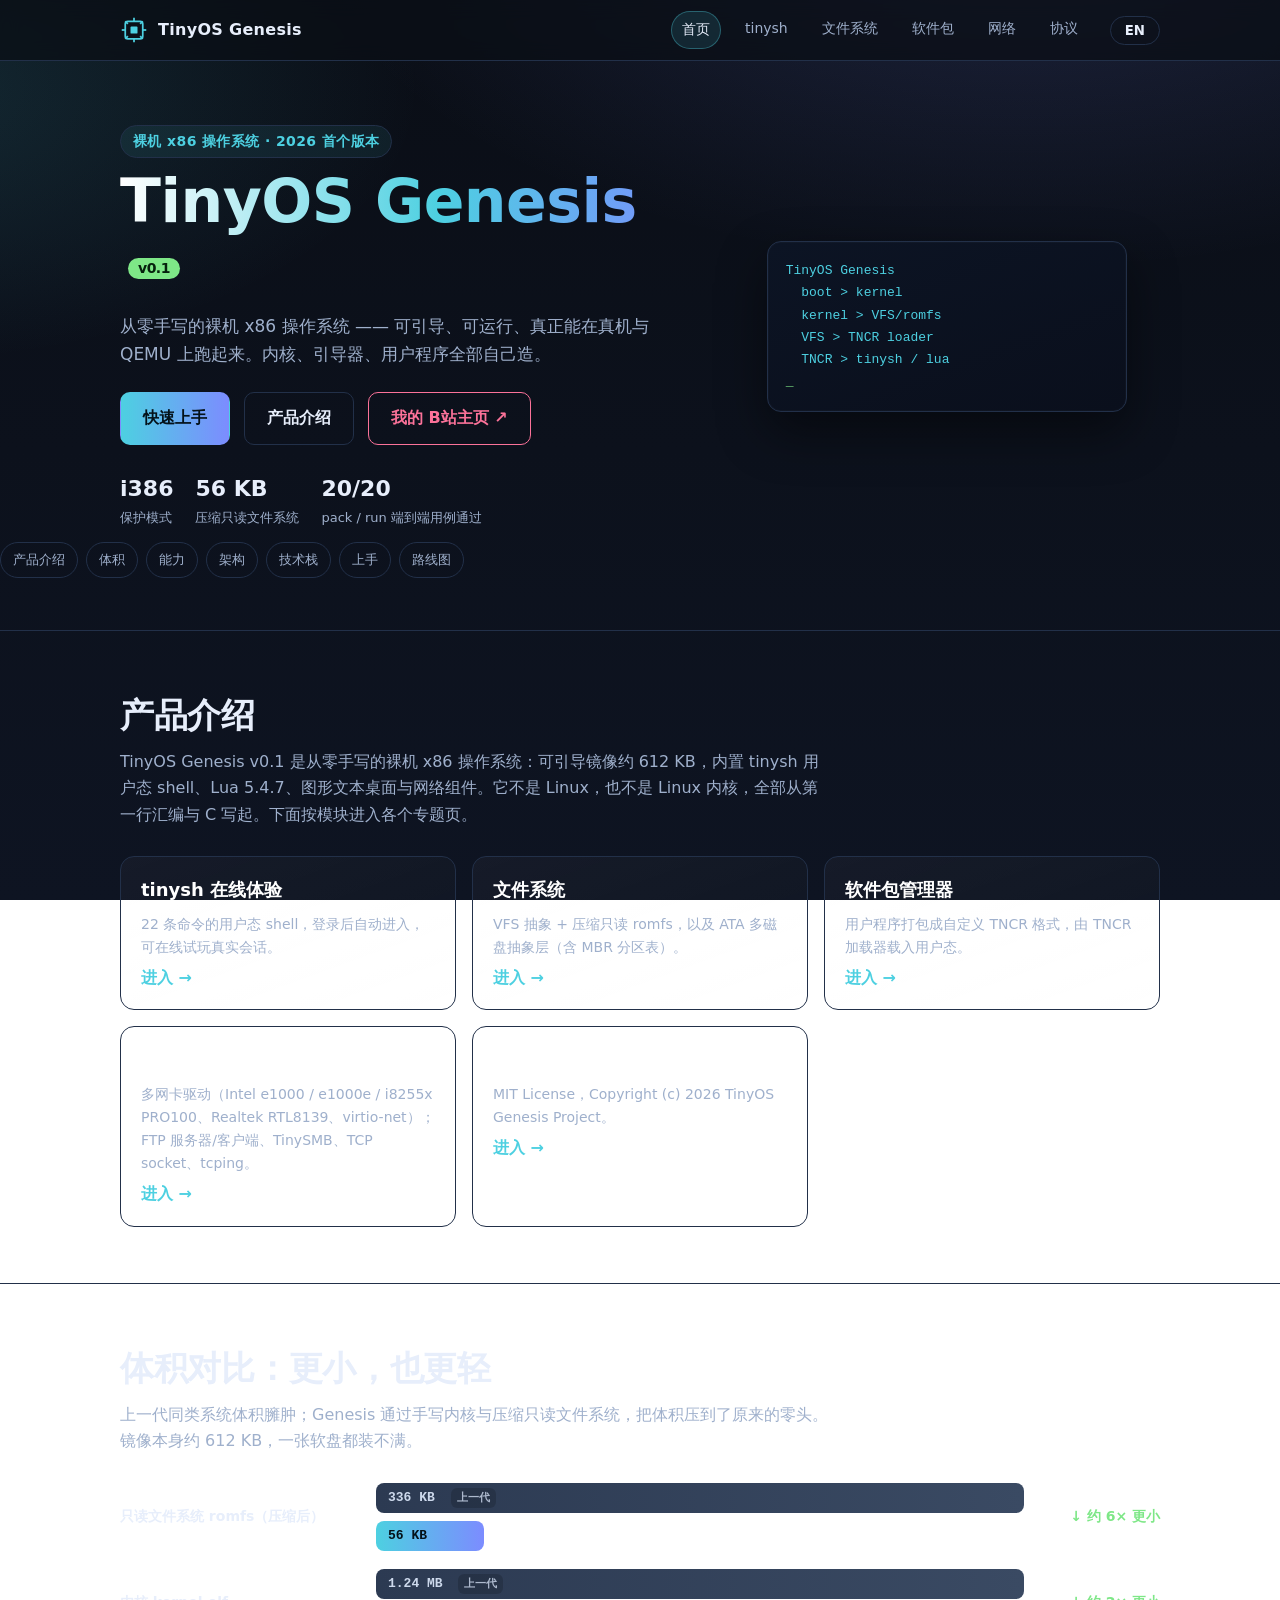
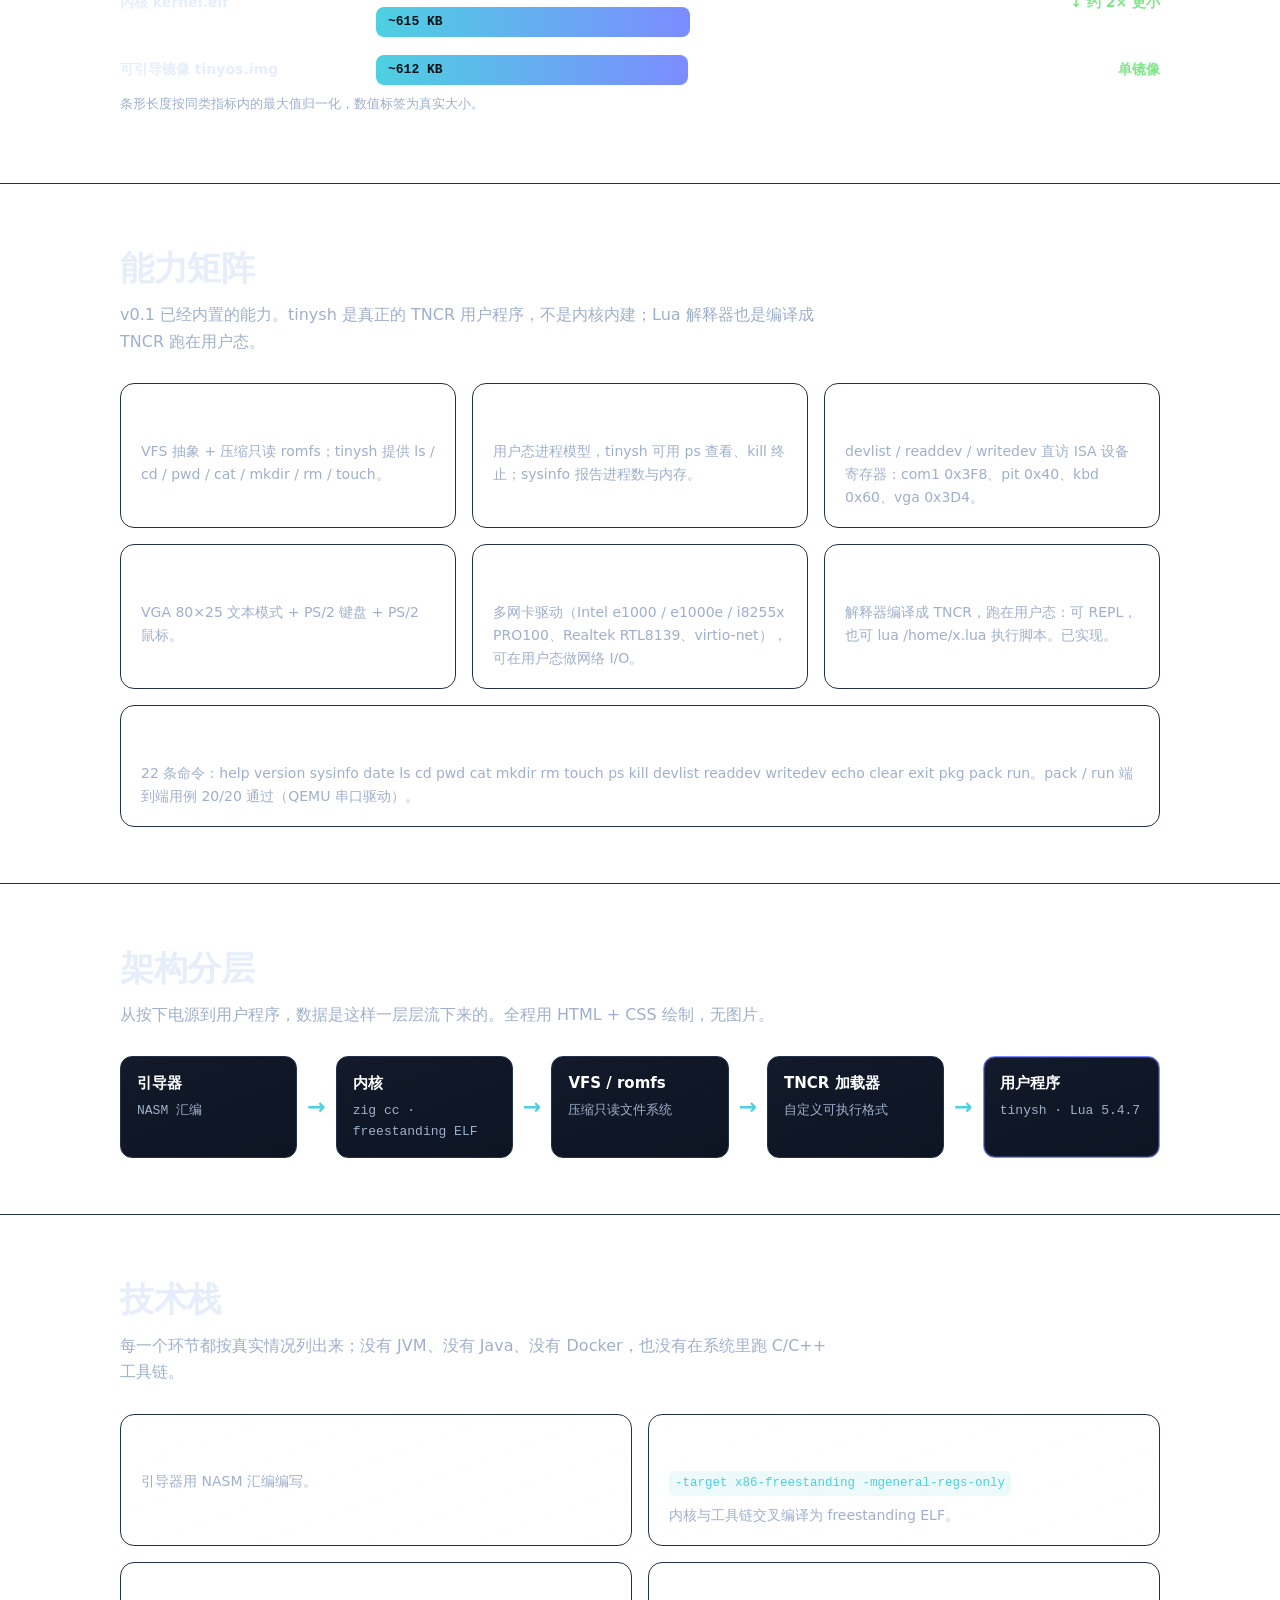
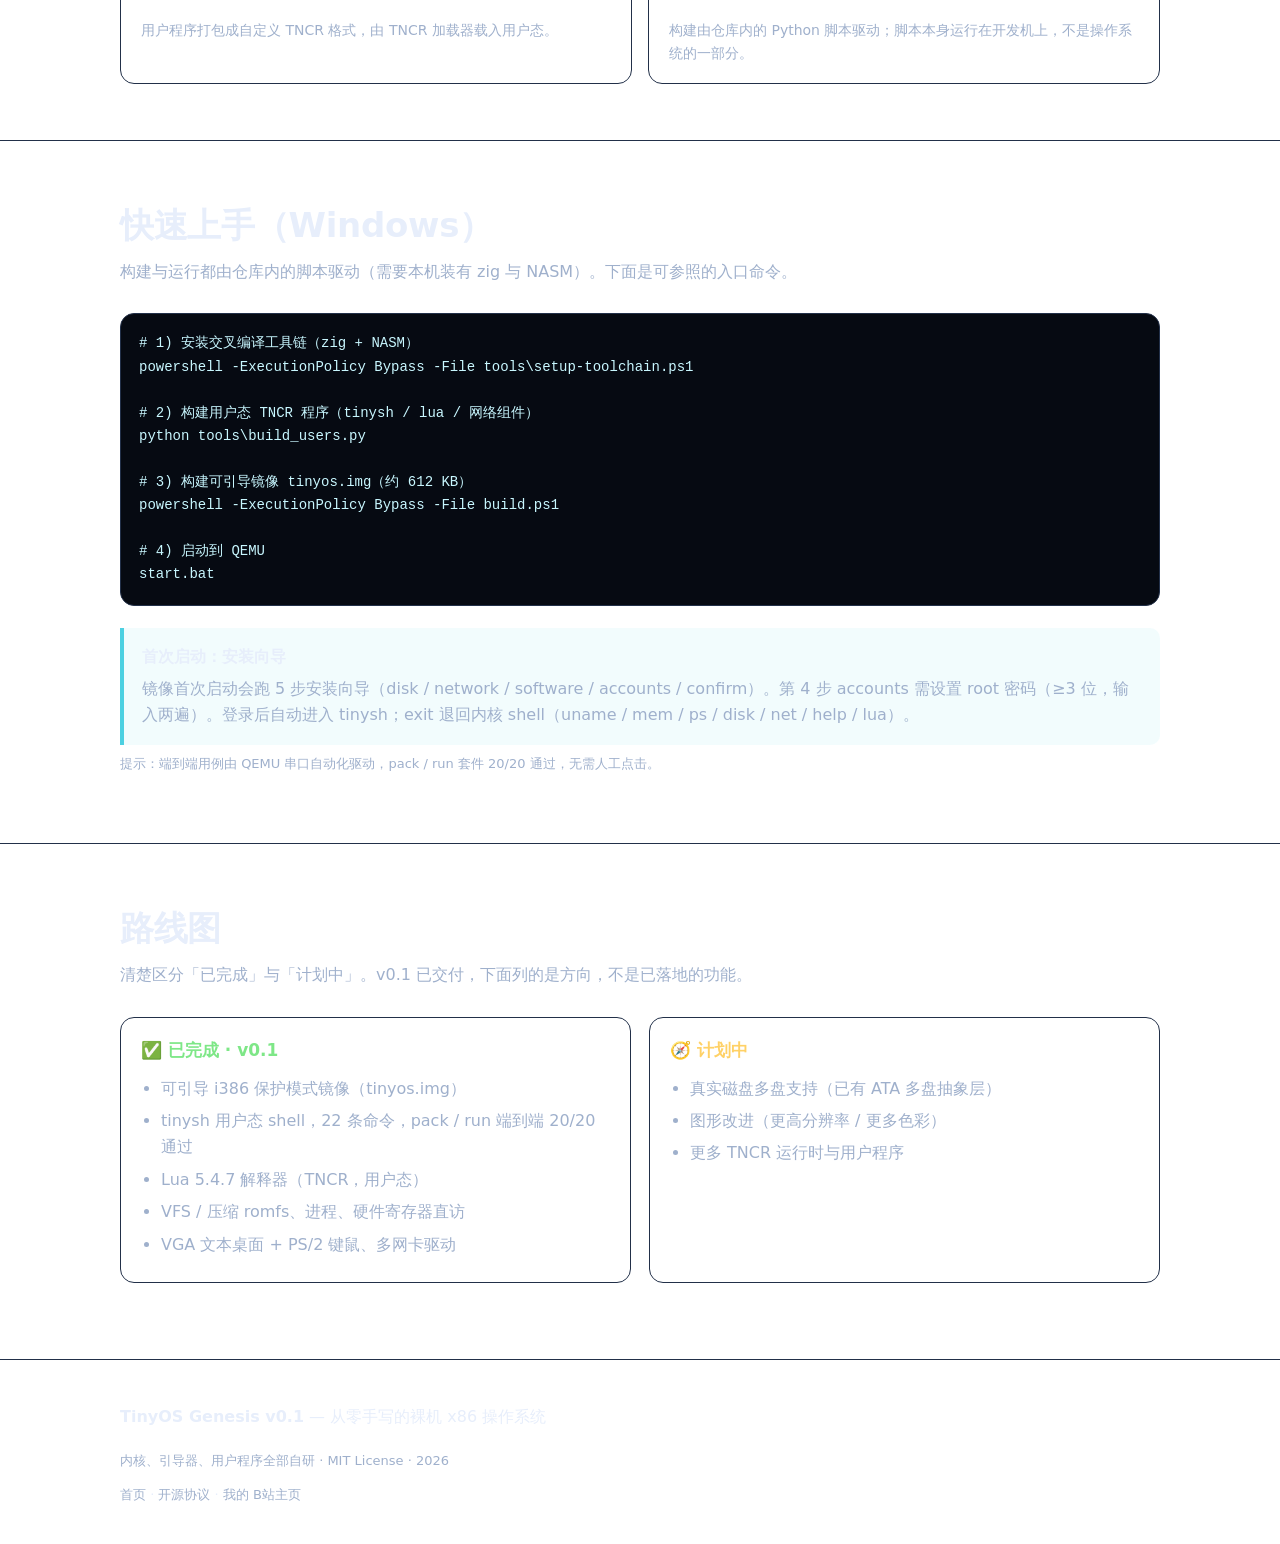
<file: index.html>
<!DOCTYPE html>
<html lang="zh-CN">
<head>
  <meta charset="UTF-8" />
  <meta name="viewport" content="width=device-width, initial-scale=1.0" />
  <meta name="description" content="TinyOS Genesis v0.1 — a from-scratch, bootable bare-metal x86 (i386) operating system. Product overview, size, capabilities, architecture, stack and quick start." />
  <title>TinyOS Genesis v0.1 · 首页 / 产品介绍</title>
  <link rel="stylesheet" href="style.css" />
</head>
<body>
  <a class="skip-link" href="#main" data-zh="跳到主内容" data-en="Skip to main content">跳到主内容</a>

  <header class="site-header">
    <div class="wrap header-inner">
      <a class="brand" href="index.html" aria-label="TinyOS Genesis home">
        <svg class="brand-logo" width="28" height="28" viewBox="0 0 32 32" role="img" aria-hidden="true">
          <rect x="6" y="6" width="20" height="20" rx="3" fill="none" stroke="currentColor" stroke-width="2"/>
          <rect x="12" y="12" width="8" height="8" rx="1" fill="currentColor"/>
          <g stroke="currentColor" stroke-width="2">
            <line x1="16" y1="2" x2="16" y2="6"/><line x1="16" y1="26" x2="16" y2="30"/>
            <line x1="2" y1="16" x2="6" y2="16"/><line x1="26" y1="16" x2="30" y2="16"/>
            <line x1="6" y1="6" x2="9" y2="9"/><line x1="26" y1="6" x2="23" y2="9"/>
            <line x1="6" y1="26" x2="9" y2="23"/><line x1="26" y1="26" x2="23" y2="23"/>
          </g>
        </svg>
        <span class="brand-name">TinyOS&nbsp;Genesis</span>
      </a>

      <nav class="site-nav" aria-label="主导航">
        <a href="index.html" aria-current="page" data-zh="首页" data-en="Home">首页</a>
        <a href="tinysh.html" data-zh="tinysh" data-en="tinysh">tinysh</a>
        <a href="filesystem.html" data-zh="文件系统" data-en="Filesystem">文件系统</a>
        <a href="packages.html" data-zh="软件包" data-en="Packages">软件包</a>
        <a href="network.html" data-zh="网络" data-en="Network">网络</a>
        <a href="license.html" data-zh="协议" data-en="License">协议</a>
      </nav>

      <button id="lang-toggle" class="lang-toggle" type="button"
              data-zh="EN" data-en="中文" aria-label="切换语言 / Switch language">EN</button>
    </div>
  </header>

  <main id="main">
    <!-- HERO -->
    <section id="hero" class="hero" aria-labelledby="hero-title">
      <div class="wrap hero-grid">
        <div class="hero-copy">
          <p class="kicker" data-zh="裸机 x86 操作系统 · 2026 首个版本" data-en="Bare-metal x86 OS · first release 2026">裸机 x86 操作系统 · 2026 首个版本</p>
          <h1 id="hero-title">TinyOS&nbsp;Genesis <span class="badge" title="v0.1">v0.1</span></h1>
          <p class="lede" data-zh="从零手写的裸机 x86 操作系统 —— 可引导、可运行、真正能在真机与 QEMU 上跑起来。内核、引导器、用户程序全部自己造。"
                     data-en="A from-scratch bare-metal x86 operating system — bootable, runnable, and genuinely running on real hardware and QEMU. Kernel, bootloader and user programs, all built from the ground up.">从零手写的裸机 x86 操作系统 —— 可引导、可运行、真正能在真机与 QEMU 上跑起来。内核、引导器、用户程序全部自己造。</p>
          <div class="cta-row">
            <a class="btn btn-primary" href="#start" data-zh="快速上手" data-en="Quick start">快速上手</a>
            <a class="btn btn-ghost" href="#intro" data-zh="产品介绍" data-en="Overview">产品介绍</a>
            <a class="btn btn-bilibili" href="https://space.bilibili.com/2139152800?spm_id_from=333.1007.0.0" target="_blank" rel="noopener noreferrer" data-zh="我的 B站主页 ↗" data-en="My Bilibili ↗">我的 B站主页 ↗</a>
          </div>
          <ul class="hero-facts" aria-label="关键事实">
            <li><strong>i386</strong> <span data-zh="保护模式" data-en="protected mode">保护模式</span></li>
            <li><strong>56&nbsp;KB</strong> <span data-zh="压缩只读文件系统" data-en="compressed romfs">压缩只读文件系统</span></li>
            <li><strong>20/20</strong> <span data-zh="pack / run 端到端用例通过" data-en="pack / run end-to-end cases passing">pack / run 端到端用例通过</span></li>
          </ul>
        </div>
        <div class="hero-art" aria-hidden="true">
          <div class="art-frame">
            <pre class="art-term">TinyOS Genesis
  boot &gt; kernel
  kernel &gt; VFS/romfs
  VFS &gt; TNCR loader
  TNCR &gt; tinysh / lua
<span class="art-cursor">_</span></pre>
          </div>
        </div>
      </div>

      <nav class="section-toc wrap" aria-label="本页区块导航">
        <a href="#intro" data-zh="产品介绍" data-en="Overview">产品介绍</a>
        <a href="#size" data-zh="体积" data-en="Size">体积</a>
        <a href="#matrix" data-zh="能力" data-en="Capabilities">能力</a>
        <a href="#arch" data-zh="架构" data-en="Architecture">架构</a>
        <a href="#stack" data-zh="技术栈" data-en="Stack">技术栈</a>
        <a href="#start" data-zh="上手" data-en="Quick Start">上手</a>
        <a href="#roadmap" data-zh="路线图" data-en="Roadmap">路线图</a>
      </nav>
    </section>

    <!-- PRODUCT INTRO (hub) -->
    <section id="intro" class="section" aria-labelledby="intro-title">
      <div class="wrap">
        <h2 id="intro-title" data-zh="产品介绍" data-en="Product overview">产品介绍</h2>
        <p class="section-lead" data-zh="TinyOS Genesis v0.1 是从零手写的裸机 x86 操作系统：可引导镜像约 612 KB，内置 tinysh 用户态 shell、Lua 5.4.7、图形文本桌面与网络组件。它不是 Linux，也不是 Linux 内核，全部从第一行汇编与 C 写起。下面按模块进入各个专题页。"
                               data-en="TinyOS Genesis v0.1 is a from-scratch bare-metal x86 OS: a ~612 KB bootable image shipping the tinysh user-space shell, Lua 5.4.7, a text desktop and networking. It is not Linux and not a Linux kernel — every line starts from assembly and C. Jump into a module below.">TinyOS Genesis v0.1 是从零手写的裸机 x86 操作系统：可引导镜像约 612 KB，内置 tinysh 用户态 shell、Lua 5.4.7、图形文本桌面与网络组件。它不是 Linux，也不是 Linux 内核，全部从第一行汇编与 C 写起。下面按模块进入各个专题页。</p>

        <ul class="matrix">
          <li class="card">
            <h3 data-zh="tinysh 在线体验" data-en="tinysh live">tinysh 在线体验</h3>
            <p data-zh="22 条命令的用户态 shell，登录后自动进入，可在线试玩真实会话。" data-en="The 22-command user-space shell — auto-launched after login; try a real session.">22 条命令的用户态 shell，登录后自动进入，可在线试玩真实会话。</p>
            <a class="card-link" href="tinysh.html" data-zh="进入 →" data-en="Open →">进入 →</a>
          </li>
          <li class="card">
            <h3 data-zh="文件系统" data-en="Filesystem">文件系统</h3>
            <p data-zh="VFS 抽象 + 压缩只读 romfs，以及 ATA 多磁盘抽象层（含 MBR 分区表）。" data-en="VFS abstraction + compressed read-only romfs, plus the ATA multi-disk abstraction (with MBR partition table).">VFS 抽象 + 压缩只读 romfs，以及 ATA 多磁盘抽象层（含 MBR 分区表）。</p>
            <a class="card-link" href="filesystem.html" data-zh="进入 →" data-en="Open →">进入 →</a>
          </li>
          <li class="card">
            <h3 data-zh="软件包管理器" data-en="Packages">软件包管理器</h3>
            <p data-zh="用户程序打包成自定义 TNCR 格式，由 TNCR 加载器载入用户态。" data-en="User programs packaged in the custom TNCR format, loaded into user space by the TNCR loader.">用户程序打包成自定义 TNCR 格式，由 TNCR 加载器载入用户态。</p>
            <a class="card-link" href="packages.html" data-zh="进入 →" data-en="Open →">进入 →</a>
          </li>
          <li class="card">
            <h3 data-zh="网络协议" data-en="Networking">网络协议</h3>
            <p data-zh="多网卡驱动（Intel e1000 / e1000e / i8255x PRO100、Realtek RTL8139、virtio-net）；FTP 服务器/客户端、TinySMB、TCP socket、tcping。" data-en="Multi-NIC drivers (Intel e1000 / e1000e / i8255x PRO100, Realtek RTL8139, virtio-net); FTP server/client, TinySMB, TCP socket, tcping.">多网卡驱动（Intel e1000 / e1000e / i8255x PRO100、Realtek RTL8139、virtio-net）；FTP 服务器/客户端、TinySMB、TCP socket、tcping。</p>
            <a class="card-link" href="network.html" data-zh="进入 →" data-en="Open →">进入 →</a>
          </li>
          <li class="card">
            <h3 data-zh="开源协议" data-en="License">开源协议</h3>
            <p data-zh="MIT License，Copyright (c) 2026 TinyOS Genesis Project。" data-en="MIT License, Copyright (c) 2026 TinyOS Genesis Project.">MIT License，Copyright (c) 2026 TinyOS Genesis Project。</p>
            <a class="card-link" href="license.html" data-zh="进入 →" data-en="Open →">进入 →</a>
          </li>
        </ul>
      </div>
    </section>

    <!-- SIZE -->
    <section id="size" class="section" aria-labelledby="size-title">
      <div class="wrap">
        <h2 id="size-title" data-zh="体积对比：更小，也更轻" data-en="Size comparison: smaller, lighter">体积对比：更小，也更轻</h2>
        <p class="section-lead" data-zh="上一代同类系统体积臃肿；Genesis 通过手写内核与压缩只读文件系统，把体积压到了原来的零头。镜像本身约 612 KB，一张软盘都装不满。"
                               data-en="The previous generation was bloated; Genesis shrinks to a fraction via a hand-written kernel and a compressed read-only filesystem. The bootable image is ~612 KB — less than a single floppy.">上一代同类系统体积臃肿；Genesis 通过手写内核与压缩只读文件系统，把体积压到了原来的零头。镜像本身约 612 KB，一张软盘都装不满。</p>

        <div class="chart" role="img" aria-label="体积对比条形图：romfs 从上一代 336 KB 降到 56 KB；内核从上一代 1.24 MB 降到约 615 KB。">
          <div class="chart-row">
            <div class="chart-label"><span data-zh="只读文件系统 romfs（压缩后）" data-en="Read-only filesystem romfs (compressed)">只读文件系统 romfs（压缩后）</span></div>
            <div class="bars">
              <div class="bar bar-old" style="width:100%">
                <span class="bar-val">336 KB <span class="bar-tag" data-zh="上一代" data-en="prev gen">上一代</span></span>
              </div>
              <div class="bar bar-new" style="width:16.7%">
                <span class="bar-val">56 KB</span>
              </div>
            </div>
            <div class="chart-delta" data-zh="↓ 约 6× 更小" data-en="↓ ~6× smaller">↓ 约 6× 更小</div>
          </div>

          <div class="chart-row">
            <div class="chart-label"><span data-zh="内核 kernel.elf" data-en="Kernel kernel.elf">内核 kernel.elf</span></div>
            <div class="bars">
              <div class="bar bar-old" style="width:100%">
                <span class="bar-val">1.24 MB <span class="bar-tag" data-zh="上一代" data-en="prev gen">上一代</span></span>
              </div>
              <div class="bar bar-new" style="width:48.4%">
                <span class="bar-val">~615 KB</span>
              </div>
            </div>
            <div class="chart-delta" data-zh="↓ 约 2× 更小" data-en="↓ ~2× smaller">↓ 约 2× 更小</div>
          </div>

          <div class="chart-row">
            <div class="chart-label"><span data-zh="可引导镜像 tinyos.img" data-en="Bootable image tinyos.img">可引导镜像 tinyos.img</span></div>
            <div class="bars">
              <div class="bar bar-new solo" style="width:48.2%">
                <span class="bar-val">~612 KB</span>
              </div>
            </div>
            <div class="chart-delta" data-zh="单镜像" data-en="single image">单镜像</div>
          </div>
        </div>

        <p class="chart-note" data-zh="条形长度按同类指标内的最大值归一化，数值标签为真实大小。"
                           data-en="Bar lengths are normalized to the maximum within each metric; the labels show the real sizes.">条形长度按同类指标内的最大值归一化，数值标签为真实大小。</p>
      </div>
    </section>

    <section id="matrix" class="section" aria-labelledby="matrix-title">
      <div class="wrap">
        <h2 id="matrix-title" data-zh="能力矩阵" data-en="Capability matrix">能力矩阵</h2>
        <p class="section-lead" data-zh="v0.1 已经内置的能力。tinysh 是真正的 TNCR 用户程序，不是内核内建；Lua 解释器也是编译成 TNCR 跑在用户态。"
                               data-en="What v0.1 already ships with. tinysh is a real TNCR user program, not kernel-builtin; the Lua interpreter is also compiled to TNCR and runs in user space.">v0.1 已经内置的能力。tinysh 是真正的 TNCR 用户程序，不是内核内建；Lua 解释器也是编译成 TNCR 跑在用户态。</p>

        <ul class="matrix">
          <li class="card">
            <h3 data-zh="文件系统" data-en="Filesystem">文件系统</h3>
            <p data-zh="VFS 抽象 + 压缩只读 romfs；tinysh 提供 ls / cd / pwd / cat / mkdir / rm / touch。" data-en="VFS abstraction + compressed read-only romfs; tinysh offers ls / cd / pwd / cat / mkdir / rm / touch.">VFS 抽象 + 压缩只读 romfs；tinysh 提供 ls / cd / pwd / cat / mkdir / rm / touch。</p>
          </li>
          <li class="card">
            <h3 data-zh="进程" data-en="Processes">进程</h3>
            <p data-zh="用户态进程模型，tinysh 可用 ps 查看、kill 终止；sysinfo 报告进程数与内存。" data-en="User-space process model; tinysh can list with ps and terminate with kill; sysinfo reports process count and memory.">用户态进程模型，tinysh 可用 ps 查看、kill 终止；sysinfo 报告进程数与内存。</p>
          </li>
          <li class="card">
            <h3 data-zh="硬件寄存器" data-en="Hardware registers">硬件寄存器</h3>
            <p data-zh="devlist / readdev / writedev 直访 ISA 设备寄存器：com1 0x3F8、pit 0x40、kbd 0x60、vga 0x3D4。" data-en="devlist / readdev / writedev directly access ISA device registers: com1 0x3F8, pit 0x40, kbd 0x60, vga 0x3D4.">devlist / readdev / writedev 直访 ISA 设备寄存器：com1 0x3F8、pit 0x40、kbd 0x60、vga 0x3D4。</p>
          </li>
          <li class="card">
            <h3 data-zh="图形桌面" data-en="Graphical desktop">图形桌面</h3>
            <p data-zh="VGA 80×25 文本模式 + PS/2 键盘 + PS/2 鼠标。" data-en="VGA 80×25 text mode + PS/2 keyboard + PS/2 mouse.">VGA 80×25 文本模式 + PS/2 键盘 + PS/2 鼠标。</p>
          </li>
          <li class="card">
            <h3 data-zh="网络" data-en="Networking">网络</h3>
            <p data-zh="多网卡驱动（Intel e1000 / e1000e / i8255x PRO100、Realtek RTL8139、virtio-net），可在用户态做网络 I/O。" data-en="Multi-NIC drivers (Intel e1000 / e1000e / i8255x PRO100, Realtek RTL8139, virtio-net), enabling user-space network I/O.">多网卡驱动（Intel e1000 / e1000e / i8255x PRO100、Realtek RTL8139、virtio-net），可在用户态做网络 I/O。</p>
          </li>
          <li class="card">
            <h3 data-zh="Lua 5.4.7" data-en="Lua 5.4.7">Lua 5.4.7</h3>
            <p data-zh="解释器编译成 TNCR，跑在用户态：可 REPL，也可 lua /home/x.lua 执行脚本。已实现。" data-en="Interpreter compiled to TNCR, running in user space: REPL or lua /home/x.lua to run scripts. Implemented.">解释器编译成 TNCR，跑在用户态：可 REPL，也可 lua /home/x.lua 执行脚本。已实现。</p>
          </li>
          <li class="card card-wide">
            <h3 data-zh="tinysh 用户态 shell" data-en="tinysh user-space shell">tinysh 用户态 shell</h3>
            <p data-zh="22 条命令：help version sysinfo date ls cd pwd cat mkdir rm touch ps kill devlist readdev writedev echo clear exit pkg pack run。pack / run 端到端用例 20/20 通过（QEMU 串口驱动）。"
               data-en="22 commands: help version sysinfo date ls cd pwd cat mkdir rm touch ps kill devlist readdev writedev echo clear exit pkg pack run. The pack / run end-to-end suite passes 20/20, driven over the QEMU serial port.">22 条命令：help version sysinfo date ls cd pwd cat mkdir rm touch ps kill devlist readdev writedev echo clear exit pkg pack run。pack / run 端到端用例 20/20 通过（QEMU 串口驱动）。</p>
          </li>
        </ul>
      </div>
    </section>

    <!-- ARCH -->
    <section id="arch" class="section" aria-labelledby="arch-title">
      <div class="wrap">
        <h2 id="arch-title" data-zh="架构分层" data-en="Architecture layers">架构分层</h2>
        <p class="section-lead" data-zh="从按下电源到用户程序，数据是这样一层层流下来的。全程用 HTML + CSS 绘制，无图片。"
                               data-en="From power-on to a user program, data flows down these layers. Drawn entirely with HTML + CSS — no images.">从按下电源到用户程序，数据是这样一层层流下来的。全程用 HTML + CSS 绘制，无图片。</p>

        <ol class="arch">
          <li class="arch-node">
            <span class="arch-tag" data-zh="引导器" data-en="Bootloader">引导器</span>
            <span class="arch-detail">NASM 汇编</span>
          </li>
          <li class="arch-arrow" aria-hidden="true">→</li>
          <li class="arch-node">
            <span class="arch-tag" data-zh="内核" data-en="Kernel">内核</span>
            <span class="arch-detail">zig cc · freestanding ELF</span>
          </li>
          <li class="arch-arrow" aria-hidden="true">→</li>
          <li class="arch-node">
            <span class="arch-tag" data-zh="VFS / romfs" data-en="VFS / romfs">VFS / romfs</span>
            <span class="arch-detail" data-zh="压缩只读文件系统" data-en="compressed read-only fs">压缩只读文件系统</span>
          </li>
          <li class="arch-arrow" aria-hidden="true">→</li>
          <li class="arch-node">
            <span class="arch-tag" data-zh="TNCR 加载器" data-en="TNCR loader">TNCR 加载器</span>
            <span class="arch-detail" data-zh="自定义可执行格式" data-en="custom executable format">自定义可执行格式</span>
          </li>
          <li class="arch-arrow" aria-hidden="true">→</li>
          <li class="arch-node arch-node-userspace">
            <span class="arch-tag" data-zh="用户程序" data-en="User programs">用户程序</span>
            <span class="arch-detail">tinysh · Lua 5.4.7</span>
          </li>
        </ol>
      </div>
    </section>

    <!-- STACK -->
    <section id="stack" class="section" aria-labelledby="stack-title">
      <div class="wrap">
        <h2 id="stack-title" data-zh="技术栈" data-en="Tech stack">技术栈</h2>
        <p class="section-lead" data-zh="每一个环节都按真实情况列出来；没有 JVM、没有 Java、没有 Docker，也没有在系统里跑 C/C++ 工具链。"
                               data-en="Every piece is listed as it really is; no JVM, no Java, no Docker, and no C/C++ toolchain running inside the OS.">每一个环节都按真实情况列出来；没有 JVM、没有 Java、没有 Docker，也没有在系统里跑 C/C++ 工具链。</p>

        <ul class="stack">
          <li class="card">
            <h3>NASM</h3>
            <p data-zh="引导器用 NASM 汇编编写。" data-en="The bootloader is written in NASM assembly.">引导器用 NASM 汇编编写。</p>
          </li>
          <li class="card">
            <h3>zig cc</h3>
            <p><code>-target x86-freestanding -mgeneral-regs-only</code></p>
            <p data-zh="内核与工具链交叉编译为 freestanding ELF。" data-en="Kernel and toolchain are cross-compiled to freestanding ELF.">内核与工具链交叉编译为 freestanding ELF。</p>
          </li>
          <li class="card">
            <h3>TNCR</h3>
            <p data-zh="用户程序打包成自定义 TNCR 格式，由 TNCR 加载器载入用户态。" data-en="User programs are packaged in the custom TNCR format and loaded into user space by the TNCR loader.">用户程序打包成自定义 TNCR 格式，由 TNCR 加载器载入用户态。</p>
          </li>
          <li class="card">
            <h3>Python（宿主机侧）</h3>
            <p data-zh="构建由仓库内的 Python 脚本驱动；脚本本身运行在开发机上，不是操作系统的一部分。" data-en="The build is driven by Python scripts in the repo; the scripts run on the dev machine, not inside the OS.">构建由仓库内的 Python 脚本驱动；脚本本身运行在开发机上，不是操作系统的一部分。</p>
          </li>
        </ul>
      </div>
    </section>

    <!-- START -->
    <section id="start" class="section" aria-labelledby="start-title">
      <div class="wrap">
        <h2 id="start-title" data-zh="快速上手（Windows）" data-en="Quick start (Windows)">快速上手（Windows）</h2>
        <p class="section-lead" data-zh="构建与运行都由仓库内的脚本驱动（需要本机装有 zig 与 NASM）。下面是可参照的入口命令。"
                               data-en="Build and run are driven by the repo's scripts (zig and NASM are required locally). The entry commands below are a reference.">构建与运行都由仓库内的脚本驱动（需要本机装有 zig 与 NASM）。下面是可参照的入口命令。</p>

        <div class="code-block">
          <pre aria-label="构建与启动命令"><code># 1) 安装交叉编译工具链（zig + NASM）
powershell -ExecutionPolicy Bypass -File tools\setup-toolchain.ps1

# 2) 构建用户态 TNCR 程序（tinysh / lua / 网络组件）
python tools\build_users.py

# 3) 构建可引导镜像 tinyos.img（约 612 KB）
powershell -ExecutionPolicy Bypass -File build.ps1

# 4) 启动到 QEMU
start.bat</code></pre>
        </div>

        <div class="callout" role="note">
          <h3 data-zh="首次启动：安装向导" data-en="First boot: install wizard">首次启动：安装向导</h3>
          <p data-zh="镜像首次启动会跑 5 步安装向导（disk / network / software / accounts / confirm）。第 4 步 accounts 需设置 root 密码（≥3 位，输入两遍）。登录后自动进入 tinysh；exit 退回内核 shell（uname / mem / ps / disk / net / help / lua）。"
             data-en="On first boot the image runs a 5-step install wizard (disk / network / software / accounts / confirm). Step 4 (accounts) asks for the root password (>=3 chars, typed twice). After login you land in tinysh; `exit` drops back to the kernel shell (uname / mem / ps / disk / net / help / lua).">镜像首次启动会跑 5 步安装向导（disk / network / software / accounts / confirm）。第 4 步 accounts 需设置 root 密码（≥3 位，输入两遍）。登录后自动进入 tinysh；exit 退回内核 shell（uname / mem / ps / disk / net / help / lua）。</p>
        </div>

        <p class="chart-note" data-zh="提示：端到端用例由 QEMU 串口自动化驱动，pack / run 套件 20/20 通过，无需人工点击。"
                           data-en="Note: end-to-end cases run via QEMU serial automation; the pack / run suite passes 20/20 with no manual clicks.">提示：端到端用例由 QEMU 串口自动化驱动，pack / run 套件 20/20 通过，无需人工点击。</p>
      </div>
    </section>

    <!-- ROADMAP -->
    <section id="roadmap" class="section" aria-labelledby="roadmap-title">
      <div class="wrap">
        <h2 id="roadmap-title" data-zh="路线图" data-en="Roadmap">路线图</h2>
        <p class="section-lead" data-zh="清楚区分「已完成」与「计划中」。v0.1 已交付，下面列的是方向，不是已落地的功能。"
                               data-en="A clear split between “done” and “planned”. v0.1 is shipped; what follows are directions, not landed features.">清楚区分「已完成」与「计划中」。v0.1 已交付，下面列的是方向，不是已落地的功能。</p>

        <div class="roadmap">
          <div class="roadmap-col">
            <h3 class="done-head" data-zh="✅ 已完成 · v0.1" data-en="✅ Done · v0.1">✅ 已完成 · v0.1</h3>
            <ul class="done-list">
              <li data-zh="可引导 i386 保护模式镜像（tinyos.img）" data-en="Bootable i386 protected-mode image (tinyos.img)">可引导 i386 保护模式镜像（tinyos.img）</li>
              <li data-zh="tinysh 用户态 shell，22 条命令，pack / run 端到端 20/20 通过" data-en="tinysh user-space shell, 22 commands, pack / run end-to-end 20/20 passing">tinysh 用户态 shell，22 条命令，pack / run 端到端 20/20 通过</li>
              <li data-zh="Lua 5.4.7 解释器（TNCR，用户态）" data-en="Lua 5.4.7 interpreter (TNCR, user space)">Lua 5.4.7 解释器（TNCR，用户态）</li>
              <li data-zh="VFS / 压缩 romfs、进程、硬件寄存器直访" data-en="VFS / compressed romfs, processes, direct hardware-register access">VFS / 压缩 romfs、进程、硬件寄存器直访</li>
              <li data-zh="VGA 文本桌面 + PS/2 键鼠、多网卡驱动" data-en="VGA text desktop + PS/2 keyboard/mouse, multi-NIC drivers">VGA 文本桌面 + PS/2 键鼠、多网卡驱动</li>
            </ul>
          </div>
          <div class="roadmap-col">
            <h3 class="plan-head" data-zh="🧭 计划中" data-en="🧭 Planned">🧭 计划中</h3>
            <ul class="plan-list">
              <li data-zh="真实磁盘多盘支持（已有 ATA 多盘抽象层）" data-en="Real multi-disk support (ATA multi-disk abstraction already exists)">真实磁盘多盘支持（已有 ATA 多盘抽象层）</li>
              <li data-zh="图形改进（更高分辨率 / 更多色彩）" data-en="Graphics improvements (higher resolution / more color)">图形改进（更高分辨率 / 更多色彩）</li>
              <li data-zh="更多 TNCR 运行时与用户程序" data-en="More TNCR runtimes and user programs">更多 TNCR 运行时与用户程序</li>
            </ul>
          </div>
        </div>
      </div>
    </section>
  </main>

  <footer class="site-footer">
    <div class="wrap footer-inner">
      <p><strong>TinyOS Genesis v0.1</strong> — <span data-zh="从零手写的裸机 x86 操作系统" data-en="a from-scratch bare-metal x86 OS">从零手写的裸机 x86 操作系统</span></p>
      <p class="footer-meta" data-zh="内核、引导器、用户程序全部自研 · MIT License · 2026" data-en="kernel, bootloader and user programs all built in-house · MIT License · 2026">内核、引导器、用户程序全部自研 · MIT License · 2026</p>
      <p class="footer-links"><a href="index.html" data-zh="首页" data-en="Home">首页</a> · <a href="license.html" data-zh="开源协议" data-en="License">开源协议</a> · <a href="https://space.bilibili.com/2139152800?spm_id_from=333.1007.0.0" target="_blank" rel="noopener noreferrer" data-zh="我的 B站主页" data-en="My Bilibili">我的 B站主页</a></p>
    </div>
  </footer>

  <script src="app.js" defer></script>
</body>
</html>
</file>
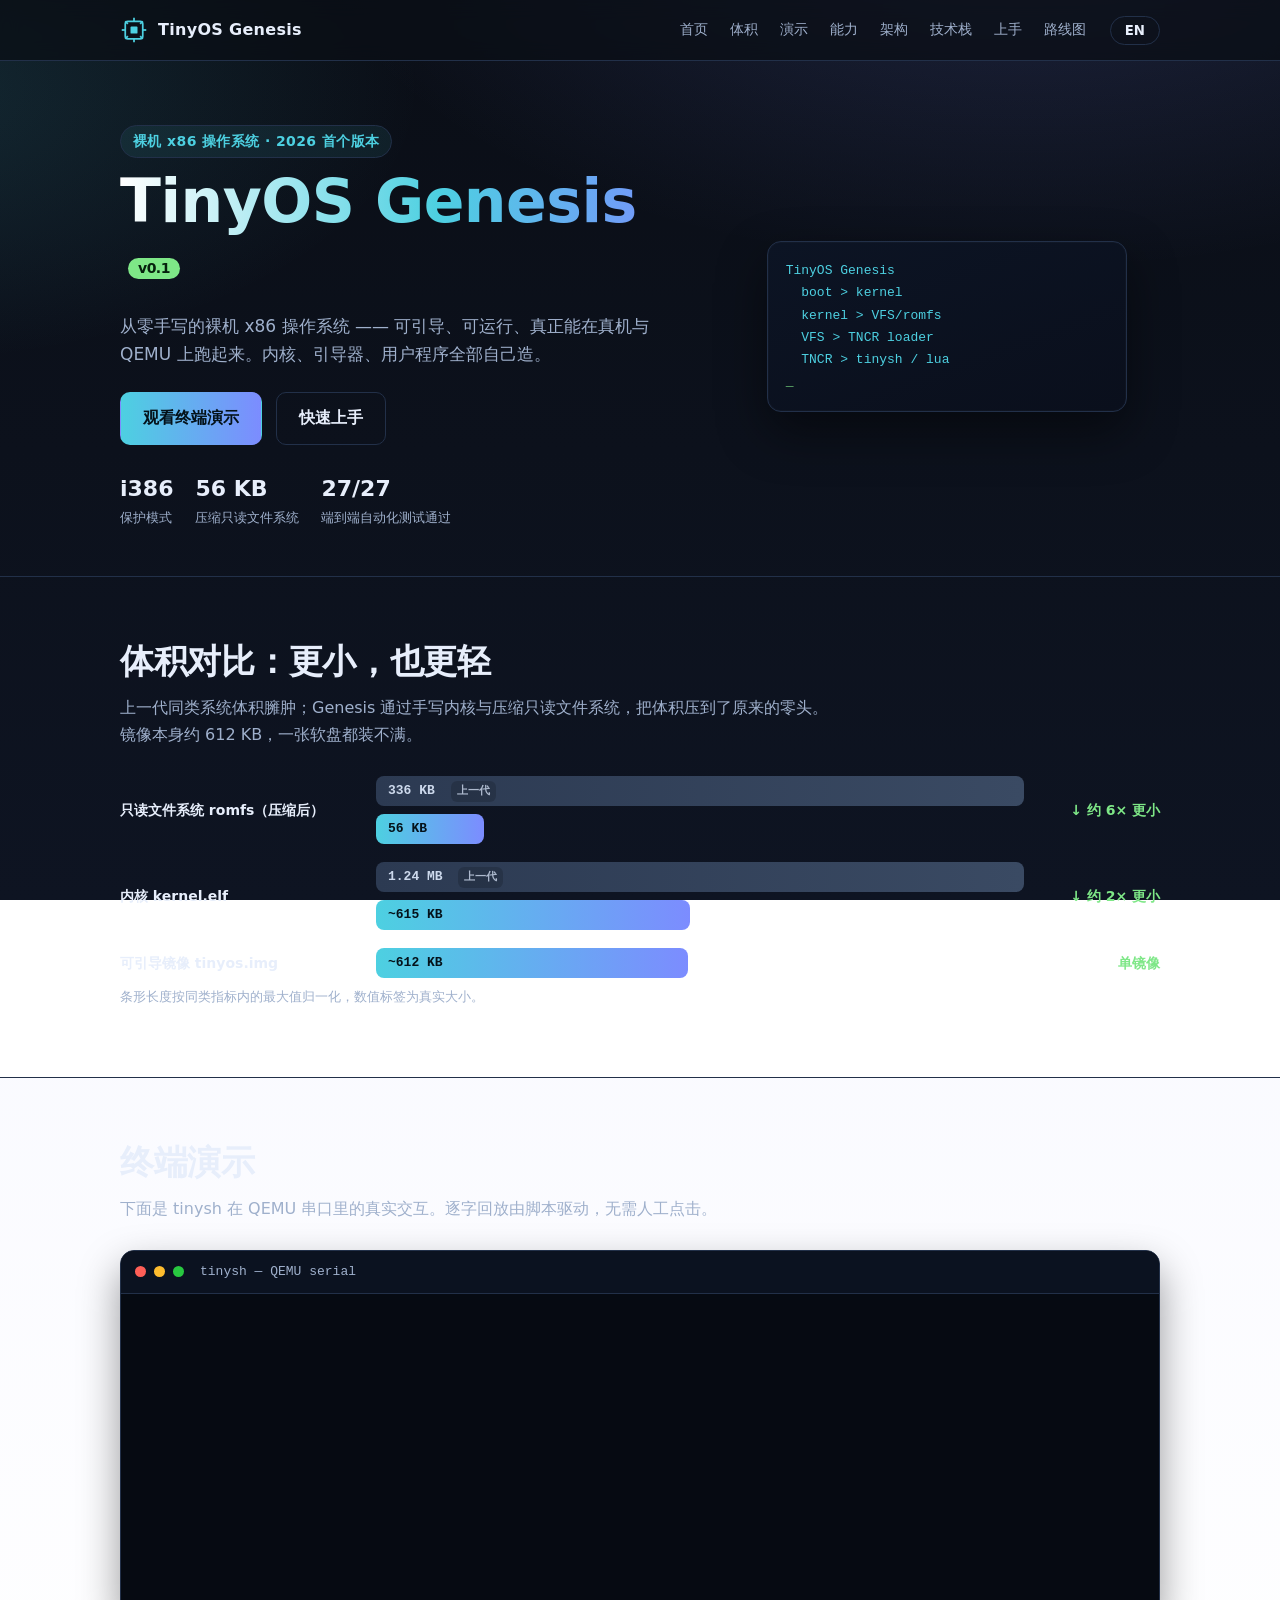
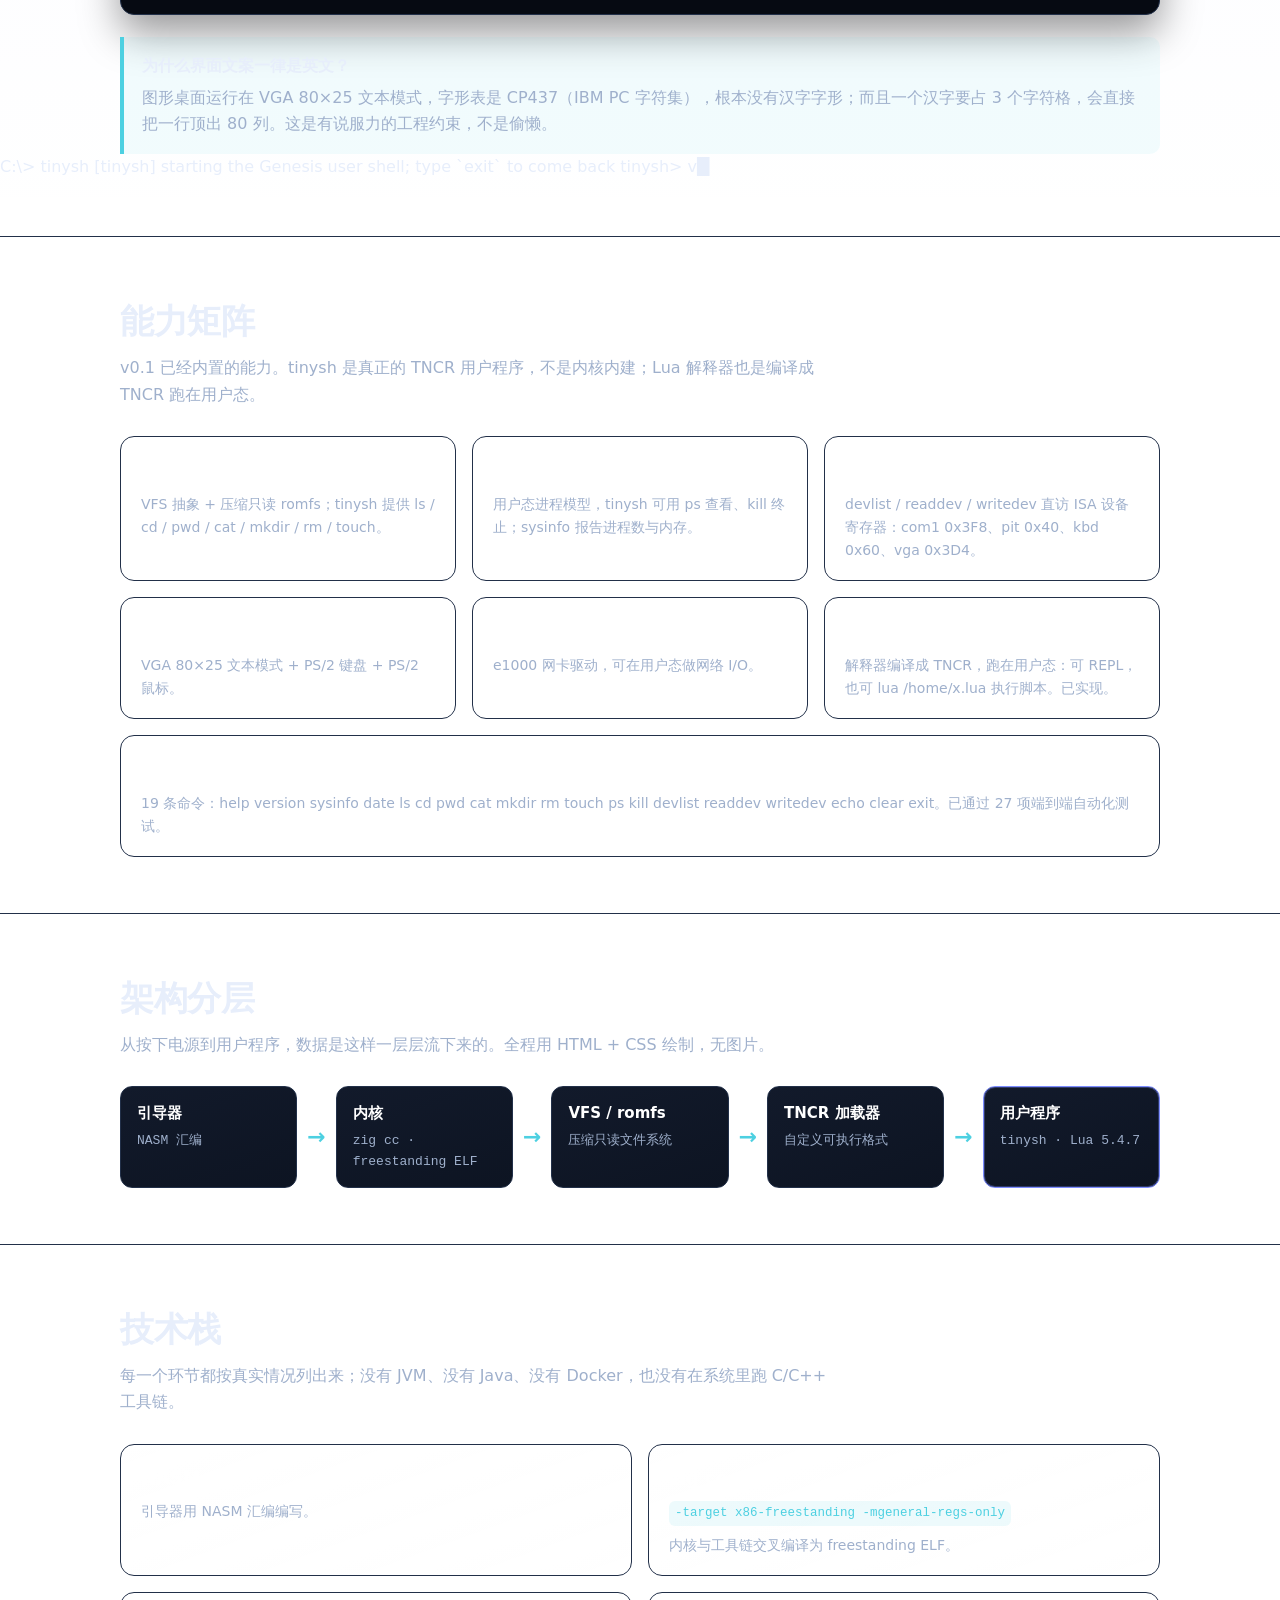
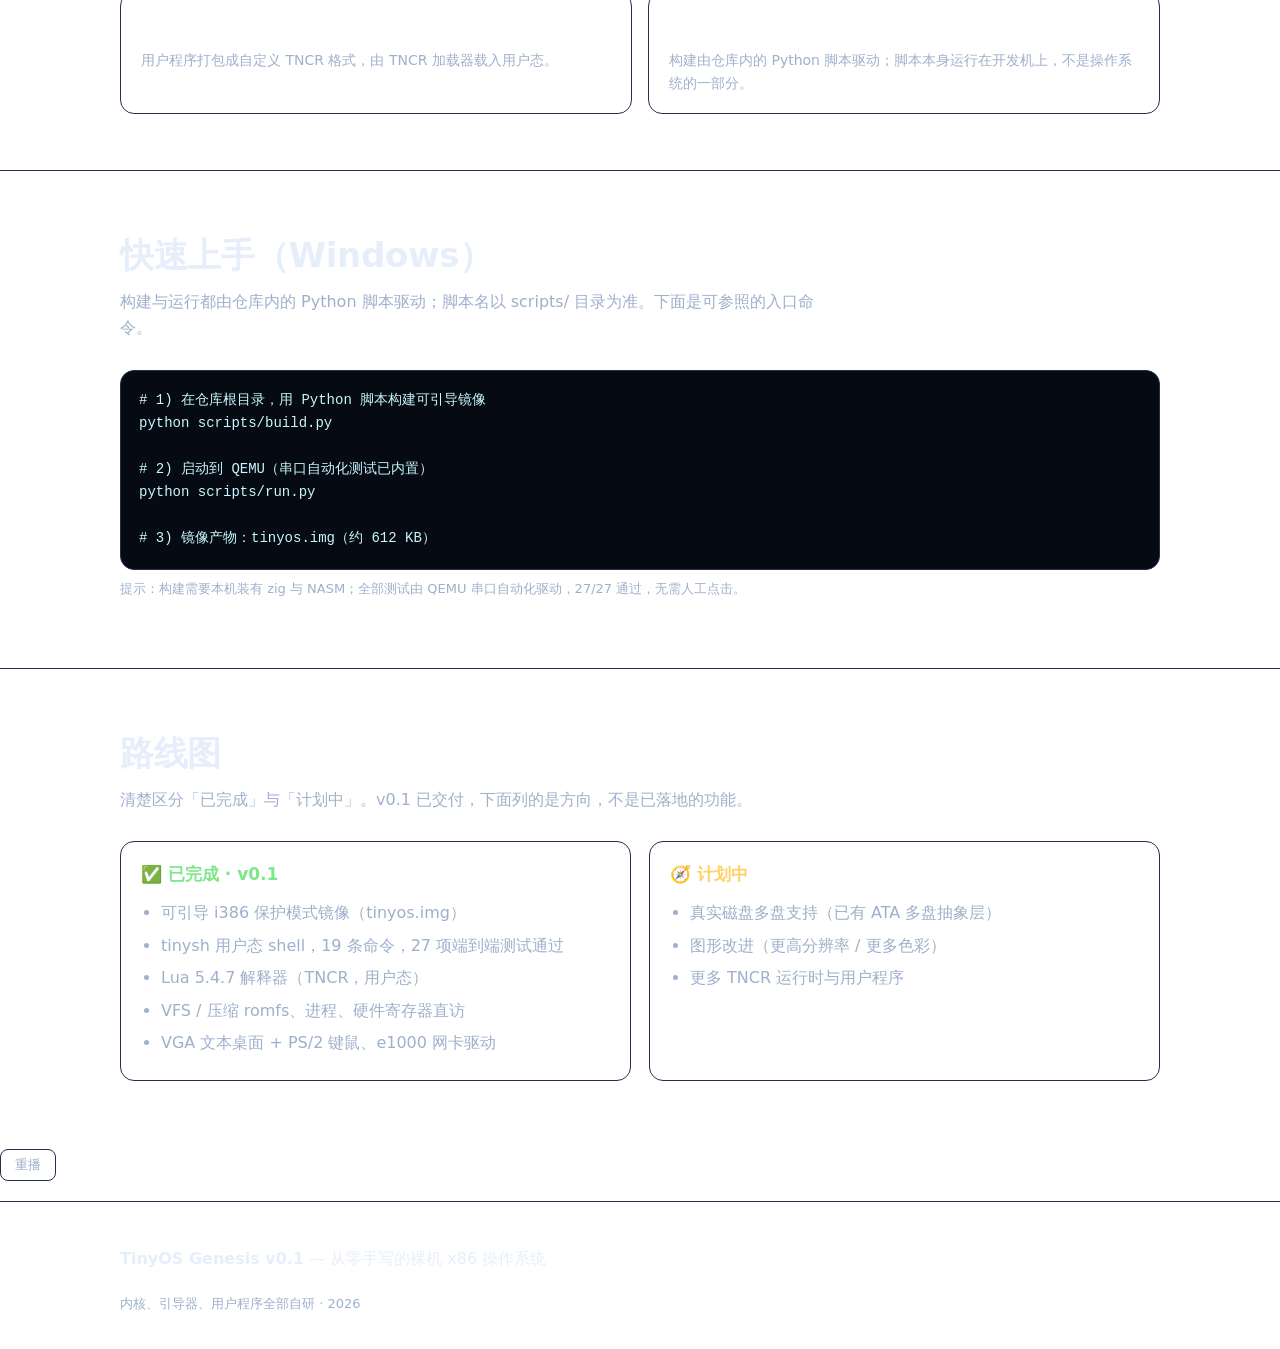
<file: page/index.html>
<!DOCTYPE html>
<html lang="zh-CN">
<head>
  <meta charset="UTF-8" />
  <meta name="viewport" content="width=device-width, initial-scale=1.0" />
  <meta name="description" content="TinyOS Genesis v0.1 — a from-scratch, bootable bare-metal x86 (i386) operating system." />
  <title>TinyOS Genesis v0.1</title>
  <link rel="stylesheet" href="style.css" />
</head>
<body>
  <a class="skip-link" href="#main" data-zh="跳到主内容" data-en="Skip to main content">跳到主内容</a>

  <header class="site-header">
    <div class="wrap header-inner">
      <a class="brand" href="#hero" aria-label="TinyOS Genesis home">
        <svg class="brand-logo" width="28" height="28" viewBox="0 0 32 32" role="img" aria-hidden="true">
          <rect x="6" y="6" width="20" height="20" rx="3" fill="none" stroke="currentColor" stroke-width="2"/>
          <rect x="12" y="12" width="8" height="8" rx="1" fill="currentColor"/>
          <g stroke="currentColor" stroke-width="2">
            <line x1="16" y1="2" x2="16" y2="6"/><line x1="16" y1="26" x2="16" y2="30"/>
            <line x1="2" y1="16" x2="6" y2="16"/><line x1="26" y1="16" x2="30" y2="16"/>
            <line x1="6" y1="6" x2="9" y2="9"/><line x1="26" y1="6" x2="23" y2="9"/>
            <line x1="6" y1="26" x2="9" y2="23"/><line x1="26" y1="26" x2="23" y2="23"/>
          </g>
        </svg>
        <span class="brand-name">TinyOS&nbsp;Genesis</span>
      </a>

      <nav class="site-nav" aria-label="主导航">
        <a href="#hero" data-zh="首页" data-en="Home">首页</a>
        <a href="#size" data-zh="体积" data-en="Size">体积</a>
        <a href="#demo" data-zh="演示" data-en="Demo">演示</a>
        <a href="#matrix" data-zh="能力" data-en="Capabilities">能力</a>
        <a href="#arch" data-zh="架构" data-en="Architecture">架构</a>
        <a href="#stack" data-zh="技术栈" data-en="Stack">技术栈</a>
        <a href="#start" data-zh="上手" data-en="Quick Start">上手</a>
        <a href="#roadmap" data-zh="路线图" data-en="Roadmap">路线图</a>
      </nav>

      <button id="lang-toggle" class="lang-toggle" type="button"
              data-zh="EN" data-en="中文" aria-label="切换语言 / Switch language">EN</button>
    </div>
  </header>

  <main id="main">
    <!-- HERO -->
    <section id="hero" class="hero" aria-labelledby="hero-title">
      <div class="wrap hero-grid">
        <div class="hero-copy">
          <p class="kicker" data-zh="裸机 x86 操作系统 · 2026 首个版本" data-en="Bare-metal x86 OS · first release 2026">裸机 x86 操作系统 · 2026 首个版本</p>
          <h1 id="hero-title">TinyOS&nbsp;Genesis <span class="badge" title="v0.1">v0.1</span></h1>
          <p class="lede" data-zh="从零手写的裸机 x86 操作系统 —— 可引导、可运行、真正能在真机与 QEMU 上跑起来。内核、引导器、用户程序全部自己造。"
                     data-en="A from-scratch bare-metal x86 operating system — bootable, runnable, and genuinely running on real hardware and QEMU. Kernel, bootloader and user programs, all built from the ground up.">从零手写的裸机 x86 操作系统 —— 可引导、可运行、真正能在真机与 QEMU 上跑起来。内核、引导器、用户程序全部自己造。</p>
          <div class="cta-row">
            <a class="btn btn-primary" href="#demo" data-zh="观看终端演示" data-en="View terminal demo">观看终端演示</a>
            <a class="btn btn-ghost" href="#start" data-zh="快速上手" data-en="Quick start">快速上手</a>
          </div>
          <ul class="hero-facts" aria-label="关键事实">
            <li><strong>i386</strong> <span data-zh="保护模式" data-en="protected mode">保护模式</span></li>
            <li><strong>56&nbsp;KB</strong> <span data-zh="压缩只读文件系统" data-en="compressed romfs">压缩只读文件系统</span></li>
            <li><strong>27/27</strong> <span data-zh="端到端自动化测试通过" data-en="end-to-end tests passing">端到端自动化测试通过</span></li>
          </ul>
        </div>
        <div class="hero-art" aria-hidden="true">
          <div class="art-frame">
            <pre class="art-term">TinyOS Genesis
  boot &gt; kernel
  kernel &gt; VFS/romfs
  VFS &gt; TNCR loader
  TNCR &gt; tinysh / lua
<span class="art-cursor">_</span></pre>
          </div>
        </div>
      </div>
    </section>

    <!-- SIZE -->
    <section id="size" class="section" aria-labelledby="size-title">
      <div class="wrap">
        <h2 id="size-title" data-zh="体积对比：更小，也更轻" data-en="Size comparison: smaller, lighter">体积对比：更小，也更轻</h2>
        <p class="section-lead" data-zh="上一代同类系统体积臃肿；Genesis 通过手写内核与压缩只读文件系统，把体积压到了原来的零头。镜像本身约 612 KB，一张软盘都装不满。"
                               data-en="The previous generation was bloated; Genesis shrinks to a fraction via a hand-written kernel and a compressed read-only filesystem. The bootable image is ~612 KB — less than a single floppy.">上一代同类系统体积臃肿；Genesis 通过手写内核与压缩只读文件系统，把体积压到了原来的零头。镜像本身约 612 KB，一张软盘都装不满。</p>

        <div class="chart" role="img" aria-label="体积对比条形图：romfs 从上一代 336 KB 降到 56 KB；内核从上一代 1.24 MB 降到约 615 KB。">
          <div class="chart-row">
            <div class="chart-label"><span data-zh="只读文件系统 romfs（压缩后）" data-en="Read-only filesystem romfs (compressed)">只读文件系统 romfs（压缩后）</span></div>
            <div class="bars">
              <div class="bar bar-old" style="width:100%">
                <span class="bar-val">336 KB <span class="bar-tag" data-zh="上一代" data-en="prev gen">上一代</span></span>
              </div>
              <div class="bar bar-new" style="width:16.7%">
                <span class="bar-val">56 KB</span>
              </div>
            </div>
            <div class="chart-delta" data-zh="↓ 约 6× 更小" data-en="↓ ~6× smaller">↓ 约 6× 更小</div>
          </div>

          <div class="chart-row">
            <div class="chart-label"><span data-zh="内核 kernel.elf" data-en="Kernel kernel.elf">内核 kernel.elf</span></div>
            <div class="bars">
              <div class="bar bar-old" style="width:100%">
                <span class="bar-val">1.24 MB <span class="bar-tag" data-zh="上一代" data-en="prev gen">上一代</span></span>
              </div>
              <div class="bar bar-new" style="width:48.4%">
                <span class="bar-val">~615 KB</span>
              </div>
            </div>
            <div class="chart-delta" data-zh="↓ 约 2× 更小" data-en="↓ ~2× smaller">↓ 约 2× 更小</div>
          </div>

          <div class="chart-row">
            <div class="chart-label"><span data-zh="可引导镜像 tinyos.img" data-en="Bootable image tinyos.img">可引导镜像 tinyos.img</span></div>
            <div class="bars">
              <div class="bar bar-new solo" style="width:48.2%">
                <span class="bar-val">~612 KB</span>
              </div>
            </div>
            <div class="chart-delta" data-zh="单镜像" data-en="single image">单镜像</div>
          </div>
        </div>

        <p class="chart-note" data-zh="条形长度按同类指标内的最大值归一化，数值标签为真实大小。"
                           data-en="Bar lengths are normalized to the maximum within each metric; the labels show the real sizes.">条形长度按同类指标内的最大值归一化，数值标签为真实大小。</p>
      </div>
    </section>

    <!-- DEMO -->
    <section id="demo" class="section section-term" aria-labelledby="demo-title">
      <div class="wrap">
        <h2 id="demo-title" data-zh="终端演示" data-en="Terminal demo">终端演示</h2>
        <p class="section-lead" data-zh="下面是 tinysh 在 QEMU 串口里的真实交互。逐字回放由脚本驱动，无需人工点击。"
                               data-en="Below is a real tinysh session over the QEMU serial port. The playback is script-driven — no manual clicks.">下面是 tinysh 在 QEMU 串口里的真实交互。逐字回放由脚本驱动，无需人工点击。</p>

        <div class="term" role="img" aria-label="tinysh 终端会话实录">
          <div class="term-bar" aria-hidden="true">
            <span class="dot"></span><span class="dot"></span><span class="dot"></span>
            <span class="term-title">tinysh — QEMU serial</span>
          </div>
          <pre id="demo" class="term-body" tabindex="0" aria-label="终端输出（打字机效果由 app.js 填充）"></pre>
        </div>

        <div class="callout" role="note">
          <h3 data-zh="为什么界面文案一律是英文？" data-en="Why is all on-screen text English?">为什么界面文案一律是英文？</h3>
          <p data-zh="图形桌面运行在 VGA 80×25 文本模式，字形表是 CP437（IBM PC 字符集），根本没有汉字字形；而且一个汉字要占 3 个字符格，会直接把一行顶出 80 列。这是有说服力的工程约束，不是偷懒。"
             data-en="The desktop runs in VGA 80×25 text mode using the CP437 (IBM PC) glyph table, which has no Chinese glyphs; and a single Chinese character takes 3 cells, which would push a line past the 80-column limit. That is a real engineering constraint, not laziness.">图形桌面运行在 VGA 80×25 文本模式，字形表是 CP437（IBM PC 字符集），根本没有汉字字形；而且一个汉字要占 3 个字符格，会直接把一行顶出 80 列。这是有说服力的工程约束，不是偷懒。</p>
        </div>
      </div>
    </section>

    <!-- MATRIX -->
    <section id="matrix" class="section" aria-labelledby="matrix-title">
      <div class="wrap">
        <h2 id="matrix-title" data-zh="能力矩阵" data-en="Capability matrix">能力矩阵</h2>
        <p class="section-lead" data-zh="v0.1 已经内置的能力。tinysh 是真正的 TNCR 用户程序，不是内核内建；Lua 解释器也是编译成 TNCR 跑在用户态。"
                               data-en="What v0.1 already ships with. tinysh is a real TNCR user program, not kernel-builtin; the Lua interpreter is also compiled to TNCR and runs in user space.">v0.1 已经内置的能力。tinysh 是真正的 TNCR 用户程序，不是内核内建；Lua 解释器也是编译成 TNCR 跑在用户态。</p>

        <ul class="matrix">
          <li class="card">
            <h3 data-zh="文件系统" data-en="Filesystem">文件系统</h3>
            <p data-zh="VFS 抽象 + 压缩只读 romfs；tinysh 提供 ls / cd / pwd / cat / mkdir / rm / touch。" data-en="VFS abstraction + compressed read-only romfs; tinysh offers ls / cd / pwd / cat / mkdir / rm / touch.">VFS 抽象 + 压缩只读 romfs；tinysh 提供 ls / cd / pwd / cat / mkdir / rm / touch。</p>
          </li>
          <li class="card">
            <h3 data-zh="进程" data-en="Processes">进程</h3>
            <p data-zh="用户态进程模型，tinysh 可用 ps 查看、kill 终止；sysinfo 报告进程数与内存。" data-en="User-space process model; tinysh can list with ps and terminate with kill; sysinfo reports process count and memory.">用户态进程模型，tinysh 可用 ps 查看、kill 终止；sysinfo 报告进程数与内存。</p>
          </li>
          <li class="card">
            <h3 data-zh="硬件寄存器" data-en="Hardware registers">硬件寄存器</h3>
            <p data-zh="devlist / readdev / writedev 直访 ISA 设备寄存器：com1 0x3F8、pit 0x40、kbd 0x60、vga 0x3D4。" data-en="devlist / readdev / writedev directly access ISA device registers: com1 0x3F8, pit 0x40, kbd 0x60, vga 0x3D4.">devlist / readdev / writedev 直访 ISA 设备寄存器：com1 0x3F8、pit 0x40、kbd 0x60、vga 0x3D4。</p>
          </li>
          <li class="card">
            <h3 data-zh="图形桌面" data-en="Graphical desktop">图形桌面</h3>
            <p data-zh="VGA 80×25 文本模式 + PS/2 键盘 + PS/2 鼠标。" data-en="VGA 80×25 text mode + PS/2 keyboard + PS/2 mouse.">VGA 80×25 文本模式 + PS/2 键盘 + PS/2 鼠标。</p>
          </li>
          <li class="card">
            <h3 data-zh="网络" data-en="Networking">网络</h3>
            <p data-zh="e1000 网卡驱动，可在用户态做网络 I/O。" data-en="e1000 NIC driver, enabling user-space network I/O.">e1000 网卡驱动，可在用户态做网络 I/O。</p>
          </li>
          <li class="card">
            <h3 data-zh="Lua 5.4.7" data-en="Lua 5.4.7">Lua 5.4.7</h3>
            <p data-zh="解释器编译成 TNCR，跑在用户态：可 REPL，也可 lua /home/x.lua 执行脚本。已实现。" data-en="Interpreter compiled to TNCR, running in user space: REPL or lua /home/x.lua to run scripts. Implemented.">解释器编译成 TNCR，跑在用户态：可 REPL，也可 lua /home/x.lua 执行脚本。已实现。</p>
          </li>
          <li class="card card-wide">
            <h3 data-zh="tinysh 用户态 shell" data-en="tinysh user-space shell">tinysh 用户态 shell</h3>
            <p data-zh="19 条命令：help version sysinfo date ls cd pwd cat mkdir rm touch ps kill devlist readdev writedev echo clear exit。已通过 27 项端到端自动化测试。"
               data-en="19 commands: help version sysinfo date ls cd pwd cat mkdir rm touch ps kill devlist readdev writedev echo clear exit. Passed 27 end-to-end automated tests.">19 条命令：help version sysinfo date ls cd pwd cat mkdir rm touch ps kill devlist readdev writedev echo clear exit。已通过 27 项端到端自动化测试。</p>
          </li>
        </ul>
      </div>
    </section>

    <!-- ARCH -->
    <section id="arch" class="section" aria-labelledby="arch-title">
      <div class="wrap">
        <h2 id="arch-title" data-zh="架构分层" data-en="Architecture layers">架构分层</h2>
        <p class="section-lead" data-zh="从按下电源到用户程序，数据是这样一层层流下来的。全程用 HTML + CSS 绘制，无图片。"
                               data-en="From power-on to a user program, data flows down these layers. Drawn entirely with HTML + CSS — no images.">从按下电源到用户程序，数据是这样一层层流下来的。全程用 HTML + CSS 绘制，无图片。</p>

        <ol class="arch">
          <li class="arch-node">
            <span class="arch-tag" data-zh="引导器" data-en="Bootloader">引导器</span>
            <span class="arch-detail">NASM 汇编</span>
          </li>
          <li class="arch-arrow" aria-hidden="true">→</li>
          <li class="arch-node">
            <span class="arch-tag" data-zh="内核" data-en="Kernel">内核</span>
            <span class="arch-detail">zig cc · freestanding ELF</span>
          </li>
          <li class="arch-arrow" aria-hidden="true">→</li>
          <li class="arch-node">
            <span class="arch-tag" data-zh="VFS / romfs" data-en="VFS / romfs">VFS / romfs</span>
            <span class="arch-detail" data-zh="压缩只读文件系统" data-en="compressed read-only fs">压缩只读文件系统</span>
          </li>
          <li class="arch-arrow" aria-hidden="true">→</li>
          <li class="arch-node">
            <span class="arch-tag" data-zh="TNCR 加载器" data-en="TNCR loader">TNCR 加载器</span>
            <span class="arch-detail" data-zh="自定义可执行格式" data-en="custom executable format">自定义可执行格式</span>
          </li>
          <li class="arch-arrow" aria-hidden="true">→</li>
          <li class="arch-node arch-node-userspace">
            <span class="arch-tag" data-zh="用户程序" data-en="User programs">用户程序</span>
            <span class="arch-detail">tinysh · Lua 5.4.7</span>
          </li>
        </ol>
      </div>
    </section>

    <!-- STACK -->
    <section id="stack" class="section" aria-labelledby="stack-title">
      <div class="wrap">
        <h2 id="stack-title" data-zh="技术栈" data-en="Tech stack">技术栈</h2>
        <p class="section-lead" data-zh="每一个环节都按真实情况列出来；没有 JVM、没有 Java、没有 Docker，也没有在系统里跑 C/C++ 工具链。"
                               data-en="Every piece is listed as it really is; no JVM, no Java, no Docker, and no C/C++ toolchain running inside the OS.">每一个环节都按真实情况列出来；没有 JVM、没有 Java、没有 Docker，也没有在系统里跑 C/C++ 工具链。</p>

        <ul class="stack">
          <li class="card">
            <h3>NASM</h3>
            <p data-zh="引导器用 NASM 汇编编写。" data-en="The bootloader is written in NASM assembly.">引导器用 NASM 汇编编写。</p>
          </li>
          <li class="card">
            <h3>zig cc</h3>
            <p><code>-target x86-freestanding -mgeneral-regs-only</code></p>
            <p data-zh="内核与工具链交叉编译为 freestanding ELF。" data-en="Kernel and toolchain are cross-compiled to freestanding ELF.">内核与工具链交叉编译为 freestanding ELF。</p>
          </li>
          <li class="card">
            <h3>TNCR</h3>
            <p data-zh="用户程序打包成自定义 TNCR 格式，由 TNCR 加载器载入用户态。" data-en="User programs are packaged in the custom TNCR format and loaded into user space by the TNCR loader.">用户程序打包成自定义 TNCR 格式，由 TNCR 加载器载入用户态。</p>
          </li>
          <li class="card">
            <h3>Python（宿主机侧）</h3>
            <p data-zh="构建由仓库内的 Python 脚本驱动；脚本本身运行在开发机上，不是操作系统的一部分。" data-en="The build is driven by Python scripts in the repo; the scripts run on the dev machine, not inside the OS.">构建由仓库内的 Python 脚本驱动；脚本本身运行在开发机上，不是操作系统的一部分。</p>
          </li>
        </ul>
      </div>
    </section>

    <!-- START -->
    <section id="start" class="section" aria-labelledby="start-title">
      <div class="wrap">
        <h2 id="start-title" data-zh="快速上手（Windows）" data-en="Quick start (Windows)">快速上手（Windows）</h2>
        <p class="section-lead" data-zh="构建与运行都由仓库内的 Python 脚本驱动；脚本名以 scripts/ 目录为准。下面是可参照的入口命令。"
                               data-en="Build and run are both driven by Python scripts in the repo; script names follow the scripts/ directory. The entry commands below are a reference.">构建与运行都由仓库内的 Python 脚本驱动；脚本名以 scripts/ 目录为准。下面是可参照的入口命令。</p>

        <div class="code-block">
          <pre aria-label="构建与启动命令"><code># 1) 在仓库根目录，用 Python 脚本构建可引导镜像
python scripts/build.py

# 2) 启动到 QEMU（串口自动化测试已内置）
python scripts/run.py

# 3) 镜像产物：tinyos.img（约 612 KB）</code></pre>
        </div>
        <p class="chart-note" data-zh="提示：构建需要本机装有 zig 与 NASM；全部测试由 QEMU 串口自动化驱动，27/27 通过，无需人工点击。"
                           data-en="Note: the build needs zig and NASM installed locally; all tests run via QEMU serial automation, 27/27 passing, no manual clicks.">提示：构建需要本机装有 zig 与 NASM；全部测试由 QEMU 串口自动化驱动，27/27 通过，无需人工点击。</p>
      </div>
    </section>

    <!-- ROADMAP -->
    <section id="roadmap" class="section" aria-labelledby="roadmap-title">
      <div class="wrap">
        <h2 id="roadmap-title" data-zh="路线图" data-en="Roadmap">路线图</h2>
        <p class="section-lead" data-zh="清楚区分「已完成」与「计划中」。v0.1 已交付，下面列的是方向，不是已落地的功能。"
                               data-en="A clear split between “done” and “planned”. v0.1 is shipped; what follows are directions, not landed features.">清楚区分「已完成」与「计划中」。v0.1 已交付，下面列的是方向，不是已落地的功能。</p>

        <div class="roadmap">
          <div class="roadmap-col">
            <h3 class="done-head" data-zh="✅ 已完成 · v0.1" data-en="✅ Done · v0.1">✅ 已完成 · v0.1</h3>
            <ul class="done-list">
              <li data-zh="可引导 i386 保护模式镜像（tinyos.img）" data-en="Bootable i386 protected-mode image (tinyos.img)">可引导 i386 保护模式镜像（tinyos.img）</li>
              <li data-zh="tinysh 用户态 shell，19 条命令，27 项端到端测试通过" data-en="tinysh user-space shell, 19 commands, 27 end-to-end tests passing">tinysh 用户态 shell，19 条命令，27 项端到端测试通过</li>
              <li data-zh="Lua 5.4.7 解释器（TNCR，用户态）" data-en="Lua 5.4.7 interpreter (TNCR, user space)">Lua 5.4.7 解释器（TNCR，用户态）</li>
              <li data-zh="VFS / 压缩 romfs、进程、硬件寄存器直访" data-en="VFS / compressed romfs, processes, direct hardware-register access">VFS / 压缩 romfs、进程、硬件寄存器直访</li>
              <li data-zh="VGA 文本桌面 + PS/2 键鼠、e1000 网卡驱动" data-en="VGA text desktop + PS/2 keyboard/mouse, e1000 NIC driver">VGA 文本桌面 + PS/2 键鼠、e1000 网卡驱动</li>
            </ul>
          </div>
          <div class="roadmap-col">
            <h3 class="plan-head" data-zh="🧭 计划中" data-en="🧭 Planned">🧭 计划中</h3>
            <ul class="plan-list">
              <li data-zh="真实磁盘多盘支持（已有 ATA 多盘抽象层）" data-en="Real multi-disk support (ATA multi-disk abstraction already exists)">真实磁盘多盘支持（已有 ATA 多盘抽象层）</li>
              <li data-zh="图形改进（更高分辨率 / 更多色彩）" data-en="Graphics improvements (higher resolution / more color)">图形改进（更高分辨率 / 更多色彩）</li>
              <li data-zh="更多 TNCR 运行时与用户程序" data-en="More TNCR runtimes and user programs">更多 TNCR 运行时与用户程序</li>
            </ul>
          </div>
        </div>
      </div>
    </section>
  </main>

  <footer class="site-footer">
    <div class="wrap footer-inner">
      <p><strong>TinyOS Genesis v0.1</strong> — <span data-zh="从零手写的裸机 x86 操作系统" data-en="a from-scratch bare-metal x86 OS">从零手写的裸机 x86 操作系统</span></p>
      <p class="footer-meta" data-zh="内核、引导器、用户程序全部自研 · 2026" data-en="kernel, bootloader and user programs all built in-house · 2026">内核、引导器、用户程序全部自研 · 2026</p>
    </div>
  </footer>

  <script src="app.js" defer></script>
</body>
</html>
</file>
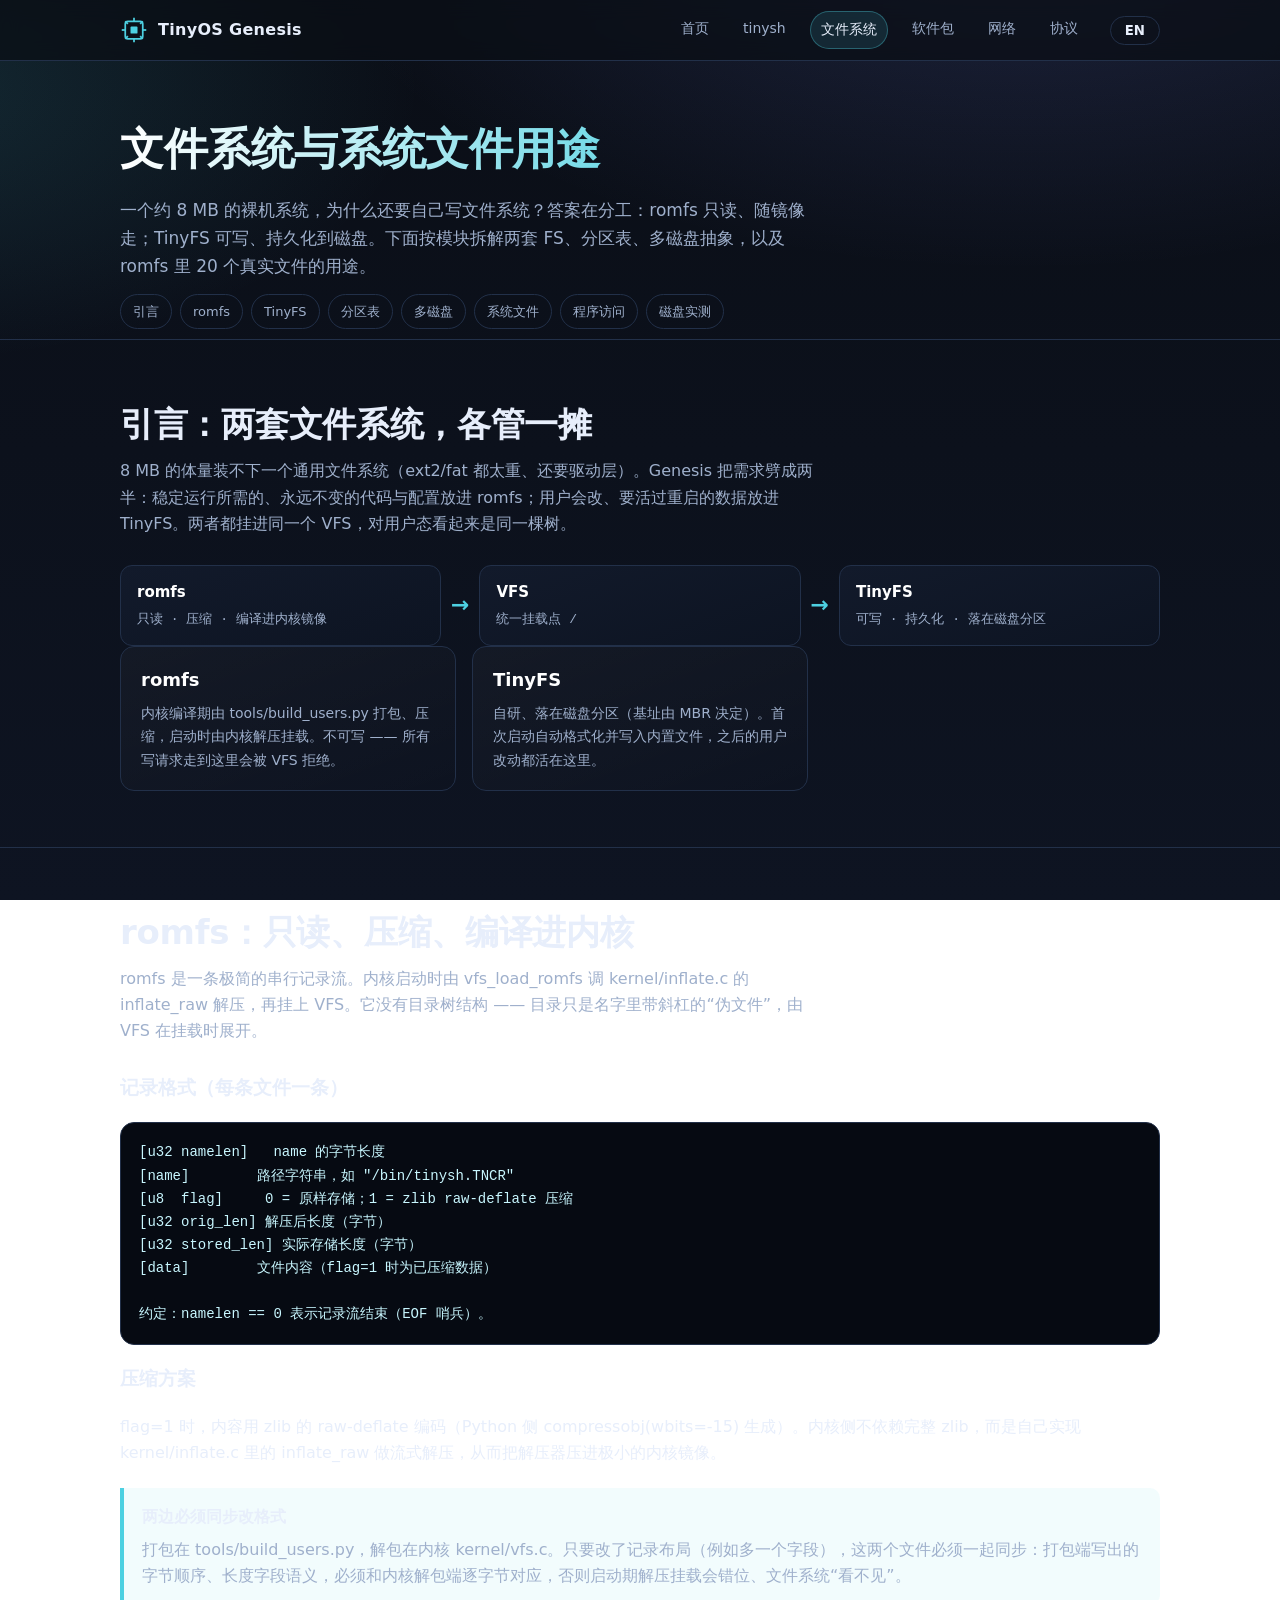
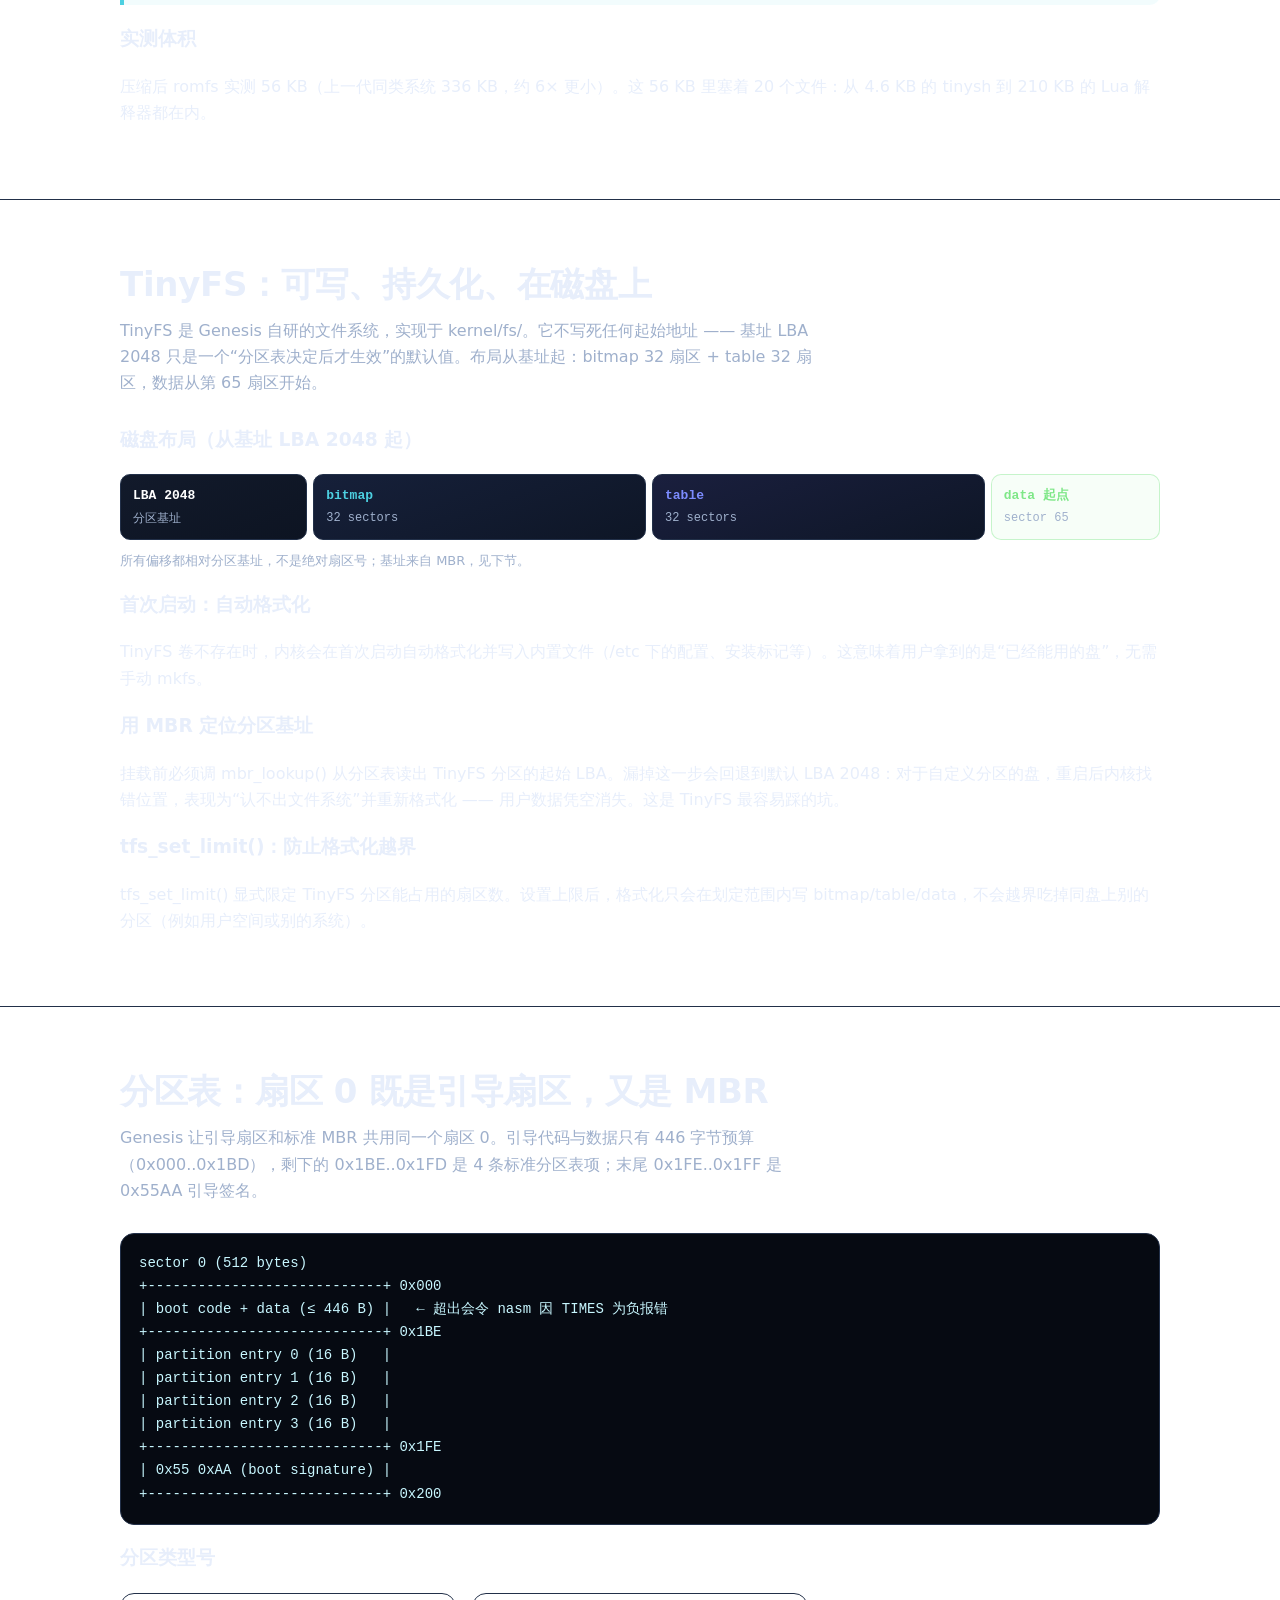
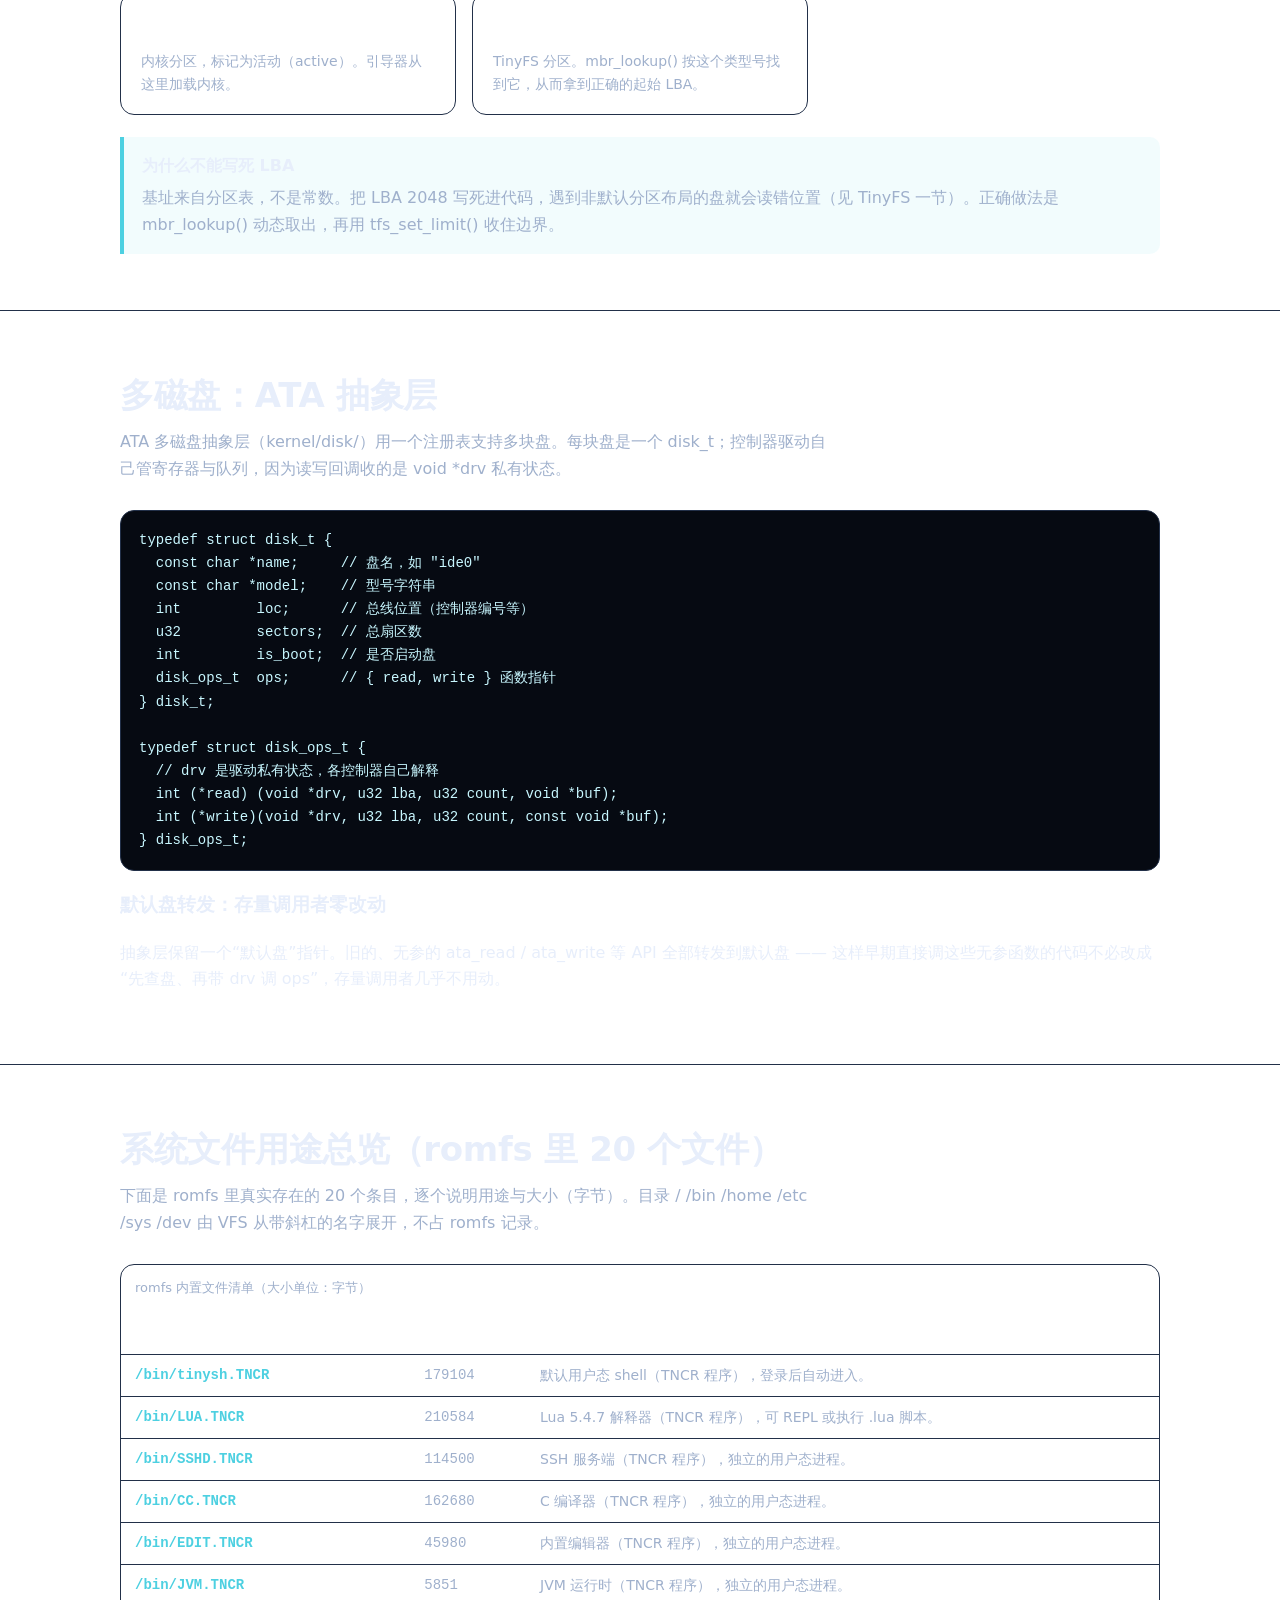
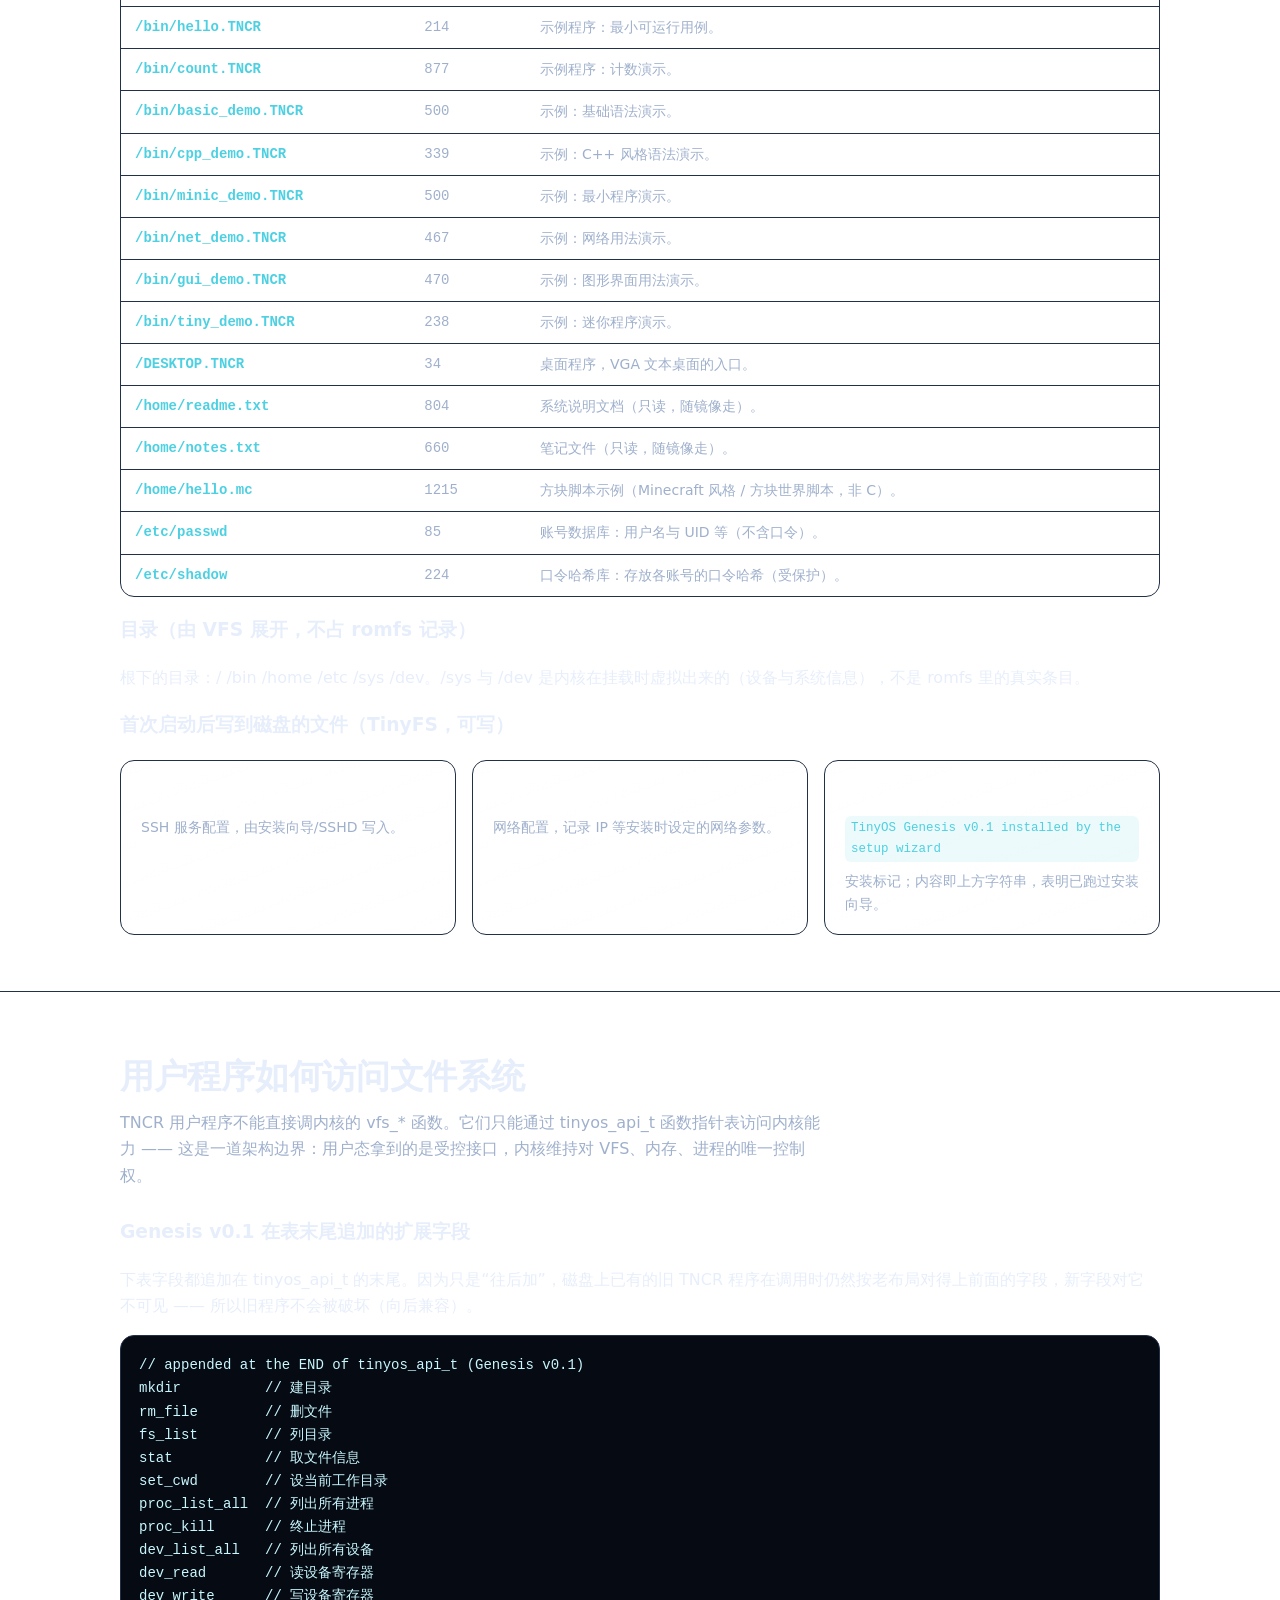
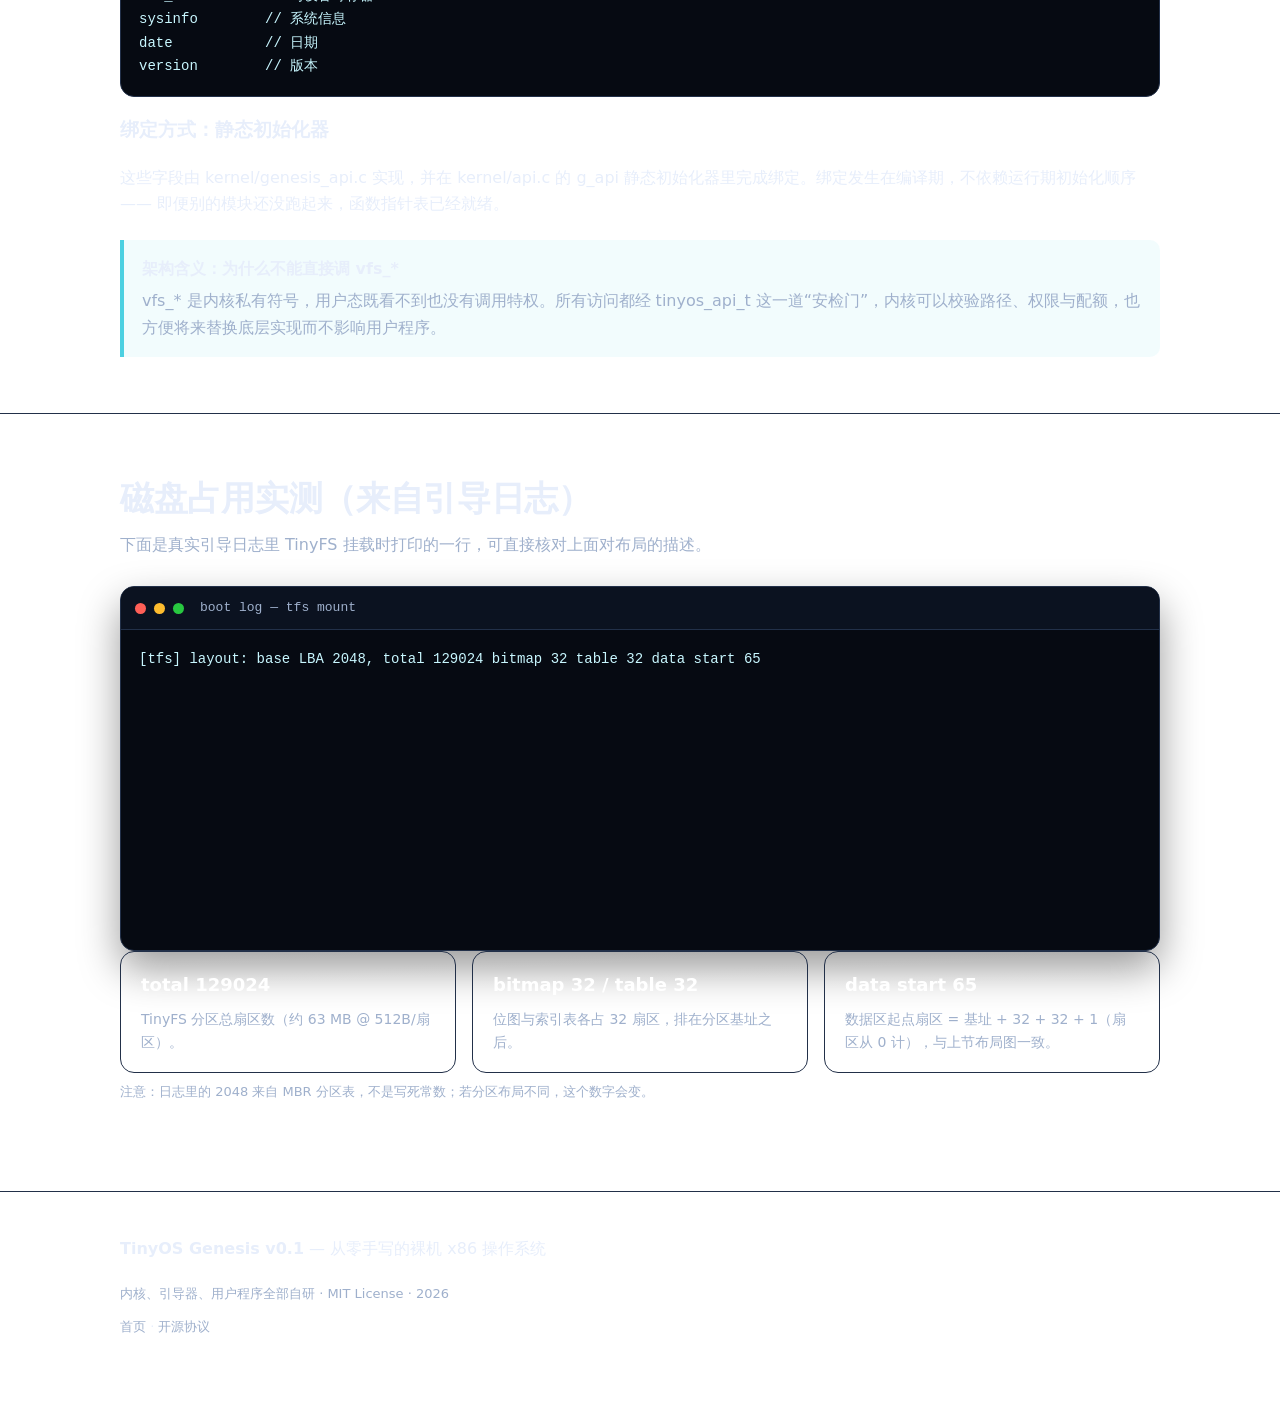
<file: filesystem.html>
<!DOCTYPE html>
<html lang="zh-CN">
<head>
  <meta charset="UTF-8" />
  <meta name="viewport" content="width=device-width, initial-scale=1.0" />
  <meta name="description" content="TinyOS Genesis v0.1 filesystem: the read-only compressed romfs, the writable persistent TinyFS on disk, MBR partition table, ATA multi-disk abstraction, and a full inventory of the 20 system files shipped in romfs." />
  <title>TinyOS Genesis v0.1 · 文件系统 / Filesystem</title>
  <link rel="stylesheet" href="style.css" />
</head>
<body>
  <a class="skip-link" href="#main" data-zh="跳到主内容" data-en="Skip to main content">跳到主内容</a>

  <header class="site-header">
    <div class="wrap header-inner">
      <a class="brand" href="index.html" aria-label="TinyOS Genesis home">
        <svg class="brand-logo" width="28" height="28" viewBox="0 0 32 32" role="img" aria-hidden="true">
          <rect x="6" y="6" width="20" height="20" rx="3" fill="none" stroke="currentColor" stroke-width="2"/>
          <rect x="12" y="12" width="8" height="8" rx="1" fill="currentColor"/>
          <g stroke="currentColor" stroke-width="2">
            <line x1="16" y1="2" x2="16" y2="6"/><line x1="16" y1="26" x2="16" y2="30"/>
            <line x1="2" y1="16" x2="6" y2="16"/><line x1="26" y1="16" x2="30" y2="16"/>
            <line x1="6" y1="6" x2="9" y2="9"/><line x1="26" y1="6" x2="23" y2="9"/>
            <line x1="6" y1="26" x2="9" y2="23"/><line x1="26" y1="26" x2="23" y2="23"/>
          </g>
        </svg>
        <span class="brand-name">TinyOS&nbsp;Genesis</span>
      </a>

      <nav class="site-nav" aria-label="主导航">
        <a href="index.html" data-zh="首页" data-en="Home">首页</a>
        <a href="tinysh.html" data-zh="tinysh" data-en="tinysh">tinysh</a>
        <a href="filesystem.html" aria-current="page" data-zh="文件系统" data-en="Filesystem">文件系统</a>
        <a href="packages.html" data-zh="软件包" data-en="Packages">软件包</a>
        <a href="network.html" data-zh="网络" data-en="Network">网络</a>
        <a href="license.html" data-zh="协议" data-en="License">协议</a>
      </nav>

      <button id="lang-toggle" class="lang-toggle" type="button"
              data-zh="EN" data-en="中文" aria-label="切换语言 / Switch language">EN</button>
    </div>
  </header>

  <main id="main">
    <!-- PAGE HEAD -->
    <section class="page-head" aria-labelledby="page-title">
      <div class="wrap">
        <h1 id="page-title" data-zh="文件系统与系统文件用途" data-en="Filesystem &amp; system files">文件系统与系统文件用途</h1>
        <p class="lede" data-zh="一个约 8&nbsp;MB 的裸机系统，为什么还要自己写文件系统？答案在分工：romfs 只读、随镜像走；TinyFS 可写、持久化到磁盘。下面按模块拆解两套 FS、分区表、多磁盘抽象，以及 romfs 里 20 个真实文件的用途。"
                       data-en="For a bare-metal system of only ~8&nbsp;MB, why hand-write a filesystem at all? The answer is division of labour: romfs is read-only and travels with the image; TinyFS is writable and persists to disk. Below: both filesystems, the partition table, the multi-disk abstraction, and the purpose of all 20 real files shipped in romfs.">一个约 8&nbsp;MB 的裸机系统，为什么还要自己写文件系统？答案在分工：romfs 只读、随镜像走；TinyFS 可写、持久化到磁盘。下面按模块拆解两套 FS、分区表、多磁盘抽象，以及 romfs 里 20 个真实文件的用途。</p>

        <nav class="section-toc" aria-label="本页区块导航">
          <a href="#intro" data-zh="引言" data-en="Intro">引言</a>
          <a href="#romfs" data-zh="romfs" data-en="romfs">romfs</a>
          <a href="#tinyfs" data-zh="TinyFS" data-en="TinyFS">TinyFS</a>
          <a href="#mbr" data-zh="分区表" data-en="Partition table">分区表</a>
          <a href="#disk" data-zh="多磁盘" data-en="Multi-disk">多磁盘</a>
          <a href="#files" data-zh="系统文件" data-en="System files">系统文件</a>
          <a href="#api" data-zh="程序访问" data-en="Program access">程序访问</a>
          <a href="#usage" data-zh="磁盘实测" data-en="Disk usage">磁盘实测</a>
        </nav>
      </div>
    </section>

    <!-- 1. INTRO -->
    <section id="intro" class="section" aria-labelledby="intro-title">
      <div class="wrap">
        <h2 id="intro-title" data-zh="引言：两套文件系统，各管一摊" data-en="Intro: two filesystems, two jobs">引言：两套文件系统，各管一摊</h2>
        <p class="section-lead" data-zh="8&nbsp;MB 的体量装不下一个通用文件系统（ext2/fat 都太重、还要驱动层）。Genesis 把需求劈成两半：稳定运行所需的、永远不变的代码与配置放进 romfs；用户会改、要活过重启的数据放进 TinyFS。两者都挂进同一个 VFS，对用户态看起来是同一棵树。"
                              data-en="An 8&nbsp;MB footprint cannot carry a general-purpose filesystem (ext2/fat are too heavy and need a driver layer). Genesis splits the need in two: code and config that never change go into romfs; data the user mutates and must survive a reboot goes into TinyFS. Both mount into one VFS, so user space sees a single tree.">8&nbsp;MB 的体量装不下一个通用文件系统（ext2/fat 都太重、还要驱动层）。Genesis 把需求劈成两半：稳定运行所需的、永远不变的代码与配置放进 romfs；用户会改、要活过重启的数据放进 TinyFS。两者都挂进同一个 VFS，对用户态看起来是同一棵树。</p>

        <ol class="arch" aria-label="两套文件系统分工示意">
          <li class="arch-node">
            <span class="arch-tag">romfs</span>
            <span class="arch-detail" data-zh="只读 · 压缩 · 编译进内核镜像" data-en="read-only · compressed · linked into kernel image">只读 · 压缩 · 编译进内核镜像</span>
          </li>
          <li class="arch-arrow" aria-hidden="true">→</li>
          <li class="arch-node">
            <span class="arch-tag">VFS</span>
            <span class="arch-detail" data-zh="统一挂载点 /" data-en="single mount point /">统一挂载点 /</span>
          </li>
          <li class="arch-arrow" aria-hidden="true">→</li>
          <li class="arch-node">
            <span class="arch-tag">TinyFS</span>
            <span class="arch-detail" data-zh="可写 · 持久化 · 落在磁盘分区" data-en="writable · persistent · on disk partition">可写 · 持久化 · 落在磁盘分区</span>
          </li>
        </ol>

        <ul class="matrix">
          <li class="card">
            <h3>romfs</h3>
            <p data-zh="内核编译期由 tools/build_users.py 打包、压缩，启动时由内核解压挂载。不可写 —— 所有写请求走到这里会被 VFS 拒绝。" data-en="Packed and compressed at build time by tools/build_users.py, then decompressed and mounted by the kernel at boot. Not writable — any write reaching here is rejected by the VFS.">内核编译期由 tools/build_users.py 打包、压缩，启动时由内核解压挂载。不可写 —— 所有写请求走到这里会被 VFS 拒绝。</p>
          </li>
          <li class="card">
            <h3>TinyFS</h3>
            <p data-zh="自研、落在磁盘分区（基址由 MBR 决定）。首次启动自动格式化并写入内置文件，之后的用户改动都活在这里。" data-en="Hand-written, living in a disk partition (base address decided by the MBR). Auto-formats on first boot and writes built-in files; later user changes all live here.">自研、落在磁盘分区（基址由 MBR 决定）。首次启动自动格式化并写入内置文件，之后的用户改动都活在这里。</p>
          </li>
        </ul>
      </div>
    </section>

    <!-- 2. ROMFS -->
    <section id="romfs" class="section" aria-labelledby="romfs-title">
      <div class="wrap">
        <h2 id="romfs-title" data-zh="romfs：只读、压缩、编译进内核" data-en="romfs: read-only, compressed, linked into the kernel">romfs：只读、压缩、编译进内核</h2>
        <p class="section-lead" data-zh="romfs 是一条极简的串行记录流。内核启动时由 vfs_load_romfs 调 kernel/inflate.c 的 inflate_raw 解压，再挂上 VFS。它没有目录树结构 —— 目录只是名字里带斜杠的“伪文件”，由 VFS 在挂载时展开。"
                              data-en="romfs is a minimal serial stream of records. At boot vfs_load_romfs calls inflate_raw from kernel/inflate.c to decompress it, then mounts it on the VFS. There is no directory tree — directories are just pseudo-files whose names contain slashes, expanded by the VFS at mount time.">romfs 是一条极简的串行记录流。内核启动时由 vfs_load_romfs 调 kernel/inflate.c 的 inflate_raw 解压，再挂上 VFS。它没有目录树结构 —— 目录只是名字里带斜杠的“伪文件”，由 VFS 在挂载时展开。</p>

        <h3 data-zh="记录格式（每条文件一条）" data-en="Record format (one per file)">记录格式（每条文件一条）</h3>
        <div class="code-block" role="img" aria-label="romfs 记录字节布局">
          <pre aria-label="romfs record layout"><code>[u32 namelen]   name 的字节长度
[name]        路径字符串，如 "/bin/tinysh.TNCR"
[u8  flag]     0 = 原样存储；1 = zlib raw-deflate 压缩
[u32 orig_len] 解压后长度（字节）
[u32 stored_len] 实际存储长度（字节）
[data]        文件内容（flag=1 时为已压缩数据）

约定：namelen == 0 表示记录流结束（EOF 哨兵）。</code></pre>
        </div>

        <h3 data-zh="压缩方案" data-en="Compression scheme">压缩方案</h3>
        <p data-zh="flag=1 时，内容用 zlib 的 raw-deflate 编码（Python 侧 compressobj(wbits=-15) 生成）。内核侧不依赖完整 zlib，而是自己实现 kernel/inflate.c 里的 inflate_raw 做流式解压，从而把解压器压进极小的内核镜像。" data-en="When flag=1, the content is zlib raw-deflate (produced host-side with Python compressobj(wbits=-15)). The kernel does not link a full zlib; instead it ships its own inflate_raw in kernel/inflate.c for streaming decompression, keeping the decompressor tiny.">flag=1 时，内容用 zlib 的 raw-deflate 编码（Python 侧 compressobj(wbits=-15) 生成）。内核侧不依赖完整 zlib，而是自己实现 kernel/inflate.c 里的 inflate_raw 做流式解压，从而把解压器压进极小的内核镜像。</p>

        <div class="callout" role="note">
          <h3 data-zh="两边必须同步改格式" data-en="The format must change on both sides">两边必须同步改格式</h3>
          <p data-zh="打包在 tools/build_users.py，解包在内核 kernel/vfs.c。只要改了记录布局（例如多一个字段），这两个文件必须一起同步：打包端写出的字节顺序、长度字段语义，必须和内核解包端逐字节对应，否则启动期解压挂载会错位、文件系统“看不见”。" data-en="Packing lives in tools/build_users.py; unpacking lives in the kernel's kernel/vfs.c. Any change to the record layout (e.g. adding a field) must be made in both files together: the byte order and length fields written by the packer must match the kernel's unpacker exactly, or the boot-time decompress/mount misaligns and the filesystem silently “disappears”.">打包在 tools/build_users.py，解包在内核 kernel/vfs.c。只要改了记录布局（例如多一个字段），这两个文件必须一起同步：打包端写出的字节顺序、长度字段语义，必须和内核解包端逐字节对应，否则启动期解压挂载会错位、文件系统“看不见”。</p>
        </div>

        <h3 data-zh="实测体积" data-en="Measured size">实测体积</h3>
        <p data-zh="压缩后 romfs 实测 56&nbsp;KB（上一代同类系统 336&nbsp;KB，约 6× 更小）。这 56&nbsp;KB 里塞着 20 个文件：从 4.6&nbsp;KB 的 tinysh 到 210&nbsp;KB 的 Lua 解释器都在内。" data-en="The compressed romfs measures 56&nbsp;KB in practice (the previous generation was 336&nbsp;KB — roughly 6× smaller). Those 56&nbsp;KB hold all 20 files, from the 4.6&nbsp;KB tinysh up to the 210&nbsp;KB Lua interpreter.">压缩后 romfs 实测 56&nbsp;KB（上一代同类系统 336&nbsp;KB，约 6× 更小）。这 56&nbsp;KB 里塞着 20 个文件：从 4.6&nbsp;KB 的 tinysh 到 210&nbsp;KB 的 Lua 解释器都在内。</p>
      </div>
    </section>

    <!-- 3. TINYFS -->
    <section id="tinyfs" class="section" aria-labelledby="tinyfs-title">
      <div class="wrap">
        <h2 id="tinyfs-title" data-zh="TinyFS：可写、持久化、在磁盘上" data-en="TinyFS: writable, persistent, on disk">TinyFS：可写、持久化、在磁盘上</h2>
        <p class="section-lead" data-zh="TinyFS 是 Genesis 自研的文件系统，实现于 kernel/fs/。它不写死任何起始地址 —— 基址 LBA 2048 只是一个“分区表决定后才生效”的默认值。布局从基址起：bitmap 32 扇区 + table 32 扇区，数据从第 65 扇区开始。"
                              data-en="TinyFS is Genesis's hand-written filesystem, implemented under kernel/fs/. It hard-codes nothing: the base LBA 2048 is only a default that takes effect after the partition table decides. From the base, the layout is: bitmap 32 sectors + table 32 sectors, with data starting at sector 65.">TinyFS 是 Genesis 自研的文件系统，实现于 kernel/fs/。它不写死任何起始地址 —— 基址 LBA 2048 只是一个“分区表决定后才生效”的默认值。布局从基址起：bitmap 32 扇区 + table 32 扇区，数据从第 65 扇区开始。</p>

        <h3 data-zh="磁盘布局（从基址 LBA 2048 起）" data-en="Disk layout (from base LBA 2048)">磁盘布局（从基址 LBA 2048 起）</h3>
        <div role="img" aria-label="TinyFS 磁盘布局：bitmap 32 扇区、table 32 扇区、data 从 65 扇区起"
             style="display:flex; flex-direction:column; gap:10px; margin:8px 0 4px;">
          <div style="display:flex; flex-wrap:wrap; gap:6px; align-items:stretch;">
            <div style="flex:0 0 18%; min-width:90px; border:1px solid var(--line); border-radius:10px; padding:10px 12px; background:linear-gradient(160deg,#121a2b,#0d1422); display:flex; flex-direction:column; justify-content:center; gap:2px;">
              <span style="font-weight:800; color:#fff; font-family:var(--mono); font-size:13px;">LBA 2048</span>
              <span style="font-size:12px; color:var(--muted);" data-zh="分区基址" data-en="partition base">分区基址</span>
            </div>
            <div style="flex:0 0 32%; min-width:90px; border:1px solid var(--line); border-radius:10px; padding:10px 12px; background:linear-gradient(160deg,#16203a,#0e1626); display:flex; flex-direction:column; justify-content:center; gap:2px;">
              <span style="font-weight:800; color:var(--accent); font-family:var(--mono); font-size:13px;">bitmap</span>
              <span style="font-size:12px; color:var(--muted); font-family:var(--mono);">32 sectors</span>
            </div>
            <div style="flex:0 0 32%; min-width:90px; border:1px solid var(--line); border-radius:10px; padding:10px 12px; background:linear-gradient(160deg,#1a1f3e,#0e1626); display:flex; flex-direction:column; justify-content:center; gap:2px;">
              <span style="font-weight:800; color:var(--accent-2); font-family:var(--mono); font-size:13px;">table</span>
              <span style="font-size:12px; color:var(--muted); font-family:var(--mono);">32 sectors</span>
            </div>
            <div style="flex:1 1 auto; min-width:90px; border:1px solid rgba(126,231,135,.4); border-radius:10px; padding:10px 12px; background:rgba(126,231,135,.06); display:flex; flex-direction:column; justify-content:center; gap:2px;">
              <span style="font-weight:800; color:var(--good); font-family:var(--mono); font-size:13px;" data-zh="data 起点" data-en="data start">data 起点</span>
              <span style="font-size:12px; color:var(--muted); font-family:var(--mono);">sector 65</span>
            </div>
          </div>
          <p style="color:var(--muted); font-size:13px; margin:0;" data-zh="所有偏移都相对分区基址，不是绝对扇区号；基址来自 MBR，见下节。" data-en="All offsets are relative to the partition base, not absolute sector numbers; the base comes from the MBR, next section.">所有偏移都相对分区基址，不是绝对扇区号；基址来自 MBR，见下节。</p>
        </div>

        <h3 data-zh="首次启动：自动格式化" data-en="First boot: auto-format">首次启动：自动格式化</h3>
        <p data-zh="TinyFS 卷不存在时，内核会在首次启动自动格式化并写入内置文件（/etc 下的配置、安装标记等）。这意味着用户拿到的是“已经能用的盘”，无需手动 mkfs。"
           data-en="When a TinyFS volume is absent, the kernel auto-formats it on first boot and writes the built-in files (/etc config, install marker, etc.). The user gets a ready-to-use disk with no manual mkfs.">TinyFS 卷不存在时，内核会在首次启动自动格式化并写入内置文件（/etc 下的配置、安装标记等）。这意味着用户拿到的是“已经能用的盘”，无需手动 mkfs。</p>

        <h3 data-zh="用 MBR 定位分区基址" data-en="Locate the base via the MBR">用 MBR 定位分区基址</h3>
        <p data-zh="挂载前必须调 mbr_lookup() 从分区表读出 TinyFS 分区的起始 LBA。漏掉这一步会回退到默认 LBA 2048：对于自定义分区的盘，重启后内核找错位置，表现为“认不出文件系统”并重新格式化 —— 用户数据凭空消失。这是 TinyFS 最容易踩的坑。"
           data-en="Before mounting, mbr_lookup() must read the TinyFS partition's start LBA from the partition table. Skip it and the code falls back to the default LBA 2048; on a custom-partitioned disk the kernel then looks in the wrong place, “fails to recognise the filesystem” and reformats — the user's data vanishes. It is TinyFS's easiest footgun.">挂载前必须调 mbr_lookup() 从分区表读出 TinyFS 分区的起始 LBA。漏掉这一步会回退到默认 LBA 2048：对于自定义分区的盘，重启后内核找错位置，表现为“认不出文件系统”并重新格式化 —— 用户数据凭空消失。这是 TinyFS 最容易踩的坑。</p>

        <h3 data-zh="tfs_set_limit()：防止格式化越界" data-en="tfs_set_limit(): stop format from overrunning">tfs_set_limit()：防止格式化越界</h3>
        <p data-zh="tfs_set_limit() 显式限定 TinyFS 分区能占用的扇区数。设置上限后，格式化只会在划定范围内写 bitmap/table/data，不会越界吃掉同盘上别的分区（例如用户空间或别的系统）。"
           data-en="tfs_set_limit() explicitly caps how many sectors the TinyFS partition may occupy. With the cap set, formatting only writes bitmap/table/data inside the drawn bounds and will not overrun into neighbouring partitions on the same disk (e.g. user space or another OS).">tfs_set_limit() 显式限定 TinyFS 分区能占用的扇区数。设置上限后，格式化只会在划定范围内写 bitmap/table/data，不会越界吃掉同盘上别的分区（例如用户空间或别的系统）。</p>
      </div>
    </section>

    <!-- 4. MBR / PARTITION TABLE -->
    <section id="mbr" class="section" aria-labelledby="mbr-title">
      <div class="wrap">
        <h2 id="mbr-title" data-zh="分区表：扇区 0 既是引导扇区，又是 MBR" data-en="Partition table: sector 0 is both boot sector and MBR">分区表：扇区 0 既是引导扇区，又是 MBR</h2>
        <p class="section-lead" data-zh="Genesis 让引导扇区和标准 MBR 共用同一个扇区 0。引导代码与数据只有 446 字节预算（0x000..0x1BD），剩下的 0x1BE..0x1FD 是 4 条标准分区表项；末尾 0x1FE..0x1FF 是 0x55AA 引导签名。"
                              data-en="Genesis makes the boot sector and a standard MBR share sector 0. The boot code and data get only a 446-byte budget (0x000..0x1BD); the remaining 0x1BE..0x1FD holds the four standard partition entries; the last 0x1FE..0x1FF is the 0x55AA boot signature.">Genesis 让引导扇区和标准 MBR 共用同一个扇区 0。引导代码与数据只有 446 字节预算（0x000..0x1BD），剩下的 0x1BE..0x1FD 是 4 条标准分区表项；末尾 0x1FE..0x1FF 是 0x55AA 引导签名。</p>

        <div class="code-block" role="img" aria-label="MBR 扇区 0 布局">
          <pre aria-label="MBR sector 0 layout"><code>sector 0 (512 bytes)
+----------------------------+ 0x000
| boot code + data (≤ 446 B) |   ← 超出会令 nasm 因 TIMES 为负报错
+----------------------------+ 0x1BE
| partition entry 0 (16 B)   |
| partition entry 1 (16 B)   |
| partition entry 2 (16 B)   |
| partition entry 3 (16 B)   |
+----------------------------+ 0x1FE
| 0x55 0xAA (boot signature) |
+----------------------------+ 0x200</code></pre>
        </div>

        <h3 data-zh="分区类型号" data-en="Partition type bytes">分区类型号</h3>
        <ul class="matrix">
          <li class="card">
            <h3>0x7E</h3>
            <p data-zh="内核分区，标记为活动（active）。引导器从这里加载内核。" data-en="Kernel partition, marked active. The bootloader loads the kernel from here.">内核分区，标记为活动（active）。引导器从这里加载内核。</p>
          </li>
          <li class="card">
            <h3>0x7F</h3>
            <p data-zh="TinyFS 分区。mbr_lookup() 按这个类型号找到它，从而拿到正确的起始 LBA。" data-en="TinyFS partition. mbr_lookup() finds it by this type byte, obtaining the correct start LBA.">TinyFS 分区。mbr_lookup() 按这个类型号找到它，从而拿到正确的起始 LBA。</p>
          </li>
        </ul>

        <div class="callout" role="note">
          <h3 data-zh="为什么不能写死 LBA" data-en="Why the LBA cannot be hard-coded">为什么不能写死 LBA</h3>
          <p data-zh="基址来自分区表，不是常数。把 LBA 2048 写死进代码，遇到非默认分区布局的盘就会读错位置（见 TinyFS 一节）。正确做法是 mbr_lookup() 动态取出，再用 tfs_set_limit() 收住边界。"
             data-en="The base comes from the partition table, not a constant. Hard-coding LBA 2048 into the code makes it read the wrong place on any non-default layout (see the TinyFS section). The correct path is to read it dynamically with mbr_lookup(), then bound it with tfs_set_limit().">基址来自分区表，不是常数。把 LBA 2048 写死进代码，遇到非默认分区布局的盘就会读错位置（见 TinyFS 一节）。正确做法是 mbr_lookup() 动态取出，再用 tfs_set_limit() 收住边界。</p>
        </div>
      </div>
    </section>

    <!-- 5. MULTI-DISK -->
    <section id="disk" class="section" aria-labelledby="disk-title">
      <div class="wrap">
        <h2 id="disk-title" data-zh="多磁盘：ATA 抽象层" data-en="Multi-disk: the ATA abstraction">多磁盘：ATA 抽象层</h2>
        <p class="section-lead" data-zh="ATA 多磁盘抽象层（kernel/disk/）用一个注册表支持多块盘。每块盘是一个 disk_t；控制器驱动自己管寄存器与队列，因为读写回调收的是 void *drv 私有状态。"
                              data-en="The ATA multi-disk abstraction (kernel/disk/) supports many disks through a registry. Each disk is a disk_t; the controller driver manages its own registers and queues because the read/write callbacks take a void *drv private state.">ATA 多磁盘抽象层（kernel/disk/）用一个注册表支持多块盘。每块盘是一个 disk_t；控制器驱动自己管寄存器与队列，因为读写回调收的是 void *drv 私有状态。</p>

        <div class="code-block" role="img" aria-label="disk_t 与 disk_ops_t 结构">
          <pre aria-label="disk_t / disk_ops_t structs"><code>typedef struct disk_t {
  const char *name;     // 盘名，如 "ide0"
  const char *model;    // 型号字符串
  int         loc;      // 总线位置（控制器编号等）
  u32         sectors;  // 总扇区数
  int         is_boot;  // 是否启动盘
  disk_ops_t  ops;      // { read, write } 函数指针
} disk_t;

typedef struct disk_ops_t {
  // drv 是驱动私有状态，各控制器自己解释
  int (*read) (void *drv, u32 lba, u32 count, void *buf);
  int (*write)(void *drv, u32 lba, u32 count, const void *buf);
} disk_ops_t;</code></pre>
        </div>

        <h3 data-zh="默认盘转发：存量调用者零改动" data-en="Default-disk forwarding: zero churn for callers">默认盘转发：存量调用者零改动</h3>
        <p data-zh="抽象层保留一个“默认盘”指针。旧的、无参的 ata_read / ata_write 等 API 全部转发到默认盘 —— 这样早期直接调这些无参函数的代码不必改成“先查盘、再带 drv 调 ops”，存量调用者几乎不用动。"
           data-en="The abstraction keeps a “default disk” pointer. The old parameter-less ata_read / ata_write etc. all forward to the default disk — so early code that calls these no-arg functions need not be rewritten to “look up a disk, then call ops with drv”; existing callers stay almost untouched.">抽象层保留一个“默认盘”指针。旧的、无参的 ata_read / ata_write 等 API 全部转发到默认盘 —— 这样早期直接调这些无参函数的代码不必改成“先查盘、再带 drv 调 ops”，存量调用者几乎不用动。</p>
      </div>
    </section>

    <!-- 6. SYSTEM FILES -->
    <section id="files" class="section" aria-labelledby="files-title">
      <div class="wrap">
        <h2 id="files-title" data-zh="系统文件用途总览（romfs 里 20 个文件）" data-en="System file inventory (20 files in romfs)">系统文件用途总览（romfs 里 20 个文件）</h2>
        <p class="section-lead" data-zh="下面是 romfs 里真实存在的 20 个条目，逐个说明用途与大小（字节）。目录 / /bin /home /etc /sys /dev 由 VFS 从带斜杠的名字展开，不占 romfs 记录。"
                              data-en="Below are the 20 real entries present in romfs, each annotated with its purpose and size (bytes). The directories / /bin /home /etc /sys /dev are expanded by the VFS from slash-bearing names and do not consume romfs records.">下面是 romfs 里真实存在的 20 个条目，逐个说明用途与大小（字节）。目录 / /bin /home /etc /sys /dev 由 VFS 从带斜杠的名字展开，不占 romfs 记录。</p>

        <div style="overflow:auto; border:1px solid var(--line); border-radius:var(--radius);">
          <table style="width:100%; border-collapse:collapse; font-size:14px; min-width:520px;">
            <caption style="caption-side:top; text-align:left; padding:12px 14px; color:var(--muted); font-size:13px;" data-zh="romfs 内置文件清单（大小单位：字节）" data-en="romfs built-in file list (size in bytes)">romfs 内置文件清单（大小单位：字节）</caption>
            <thead>
              <tr style="background:rgba(255,255,255,.03); text-align:left;">
                <th scope="col" style="padding:10px 14px; border-bottom:1px solid var(--line); color:#fff;" data-zh="路径" data-en="Path">路径</th>
                <th scope="col" style="padding:10px 14px; border-bottom:1px solid var(--line); color:#fff;" data-zh="大小" data-en="Size">大小</th>
                <th scope="col" style="padding:10px 14px; border-bottom:1px solid var(--line); color:#fff;" data-zh="用途" data-en="Purpose">用途</th>
              </tr>
            </thead>
            <tbody>
              <tr style="border-bottom:1px solid var(--line);">
                <th scope="row" style="padding:9px 14px; text-align:left; font-family:var(--mono); color:var(--accent); font-weight:600; white-space:nowrap;">/bin/tinysh.TNCR</th>
                <td style="padding:9px 14px; font-family:var(--mono); color:var(--muted);">179104</td>
                <td style="padding:9px 14px; color:var(--muted);" data-zh="默认用户态 shell（TNCR 程序），登录后自动进入。" data-en="The default user-space shell (TNCR program), auto-launched after login.">默认用户态 shell（TNCR 程序），登录后自动进入。</td>
              </tr>
              <tr style="border-bottom:1px solid var(--line);">
                <th scope="row" style="padding:9px 14px; text-align:left; font-family:var(--mono); color:var(--accent); font-weight:600; white-space:nowrap;">/bin/LUA.TNCR</th>
                <td style="padding:9px 14px; font-family:var(--mono); color:var(--muted);">210584</td>
                <td style="padding:9px 14px; color:var(--muted);" data-zh="Lua 5.4.7 解释器（TNCR 程序），可 REPL 或执行 .lua 脚本。" data-en="Lua 5.4.7 interpreter (TNCR program); REPL or run .lua scripts.">Lua 5.4.7 解释器（TNCR 程序），可 REPL 或执行 .lua 脚本。</td>
              </tr>
              <tr style="border-bottom:1px solid var(--line);">
                <th scope="row" style="padding:9px 14px; text-align:left; font-family:var(--mono); color:var(--accent); font-weight:600; white-space:nowrap;">/bin/SSHD.TNCR</th>
                <td style="padding:9px 14px; font-family:var(--mono); color:var(--muted);">114500</td>
                <td style="padding:9px 14px; color:var(--muted);" data-zh="SSH 服务端（TNCR 程序），独立的用户态进程。" data-en="SSH server (TNCR program), a separate user-space process.">SSH 服务端（TNCR 程序），独立的用户态进程。</td>
              </tr>
              <tr style="border-bottom:1px solid var(--line);">
                <th scope="row" style="padding:9px 14px; text-align:left; font-family:var(--mono); color:var(--accent); font-weight:600; white-space:nowrap;">/bin/CC.TNCR</th>
                <td style="padding:9px 14px; font-family:var(--mono); color:var(--muted);">162680</td>
                <td style="padding:9px 14px; color:var(--muted);" data-zh="C 编译器（TNCR 程序），独立的用户态进程。" data-en="C compiler (TNCR program), a separate user-space process.">C 编译器（TNCR 程序），独立的用户态进程。</td>
              </tr>
              <tr style="border-bottom:1px solid var(--line);">
                <th scope="row" style="padding:9px 14px; text-align:left; font-family:var(--mono); color:var(--accent); font-weight:600; white-space:nowrap;">/bin/EDIT.TNCR</th>
                <td style="padding:9px 14px; font-family:var(--mono); color:var(--muted);">45980</td>
                <td style="padding:9px 14px; color:var(--muted);" data-zh="内置编辑器（TNCR 程序），独立的用户态进程。" data-en="Built-in editor (TNCR program), a separate user-space process.">内置编辑器（TNCR 程序），独立的用户态进程。</td>
              </tr>
              <tr style="border-bottom:1px solid var(--line);">
                <th scope="row" style="padding:9px 14px; text-align:left; font-family:var(--mono); color:var(--accent); font-weight:600; white-space:nowrap;">/bin/JVM.TNCR</th>
                <td style="padding:9px 14px; font-family:var(--mono); color:var(--muted);">5851</td>
                <td style="padding:9px 14px; color:var(--muted);" data-zh="JVM 运行时（TNCR 程序），独立的用户态进程。" data-en="JVM runtime (TNCR program), a separate user-space process.">JVM 运行时（TNCR 程序），独立的用户态进程。</td>
              </tr>
              <tr style="border-bottom:1px solid var(--line);">
                <th scope="row" style="padding:9px 14px; text-align:left; font-family:var(--mono); color:var(--accent); font-weight:600; white-space:nowrap;">/bin/hello.TNCR</th>
                <td style="padding:9px 14px; font-family:var(--mono); color:var(--muted);">214</td>
                <td style="padding:9px 14px; color:var(--muted);" data-zh="示例程序：最小可运行用例。" data-en="Example program: a minimal runnable case.">示例程序：最小可运行用例。</td>
              </tr>
              <tr style="border-bottom:1px solid var(--line);">
                <th scope="row" style="padding:9px 14px; text-align:left; font-family:var(--mono); color:var(--accent); font-weight:600; white-space:nowrap;">/bin/count.TNCR</th>
                <td style="padding:9px 14px; font-family:var(--mono); color:var(--muted);">877</td>
                <td style="padding:9px 14px; color:var(--muted);" data-zh="示例程序：计数演示。" data-en="Example program: a counting demo.">示例程序：计数演示。</td>
              </tr>
              <tr style="border-bottom:1px solid var(--line);">
                <th scope="row" style="padding:9px 14px; text-align:left; font-family:var(--mono); color:var(--accent); font-weight:600; white-space:nowrap;">/bin/basic_demo.TNCR</th>
                <td style="padding:9px 14px; font-family:var(--mono); color:var(--muted);">500</td>
                <td style="padding:9px 14px; color:var(--muted);" data-zh="示例：基础语法演示。" data-en="Example: basic-syntax demo.">示例：基础语法演示。</td>
              </tr>
              <tr style="border-bottom:1px solid var(--line);">
                <th scope="row" style="padding:9px 14px; text-align:left; font-family:var(--mono); color:var(--accent); font-weight:600; white-space:nowrap;">/bin/cpp_demo.TNCR</th>
                <td style="padding:9px 14px; font-family:var(--mono); color:var(--muted);">339</td>
                <td style="padding:9px 14px; color:var(--muted);" data-zh="示例：C++ 风格语法演示。" data-en="Example: C++-style syntax demo.">示例：C++ 风格语法演示。</td>
              </tr>
              <tr style="border-bottom:1px solid var(--line);">
                <th scope="row" style="padding:9px 14px; text-align:left; font-family:var(--mono); color:var(--accent); font-weight:600; white-space:nowrap;">/bin/minic_demo.TNCR</th>
                <td style="padding:9px 14px; font-family:var(--mono); color:var(--muted);">500</td>
                <td style="padding:9px 14px; color:var(--muted);" data-zh="示例：最小程序演示。" data-en="Example: minimal-program demo.">示例：最小程序演示。</td>
              </tr>
              <tr style="border-bottom:1px solid var(--line);">
                <th scope="row" style="padding:9px 14px; text-align:left; font-family:var(--mono); color:var(--accent); font-weight:600; white-space:nowrap;">/bin/net_demo.TNCR</th>
                <td style="padding:9px 14px; font-family:var(--mono); color:var(--muted);">467</td>
                <td style="padding:9px 14px; color:var(--muted);" data-zh="示例：网络用法演示。" data-en="Example: networking demo.">示例：网络用法演示。</td>
              </tr>
              <tr style="border-bottom:1px solid var(--line);">
                <th scope="row" style="padding:9px 14px; text-align:left; font-family:var(--mono); color:var(--accent); font-weight:600; white-space:nowrap;">/bin/gui_demo.TNCR</th>
                <td style="padding:9px 14px; font-family:var(--mono); color:var(--muted);">470</td>
                <td style="padding:9px 14px; color:var(--muted);" data-zh="示例：图形界面用法演示。" data-en="Example: graphical-interface demo.">示例：图形界面用法演示。</td>
              </tr>
              <tr style="border-bottom:1px solid var(--line);">
                <th scope="row" style="padding:9px 14px; text-align:left; font-family:var(--mono); color:var(--accent); font-weight:600; white-space:nowrap;">/bin/tiny_demo.TNCR</th>
                <td style="padding:9px 14px; font-family:var(--mono); color:var(--muted);">238</td>
                <td style="padding:9px 14px; color:var(--muted);" data-zh="示例：迷你程序演示。" data-en="Example: tiny-program demo.">示例：迷你程序演示。</td>
              </tr>
              <tr style="border-bottom:1px solid var(--line);">
                <th scope="row" style="padding:9px 14px; text-align:left; font-family:var(--mono); color:var(--accent); font-weight:600; white-space:nowrap;">/DESKTOP.TNCR</th>
                <td style="padding:9px 14px; font-family:var(--mono); color:var(--muted);">34</td>
                <td style="padding:9px 14px; color:var(--muted);" data-zh="桌面程序，VGA 文本桌面的入口。" data-en="Desktop program, the entry point for the VGA text desktop.">桌面程序，VGA 文本桌面的入口。</td>
              </tr>
              <tr style="border-bottom:1px solid var(--line);">
                <th scope="row" style="padding:9px 14px; text-align:left; font-family:var(--mono); color:var(--accent); font-weight:600; white-space:nowrap;">/home/readme.txt</th>
                <td style="padding:9px 14px; font-family:var(--mono); color:var(--muted);">804</td>
                <td style="padding:9px 14px; color:var(--muted);" data-zh="系统说明文档（只读，随镜像走）。" data-en="System readme document (read-only, ships with the image).">系统说明文档（只读，随镜像走）。</td>
              </tr>
              <tr style="border-bottom:1px solid var(--line);">
                <th scope="row" style="padding:9px 14px; text-align:left; font-family:var(--mono); color:var(--accent); font-weight:600; white-space:nowrap;">/home/notes.txt</th>
                <td style="padding:9px 14px; font-family:var(--mono); color:var(--muted);">660</td>
                <td style="padding:9px 14px; color:var(--muted);" data-zh="笔记文件（只读，随镜像走）。" data-en="Notes file (read-only, ships with the image).">笔记文件（只读，随镜像走）。</td>
              </tr>
              <tr style="border-bottom:1px solid var(--line);">
                <th scope="row" style="padding:9px 14px; text-align:left; font-family:var(--mono); color:var(--accent); font-weight:600; white-space:nowrap;">/home/hello.mc</th>
                <td style="padding:9px 14px; font-family:var(--mono); color:var(--muted);">1215</td>
                <td style="padding:9px 14px; color:var(--muted);" data-zh="方块脚本示例（Minecraft 风格 / 方块世界脚本，非 C）。" data-en="Block-script example (a block-world / Minecraft-style script, not C).">方块脚本示例（Minecraft 风格 / 方块世界脚本，非 C）。</td>
              </tr>
              <tr style="border-bottom:1px solid var(--line);">
                <th scope="row" style="padding:9px 14px; text-align:left; font-family:var(--mono); color:var(--accent); font-weight:600; white-space:nowrap;">/etc/passwd</th>
                <td style="padding:9px 14px; font-family:var(--mono); color:var(--muted);">85</td>
                <td style="padding:9px 14px; color:var(--muted);" data-zh="账号数据库：用户名与 UID 等（不含口令）。" data-en="Account database: usernames and UIDs etc. (no passwords).">账号数据库：用户名与 UID 等（不含口令）。</td>
              </tr>
              <tr>
                <th scope="row" style="padding:9px 14px; text-align:left; font-family:var(--mono); color:var(--accent); font-weight:600; white-space:nowrap;">/etc/shadow</th>
                <td style="padding:9px 14px; font-family:var(--mono); color:var(--muted);">224</td>
                <td style="padding:9px 14px; color:var(--muted);" data-zh="口令哈希库：存放各账号的口令哈希（受保护）。" data-en="Password-hash store: holds each account's password hash (protected).">口令哈希库：存放各账号的口令哈希（受保护）。</td>
              </tr>
            </tbody>
          </table>
        </div>

        <h3 data-zh="目录（由 VFS 展开，不占 romfs 记录）" data-en="Directories (expanded by VFS, no romfs record)">目录（由 VFS 展开，不占 romfs 记录）</h3>
        <p data-zh="根下的目录：/ /bin /home /etc /sys /dev。/sys 与 /dev 是内核在挂载时虚拟出来的（设备与系统信息），不是 romfs 里的真实条目。"
           data-en="Top-level directories: / /bin /home /etc /sys /dev. /sys and /dev are virtualized by the kernel at mount time (devices and system info), not real romfs entries.">根下的目录：/ /bin /home /etc /sys /dev。/sys 与 /dev 是内核在挂载时虚拟出来的（设备与系统信息），不是 romfs 里的真实条目。</p>

        <h3 data-zh="首次启动后写到磁盘的文件（TinyFS，可写）" data-en="Files written to disk after first boot (TinyFS, writable)">首次启动后写到磁盘的文件（TinyFS，可写）</h3>
        <ul class="matrix">
          <li class="card">
            <h3>/etc/sshd.conf</h3>
            <p data-zh="SSH 服务配置，由安装向导/SSHD 写入。" data-en="SSH service config, written by the installer / SSHD.">SSH 服务配置，由安装向导/SSHD 写入。</p>
          </li>
          <li class="card">
            <h3>/etc/net.conf</h3>
            <p data-zh="网络配置，记录 IP 等安装时设定的网络参数。" data-en="Network config, recording network parameters set at install time.">网络配置，记录 IP 等安装时设定的网络参数。</p>
          </li>
          <li class="card">
            <h3>/etc/installed</h3>
            <p><code>TinyOS Genesis v0.1 installed by the setup wizard</code></p>
            <p data-zh="安装标记；内容即上方字符串，表明已跑过安装向导。" data-en="Install marker; its content is exactly the string above, proving the setup wizard ran.">安装标记；内容即上方字符串，表明已跑过安装向导。</p>
          </li>
        </ul>
      </div>
    </section>

    <!-- 7. USER PROGRAM ACCESS -->
    <section id="api" class="section" aria-labelledby="api-title">
      <div class="wrap">
        <h2 id="api-title" data-zh="用户程序如何访问文件系统" data-en="How user programs access the filesystem">用户程序如何访问文件系统</h2>
        <p class="section-lead" data-zh="TNCR 用户程序不能直接调内核的 vfs_* 函数。它们只能通过 tinyos_api_t 函数指针表访问内核能力 —— 这是一道架构边界：用户态拿到的是受控接口，内核维持对 VFS、内存、进程的唯一控制权。"
                              data-en="TNCR user programs cannot call the kernel's vfs_* functions directly. They reach the kernel only through the tinyos_api_t function-pointer table — an architectural boundary: user space gets a controlled interface while the kernel keeps sole control of the VFS, memory and processes.">TNCR 用户程序不能直接调内核的 vfs_* 函数。它们只能通过 tinyos_api_t 函数指针表访问内核能力 —— 这是一道架构边界：用户态拿到的是受控接口，内核维持对 VFS、内存、进程的唯一控制权。</p>

        <h3 data-zh="Genesis v0.1 在表末尾追加的扩展字段" data-en="Genesis v0.1 fields appended at the table's end">Genesis v0.1 在表末尾追加的扩展字段</h3>
        <p data-zh="下表字段都追加在 tinyos_api_t 的末尾。因为只是“往后加”，磁盘上已有的旧 TNCR 程序在调用时仍然按老布局对得上前面的字段，新字段对它不可见 —— 所以旧程序不会被破坏（向后兼容）。"
           data-en="All fields below are appended to the end of tinyos_api_t. Because they are only “added at the tail”, old TNCR programs already on disk still line up with the earlier fields by their old layout, and the new fields are simply invisible to them — so old programs are not broken (backward compatible).">下表字段都追加在 tinyos_api_t 的末尾。因为只是“往后加”，磁盘上已有的旧 TNCR 程序在调用时仍然按老布局对得上前面的字段，新字段对它不可见 —— 所以旧程序不会被破坏（向后兼容）。</p>

        <div class="code-block" role="img" aria-label="Genesis v0.1 追加的 API 字段">
          <pre aria-label="appended API fields"><code>// appended at the END of tinyos_api_t (Genesis v0.1)
mkdir          // 建目录
rm_file        // 删文件
fs_list        // 列目录
stat           // 取文件信息
set_cwd        // 设当前工作目录
proc_list_all  // 列出所有进程
proc_kill      // 终止进程
dev_list_all   // 列出所有设备
dev_read       // 读设备寄存器
dev_write      // 写设备寄存器
sysinfo        // 系统信息
date           // 日期
version        // 版本</code></pre>
        </div>

        <h3 data-zh="绑定方式：静态初始化器" data-en="Binding: static initializer">绑定方式：静态初始化器</h3>
        <p data-zh="这些字段由 kernel/genesis_api.c 实现，并在 kernel/api.c 的 g_api 静态初始化器里完成绑定。绑定发生在编译期，不依赖运行期初始化顺序 —— 即便别的模块还没跑起来，函数指针表已经就绪。"
           data-en="These fields are implemented in kernel/genesis_api.c and bound inside the g_api static initializer in kernel/api.c. The binding happens at compile time and does not depend on runtime init order — the function-pointer table is ready even before other modules have run.">这些字段由 kernel/genesis_api.c 实现，并在 kernel/api.c 的 g_api 静态初始化器里完成绑定。绑定发生在编译期，不依赖运行期初始化顺序 —— 即便别的模块还没跑起来，函数指针表已经就绪。</p>

        <div class="callout" role="note">
          <h3 data-zh="架构含义：为什么不能直接调 vfs_*" data-en="Architectural meaning: why no direct vfs_*">架构含义：为什么不能直接调 vfs_*</h3>
          <p data-zh="vfs_* 是内核私有符号，用户态既看不到也没有调用特权。所有访问都经 tinyos_api_t 这一道“安检门”，内核可以校验路径、权限与配额，也方便将来替换底层实现而不影响用户程序。"
             data-en="vfs_* are kernel-private symbols: user space neither sees them nor has the privilege to call them. Every access goes through the tinyos_api_t “checkpoint”, where the kernel can validate path, permission and quota — and can later swap the underlying implementation without touching user programs.">vfs_* 是内核私有符号，用户态既看不到也没有调用特权。所有访问都经 tinyos_api_t 这一道“安检门”，内核可以校验路径、权限与配额，也方便将来替换底层实现而不影响用户程序。</p>
        </div>
      </div>
    </section>

    <!-- 8. DISK USAGE -->
    <section id="usage" class="section" aria-labelledby="usage-title">
      <div class="wrap">
        <h2 id="usage-title" data-zh="磁盘占用实测（来自引导日志）" data-en="Measured disk usage (from the boot log)">磁盘占用实测（来自引导日志）</h2>
        <p class="section-lead" data-zh="下面是真实引导日志里 TinyFS 挂载时打印的一行，可直接核对上面对布局的描述。"
                              data-en="Below is a real line printed by TinyFS at mount time during boot; it directly confirms the layout described above.">下面是真实引导日志里 TinyFS 挂载时打印的一行，可直接核对上面对布局的描述。</p>

        <div class="term" role="img" aria-label="TinyFS 引导日志">
          <div class="term-bar" aria-hidden="true">
            <span class="dot"></span><span class="dot"></span><span class="dot"></span>
            <span class="term-title">boot log — tfs mount</span>
          </div>
          <pre class="term-body" aria-label="引导日志输出">[tfs] layout: base LBA 2048, total 129024 bitmap 32 table 32 data start 65</pre>
        </div>

        <ul class="matrix">
          <li class="card">
            <h3>total 129024</h3>
            <p data-zh="TinyFS 分区总扇区数（约 63&nbsp;MB @ 512B/扇区）。" data-en="Total sectors in the TinyFS partition (~63&nbsp;MB at 512B/sector).">TinyFS 分区总扇区数（约 63&nbsp;MB @ 512B/扇区）。</p>
          </li>
          <li class="card">
            <h3>bitmap 32 / table 32</h3>
            <p data-zh="位图与索引表各占 32 扇区，排在分区基址之后。" data-en="Bitmap and index table each take 32 sectors, right after the partition base.">位图与索引表各占 32 扇区，排在分区基址之后。</p>
          </li>
          <li class="card">
            <h3>data start 65</h3>
            <p data-zh="数据区起点扇区 = 基址 + 32 + 32 + 1（扇区从 0 计），与上节布局图一致。" data-en="Data area start sector = base + 32 + 32 + 1 (sectors are 0-indexed), matching the layout diagram above.">数据区起点扇区 = 基址 + 32 + 32 + 1（扇区从 0 计），与上节布局图一致。</p>
          </li>
        </ul>

        <p class="chart-note" data-zh="注意：日志里的 2048 来自 MBR 分区表，不是写死常数；若分区布局不同，这个数字会变。"
                           data-en="Note: the 2048 in the log comes from the MBR partition table, not a hard-coded constant; on a different layout this number changes.">注意：日志里的 2048 来自 MBR 分区表，不是写死常数；若分区布局不同，这个数字会变。</p>
      </div>
    </section>
  </main>

  <footer class="site-footer">
    <div class="wrap footer-inner">
      <p><strong>TinyOS Genesis v0.1</strong> — <span data-zh="从零手写的裸机 x86 操作系统" data-en="a from-scratch bare-metal x86 OS">从零手写的裸机 x86 操作系统</span></p>
      <p class="footer-meta" data-zh="内核、引导器、用户程序全部自研 · MIT License · 2026" data-en="kernel, bootloader and user programs all built in-house · MIT License · 2026">内核、引导器、用户程序全部自研 · MIT License · 2026</p>
      <p class="footer-links"><a href="index.html" data-zh="首页" data-en="Home">首页</a> · <a href="license.html" data-zh="开源协议" data-en="License">开源协议</a></p>
    </div>
  </footer>

  <script src="app.js" defer></script>
</body>
</html>
</file>
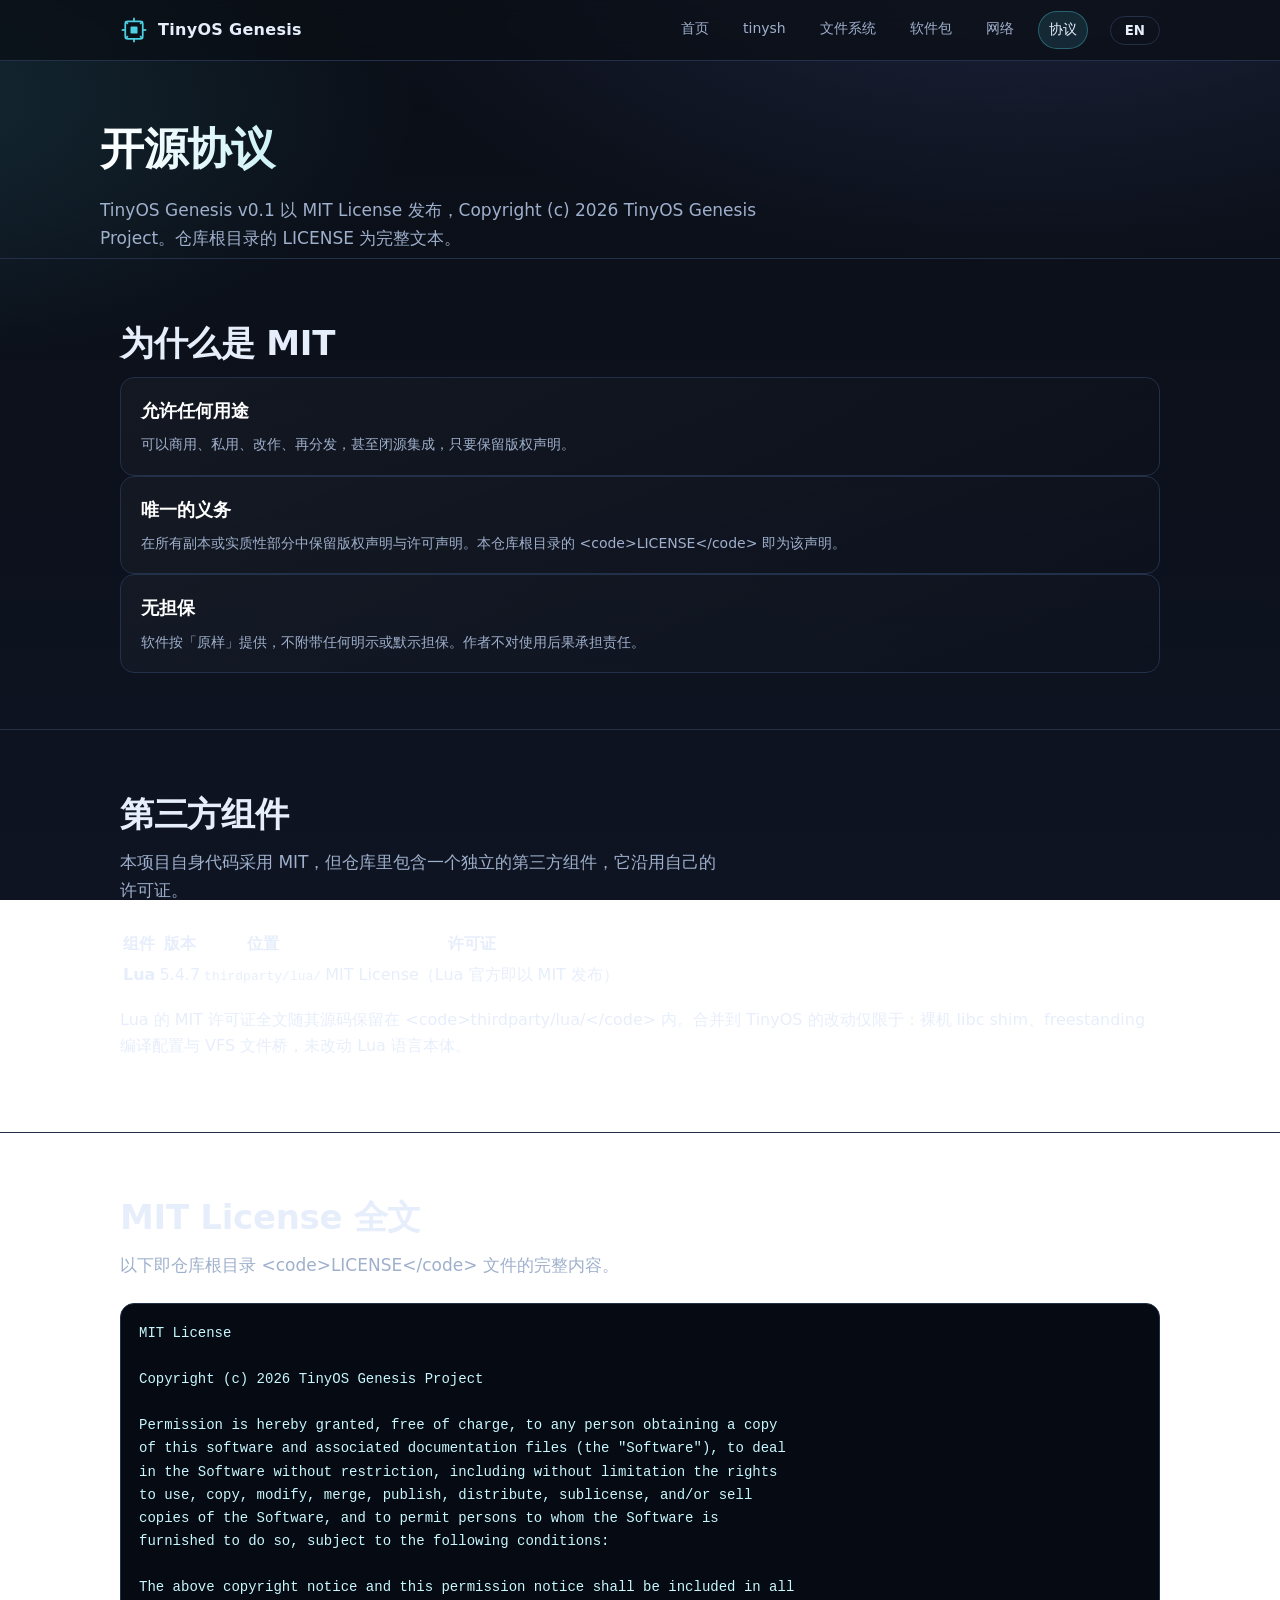
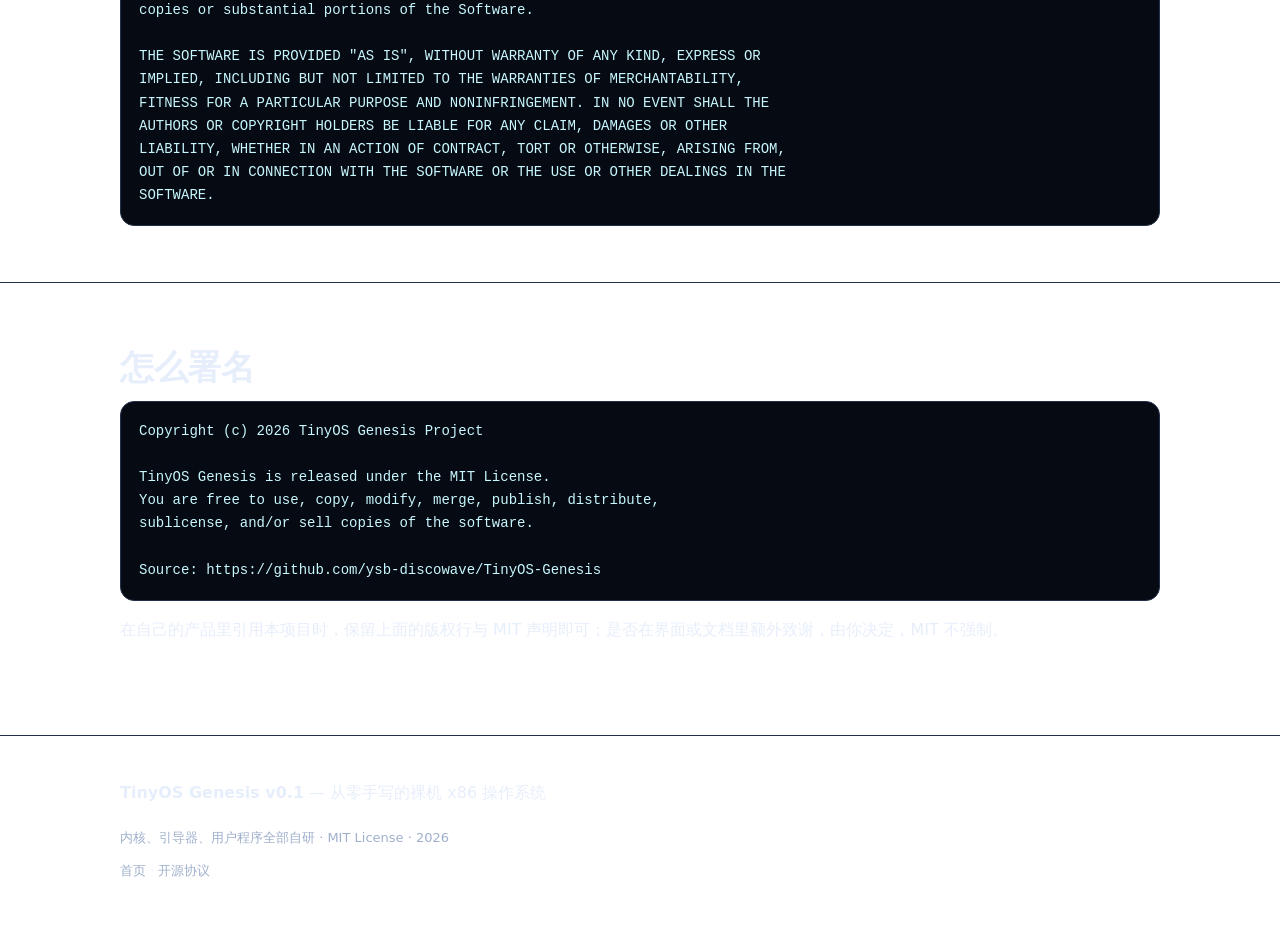
<file: license.html>
<!DOCTYPE html>
<html lang="zh-CN">
<head>
  <meta charset="UTF-8" />
  <meta name="viewport" content="width=device-width, initial-scale=1.0" />
  <meta name="description" content="TinyOS Genesis v0.1 license — MIT License, Copyright (c) 2026 TinyOS Genesis Project." />
  <title>TinyOS Genesis v0.1 · 开源协议</title>
  <link rel="stylesheet" href="style.css" />
</head>
<body>
  <a class="skip-link" href="#main" data-zh="跳到主内容" data-en="Skip to main content">跳到主内容</a>

  <header class="site-header">
    <div class="wrap header-inner">
      <a class="brand" href="index.html" aria-label="TinyOS Genesis home">
        <svg class="brand-logo" width="28" height="28" viewBox="0 0 32 32" role="img" aria-hidden="true">
          <rect x="6" y="6" width="20" height="20" rx="3" fill="none" stroke="currentColor" stroke-width="2"/>
          <rect x="12" y="12" width="8" height="8" rx="1" fill="currentColor"/>
          <g stroke="currentColor" stroke-width="2">
            <line x1="16" y1="2" x2="16" y2="6"/><line x1="16" y1="26" x2="16" y2="30"/>
            <line x1="2" y1="16" x2="6" y2="16"/><line x1="26" y1="16" x2="30" y2="16"/>
            <line x1="6" y1="6" x2="9" y2="9"/><line x1="26" y1="6" x2="23" y2="9"/>
            <line x1="6" y1="26" x2="9" y2="23"/><line x1="26" y1="26" x2="23" y2="23"/>
          </g>
        </svg>
        <span class="brand-name">TinyOS&nbsp;Genesis</span>
      </a>

      <nav class="site-nav" aria-label="主导航">
        <a href="index.html" data-zh="首页" data-en="Home">首页</a>
        <a href="tinysh.html" data-zh="tinysh" data-en="tinysh">tinysh</a>
        <a href="filesystem.html" data-zh="文件系统" data-en="Filesystem">文件系统</a>
        <a href="packages.html" data-zh="软件包" data-en="Packages">软件包</a>
        <a href="network.html" data-zh="网络" data-en="Network">网络</a>
        <a href="license.html" aria-current="page" data-zh="协议" data-en="License">协议</a>
      </nav>

      <button id="lang-toggle" class="lang-toggle" type="button"
              data-zh="EN" data-en="中文" aria-label="切换语言 / Switch language">EN</button>
    </div>
  </header>

  <main id="main">
    <div class="wrap page-head">
      <h1 data-zh="开源协议" data-en="License">开源协议</h1>
      <p class="lede" data-zh="TinyOS Genesis v0.1 以 MIT License 发布，Copyright (c) 2026 TinyOS Genesis Project。仓库根目录的 LICENSE 为完整文本。"
                 data-en="TinyOS Genesis v0.1 is released under the MIT License, Copyright (c) 2026 TinyOS Genesis Project. The full text lives in LICENSE at the repository root.">TinyOS Genesis v0.1 以 MIT License 发布，Copyright (c) 2026 TinyOS Genesis Project。仓库根目录的 LICENSE 为完整文本。</p>
    </div>

    <section class="section">
      <div class="wrap">
        <h2 data-zh="为什么是 MIT" data-en="Why MIT">为什么是 MIT</h2>
        <div class="grid grid-3">
          <div class="card">
            <h3 data-zh="允许任何用途" data-en="Any purpose">允许任何用途</h3>
            <p data-zh="可以商用、私用、改作、再分发，甚至闭源集成，只要保留版权声明。" data-en="Use it commercially or privately, modify it, redistribute it, even ship it inside a closed-source product — as long as the copyright notice stays.">可以商用、私用、改作、再分发，甚至闭源集成，只要保留版权声明。</p>
          </div>
          <div class="card">
            <h3 data-zh="唯一的义务" data-en="One obligation">唯一的义务</h3>
            <p data-zh="在所有副本或实质性部分中保留版权声明与许可声明。本仓库根目录的 <code>LICENSE</code> 即为该声明。" data-en="Keep the copyright and permission notices in all copies or substantial portions. The <code>LICENSE</code> file at the repository root is exactly that notice.">在所有副本或实质性部分中保留版权声明与许可声明。本仓库根目录的 <code>LICENSE</code> 即为该声明。</p>
          </div>
          <div class="card">
            <h3 data-zh="无担保" data-en="No warranty">无担保</h3>
            <p data-zh="软件按「原样」提供，不附带任何明示或默示担保。作者不对使用后果承担责任。" data-en="The software is provided &quot;as is&quot;, without warranty of any kind. The authors are not liable for what you do with it.">软件按「原样」提供，不附带任何明示或默示担保。作者不对使用后果承担责任。</p>
          </div>
        </div>
      </div>
    </section>

    <section class="section">
      <div class="wrap">
        <h2 data-zh="第三方组件" data-en="Third-party components">第三方组件</h2>
        <p class="lede" data-zh="本项目自身代码采用 MIT，但仓库里包含一个独立的第三方组件，它沿用自己的许可证。" data-en="The project's own code is MIT, but the repository vendors one independent third-party component that carries its own license.">本项目自身代码采用 MIT，但仓库里包含一个独立的第三方组件，它沿用自己的许可证。</p>
        <div class="table-wrap">
          <table>
            <thead>
              <tr>
                <th scope="col" data-zh="组件" data-en="Component">组件</th>
                <th scope="col" data-zh="版本" data-en="Version">版本</th>
                <th scope="col" data-zh="位置" data-en="Location">位置</th>
                <th scope="col" data-zh="许可证" data-en="License">许可证</th>
              </tr>
            </thead>
            <tbody>
              <tr>
                <td><strong>Lua</strong></td>
                <td>5.4.7</td>
                <td><code>thirdparty/lua/</code></td>
                <td data-zh="MIT License（Lua 官方即以 MIT 发布）" data-en="MIT License (Lua ships under MIT)">MIT License（Lua 官方即以 MIT 发布）</td>
              </tr>
            </tbody>
          </table>
        </div>
        <p class="note" data-zh="Lua 的 MIT 许可证全文随其源码保留在 <code>thirdparty/lua/</code> 内。合并到 TinyOS 的改动仅限于：裸机 libc shim、freestanding 编译配置与 VFS 文件桥，未改动 Lua 语言本体。" data-en="Lua's own MIT license text ships with its sources under <code>thirdparty/lua/</code>. The TinyOS-side changes are limited to the freestanding libc shim, build configuration and the VFS file bridge; the Lua language itself is untouched.">Lua 的 MIT 许可证全文随其源码保留在 <code>thirdparty/lua/</code> 内。合并到 TinyOS 的改动仅限于：裸机 libc shim、freestanding 编译配置与 VFS 文件桥，未改动 Lua 语言本体。</p>
      </div>
    </section>

    <section class="section">
      <div class="wrap">
        <h2 data-zh="MIT License 全文" data-en="MIT License text">MIT License 全文</h2>
        <p class="lede" data-zh="以下即仓库根目录 <code>LICENSE</code> 文件的完整内容。" data-en="Below is the complete content of the <code>LICENSE</code> file at the repository root.">以下即仓库根目录 <code>LICENSE</code> 文件的完整内容。</p>
        <div class="code-block" role="region" aria-label="MIT License" tabindex="0">
<pre><code>MIT License

Copyright (c) 2026 TinyOS Genesis Project

Permission is hereby granted, free of charge, to any person obtaining a copy
of this software and associated documentation files (the "Software"), to deal
in the Software without restriction, including without limitation the rights
to use, copy, modify, merge, publish, distribute, sublicense, and/or sell
copies of the Software, and to permit persons to whom the Software is
furnished to do so, subject to the following conditions:

The above copyright notice and this permission notice shall be included in all
copies or substantial portions of the Software.

THE SOFTWARE IS PROVIDED "AS IS", WITHOUT WARRANTY OF ANY KIND, EXPRESS OR
IMPLIED, INCLUDING BUT NOT LIMITED TO THE WARRANTIES OF MERCHANTABILITY,
FITNESS FOR A PARTICULAR PURPOSE AND NONINFRINGEMENT. IN NO EVENT SHALL THE
AUTHORS OR COPYRIGHT HOLDERS BE LIABLE FOR ANY CLAIM, DAMAGES OR OTHER
LIABILITY, WHETHER IN AN ACTION OF CONTRACT, TORT OR OTHERWISE, ARISING FROM,
OUT OF OR IN CONNECTION WITH THE SOFTWARE OR THE USE OR OTHER DEALINGS IN THE
SOFTWARE.</code></pre>
        </div>
      </div>
    </section>

    <section class="section">
      <div class="wrap">
        <h2 data-zh="怎么署名" data-en="How to attribute">怎么署名</h2>
        <div class="code-block" role="region" aria-label="attribution example" tabindex="0">
<pre><code>Copyright (c) 2026 TinyOS Genesis Project

TinyOS Genesis is released under the MIT License.
You are free to use, copy, modify, merge, publish, distribute,
sublicense, and/or sell copies of the software.

Source: https://github.com/ysb-discowave/TinyOS-Genesis</code></pre>
        </div>
        <p class="note" data-zh="在自己的产品里引用本项目时，保留上面的版权行与 MIT 声明即可；是否在界面或文档里额外致谢，由你决定，MIT 不强制。" data-en="When you credit the project in your own product, keeping the copyright line and the MIT notice is enough. Whether to add extra acknowledgements in your UI or docs is your call; MIT does not require it.">在自己的产品里引用本项目时，保留上面的版权行与 MIT 声明即可；是否在界面或文档里额外致谢，由你决定，MIT 不强制。</p>
      </div>
    </section>
  </main>

  <footer class="site-footer">
    <div class="wrap footer-inner">
      <p><strong>TinyOS Genesis v0.1</strong> — <span data-zh="从零手写的裸机 x86 操作系统" data-en="a from-scratch bare-metal x86 OS">从零手写的裸机 x86 操作系统</span></p>
      <p class="footer-meta" data-zh="内核、引导器、用户程序全部自研 · MIT License · 2026" data-en="kernel, bootloader and user programs all built in-house · MIT License · 2026">内核、引导器、用户程序全部自研 · MIT License · 2026</p>
      <p class="footer-links"><a href="index.html" data-zh="首页" data-en="Home">首页</a> · <a href="license.html" data-zh="开源协议" data-en="License">开源协议</a></p>
    </div>
  </footer>

  <script src="app.js" defer></script>
</body>
</html>
</file>
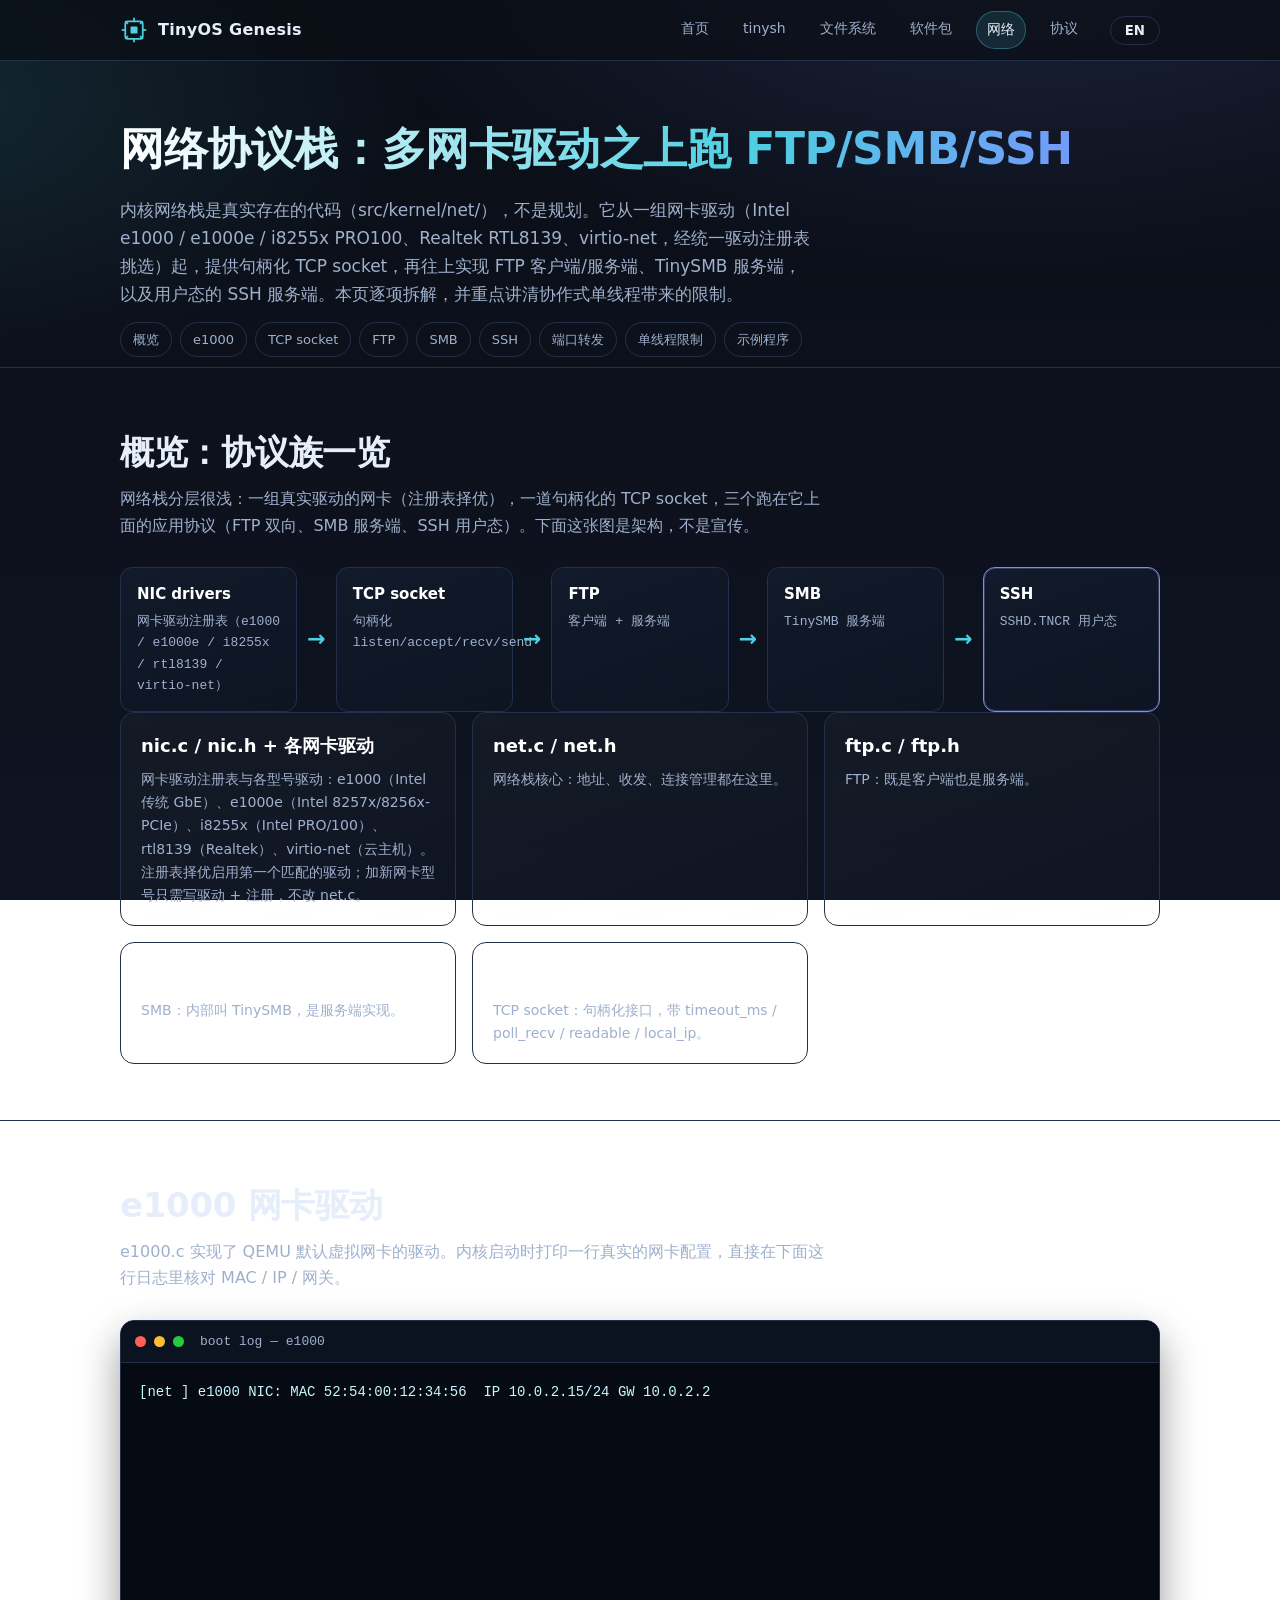
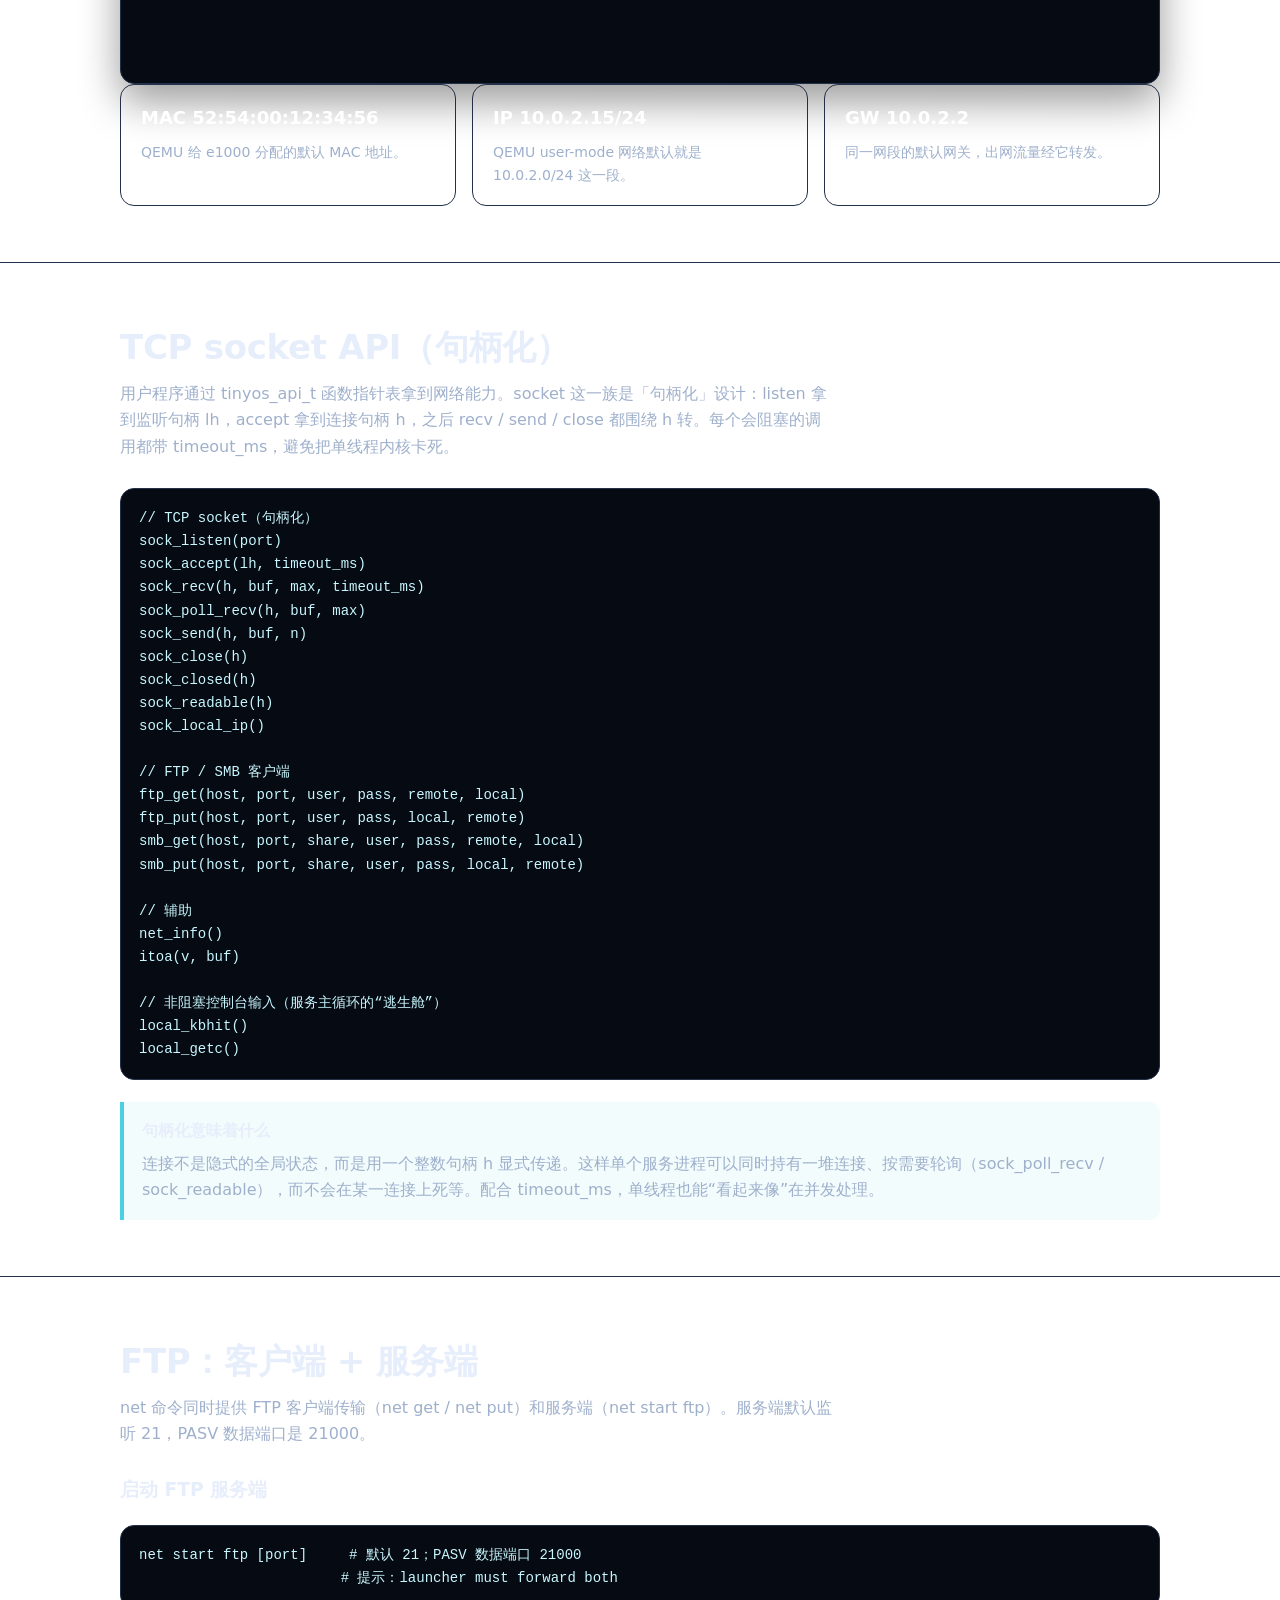
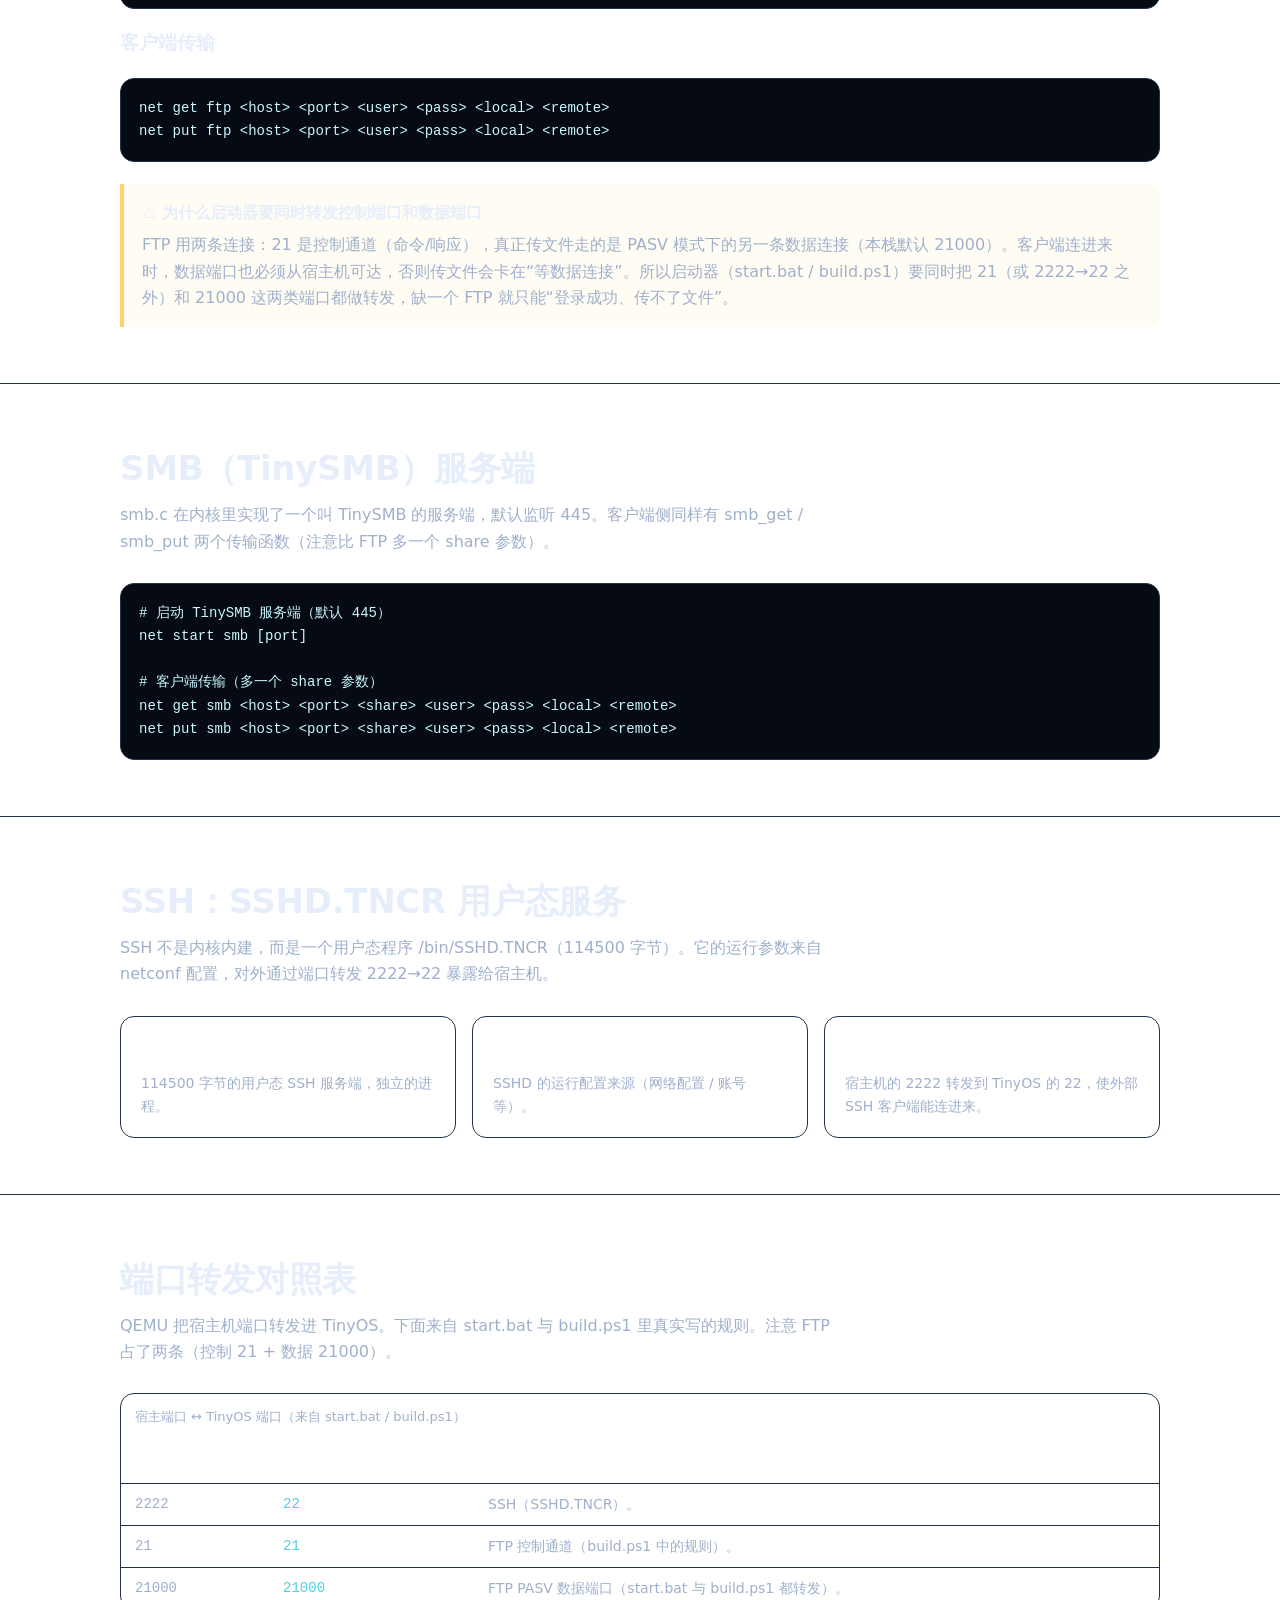
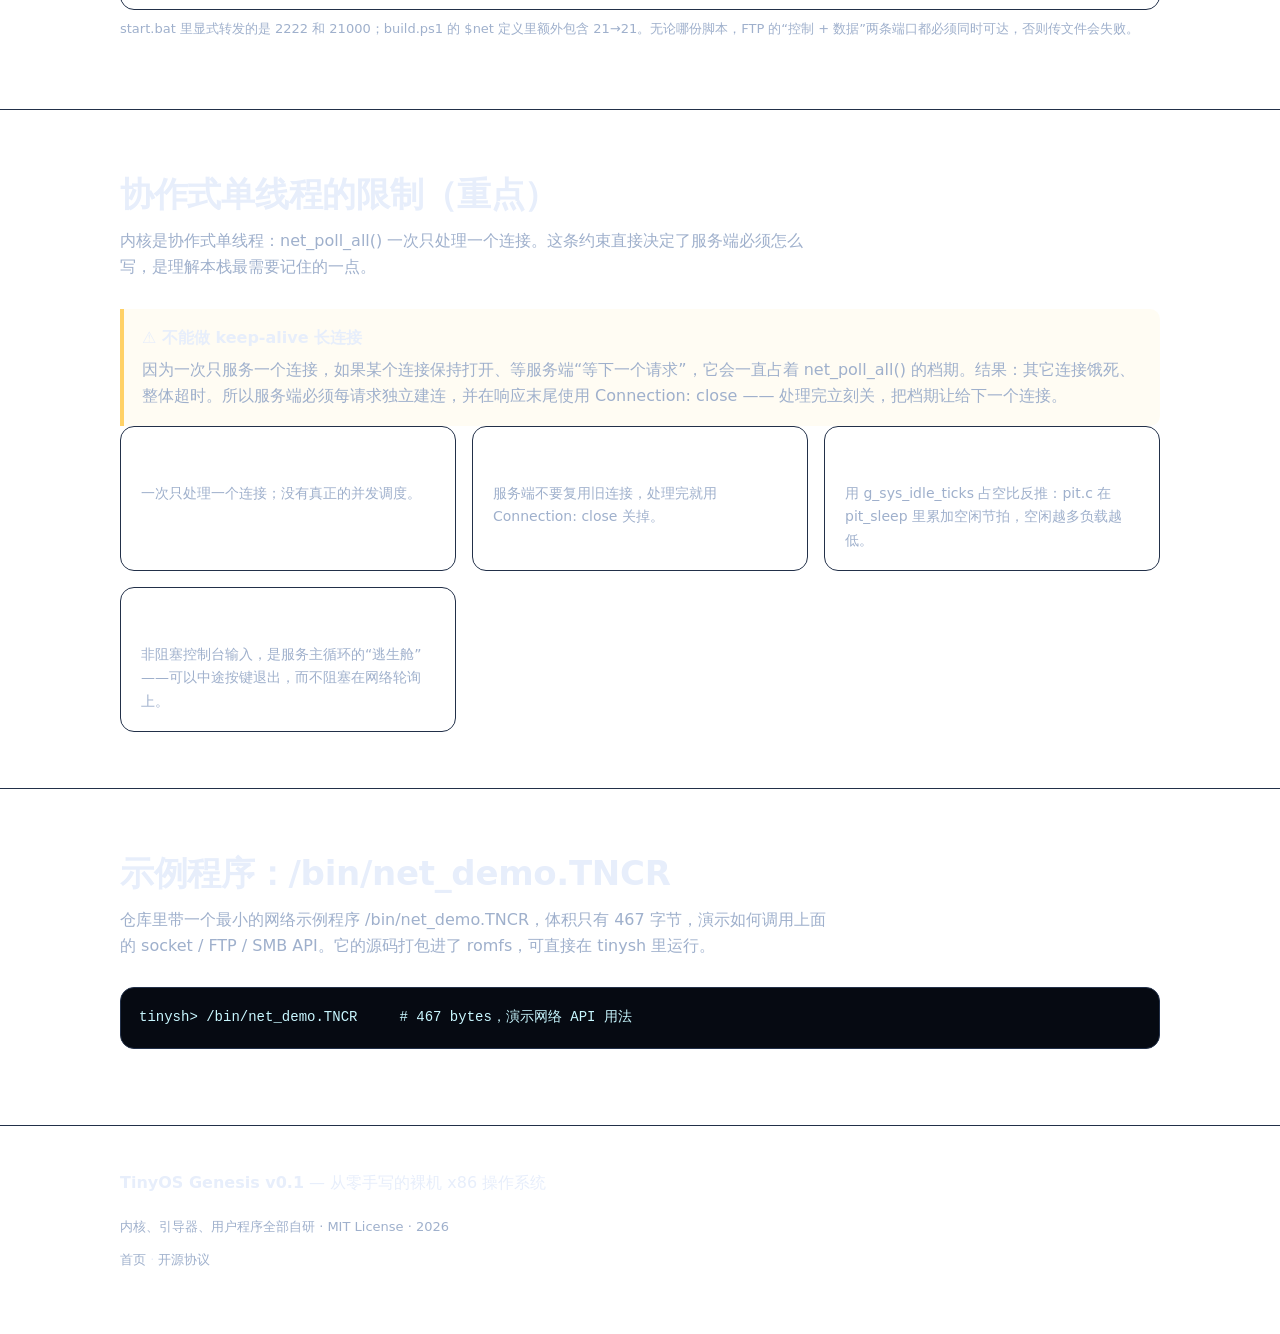
<file: network.html>
<!DOCTYPE html>
<html lang="zh-CN">
<head>
  <meta charset="UTF-8" />
  <meta name="viewport" content="width=device-width, initial-scale=1.0" />
  <meta name="description" content="TinyOS Genesis v0.1 networking: a multi-NIC driver registry (Intel e1000 / e1000e / i8255x PRO100, Realtek RTL8139, virtio-net), the handle-based TCP socket API, FTP client/server (TinyFTP), the TinySMB server, the SSHD.TNCR server, the QEMU port-forward table, and the hard limits of a cooperative single-threaded kernel." />
  <title>TinyOS Genesis v0.1 · 网络协议 / Network</title>
  <link rel="stylesheet" href="style.css" />
</head>
<body>
  <a class="skip-link" href="#main" data-zh="跳到主内容" data-en="Skip to main content">跳到主内容</a>

  <header class="site-header">
    <div class="wrap header-inner">
      <a class="brand" href="index.html" aria-label="TinyOS Genesis home">
        <svg class="brand-logo" width="28" height="28" viewBox="0 0 32 32" role="img" aria-hidden="true">
          <rect x="6" y="6" width="20" height="20" rx="3" fill="none" stroke="currentColor" stroke-width="2"/>
          <rect x="12" y="12" width="8" height="8" rx="1" fill="currentColor"/>
          <g stroke="currentColor" stroke-width="2">
            <line x1="16" y1="2" x2="16" y2="6"/><line x1="16" y1="26" x2="16" y2="30"/>
            <line x1="2" y1="16" x2="6" y2="16"/><line x1="26" y1="16" x2="30" y2="16"/>
            <line x1="6" y1="6" x2="9" y2="9"/><line x1="26" y1="6" x2="23" y2="9"/>
            <line x1="6" y1="26" x2="9" y2="23"/><line x1="26" y1="26" x2="23" y2="23"/>
          </g>
        </svg>
        <span class="brand-name">TinyOS&nbsp;Genesis</span>
      </a>

      <nav class="site-nav" aria-label="主导航">
        <a href="index.html" data-zh="首页" data-en="Home">首页</a>
        <a href="tinysh.html" data-zh="tinysh" data-en="tinysh">tinysh</a>
        <a href="filesystem.html" data-zh="文件系统" data-en="Filesystem">文件系统</a>
        <a href="packages.html" data-zh="软件包" data-en="Packages">软件包</a>
        <a href="network.html" aria-current="page" data-zh="网络" data-en="Network">网络</a>
        <a href="license.html" data-zh="协议" data-en="License">协议</a>
      </nav>

      <button id="lang-toggle" class="lang-toggle" type="button"
              data-zh="EN" data-en="中文" aria-label="切换语言 / Switch language">EN</button>
    </div>
  </header>

  <main id="main">
    <!-- PAGE HEAD -->
    <section class="page-head" aria-labelledby="page-title">
      <div class="wrap">
        <h1 id="page-title" data-zh="网络协议栈：多网卡驱动之上跑 FTP/SMB/SSH" data-en="Network stack: FTP/SMB/SSH on multi-NIC drivers">网络协议栈：多网卡驱动之上跑 FTP/SMB/SSH</h1>
        <p class="lede" data-zh="内核网络栈是真实存在的代码（src/kernel/net/），不是规划。它从一组网卡驱动（Intel e1000 / e1000e / i8255x PRO100、Realtek RTL8139、virtio-net，经统一驱动注册表挑选）起，提供句柄化 TCP socket，再往上实现 FTP 客户端/服务端、TinySMB 服务端，以及用户态的 SSH 服务端。本页逐项拆解，并重点讲清协作式单线程带来的限制。"
                       data-en="The kernel network stack is real code (src/kernel/net/), not a plan. It starts from a set of NIC drivers (Intel e1000 / e1000e / i8255x PRO100, Realtek RTL8139, virtio-net, selected through a driver registry), offers a handle-based TCP socket layer, then FTP client/server, the TinySMB server, and the user-space SSH server. This page breaks it down and pays special attention to the limits of a cooperative single-threaded kernel.">内核网络栈是真实存在的代码（src/kernel/net/），不是规划。它从一组网卡驱动（Intel e1000 / e1000e / i8255x PRO100、Realtek RTL8139、virtio-net，经统一驱动注册表挑选）起，提供句柄化 TCP socket，再往上实现 FTP 客户端/服务端、TinySMB 服务端，以及用户态的 SSH 服务端。本页逐项拆解，并重点讲清协作式单线程带来的限制。</p>

        <nav class="section-toc" aria-label="本页区块导航">
          <a href="#overview" data-zh="概览" data-en="Overview">概览</a>
          <a href="#e1000" data-zh="e1000" data-en="e1000">e1000</a>
          <a href="#socket" data-zh="TCP socket" data-en="TCP socket">TCP socket</a>
          <a href="#ftp" data-zh="FTP" data-en="FTP">FTP</a>
          <a href="#smb" data-zh="SMB" data-en="SMB">SMB</a>
          <a href="#ssh" data-zh="SSH" data-en="SSH">SSH</a>
          <a href="#ports" data-zh="端口转发" data-en="Port fwd">端口转发</a>
          <a href="#limits" data-zh="单线程限制" data-en="Limits">单线程限制</a>
          <a href="#demo" data-zh="示例程序" data-en="Demo">示例程序</a>
        </nav>
      </div>
    </section>

    <!-- 1. OVERVIEW -->
    <section id="overview" class="section" aria-labelledby="overview-title">
      <div class="wrap">
        <h2 id="overview-title" data-zh="概览：协议族一览" data-en="Overview: the protocol family">概览：协议族一览</h2>
        <p class="section-lead" data-zh="网络栈分层很浅：一组真实驱动的网卡（注册表择优），一道句柄化的 TCP socket，三个跑在它上面的应用协议（FTP 双向、SMB 服务端、SSH 用户态）。下面这张图是架构，不是宣传。"
                              data-en="The stack is shallow: a set of real NIC drivers (chosen by a registry), one handle-based TCP socket layer, and three application protocols on top (FTP both ways, SMB server, SSH in user space). The diagram is architecture, not hype.">网络栈分层很浅：一组真实驱动的网卡（注册表择优），一道句柄化的 TCP socket，三个跑在它上面的应用协议（FTP 双向、SMB 服务端、SSH 用户态）。下面这张图是架构，不是宣传。</p>

        <ol class="arch" aria-label="网络栈分层">
          <li class="arch-node">
            <span class="arch-tag">NIC drivers</span>
            <span class="arch-detail" data-zh="网卡驱动注册表（e1000 / e1000e / i8255x / rtl8139 / virtio-net）" data-en="NIC driver registry (e1000 / e1000e / i8255x / rtl8139 / virtio-net)">网卡驱动注册表（e1000 / e1000e / i8255x / rtl8139 / virtio-net）</span>
          </li>
          <li class="arch-arrow" aria-hidden="true">→</li>
          <li class="arch-node">
            <span class="arch-tag">TCP socket</span>
            <span class="arch-detail" data-zh="句柄化 listen/accept/recv/send" data-en="handle-based listen/accept/recv/send">句柄化 listen/accept/recv/send</span>
          </li>
          <li class="arch-arrow" aria-hidden="true">→</li>
          <li class="arch-node">
            <span class="arch-tag">FTP</span>
            <span class="arch-detail" data-zh="客户端 + 服务端" data-en="client + server">客户端 + 服务端</span>
          </li>
          <li class="arch-arrow" aria-hidden="true">→</li>
          <li class="arch-node">
            <span class="arch-tag">SMB</span>
            <span class="arch-detail" data-zh="TinySMB 服务端" data-en="TinySMB server">TinySMB 服务端</span>
          </li>
          <li class="arch-arrow" aria-hidden="true">→</li>
          <li class="arch-node arch-node-userspace">
            <span class="arch-tag">SSH</span>
            <span class="arch-detail" data-zh="SSHD.TNCR 用户态" data-en="SSHD.TNCR user-space">SSHD.TNCR 用户态</span>
          </li>
        </ol>

        <ul class="matrix">
          <li class="card">
            <h3>nic.c / nic.h + 各网卡驱动</h3>
            <p data-zh="网卡驱动注册表与各型号驱动：e1000（Intel 传统 GbE）、e1000e（Intel 8257x/8256x-PCIe）、i8255x（Intel PRO/100）、rtl8139（Realtek）、virtio-net（云主机）。注册表择优启用第一个匹配的驱动；加新网卡型号只需写驱动 + 注册，不改 net.c。" data-en="NIC driver registry and per-model drivers: e1000 (Intel legacy GbE), e1000e (Intel 8257x/8256x-PCIe), i8255x (Intel PRO/100), rtl8139 (Realtek), virtio-net (cloud). The registry activates the first matching driver; adding a new NIC model is one driver + a register call, with no net.c change.">网卡驱动注册表与各型号驱动：e1000（Intel 传统 GbE）、e1000e（Intel 8257x/8256x-PCIe）、i8255x（Intel PRO/100）、rtl8139（Realtek）、virtio-net（云主机）。注册表择优启用第一个匹配的驱动；加新网卡型号只需写驱动 + 注册，不改 net.c。</p>
          </li>
          <li class="card">
            <h3>net.c / net.h</h3>
            <p data-zh="网络栈核心：地址、收发、连接管理都在这里。" data-en="Network stack core: addressing, send/receive and connection management live here.">网络栈核心：地址、收发、连接管理都在这里。</p>
          </li>
          <li class="card">
            <h3>ftp.c / ftp.h</h3>
            <p data-zh="FTP：既是客户端也是服务端。" data-en="FTP: both a client and a server.">FTP：既是客户端也是服务端。</p>
          </li>
          <li class="card">
            <h3>smb.c / smb.h</h3>
            <p data-zh="SMB：内部叫 TinySMB，是服务端实现。" data-en="SMB: internally called TinySMB, a server implementation.">SMB：内部叫 TinySMB，是服务端实现。</p>
          </li>
          <li class="card">
            <h3>sock.c / sock.h</h3>
            <p data-zh="TCP socket：句柄化接口，带 timeout_ms / poll_recv / readable / local_ip。" data-en="TCP socket: a handle-based interface with timeout_ms / poll_recv / readable / local_ip.">TCP socket：句柄化接口，带 timeout_ms / poll_recv / readable / local_ip。</p>
          </li>
        </ul>
      </div>
    </section>

    <!-- 2. e1000 -->
    <section id="e1000" class="section" aria-labelledby="e1000-title">
      <div class="wrap">
        <h2 id="e1000-title" data-zh="e1000 网卡驱动" data-en="e1000 NIC driver">e1000 网卡驱动</h2>
        <p class="section-lead" data-zh="e1000.c 实现了 QEMU 默认虚拟网卡的驱动。内核启动时打印一行真实的网卡配置，直接在下面这行日志里核对 MAC / IP / 网关。"
                              data-en="e1000.c drives QEMU's default virtual NIC. At boot the kernel prints one real NIC line — verify the MAC / IP / gateway right in the log below.">e1000.c 实现了 QEMU 默认虚拟网卡的驱动。内核启动时打印一行真实的网卡配置，直接在下面这行日志里核对 MAC / IP / 网关。</p>

        <div class="term" role="img" aria-label="e1000 启动日志">
          <div class="term-bar" aria-hidden="true">
            <span class="dot"></span><span class="dot"></span><span class="dot"></span>
            <span class="term-title">boot log — e1000</span>
          </div>
          <pre class="term-body" aria-label="e1000 启动日志输出">[net ] e1000 NIC: MAC 52:54:00:12:34:56  IP 10.0.2.15/24 GW 10.0.2.2</pre>
        </div>

        <ul class="matrix">
          <li class="card">
            <h3>MAC 52:54:00:12:34:56</h3>
            <p data-zh="QEMU 给 e1000 分配的默认 MAC 地址。" data-en="The default MAC QEMU assigns to the e1000.">QEMU 给 e1000 分配的默认 MAC 地址。</p>
          </li>
          <li class="card">
            <h3>IP 10.0.2.15/24</h3>
            <p data-zh="QEMU user-mode 网络默认就是 10.0.2.0/24 这一段。" data-en="QEMU user-mode networking defaults to exactly the 10.0.2.0/24 segment.">QEMU user-mode 网络默认就是 10.0.2.0/24 这一段。</p>
          </li>
          <li class="card">
            <h3>GW 10.0.2.2</h3>
            <p data-zh="同一网段的默认网关，出网流量经它转发。" data-en="The default gateway on the same segment; outbound traffic is forwarded through it.">同一网段的默认网关，出网流量经它转发。</p>
          </li>
        </ul>
      </div>
    </section>

    <!-- 3. TCP SOCKET API -->
    <section id="socket" class="section" aria-labelledby="socket-title">
      <div class="wrap">
        <h2 id="socket-title" data-zh="TCP socket API（句柄化）" data-en="TCP socket API (handle-based)">TCP socket API（句柄化）</h2>
        <p class="section-lead" data-zh="用户程序通过 tinyos_api_t 函数指针表拿到网络能力。socket 这一族是「句柄化」设计：listen 拿到监听句柄 lh，accept 拿到连接句柄 h，之后 recv / send / close 都围绕 h 转。每个会阻塞的调用都带 timeout_ms，避免把单线程内核卡死。"
                              data-en="User programs reach networking through the tinyos_api_t function-pointer table. The socket family is “handle-based”: listen returns a listen handle lh, accept returns a connection handle h, and recv / send / close all revolve around h. Every blocking call takes timeout_ms so the single-threaded kernel is never frozen.">用户程序通过 tinyos_api_t 函数指针表拿到网络能力。socket 这一族是「句柄化」设计：listen 拿到监听句柄 lh，accept 拿到连接句柄 h，之后 recv / send / close 都围绕 h 转。每个会阻塞的调用都带 timeout_ms，避免把单线程内核卡死。</p>

        <div class="code-block" role="img" aria-label="TCP socket 与网络 API 函数表">
          <pre aria-label="socket / network API functions"><code>// TCP socket（句柄化）
sock_listen(port)
sock_accept(lh, timeout_ms)
sock_recv(h, buf, max, timeout_ms)
sock_poll_recv(h, buf, max)
sock_send(h, buf, n)
sock_close(h)
sock_closed(h)
sock_readable(h)
sock_local_ip()

// FTP / SMB 客户端
ftp_get(host, port, user, pass, remote, local)
ftp_put(host, port, user, pass, local, remote)
smb_get(host, port, share, user, pass, remote, local)
smb_put(host, port, share, user, pass, local, remote)

// 辅助
net_info()
itoa(v, buf)

// 非阻塞控制台输入（服务主循环的“逃生舱”）
local_kbhit()
local_getc()</code></pre>
        </div>

        <div class="callout" role="note">
          <h3 data-zh="句柄化意味着什么" data-en="What “handle-based” means">句柄化意味着什么</h3>
          <p data-zh="连接不是隐式的全局状态，而是用一个整数句柄 h 显式传递。这样单个服务进程可以同时持有一堆连接、按需要轮询（sock_poll_recv / sock_readable），而不会在某一连接上死等。配合 timeout_ms，单线程也能“看起来像”在并发处理。"
             data-en="A connection is not implicit global state; it is an integer handle h passed around explicitly. A single service process can thus hold many connections and poll them on demand (sock_poll_recv / sock_readable) instead of blocking forever on one. With timeout_ms, a single thread can “look like” it is handling things concurrently.">连接不是隐式的全局状态，而是用一个整数句柄 h 显式传递。这样单个服务进程可以同时持有一堆连接、按需要轮询（sock_poll_recv / sock_readable），而不会在某一连接上死等。配合 timeout_ms，单线程也能“看起来像”在并发处理。</p>
        </div>
      </div>
    </section>

    <!-- 4. FTP -->
    <section id="ftp" class="section" aria-labelledby="ftp-title">
      <div class="wrap">
        <h2 id="ftp-title" data-zh="FTP：客户端 + 服务端" data-en="FTP: client + server">FTP：客户端 + 服务端</h2>
        <p class="section-lead" data-zh="net 命令同时提供 FTP 客户端传输（net get / net put）和服务端（net start ftp）。服务端默认监听 21，PASV 数据端口是 21000。"
                              data-en="The net command offers both FTP client transfer (net get / net put) and a server (net start ftp). The server listens on 21 by default; the PASV data port is 21000.">net 命令同时提供 FTP 客户端传输（net get / net put）和服务端（net start ftp）。服务端默认监听 21，PASV 数据端口是 21000。</p>

        <h3 data-zh="启动 FTP 服务端" data-en="Starting the FTP server">启动 FTP 服务端</h3>
        <div class="code-block" role="img" aria-label="启动 FTP 服务端命令">
          <pre aria-label="net start ftp"><code>net start ftp [port]     # 默认 21；PASV 数据端口 21000
                        # 提示：launcher must forward both</code></pre>
        </div>

        <h3 data-zh="客户端传输" data-en="Client transfer">客户端传输</h3>
        <div class="code-block" role="img" aria-label="net get / put 用法">
          <pre aria-label="net get / put"><code>net get ftp &lt;host&gt; &lt;port&gt; &lt;user&gt; &lt;pass&gt; &lt;local&gt; &lt;remote&gt;
net put ftp &lt;host&gt; &lt;port&gt; &lt;user&gt; &lt;pass&gt; &lt;local&gt; &lt;remote&gt;</code></pre>
        </div>

        <div class="callout" role="note" style="border-left-color: var(--warn); background: rgba(255,209,102,.08);">
          <h3 data-zh="⚠️ 为什么启动器要同时转发控制端口和数据端口" data-en="⚠️ Why the launcher must forward both control and data ports">⚠️ 为什么启动器要同时转发控制端口和数据端口</h3>
          <p data-zh="FTP 用两条连接：21 是控制通道（命令/响应），真正传文件走的是 PASV 模式下的另一条数据连接（本栈默认 21000）。客户端连进来时，数据端口也必须从宿主机可达，否则传文件会卡在“等数据连接”。所以启动器（start.bat / build.ps1）要同时把 21（或 2222→22 之外）和 21000 这两类端口都做转发，缺一个 FTP 就只能“登录成功、传不了文件”。"
             data-en="FTP uses two connections: 21 is the control channel (commands/responses), while the actual file transfer runs over a second data connection in PASV mode (default 21000 here). When a client connects, the data port must also be reachable from the host, or the transfer stalls waiting for the data connection. So the launcher (start.bat / build.ps1) must forward both the control and the data ports; miss one and FTP can “log in fine but never transfer”.">FTP 用两条连接：21 是控制通道（命令/响应），真正传文件走的是 PASV 模式下的另一条数据连接（本栈默认 21000）。客户端连进来时，数据端口也必须从宿主机可达，否则传文件会卡在“等数据连接”。所以启动器（start.bat / build.ps1）要同时把 21（或 2222→22 之外）和 21000 这两类端口都做转发，缺一个 FTP 就只能“登录成功、传不了文件”。</p>
        </div>
      </div>
    </section>

    <!-- 5. SMB -->
    <section id="smb" class="section" aria-labelledby="smb-title">
      <div class="wrap">
        <h2 id="smb-title" data-zh="SMB（TinySMB）服务端" data-en="SMB (TinySMB) server">SMB（TinySMB）服务端</h2>
        <p class="section-lead" data-zh="smb.c 在内核里实现了一个叫 TinySMB 的服务端，默认监听 445。客户端侧同样有 smb_get / smb_put 两个传输函数（注意比 FTP 多一个 share 参数）。"
                              data-en="smb.c implements a server internally called TinySMB, listening on 445 by default. On the client side there are also smb_get / smb_put transfer functions (note the extra share parameter vs FTP).">smb.c 在内核里实现了一个叫 TinySMB 的服务端，默认监听 445。客户端侧同样有 smb_get / smb_put 两个传输函数（注意比 FTP 多一个 share 参数）。</p>

        <div class="code-block" role="img" aria-label="启动 TinySMB 与客户端用法">
          <pre aria-label="net start smb / smb client"><code># 启动 TinySMB 服务端（默认 445）
net start smb [port]

# 客户端传输（多一个 share 参数）
net get smb &lt;host&gt; &lt;port&gt; &lt;share&gt; &lt;user&gt; &lt;pass&gt; &lt;local&gt; &lt;remote&gt;
net put smb &lt;host&gt; &lt;port&gt; &lt;share&gt; &lt;user&gt; &lt;pass&gt; &lt;local&gt; &lt;remote&gt;</code></pre>
        </div>
      </div>
    </section>

    <!-- 6. SSH -->
    <section id="ssh" class="section" aria-labelledby="ssh-title">
      <div class="wrap">
        <h2 id="ssh-title" data-zh="SSH：SSHD.TNCR 用户态服务" data-en="SSH: the SSHD.TNCR user-space server">SSH：SSHD.TNCR 用户态服务</h2>
        <p class="section-lead" data-zh="SSH 不是内核内建，而是一个用户态程序 /bin/SSHD.TNCR（114500 字节）。它的运行参数来自 netconf 配置，对外通过端口转发 2222→22 暴露给宿主机。"
                              data-en="SSH is not kernel-builtin; it is a user-space program /bin/SSHD.TNCR (114500 bytes). It reads its parameters from netconf, and is exposed to the host via the port forward 2222→22.">SSH 不是内核内建，而是一个用户态程序 /bin/SSHD.TNCR（114500 字节）。它的运行参数来自 netconf 配置，对外通过端口转发 2222→22 暴露给宿主机。</p>

        <ul class="matrix">
          <li class="card">
            <h3>/bin/SSHD.TNCR</h3>
            <p data-zh="114500 字节的用户态 SSH 服务端，独立的进程。" data-en="A 114500-byte user-space SSH server, a separate process.">114500 字节的用户态 SSH 服务端，独立的进程。</p>
          </li>
          <li class="card">
            <h3>netconf</h3>
            <p data-zh="SSHD 的运行配置来源（网络配置 / 账号等）。" data-en="Where SSHD gets its runtime config (network settings / accounts, etc.).">SSHD 的运行配置来源（网络配置 / 账号等）。</p>
          </li>
          <li class="card">
            <h3>2222 → 22</h3>
            <p data-zh="宿主机的 2222 转发到 TinyOS 的 22，使外部 SSH 客户端能连进来。" data-en="Host 2222 forwards to TinyOS 22, letting external SSH clients connect in.">宿主机的 2222 转发到 TinyOS 的 22，使外部 SSH 客户端能连进来。</p>
          </li>
        </ul>
      </div>
    </section>

    <!-- 7. PORT FORWARD TABLE -->
    <section id="ports" class="section" aria-labelledby="ports-title">
      <div class="wrap">
        <h2 id="ports-title" data-zh="端口转发对照表" data-en="Port-forward table">端口转发对照表</h2>
        <p class="section-lead" data-zh="QEMU 把宿主机端口转发进 TinyOS。下面来自 start.bat 与 build.ps1 里真实写的规则。注意 FTP 占了两条（控制 21 + 数据 21000）。"
                              data-en="QEMU forwards host ports into TinyOS. The table below comes from the rules actually written in start.bat and build.ps1. Note FTP takes two entries (control 21 + data 21000).">QEMU 把宿主机端口转发进 TinyOS。下面来自 start.bat 与 build.ps1 里真实写的规则。注意 FTP 占了两条（控制 21 + 数据 21000）。</p>

        <div style="overflow:auto; border:1px solid var(--line); border-radius:var(--radius);">
          <table style="width:100%; border-collapse:collapse; font-size:14px; min-width:520px;">
            <caption style="caption-side:top; text-align:left; padding:12px 14px; color:var(--muted); font-size:13px;" data-zh="宿主端口 ↔ TinyOS 端口（来自 start.bat / build.ps1）" data-en="Host port ↔ TinyOS port (from start.bat / build.ps1)">宿主端口 ↔ TinyOS 端口（来自 start.bat / build.ps1）</caption>
            <thead>
              <tr style="background:rgba(255,255,255,.03); text-align:left;">
                <th scope="col" style="padding:10px 14px; border-bottom:1px solid var(--line); color:#fff;" data-zh="宿主端口" data-en="Host port">宿主端口</th>
                <th scope="col" style="padding:10px 14px; border-bottom:1px solid var(--line); color:#fff;" data-zh="TinyOS 端口" data-en="TinyOS port">TinyOS 端口</th>
                <th scope="col" style="padding:10px 14px; border-bottom:1px solid var(--line); color:#fff;" data-zh="用途" data-en="Purpose">用途</th>
              </tr>
            </thead>
            <tbody>
              <tr style="border-bottom:1px solid var(--line);">
                <td style="padding:9px 14px; font-family:var(--mono); color:var(--muted); white-space:nowrap;">2222</td>
                <td style="padding:9px 14px; font-family:var(--mono); color:var(--accent); white-space:nowrap;">22</td>
                <td style="padding:9px 14px; color:var(--muted);" data-zh="SSH（SSHD.TNCR）。" data-en="SSH (SSHD.TNCR).">SSH（SSHD.TNCR）。</td>
              </tr>
              <tr style="border-bottom:1px solid var(--line);">
                <td style="padding:9px 14px; font-family:var(--mono); color:var(--muted); white-space:nowrap;">21</td>
                <td style="padding:9px 14px; font-family:var(--mono); color:var(--accent); white-space:nowrap;">21</td>
                <td style="padding:9px 14px; color:var(--muted);" data-zh="FTP 控制通道（build.ps1 中的规则）。" data-en="FTP control channel (the rule in build.ps1).">FTP 控制通道（build.ps1 中的规则）。</td>
              </tr>
              <tr>
                <td style="padding:9px 14px; font-family:var(--mono); color:var(--muted); white-space:nowrap;">21000</td>
                <td style="padding:9px 14px; font-family:var(--mono); color:var(--accent); white-space:nowrap;">21000</td>
                <td style="padding:9px 14px; color:var(--muted);" data-zh="FTP PASV 数据端口（start.bat 与 build.ps1 都转发）。" data-en="FTP PASV data port (forwarded by both start.bat and build.ps1).">FTP PASV 数据端口（start.bat 与 build.ps1 都转发）。</td>
              </tr>
            </tbody>
          </table>
        </div>
        <p class="chart-note" data-zh="start.bat 里显式转发的是 2222 和 21000；build.ps1 的 $net 定义里额外包含 21→21。无论哪份脚本，FTP 的“控制 + 数据”两条端口都必须同时可达，否则传文件会失败。"
           data-en="start.bat explicitly forwards 2222 and 21000; build.ps1's $net definition additionally includes 21→21. Either way, FTP's “control + data” pair must both be reachable, or transfers fail.">start.bat 里显式转发的是 2222 和 21000；build.ps1 的 $net 定义里额外包含 21→21。无论哪份脚本，FTP 的“控制 + 数据”两条端口都必须同时可达，否则传文件会失败。</p>
      </div>
    </section>

    <!-- 8. LIMITS -->
    <section id="limits" class="section" aria-labelledby="limits-title">
      <div class="wrap">
        <h2 id="limits-title" data-zh="协作式单线程的限制（重点）" data-en="The cooperative single-threaded limit (key point)">协作式单线程的限制（重点）</h2>
        <p class="section-lead" data-zh="内核是协作式单线程：net_poll_all() 一次只处理一个连接。这条约束直接决定了服务端必须怎么写，是理解本栈最需要记住的一点。"
                              data-en="The kernel is cooperative and single-threaded: net_poll_all() handles one connection at a time. This constraint dictates how a server must be written — the single most important thing to remember about this stack.">内核是协作式单线程：net_poll_all() 一次只处理一个连接。这条约束直接决定了服务端必须怎么写，是理解本栈最需要记住的一点。</p>

        <div class="callout" role="note" style="border-left-color: var(--warn); background: rgba(255,209,102,.08);">
          <h3 data-zh="⚠️ 不能做 keep-alive 长连接" data-en="⚠️ No keep-alive long connections">⚠️ 不能做 keep-alive 长连接</h3>
          <p data-zh="因为一次只服务一个连接，如果某个连接保持打开、等服务端“等下一个请求”，它会一直占着 net_poll_all() 的档期。结果：其它连接饿死、整体超时。所以服务端必须每请求独立建连，并在响应末尾使用 Connection: close —— 处理完立刻关，把档期让给下一个连接。"
             data-en="Because only one connection is served at a time, if a connection stays open waiting for “the next request”, it hogs net_poll_all()'s slot. The result: other connections starve and the whole thing times out. So a server must open an independent connection per request and use Connection: close at the end of each response — finish, close immediately, yield the slot to the next connection.">因为一次只服务一个连接，如果某个连接保持打开、等服务端“等下一个请求”，它会一直占着 net_poll_all() 的档期。结果：其它连接饿死、整体超时。所以服务端必须每请求独立建连，并在响应末尾使用 Connection: close —— 处理完立刻关，把档期让给下一个连接。</p>
        </div>

        <ul class="matrix">
          <li class="card">
            <h3>net_poll_all()</h3>
            <p data-zh="一次只处理一个连接；没有真正的并发调度。" data-en="Handles one connection per call; no real concurrent scheduling.">一次只处理一个连接；没有真正的并发调度。</p>
          </li>
          <li class="card">
            <h3>每请求独立建连</h3>
            <p data-zh="服务端不要复用旧连接，处理完就用 Connection: close 关掉。" data-en="Servers should not reuse old connections; finish and close with Connection: close.">服务端不要复用旧连接，处理完就用 Connection: close 关掉。</p>
          </li>
          <li class="card">
            <h3>CPU 负载怎么算</h3>
            <p data-zh="用 g_sys_idle_ticks 占空比反推：pit.c 在 pit_sleep 里累加空闲节拍，空闲越多负载越低。" data-en="Derived from g_sys_idle_ticks duty ratio: pit.c accumulates idle ticks inside pit_sleep, so more idle means lower load.">用 g_sys_idle_ticks 占空比反推：pit.c 在 pit_sleep 里累加空闲节拍，空闲越多负载越低。</p>
          </li>
          <li class="card">
            <h3>local_kbhit() / local_getc()</h3>
            <p data-zh="非阻塞控制台输入，是服务主循环的“逃生舱”——可以中途按键退出，而不阻塞在网络轮询上。" data-en="Non-blocking console input; the “escape hatch” of a service main loop — lets you interrupt with a key instead of being stuck on network polling.">非阻塞控制台输入，是服务主循环的“逃生舱”——可以中途按键退出，而不阻塞在网络轮询上。</p>
          </li>
        </ul>
      </div>
    </section>

    <!-- 9. DEMO PROGRAM -->
    <section id="demo" class="section" aria-labelledby="demo-title">
      <div class="wrap">
        <h2 id="demo-title" data-zh="示例程序：/bin/net_demo.TNCR" data-en="Example program: /bin/net_demo.TNCR">示例程序：/bin/net_demo.TNCR</h2>
        <p class="section-lead" data-zh="仓库里带一个最小的网络示例程序 /bin/net_demo.TNCR，体积只有 467 字节，演示如何调用上面的 socket / FTP / SMB API。它的源码打包进了 romfs，可直接在 tinysh 里运行。"
                              data-en="The repo ships a minimal networking example, /bin/net_demo.TNCR, just 467 bytes, showing how to call the socket / FTP / SMB APIs above. Its source is packed into romfs and can be run directly from tinysh.">仓库里带一个最小的网络示例程序 /bin/net_demo.TNCR，体积只有 467 字节，演示如何调用上面的 socket / FTP / SMB API。它的源码打包进了 romfs，可直接在 tinysh 里运行。</p>

        <div class="code-block" role="img" aria-label="运行 net_demo 示例">
          <pre aria-label="run net_demo"><code>tinysh&gt; /bin/net_demo.TNCR     # 467 bytes，演示网络 API 用法</code></pre>
        </div>
      </div>
    </section>
  </main>

  <footer class="site-footer">
    <div class="wrap footer-inner">
      <p><strong>TinyOS Genesis v0.1</strong> — <span data-zh="从零手写的裸机 x86 操作系统" data-en="a from-scratch bare-metal x86 OS">从零手写的裸机 x86 操作系统</span></p>
      <p class="footer-meta" data-zh="内核、引导器、用户程序全部自研 · MIT License · 2026" data-en="kernel, bootloader and user programs all built in-house · MIT License · 2026">内核、引导器、用户程序全部自研 · MIT License · 2026</p>
      <p class="footer-links"><a href="index.html" data-zh="首页" data-en="Home">首页</a> · <a href="license.html" data-zh="开源协议" data-en="License">开源协议</a></p>
    </div>
  </footer>

  <script src="app.js" defer></script>
</body>
</html>
</file>
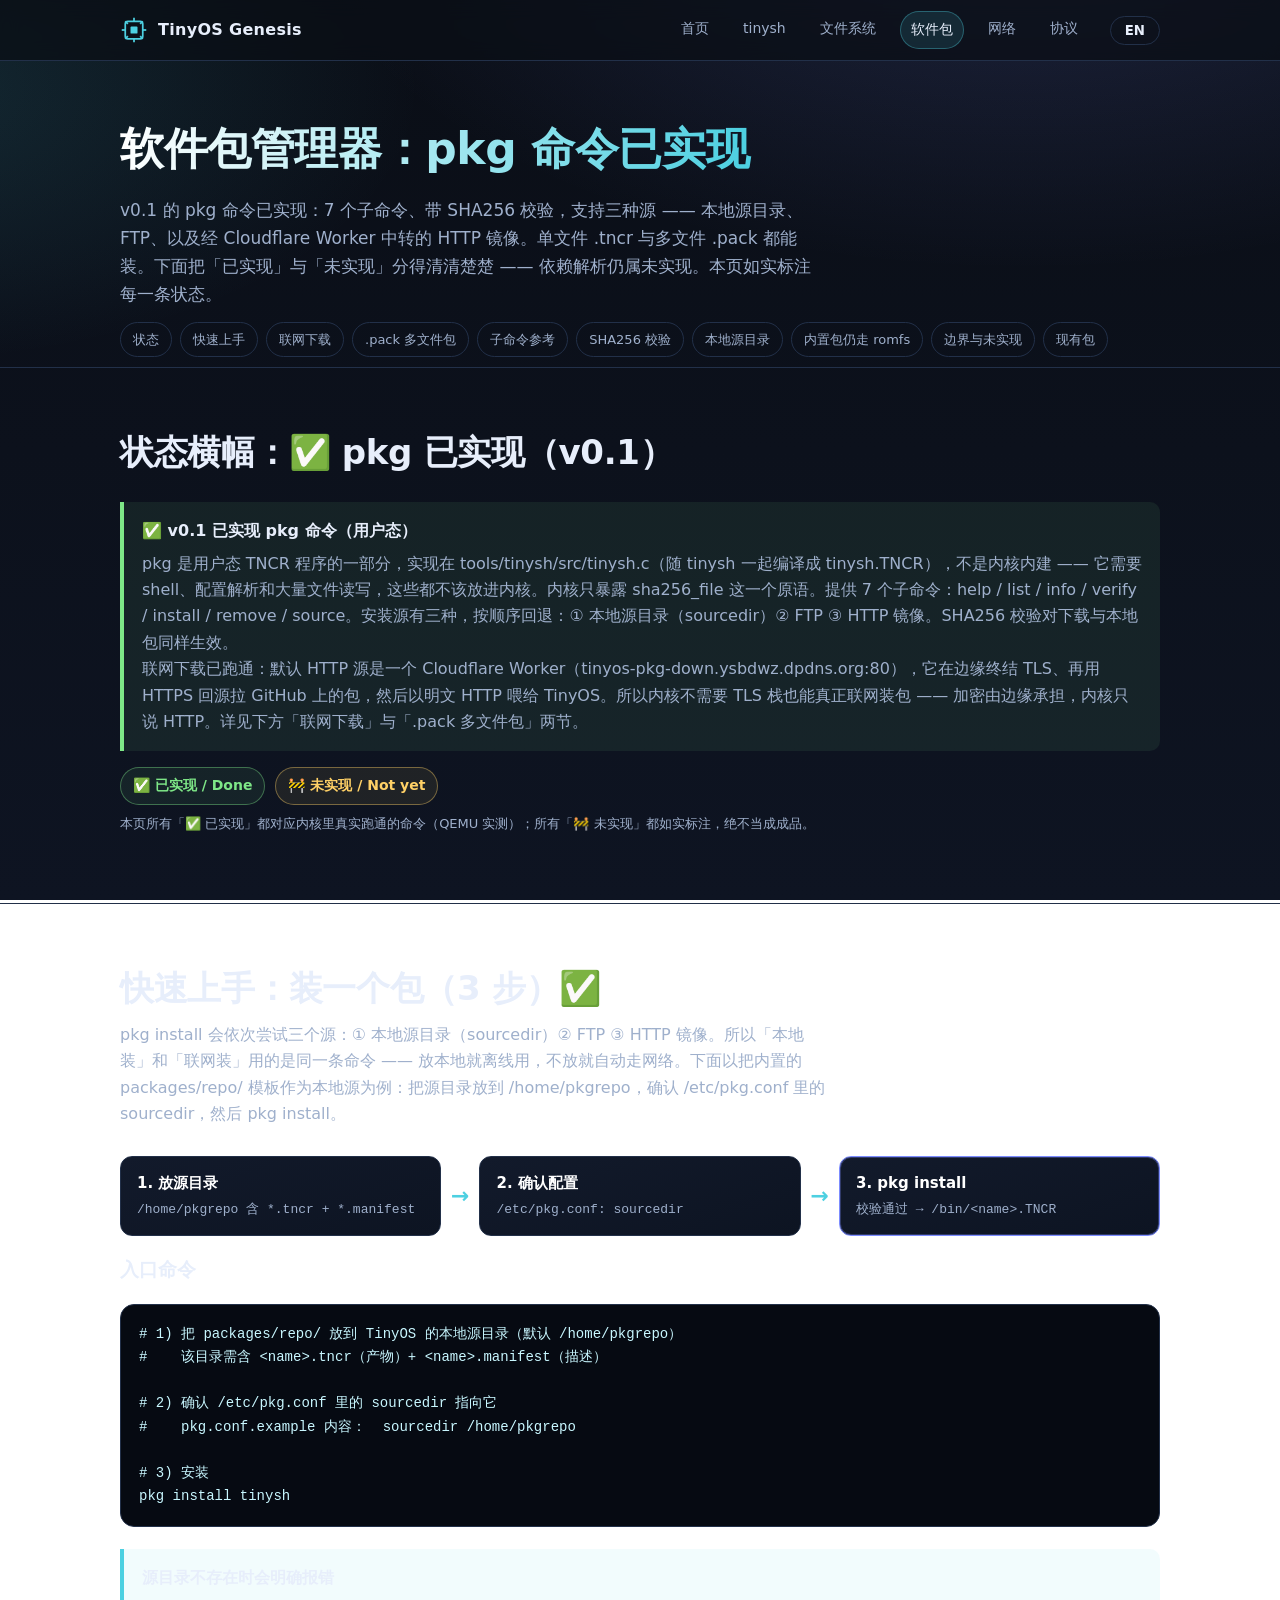
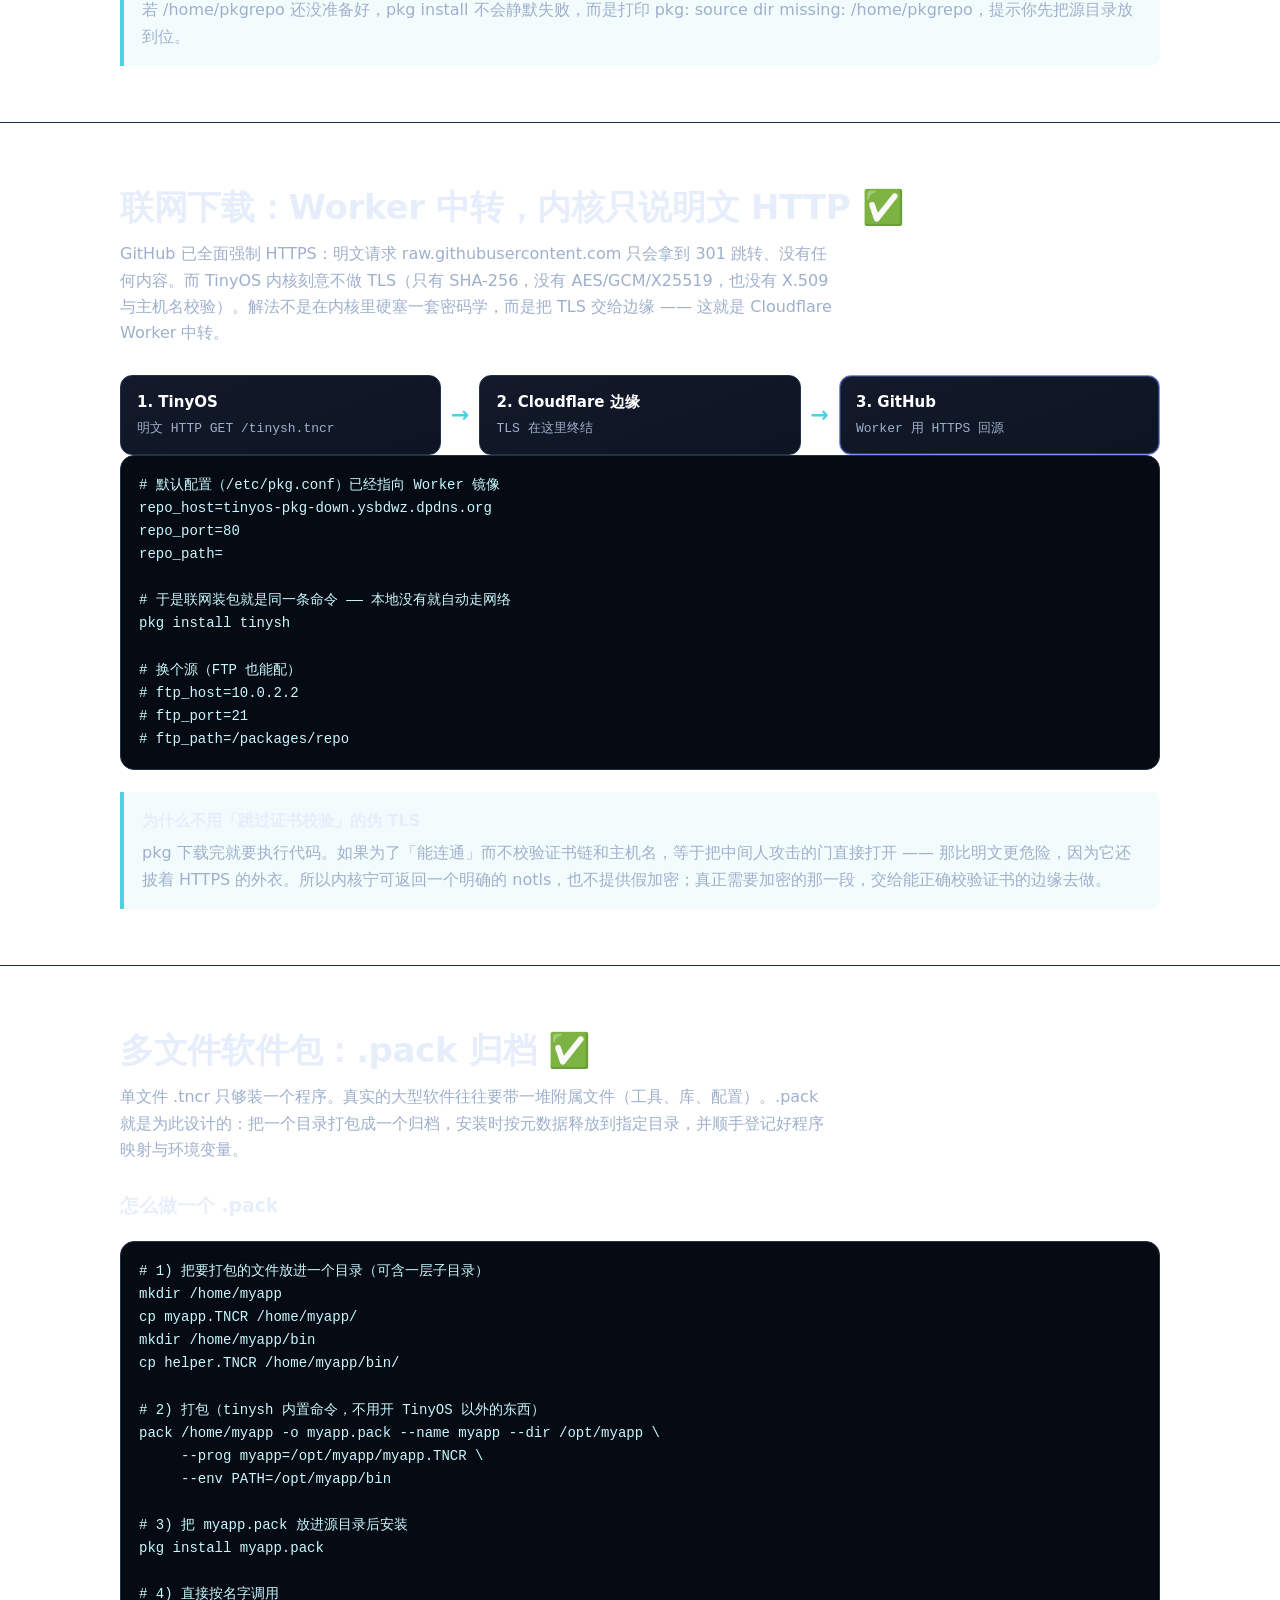
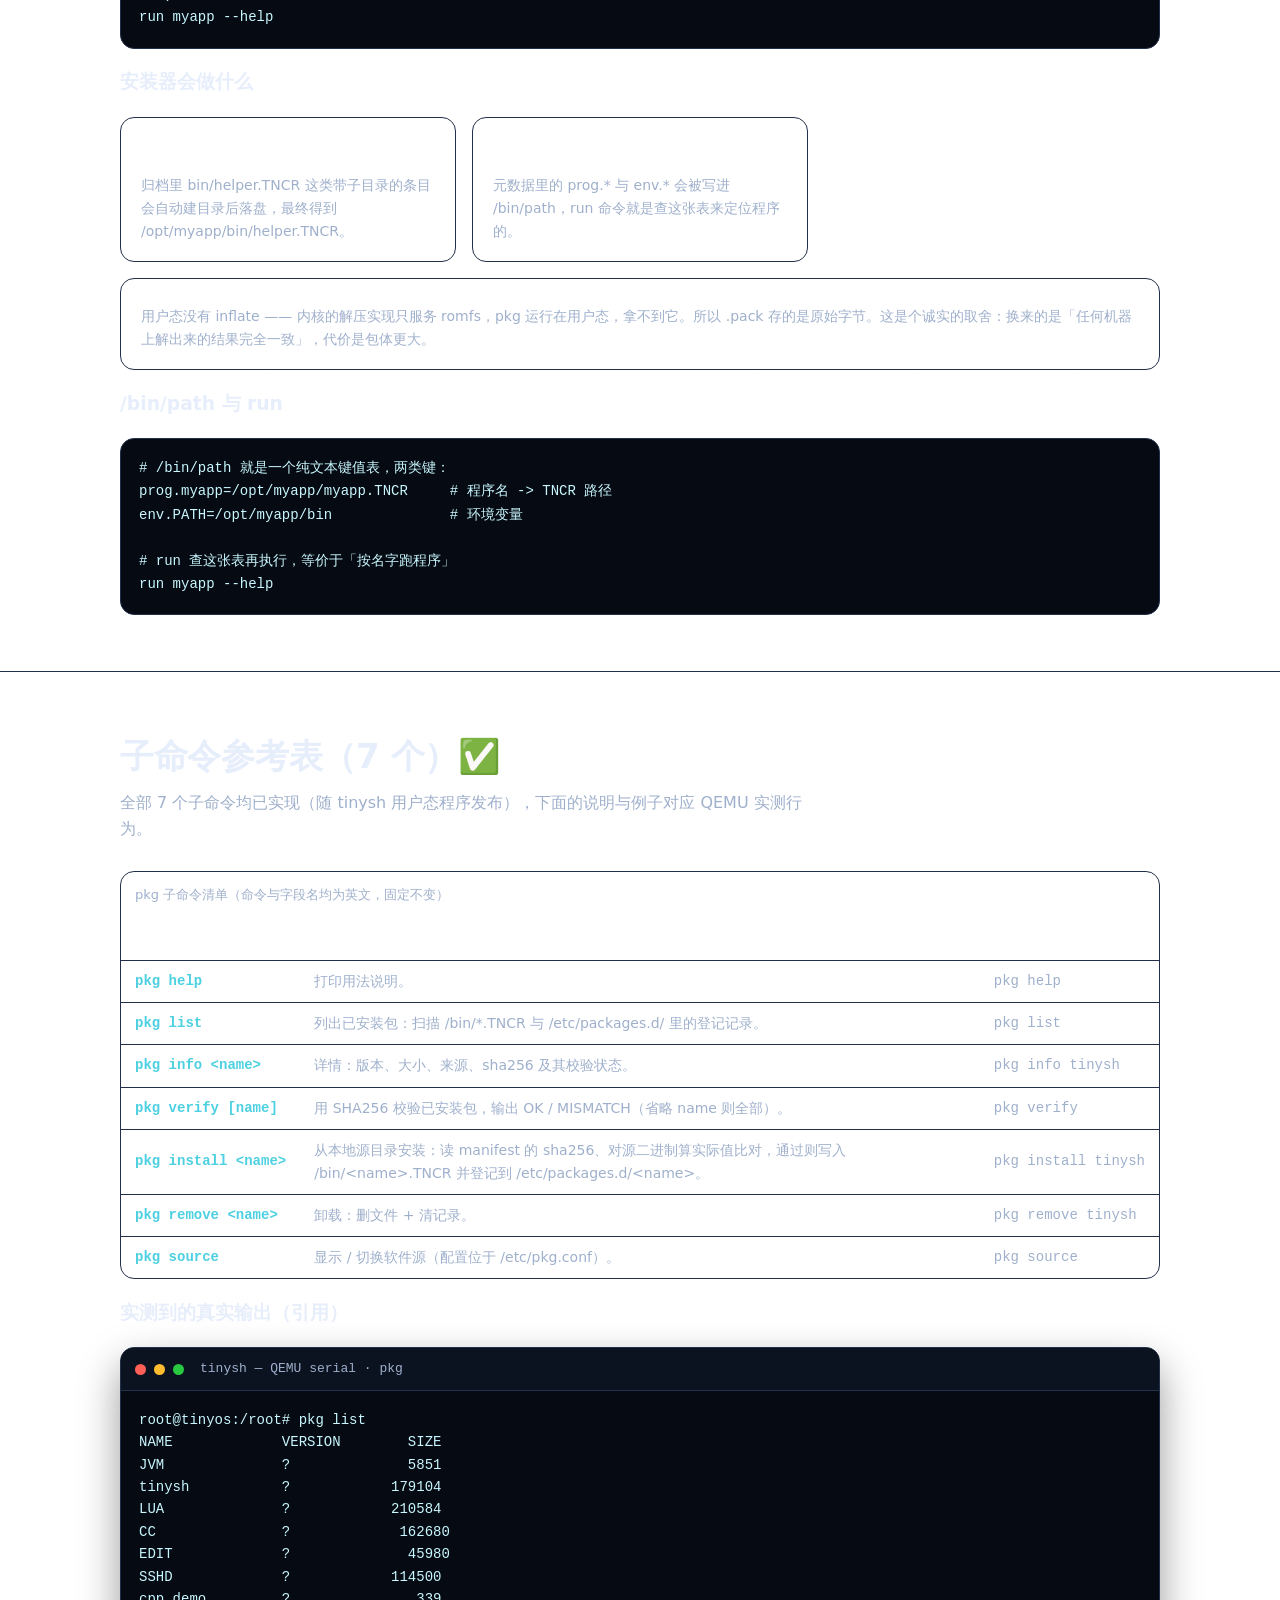
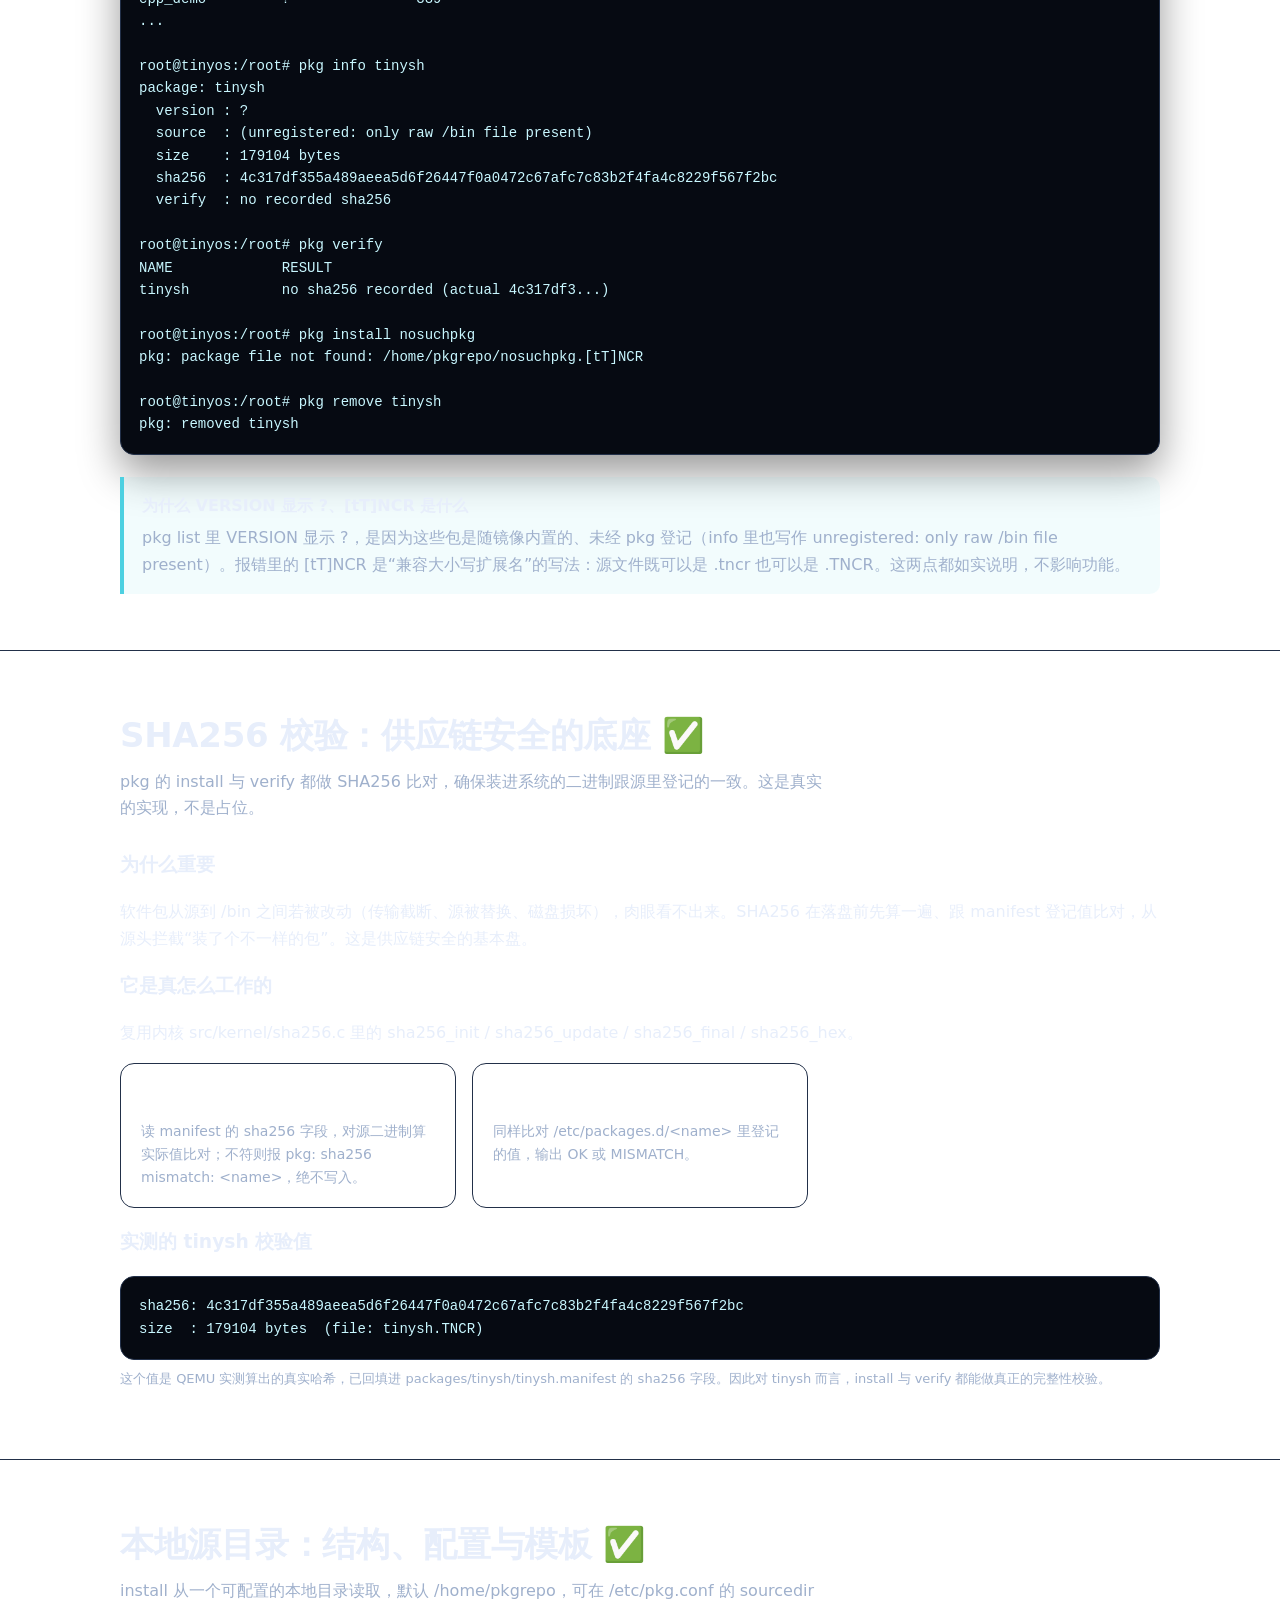
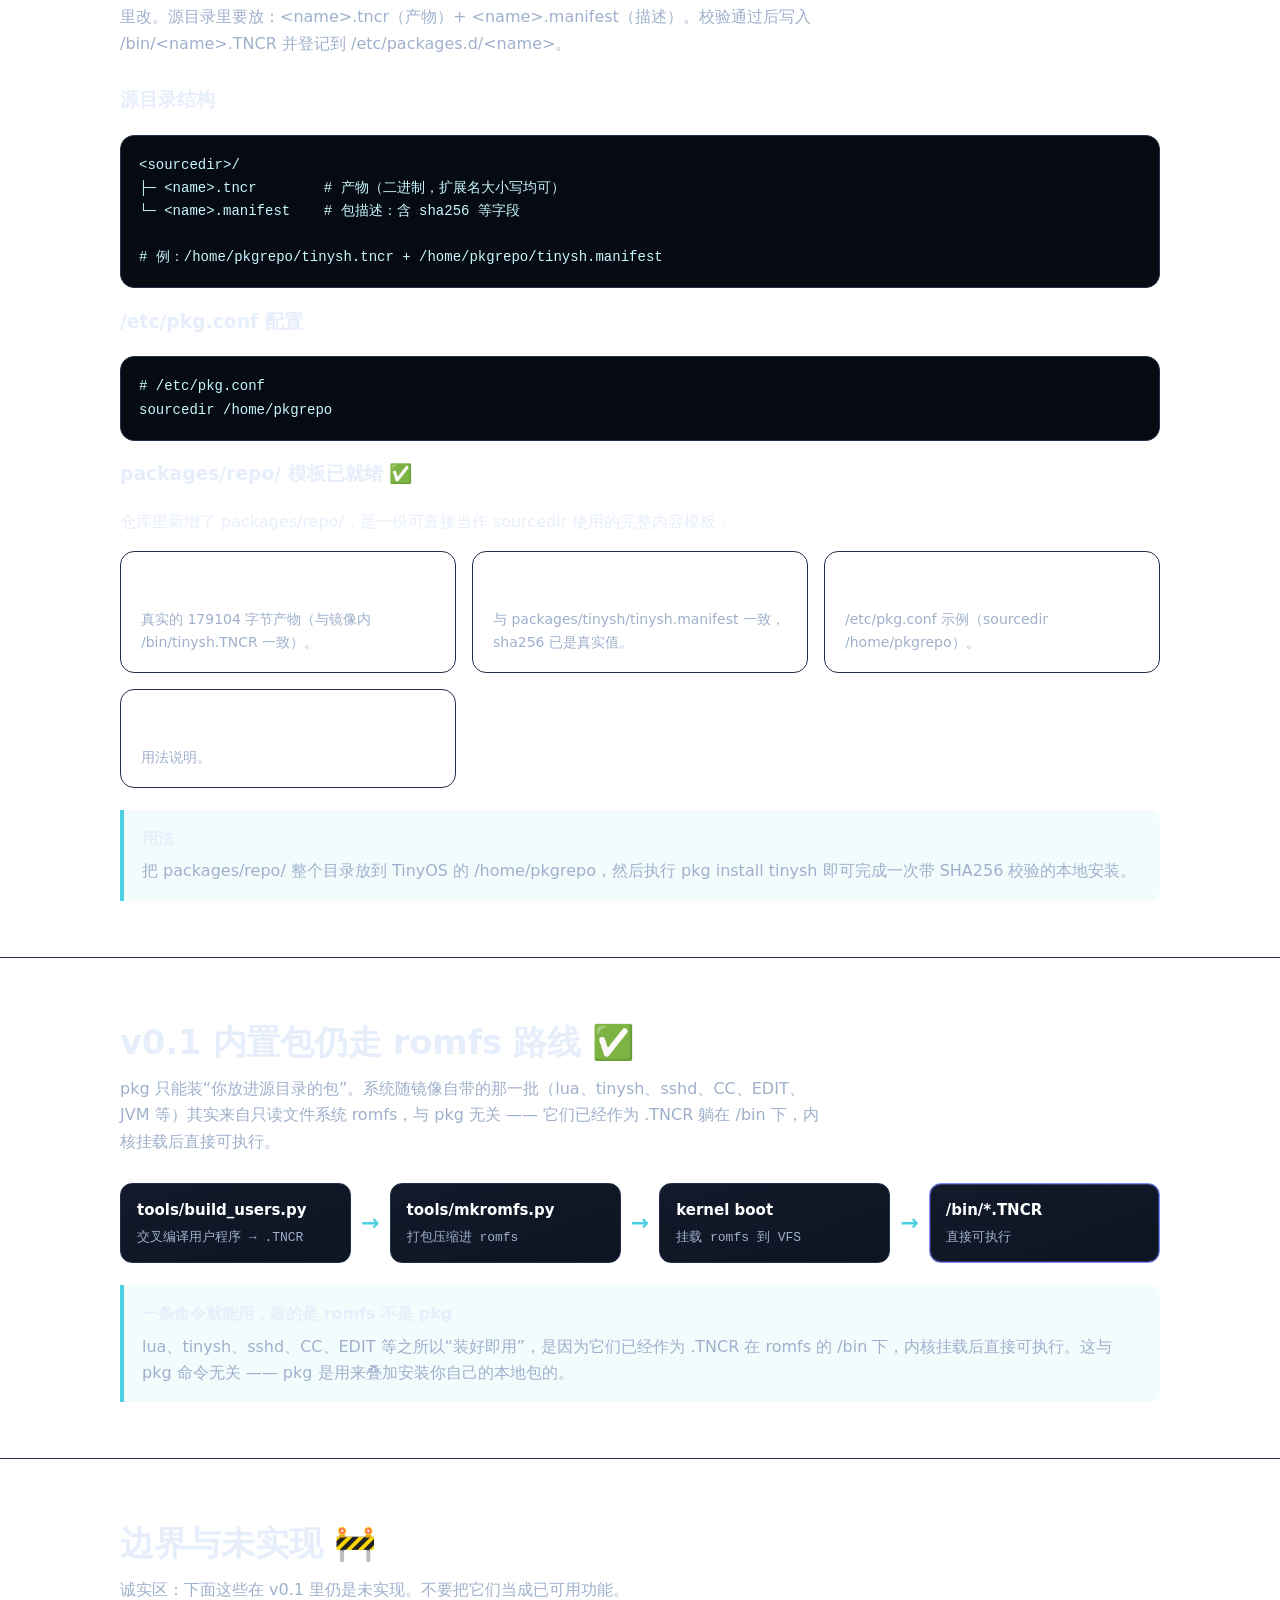
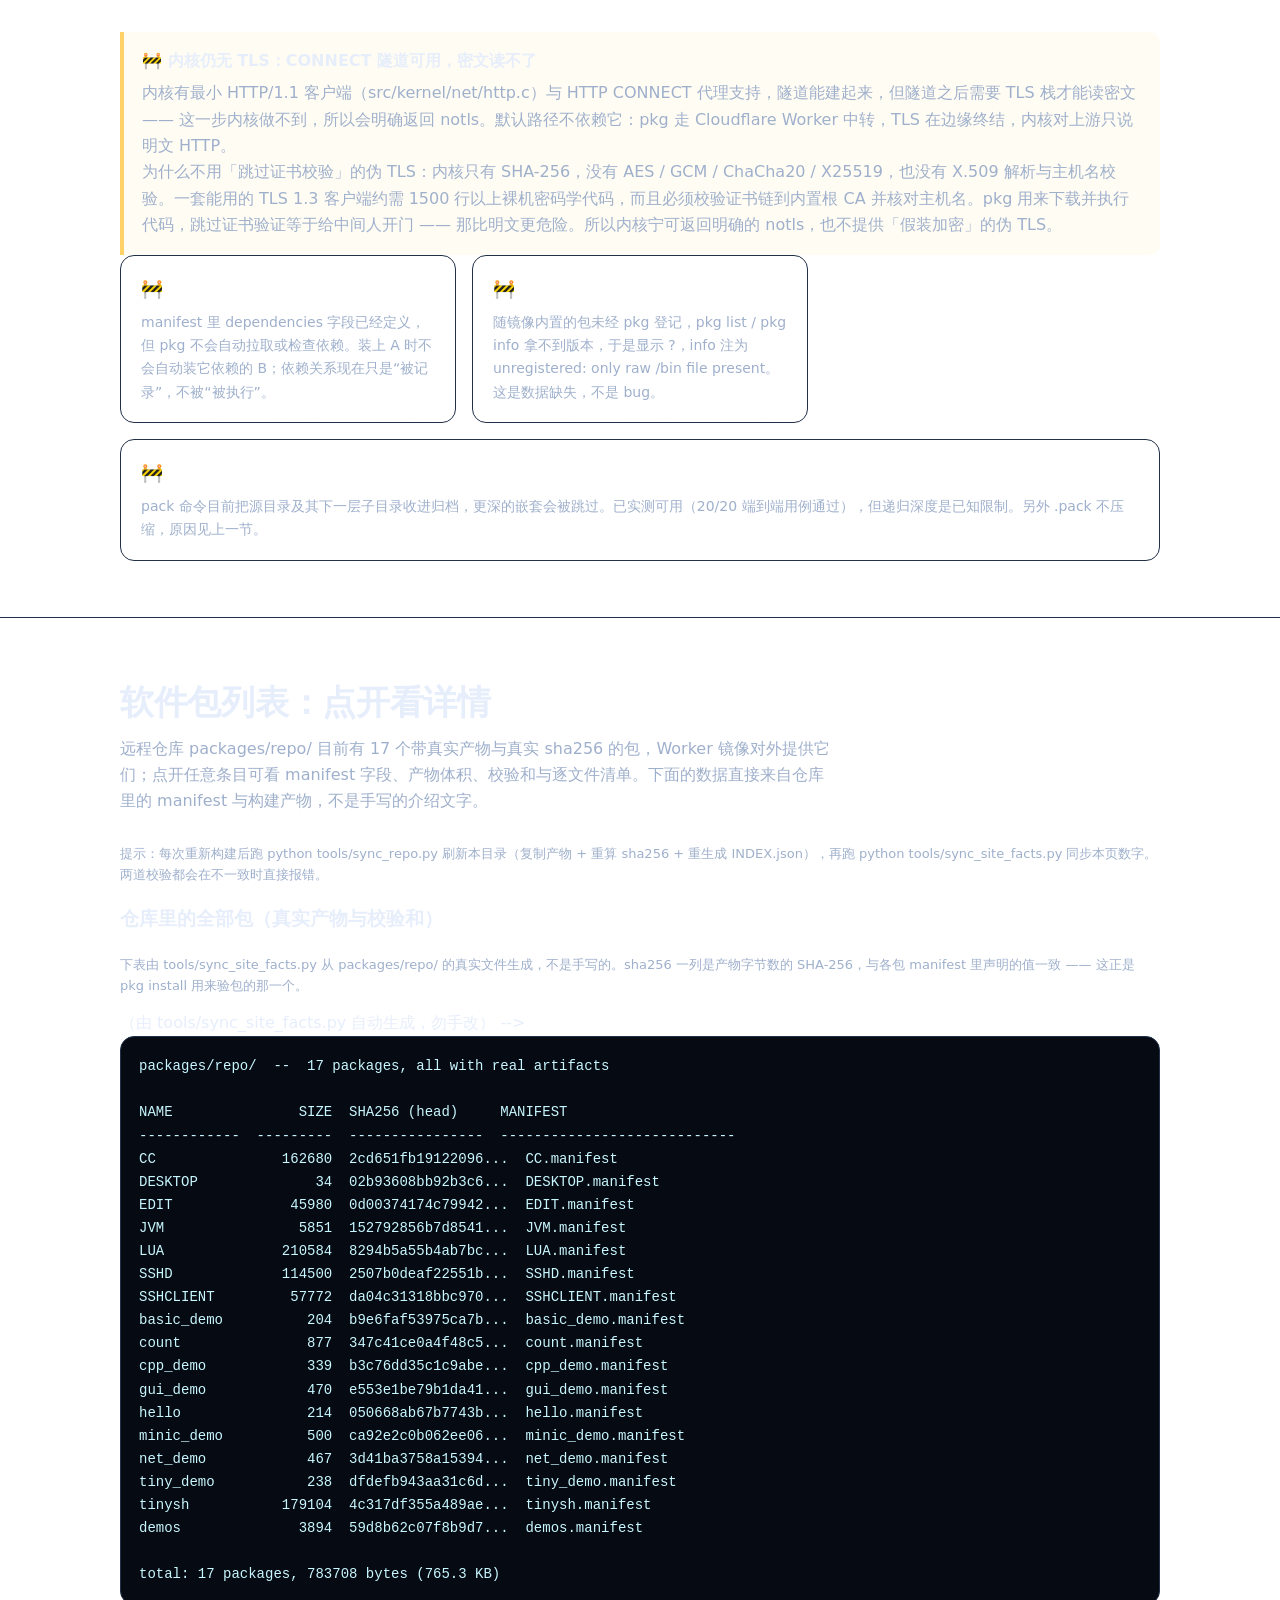
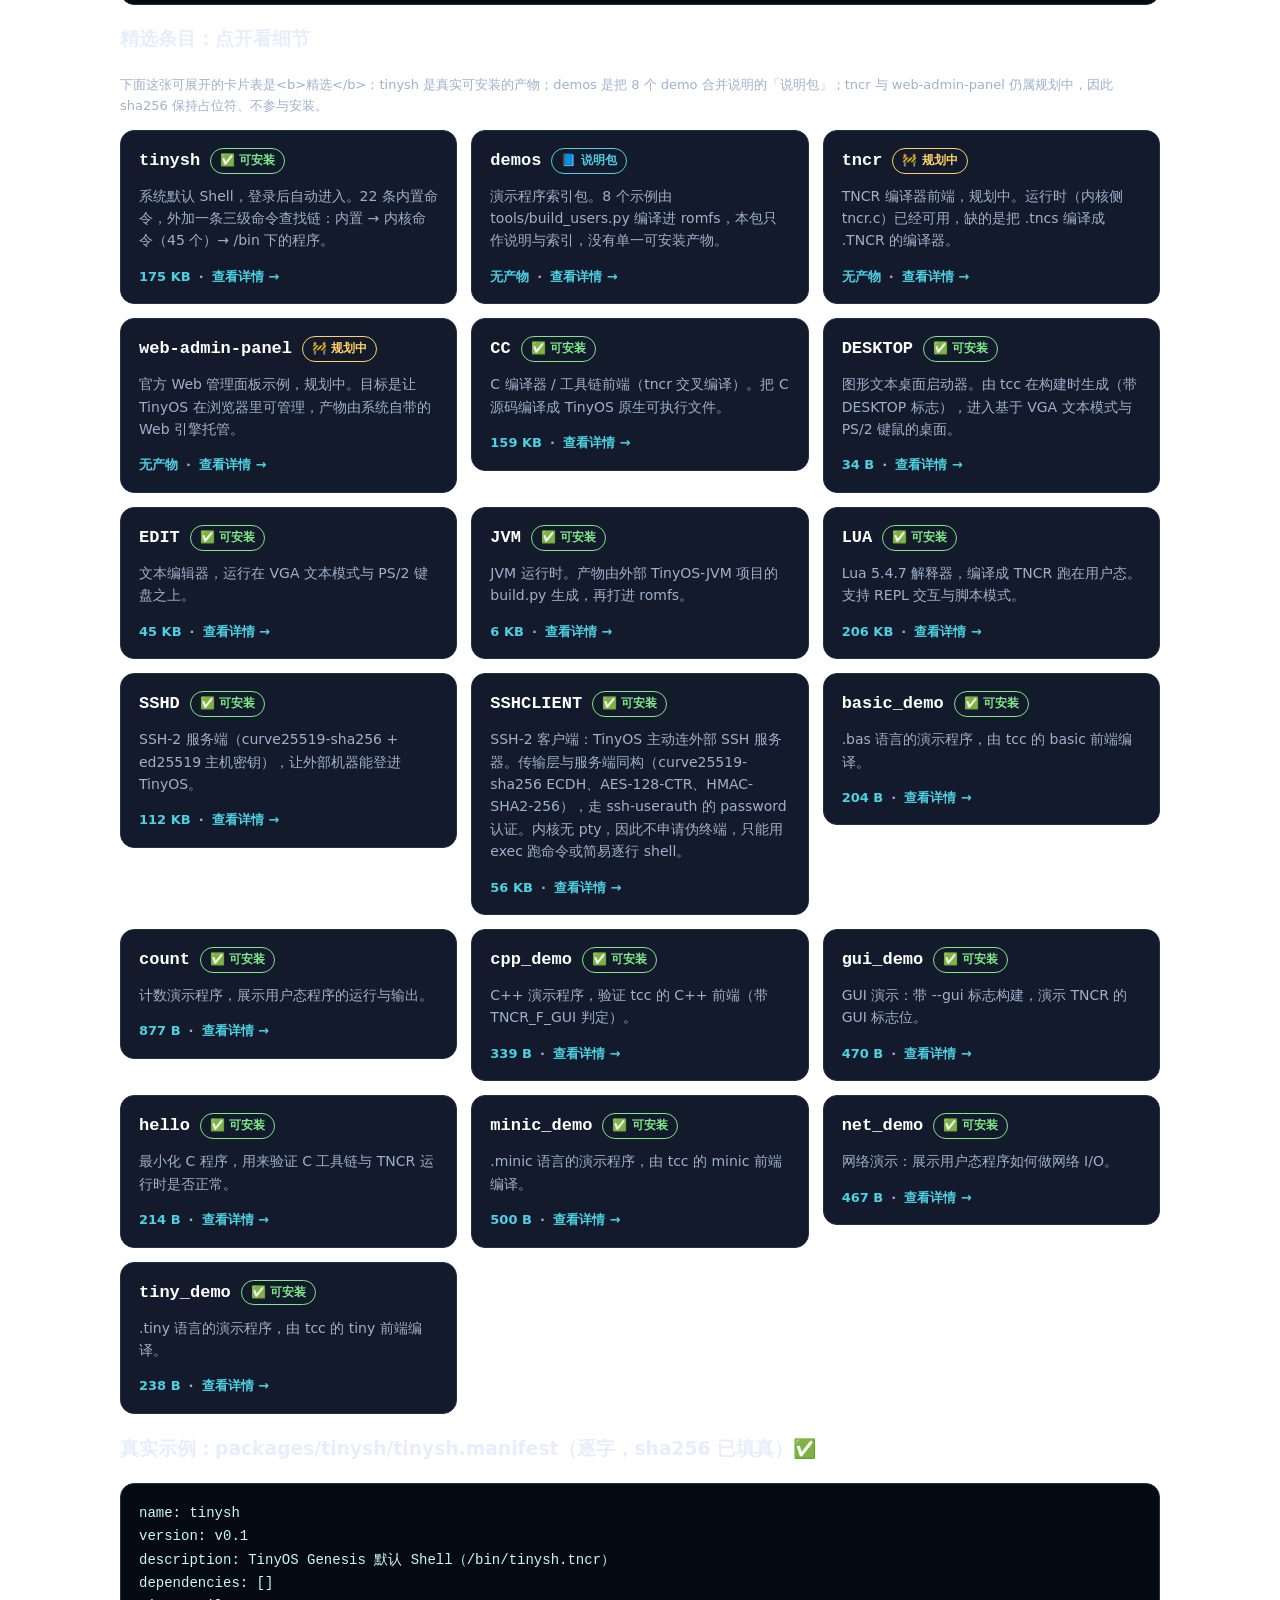
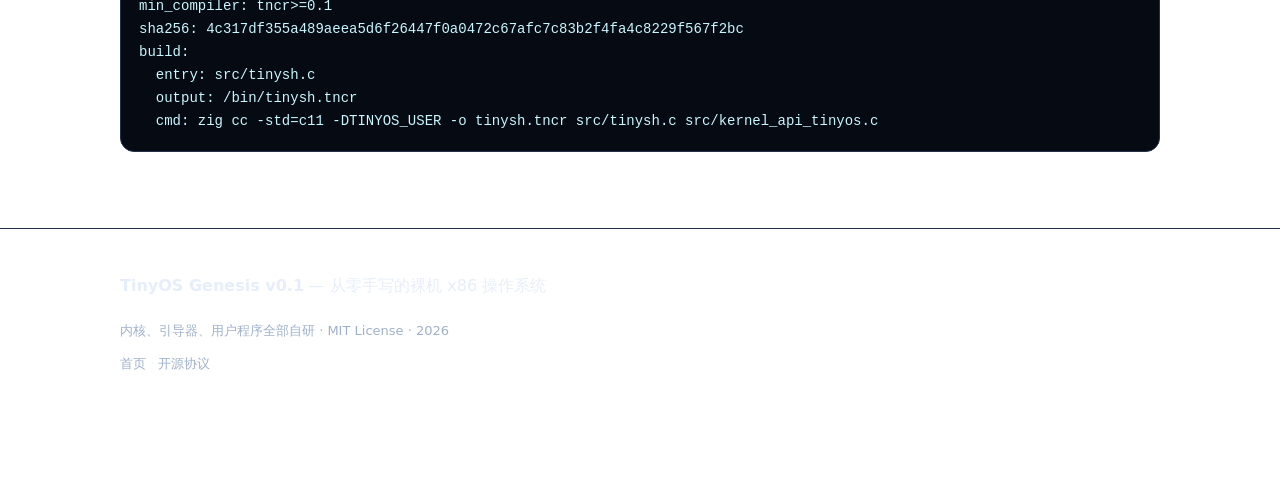
<file: packages.html>
<!DOCTYPE html>
<html lang="zh-CN">
<head>
  <meta charset="UTF-8" />
  <meta name="viewport" content="width=device-width, initial-scale=1.0" />
  <meta name="description" content="TinyOS Genesis v0.1 package manager: the pkg command is now implemented (7 subcommands, SHA256 verification), installing from a local source dir; the still-romfs-builtin route, manifest format, the 17 packages in the repo, and the honest list of what remains unimplemented (remote HTTP/HTTPS download, dependency resolution)." />
  <title>TinyOS Genesis v0.1 · 软件包管理器 / Packages</title>
  <link rel="stylesheet" href="style.css" />
</head>
<body>
  <a class="skip-link" href="#main" data-zh="跳到主内容" data-en="Skip to main content">跳到主内容</a>

  <header class="site-header">
    <div class="wrap header-inner">
      <a class="brand" href="index.html" aria-label="TinyOS Genesis home">
        <svg class="brand-logo" width="28" height="28" viewBox="0 0 32 32" role="img" aria-hidden="true">
          <rect x="6" y="6" width="20" height="20" rx="3" fill="none" stroke="currentColor" stroke-width="2"/>
          <rect x="12" y="12" width="8" height="8" rx="1" fill="currentColor"/>
          <g stroke="currentColor" stroke-width="2">
            <line x1="16" y1="2" x2="16" y2="6"/><line x1="16" y1="26" x2="16" y2="30"/>
            <line x1="2" y1="16" x2="6" y2="16"/><line x1="26" y1="16" x2="30" y2="16"/>
            <line x1="6" y1="6" x2="9" y2="9"/><line x1="26" y1="6" x2="23" y2="9"/>
            <line x1="6" y1="26" x2="9" y2="23"/><line x1="26" y1="26" x2="23" y2="23"/>
          </g>
        </svg>
        <span class="brand-name">TinyOS&nbsp;Genesis</span>
      </a>

      <nav class="site-nav" aria-label="主导航">
        <a href="index.html" data-zh="首页" data-en="Home">首页</a>
        <a href="tinysh.html" data-zh="tinysh" data-en="tinysh">tinysh</a>
        <a href="filesystem.html" data-zh="文件系统" data-en="Filesystem">文件系统</a>
        <a href="packages.html" aria-current="page" data-zh="软件包" data-en="Packages">软件包</a>
        <a href="network.html" data-zh="网络" data-en="Network">网络</a>
        <a href="license.html" data-zh="协议" data-en="License">协议</a>
      </nav>

      <button id="lang-toggle" class="lang-toggle" type="button"
              data-zh="EN" data-en="中文" aria-label="切换语言 / Switch language">EN</button>
    </div>
  </header>

  <main id="main">
    <!-- PAGE HEAD -->
    <section class="page-head" aria-labelledby="page-title">
      <div class="wrap">
        <h1 id="page-title" data-zh="软件包管理器：pkg 命令已实现" data-en="Package manager: the pkg command is implemented">软件包管理器：pkg 命令已实现</h1>
        <p class="lede" data-zh="v0.1 的 pkg 命令已实现：7 个子命令、带 SHA256 校验，支持三种源 —— 本地源目录、FTP、以及经 Cloudflare Worker 中转的 HTTP 镜像。单文件 .tncr 与多文件 .pack 都能装。下面把「已实现」与「未实现」分得清清楚楚 —— 依赖解析仍属未实现。本页如实标注每一条状态。"
                       data-en="The pkg command for v0.1 is implemented: 7 subcommands with SHA256 verification, over three sources — a local source dir, FTP, and an HTTP mirror relayed by a Cloudflare Worker. Both single-file .tncr and multi-file .pack packages install. Below we draw a hard line between “done” and “not yet” — dependency resolution remains unimplemented. Every status on this page is labelled honestly.">v0.1 的 pkg 命令已实现：7 个子命令、带 SHA256 校验，支持三种源 —— 本地源目录、FTP、以及经 Cloudflare Worker 中转的 HTTP 镜像。单文件 .tncr 与多文件 .pack 都能装。下面把「已实现」与「未实现」分得清清楚楚 —— 依赖解析仍属未实现。本页如实标注每一条状态。</p>

        <nav class="section-toc" aria-label="本页区块导航">
          <a href="#status" data-zh="状态" data-en="Status">状态</a>
          <a href="#quickstart" data-zh="快速上手" data-en="Quick start">快速上手</a>
          <a href="#network" data-zh="联网下载" data-en="Network download">联网下载</a>
          <a href="#pack" data-zh=".pack 多文件包" data-en=".pack multi-file">.pack 多文件包</a>
          <a href="#reference" data-zh="子命令参考" data-en="Subcommand reference">子命令参考</a>
          <a href="#sha256" data-zh="SHA256 校验" data-en="SHA256 verification">SHA256 校验</a>
          <a href="#source-dir" data-zh="本地源目录" data-en="Local source dir">本地源目录</a>
          <a href="#romfs" data-zh="内置包仍走 romfs" data-en="Builtins still use romfs">内置包仍走 romfs</a>
          <a href="#boundaries" data-zh="边界与未实现" data-en="Boundaries &amp; unimplemented">边界与未实现</a>
          <a href="#inventory" data-zh="现有包" data-en="Packages today">现有包</a>
        </nav>
      </div>
    </section>

    <!-- 1. STATUS BANNER -->
    <section id="status" class="section" aria-labelledby="status-title">
      <div class="wrap">
        <h2 id="status-title" data-zh="状态横幅：✅ pkg 已实现（v0.1）" data-en="Status banner: ✅ pkg is implemented (v0.1)">状态横幅：✅ pkg 已实现（v0.1）</h2>

        <div class="callout" role="note" style="border-left-color: var(--good); background: rgba(126,231,135,.08);">
          <h3 data-zh="✅ v0.1 已实现 pkg 命令（用户态）" data-en="✅ v0.1 implements pkg in user space">✅ v0.1 已实现 pkg 命令（用户态）</h3>
          <p data-zh="pkg 是用户态 TNCR 程序的一部分，实现在 tools/tinysh/src/tinysh.c（随 tinysh 一起编译成 tinysh.TNCR），不是内核内建 —— 它需要 shell、配置解析和大量文件读写，这些都不该放进内核。内核只暴露 sha256_file 这一个原语。提供 7 个子命令：help / list / info / verify / install / remove / source。安装源有三种，按顺序回退：① 本地源目录（sourcedir）② FTP ③ HTTP 镜像。SHA256 校验对下载与本地包同样生效。"
             data-en="pkg is part of the user-space TNCR program, implemented in tools/tinysh/src/tinysh.c and compiled into tinysh.TNCR — not a kernel builtin, since it needs a shell, config parsing and heavy file I/O that do not belong in the kernel. The kernel exposes exactly one primitive: sha256_file. Seven subcommands: help / list / info / verify / install / remove / source. Three sources are tried in order: ① local source dir (sourcedir) ② FTP ③ HTTP mirror. SHA256 verification applies to downloaded and local packages alike.">pkg 是用户态 TNCR 程序的一部分，实现在 tools/tinysh/src/tinysh.c（随 tinysh 一起编译成 tinysh.TNCR），不是内核内建 —— 它需要 shell、配置解析和大量文件读写，这些都不该放进内核。内核只暴露 sha256_file 这一个原语。提供 7 个子命令：help / list / info / verify / install / remove / source。安装源有三种，按顺序回退：① 本地源目录（sourcedir）② FTP ③ HTTP 镜像。SHA256 校验对下载与本地包同样生效。</p>
          <p data-zh="联网下载已跑通：默认 HTTP 源是一个 Cloudflare Worker（tinyos-pkg-down.ysbdwz.dpdns.org:80），它在边缘终结 TLS、再用 HTTPS 回源拉 GitHub 上的包，然后以明文 HTTP 喂给 TinyOS。所以内核不需要 TLS 栈也能真正联网装包 —— 加密由边缘承担，内核只说 HTTP。详见下方「联网下载」与「.pack 多文件包」两节。"
             data-en="Network download now works end to end: the default HTTP source is a Cloudflare Worker (tinyos-pkg-down.ysbdwz.dpdns.org:80) that terminates TLS at the edge, fetches from GitHub over HTTPS, and serves the result to TinyOS as plain HTTP. So the kernel gets real over-the-network package installation without a TLS stack — the encryption is the edge's job, and the kernel only speaks HTTP. See the “Network download” and “.pack multi-file packages” sections below.">联网下载已跑通：默认 HTTP 源是一个 Cloudflare Worker（tinyos-pkg-down.ysbdwz.dpdns.org:80），它在边缘终结 TLS、再用 HTTPS 回源拉 GitHub 上的包，然后以明文 HTTP 喂给 TinyOS。所以内核不需要 TLS 栈也能真正联网装包 —— 加密由边缘承担，内核只说 HTTP。详见下方「联网下载」与「.pack 多文件包」两节。</p>
        </div>

        <div style="display:flex; flex-wrap:wrap; gap:10px; margin-top:16px;">
          <span style="display:inline-flex; align-items:center; gap:6px; padding:6px 12px; border:1px solid rgba(126,231,135,.4); border-radius:999px; background:rgba(126,231,135,.08); color:var(--good); font-weight:700; font-size:14px;">✅ 已实现 / Done</span>
          <span style="display:inline-flex; align-items:center; gap:6px; padding:6px 12px; border:1px solid rgba(255,209,102,.4); border-radius:999px; background:rgba(255,209,102,.08); color:var(--warn); font-weight:700; font-size:14px;">🚧 未实现 / Not yet</span>
        </div>
        <p class="chart-note" data-zh="本页所有「✅ 已实现」都对应内核里真实跑通的命令（QEMU 实测）；所有「🚧 未实现」都如实标注，绝不当成成品。"
           data-en="Every “✅ done” on this page maps to a command genuinely running in the kernel (verified under QEMU); every “🚧 not yet” is labelled honestly and never passed off as a finished feature.">本页所有「✅ 已实现」都对应内核里真实跑通的命令（QEMU 实测）；所有「🚧 未实现」都如实标注，绝不当成成品。</p>
      </div>
    </section>

    <!-- 2. QUICK START -->
    <section id="quickstart" class="section" aria-labelledby="quickstart-title">
      <div class="wrap">
        <h2 id="quickstart-title" data-zh="快速上手：装一个包（3 步）✅" data-en="Quick start: install a package (3 steps) ✅">快速上手：装一个包（3 步）✅</h2>
        <p class="section-lead" data-zh="pkg install 会依次尝试三个源：① 本地源目录（sourcedir）② FTP ③ HTTP 镜像。所以「本地装」和「联网装」用的是同一条命令 —— 放本地就离线用，不放就自动走网络。下面以把内置的 packages/repo/ 模板作为本地源为例：把源目录放到 /home/pkgrepo，确认 /etc/pkg.conf 里的 sourcedir，然后 pkg install。"
                              data-en="pkg install tries three sources in order: ① local source dir (sourcedir) ② FTP ③ HTTP mirror. So “install locally” and “install over the network” are the same command — drop the files in a local dir to work offline, or don't and it falls through to the network. Using the in-repo packages/repo/ template as the local source: place it at /home/pkgrepo, confirm sourcedir in /etc/pkg.conf, then pkg install.">pkg install 会依次尝试三个源：① 本地源目录（sourcedir）② FTP ③ HTTP 镜像。所以「本地装」和「联网装」用的是同一条命令 —— 放本地就离线用，不放就自动走网络。下面以把内置的 packages/repo/ 模板作为本地源为例：把源目录放到 /home/pkgrepo，确认 /etc/pkg.conf 里的 sourcedir，然后 pkg install。</p>

        <ol class="arch" aria-label="本地源安装三步">
          <li class="arch-node">
            <span class="arch-tag">1. 放源目录</span>
            <span class="arch-detail" data-zh="/home/pkgrepo 含 *.tncr + *.manifest" data-en="/home/pkgrepo holds *.tncr + *.manifest">/home/pkgrepo 含 *.tncr + *.manifest</span>
          </li>
          <li class="arch-arrow" aria-hidden="true">→</li>
          <li class="arch-node">
            <span class="arch-tag">2. 确认配置</span>
            <span class="arch-detail" data-zh="/etc/pkg.conf: sourcedir" data-en="/etc/pkg.conf: sourcedir">/etc/pkg.conf: sourcedir</span>
          </li>
          <li class="arch-arrow" aria-hidden="true">→</li>
          <li class="arch-node arch-node-userspace">
            <span class="arch-tag">3. pkg install</span>
            <span class="arch-detail" data-zh="校验通过 → /bin/&lt;name&gt;.TNCR" data-en="verify pass → /bin/&lt;name&gt;.TNCR">校验通过 → /bin/&lt;name&gt;.TNCR</span>
          </li>
        </ol>

        <h3 data-zh="入口命令" data-en="Entry commands">入口命令</h3>
        <div class="code-block" role="img" aria-label="本地源安装三步命令">
          <pre aria-label="local install steps"><code># 1) 把 packages/repo/ 放到 TinyOS 的本地源目录（默认 /home/pkgrepo）
#    该目录需含 &lt;name&gt;.tncr（产物）+ &lt;name&gt;.manifest（描述）

# 2) 确认 /etc/pkg.conf 里的 sourcedir 指向它
#    pkg.conf.example 内容：  sourcedir /home/pkgrepo

# 3) 安装
pkg install tinysh</code></pre>
        </div>

        <div class="callout" role="note">
          <h3 data-zh="源目录不存在时会明确报错" data-en="A missing source dir is reported clearly">源目录不存在时会明确报错</h3>
          <p data-zh="若 /home/pkgrepo 还没准备好，pkg install 不会静默失败，而是打印 pkg: source dir missing: /home/pkgrepo，提示你先把源目录放到位。"
             data-en="If /home/pkgrepo is not ready yet, pkg install does not fail silently — it prints pkg: source dir missing: /home/pkgrepo, telling you to put the source dir in place first.">若 /home/pkgrepo 还没准备好，pkg install 不会静默失败，而是打印 pkg: source dir missing: /home/pkgrepo，提示你先把源目录放到位。</p>
        </div>
      </div>
    </section>

    <!-- 3. NETWORK DOWNLOAD -->
    <section id="network" class="section" aria-labelledby="network-title">
      <div class="wrap">
        <h2 id="network-title" data-zh="联网下载：Worker 中转，内核只说明文 HTTP ✅" data-en="Network download: a Worker relay, plain HTTP in the kernel ✅">联网下载：Worker 中转，内核只说明文 HTTP ✅</h2>
        <p class="section-lead" data-zh="GitHub 已全面强制 HTTPS：明文请求 raw.githubusercontent.com 只会拿到 301 跳转、没有任何内容。而 TinyOS 内核刻意不做 TLS（只有 SHA-256，没有 AES/GCM/X25519，也没有 X.509 与主机名校验）。解法不是在内核里硬塞一套密码学，而是把 TLS 交给边缘 —— 这就是 Cloudflare Worker 中转。"
                              data-en="GitHub enforces HTTPS everywhere: a plain-HTTP request to raw.githubusercontent.com gets a 301 redirect and no content. TinyOS deliberately ships no TLS (SHA-256 only — no AES/GCM/X25519, no X.509 or hostname checking). The fix is not to cram cryptography into the kernel but to move TLS to the edge — which is exactly what the Cloudflare Worker relay does.">GitHub 已全面强制 HTTPS：明文请求 raw.githubusercontent.com 只会拿到 301 跳转、没有任何内容。而 TinyOS 内核刻意不做 TLS（只有 SHA-256，没有 AES/GCM/X25519，也没有 X.509 与主机名校验）。解法不是在内核里硬塞一套密码学，而是把 TLS 交给边缘 —— 这就是 Cloudflare Worker 中转。</p>

        <ol class="arch" aria-label="联网下载链路">
          <li class="arch-node">
            <span class="arch-tag" data-zh="1. TinyOS" data-en="1. TinyOS">1. TinyOS</span>
            <span class="arch-detail" data-zh="明文 HTTP GET /tinysh.tncr" data-en="plain HTTP GET /tinysh.tncr">明文 HTTP GET /tinysh.tncr</span>
          </li>
          <li class="arch-arrow" aria-hidden="true">→</li>
          <li class="arch-node">
            <span class="arch-tag" data-zh="2. Cloudflare 边缘" data-en="2. Cloudflare edge">2. Cloudflare 边缘</span>
            <span class="arch-detail" data-zh="TLS 在这里终结" data-en="TLS terminates here">TLS 在这里终结</span>
          </li>
          <li class="arch-arrow" aria-hidden="true">→</li>
          <li class="arch-node arch-node-userspace">
            <span class="arch-tag" data-zh="3. GitHub" data-en="3. GitHub">3. GitHub</span>
            <span class="arch-detail" data-zh="Worker 用 HTTPS 回源" data-en="Worker re-fetches over HTTPS">Worker 用 HTTPS 回源</span>
          </li>
        </ol>

        <div class="code-block">
          <pre aria-label="联网安装示例"><code># 默认配置（/etc/pkg.conf）已经指向 Worker 镜像
repo_host=tinyos-pkg-down.ysbdwz.dpdns.org
repo_port=80
repo_path=

# 于是联网装包就是同一条命令 —— 本地没有就自动走网络
pkg install tinysh

# 换个源（FTP 也能配）
# ftp_host=10.0.2.2
# ftp_port=21
# ftp_path=/packages/repo</code></pre>
        </div>

        <div class="callout" role="note">
          <h3 data-zh="为什么不用「跳过证书校验」的伪 TLS" data-en="Why not a TLS that skips verification">为什么不用「跳过证书校验」的伪 TLS</h3>
          <p data-zh="pkg 下载完就要执行代码。如果为了「能连通」而不校验证书链和主机名，等于把中间人攻击的门直接打开 —— 那比明文更危险，因为它还披着 HTTPS 的外衣。所以内核宁可返回一个明确的 notls，也不提供假加密；真正需要加密的那一段，交给能正确校验证书的边缘去做。"
             data-en="pkg executes what it downloads. Reaching connectivity by skipping certificate-chain and hostname checks would hand the back door to a man in the middle — worse than plaintext, because it still wears an HTTPS costume. So the kernel returns a clear notls rather than shipping fake encryption, and the genuinely encrypted hop is handled by an edge that does verify certificates properly.">pkg 下载完就要执行代码。如果为了「能连通」而不校验证书链和主机名，等于把中间人攻击的门直接打开 —— 那比明文更危险，因为它还披着 HTTPS 的外衣。所以内核宁可返回一个明确的 notls，也不提供假加密；真正需要加密的那一段，交给能正确校验证书的边缘去做。</p>
        </div>
      </div>
    </section>

    <!-- 4. .PACK MULTI-FILE PACKAGES -->
    <section id="pack" class="section" aria-labelledby="pack-title">
      <div class="wrap">
        <h2 id="pack-title" data-zh="多文件软件包：.pack 归档 ✅" data-en="Multi-file packages: the .pack archive ✅">多文件软件包：.pack 归档 ✅</h2>
        <p class="section-lead" data-zh="单文件 .tncr 只够装一个程序。真实的大型软件往往要带一堆附属文件（工具、库、配置）。.pack 就是为此设计的：把一个目录打包成一个归档，安装时按元数据释放到指定目录，并顺手登记好程序映射与环境变量。"
                              data-en="A single .tncr can only carry one program. Real software usually ships with auxiliary files — tools, libraries, config. That is what .pack is for: bundle a directory into one archive, and on install unpack it into the declared directory while registering program mappings and environment variables.">单文件 .tncr 只够装一个程序。真实的大型软件往往要带一堆附属文件（工具、库、配置）。.pack 就是为此设计的：把一个目录打包成一个归档，安装时按元数据释放到指定目录，并顺手登记好程序映射与环境变量。</p>

        <h3 data-zh="怎么做一个 .pack" data-en="Building a .pack">怎么做一个 .pack</h3>
        <div class="code-block">
          <pre aria-label="打包与安装 .pack"><code># 1) 把要打包的文件放进一个目录（可含一层子目录）
mkdir /home/myapp
cp myapp.TNCR /home/myapp/
mkdir /home/myapp/bin
cp helper.TNCR /home/myapp/bin/

# 2) 打包（tinysh 内置命令，不用开 TinyOS 以外的东西）
pack /home/myapp -o myapp.pack --name myapp --dir /opt/myapp \
     --prog myapp=/opt/myapp/myapp.TNCR \
     --env PATH=/opt/myapp/bin

# 3) 把 myapp.pack 放进源目录后安装
pkg install myapp.pack

# 4) 直接按名字调用
run myapp --help</code></pre>
        </div>

        <h3 data-zh="安装器会做什么" data-en="What the installer does">安装器会做什么</h3>
        <ul class="matrix">
          <li class="card">
            <h3 data-zh="按 install_dir 释放文件" data-en="Extract into install_dir">按 install_dir 释放文件</h3>
            <p data-zh="归档里 bin/helper.TNCR 这类带子目录的条目会自动建目录后落盘，最终得到 /opt/myapp/bin/helper.TNCR。"
               data-en="Entries with a subdirectory such as bin/helper.TNCR get their directories created on the fly, ending up as /opt/myapp/bin/helper.TNCR.">归档里 bin/helper.TNCR 这类带子目录的条目会自动建目录后落盘，最终得到 /opt/myapp/bin/helper.TNCR。</p>
          </li>
          <li class="card">
            <h3 data-zh="写 /bin/path 注册表" data-en="Write the /bin/path registry">写 /bin/path 注册表</h3>
            <p data-zh="元数据里的 prog.* 与 env.* 会被写进 /bin/path，run 命令就是查这张表来定位程序的。"
               data-en="prog.* and env.* entries in the metadata are written to /bin/path, which is the table run consults to locate a program.">元数据里的 prog.* 与 env.* 会被写进 /bin/path，run 命令就是查这张表来定位程序的。</p>
          </li>
          <li class="card card-wide">
            <h3 data-zh>为什么 .pack 不压缩</h3>
            <p data-zh="用户态没有 inflate —— 内核的解压实现只服务 romfs，pkg 运行在用户态，拿不到它。所以 .pack 存的是原始字节。这是个诚实的取舍：换来的是「任何机器上解出来的结果完全一致」，代价是包体更大。"
               data-en="There is no inflate in user space — the kernel's decompressor serves romfs only, and pkg runs in user space where it is unreachable. So .pack stores raw bytes. The trade-off is deliberate: bit-identical extraction everywhere, at the cost of larger packages.">用户态没有 inflate —— 内核的解压实现只服务 romfs，pkg 运行在用户态，拿不到它。所以 .pack 存的是原始字节。这是个诚实的取舍：换来的是「任何机器上解出来的结果完全一致」，代价是包体更大。</p>
          </li>
        </ul>

        <h3 data-zh="/bin/path 与 run" data-en="/bin/path and run">/bin/path 与 run</h3>
        <div class="code-block">
          <pre aria-label="bin/path 键值对"><code># /bin/path 就是一个纯文本键值表，两类键：
prog.myapp=/opt/myapp/myapp.TNCR     # 程序名 -> TNCR 路径
env.PATH=/opt/myapp/bin              # 环境变量

# run 查这张表再执行，等价于「按名字跑程序」
run myapp --help</code></pre>
        </div>
      </div>
    </section>

    <!-- 5. SUBCOMMAND REFERENCE -->
    <section id="reference" class="section" aria-labelledby="reference-title">
      <div class="wrap">
        <h2 id="reference-title" data-zh="子命令参考表（7 个）✅" data-en="Subcommand reference (7 of them) ✅">子命令参考表（7 个）✅</h2>
        <p class="section-lead" data-zh="全部 7 个子命令均已实现（随 tinysh 用户态程序发布），下面的说明与例子对应 QEMU 实测行为。"
                              data-en="All 7 subcommands are implemented (shipped as part of the user-space tinysh program); the descriptions and examples below match QEMU-verified behaviour.">全部 7 个子命令均已实现（随 tinysh 用户态程序发布），下面的说明与例子对应 QEMU 实测行为。</p>

        <div style="overflow:auto; border:1px solid var(--line); border-radius:var(--radius);">
          <table style="width:100%; border-collapse:collapse; font-size:14px; min-width:640px;">
            <caption style="caption-side:top; text-align:left; padding:12px 14px; color:var(--muted); font-size:13px;" data-zh="pkg 子命令清单（命令与字段名均为英文，固定不变）" data-en="pkg subcommand list (commands and field names are English, fixed)">pkg 子命令清单（命令与字段名均为英文，固定不变）</caption>
            <thead>
              <tr style="background:rgba(255,255,255,.03); text-align:left;">
                <th scope="col" style="padding:10px 14px; border-bottom:1px solid var(--line); color:#fff;" data-zh="命令" data-en="Command">命令</th>
                <th scope="col" style="padding:10px 14px; border-bottom:1px solid var(--line); color:#fff;" data-zh="说明" data-en="Description">说明</th>
                <th scope="col" style="padding:10px 14px; border-bottom:1px solid var(--line); color:#fff;" data-zh="例子" data-en="Example">例子</th>
              </tr>
            </thead>
            <tbody>
              <tr style="border-bottom:1px solid var(--line);">
                <th scope="row" style="padding:9px 14px; text-align:left; font-family:var(--mono); color:var(--accent); font-weight:600; white-space:nowrap;">pkg help</th>
                <td style="padding:9px 14px; color:var(--muted);" data-zh="打印用法说明。" data-en="Print usage information.">打印用法说明。</td>
                <td style="padding:9px 14px; font-family:var(--mono); color:var(--muted); white-space:nowrap;">pkg help</td>
              </tr>
              <tr style="border-bottom:1px solid var(--line);">
                <th scope="row" style="padding:9px 14px; text-align:left; font-family:var(--mono); color:var(--accent); font-weight:600; white-space:nowrap;">pkg list</th>
                <td style="padding:9px 14px; color:var(--muted);" data-zh="列出已安装包：扫描 /bin/*.TNCR 与 /etc/packages.d/ 里的登记记录。" data-en="List installed packages: scan /bin/*.TNCR plus the records in /etc/packages.d/.">列出已安装包：扫描 /bin/*.TNCR 与 /etc/packages.d/ 里的登记记录。</td>
                <td style="padding:9px 14px; font-family:var(--mono); color:var(--muted); white-space:nowrap;">pkg list</td>
              </tr>
              <tr style="border-bottom:1px solid var(--line);">
                <th scope="row" style="padding:9px 14px; text-align:left; font-family:var(--mono); color:var(--accent); font-weight:600; white-space:nowrap;">pkg info &lt;name&gt;</th>
                <td style="padding:9px 14px; color:var(--muted);" data-zh="详情：版本、大小、来源、sha256 及其校验状态。" data-en="Details: version, size, source, sha256 and its verify status.">详情：版本、大小、来源、sha256 及其校验状态。</td>
                <td style="padding:9px 14px; font-family:var(--mono); color:var(--muted); white-space:nowrap;">pkg info tinysh</td>
              </tr>
              <tr style="border-bottom:1px solid var(--line);">
                <th scope="row" style="padding:9px 14px; text-align:left; font-family:var(--mono); color:var(--accent); font-weight:600; white-space:nowrap;">pkg verify [name]</th>
                <td style="padding:9px 14px; color:var(--muted);" data-zh="用 SHA256 校验已安装包，输出 OK / MISMATCH（省略 name 则全部）。" data-en="SHA256-verify installed packages, output OK / MISMATCH (omit name to verify all).">用 SHA256 校验已安装包，输出 OK / MISMATCH（省略 name 则全部）。</td>
                <td style="padding:9px 14px; font-family:var(--mono); color:var(--muted); white-space:nowrap;">pkg verify</td>
              </tr>
              <tr style="border-bottom:1px solid var(--line);">
                <th scope="row" style="padding:9px 14px; text-align:left; font-family:var(--mono); color:var(--accent); font-weight:600; white-space:nowrap;">pkg install &lt;name&gt;</th>
                <td style="padding:9px 14px; color:var(--muted);" data-zh="从本地源目录安装：读 manifest 的 sha256、对源二进制算实际值比对，通过则写入 /bin/&lt;name&gt;.TNCR 并登记到 /etc/packages.d/&lt;name&gt;。" data-en="Install from the local source dir: read manifest sha256, compare against the computed hash of the source binary; on match write /bin/&lt;name&gt;.TNCR and register in /etc/packages.d/&lt;name&gt;.">从本地源目录安装：读 manifest 的 sha256、对源二进制算实际值比对，通过则写入 /bin/&lt;name&gt;.TNCR 并登记到 /etc/packages.d/&lt;name&gt;。</td>
                <td style="padding:9px 14px; font-family:var(--mono); color:var(--muted); white-space:nowrap;">pkg install tinysh</td>
              </tr>
              <tr style="border-bottom:1px solid var(--line);">
                <th scope="row" style="padding:9px 14px; text-align:left; font-family:var(--mono); color:var(--accent); font-weight:600; white-space:nowrap;">pkg remove &lt;name&gt;</th>
                <td style="padding:9px 14px; color:var(--muted);" data-zh="卸载：删文件 + 清记录。" data-en="Uninstall: delete the file and clear the record.">卸载：删文件 + 清记录。</td>
                <td style="padding:9px 14px; font-family:var(--mono); color:var(--muted); white-space:nowrap;">pkg remove tinysh</td>
              </tr>
              <tr>
                <th scope="row" style="padding:9px 14px; text-align:left; font-family:var(--mono); color:var(--accent); font-weight:600; white-space:nowrap;">pkg source</th>
                <td style="padding:9px 14px; color:var(--muted);" data-zh="显示 / 切换软件源（配置位于 /etc/pkg.conf）。" data-en="Show / switch the package source (config is in /etc/pkg.conf).">显示 / 切换软件源（配置位于 /etc/pkg.conf）。</td>
                <td style="padding:9px 14px; font-family:var(--mono); color:var(--muted); white-space:nowrap;">pkg source</td>
              </tr>
            </tbody>
          </table>
        </div>

        <h3 data-zh="实测到的真实输出（引用）" data-en="Real outputs from the measurements (quoted)">实测到的真实输出（引用）</h3>
        <div class="term" role="img" aria-label="pkg 命令实测输出">
          <div class="term-bar" aria-hidden="true">
            <span class="dot"></span><span class="dot"></span><span class="dot"></span>
            <span class="term-title">tinysh — QEMU serial · pkg</span>
          </div>
          <pre class="term-body" aria-label="pkg 实测输出">root@tinyos:/root# pkg list
NAME             VERSION        SIZE
JVM              ?              5851
tinysh           ?            179104
LUA              ?            210584
CC               ?             162680
EDIT             ?              45980
SSHD             ?            114500
cpp_demo         ?               339
...

root@tinyos:/root# pkg info tinysh
package: tinysh
  version : ?
  source  : (unregistered: only raw /bin file present)
  size    : 179104 bytes
  sha256  : 4c317df355a489aeea5d6f26447f0a0472c67afc7c83b2f4fa4c8229f567f2bc
  verify  : no recorded sha256

root@tinyos:/root# pkg verify
NAME             RESULT
tinysh           no sha256 recorded (actual 4c317df3...)

root@tinyos:/root# pkg install nosuchpkg
pkg: package file not found: /home/pkgrepo/nosuchpkg.[tT]NCR

root@tinyos:/root# pkg remove tinysh
pkg: removed tinysh</pre>
        </div>

        <div class="callout" role="note">
          <h3 data-zh="为什么 VERSION 显示 ?、[tT]NCR 是什么" data-en="Why VERSION shows ? and what [tT]NCR means">为什么 VERSION 显示 ?、[tT]NCR 是什么</h3>
          <p data-zh="pkg list 里 VERSION 显示 ?，是因为这些包是随镜像内置的、未经 pkg 登记（info 里也写作 unregistered: only raw /bin file present）。报错里的 [tT]NCR 是“兼容大小写扩展名”的写法：源文件既可以是 .tncr 也可以是 .TNCR。这两点都如实说明，不影响功能。"
             data-en="In pkg list, VERSION shows ? because these packages ship built into the image and were never registered via pkg (info reports unregistered: only raw /bin file present). The [tT]NCR in the error means the extension is matched case-insensitively — the source may be .tncr or .TNCR. Both points are stated honestly and do not affect functionality.">pkg list 里 VERSION 显示 ?，是因为这些包是随镜像内置的、未经 pkg 登记（info 里也写作 unregistered: only raw /bin file present）。报错里的 [tT]NCR 是“兼容大小写扩展名”的写法：源文件既可以是 .tncr 也可以是 .TNCR。这两点都如实说明，不影响功能。</p>
        </div>
      </div>
    </section>

    <!-- 4. SHA256 -->
    <section id="sha256" class="section" aria-labelledby="sha256-title">
      <div class="wrap">
        <h2 id="sha256-title" data-zh="SHA256 校验：供应链安全的底座 ✅" data-en="SHA256 verification: the base of supply-chain safety ✅">SHA256 校验：供应链安全的底座 ✅</h2>
        <p class="section-lead" data-zh="pkg 的 install 与 verify 都做 SHA256 比对，确保装进系统的二进制跟源里登记的一致。这是真实的实现，不是占位。"
                              data-en="Both pkg install and pkg verify run SHA256 comparisons, making sure what lands in the system matches what the source recorded. This is real, not a placeholder.">pkg 的 install 与 verify 都做 SHA256 比对，确保装进系统的二进制跟源里登记的一致。这是真实的实现，不是占位。</p>

        <h3 data-zh="为什么重要" data-en="Why it matters">为什么重要</h3>
        <p data-zh="软件包从源到 /bin 之间若被改动（传输截断、源被替换、磁盘损坏），肉眼看不出来。SHA256 在落盘前先算一遍、跟 manifest 登记值比对，从源头拦截“装了个不一样的包”。这是供应链安全的基本盘。"
           data-en="Between the source and /bin a package could change silently (truncated transfer, swapped source, disk corruption). SHA256 computes the hash before writing and compares it against the recorded manifest value, blocking “I installed a different package” at the source. This is the floor of supply-chain safety.">软件包从源到 /bin 之间若被改动（传输截断、源被替换、磁盘损坏），肉眼看不出来。SHA256 在落盘前先算一遍、跟 manifest 登记值比对，从源头拦截“装了个不一样的包”。这是供应链安全的基本盘。</p>

        <h3 data-zh="它是真怎么工作的" data-en="How it actually works">它是真怎么工作的</h3>
        <p data-zh="复用内核 src/kernel/sha256.c 里的 sha256_init / sha256_update / sha256_final / sha256_hex。"
           data-en="It reuses sha256_init / sha256_update / sha256_final / sha256_hex from the kernel's src/kernel/sha256.c.">复用内核 src/kernel/sha256.c 里的 sha256_init / sha256_update / sha256_final / sha256_hex。</p>
        <ul class="matrix">
          <li class="card">
            <h3 data-zh="install 时" data-en="At install">install 时</h3>
            <p data-zh="读 manifest 的 sha256 字段，对源二进制算实际值比对；不符则报 pkg: sha256 mismatch: &lt;name&gt;，绝不写入。" data-en="Read the manifest's sha256 field, compute the actual hash of the source binary and compare; on mismatch print pkg: sha256 mismatch: &lt;name&gt; and never write.">读 manifest 的 sha256 字段，对源二进制算实际值比对；不符则报 pkg: sha256 mismatch: &lt;name&gt;，绝不写入。</p>
          </li>
          <li class="card">
            <h3 data-zh="verify 时" data-en="At verify">verify 时</h3>
            <p data-zh="同样比对 /etc/packages.d/&lt;name&gt; 里登记的值，输出 OK 或 MISMATCH。" data-en="Compare against the value recorded in /etc/packages.d/&lt;name&gt;, output OK or MISMATCH.">同样比对 /etc/packages.d/&lt;name&gt; 里登记的值，输出 OK 或 MISMATCH。</p>
          </li>
        </ul>

        <h3 data-zh="实测的 tinysh 校验值" data-en="Measured tinysh hash">实测的 tinysh 校验值</h3>
        <div class="code-block" role="img" aria-label="tinysh 实测 sha256">
          <pre aria-label="tinysh sha256"><code>sha256: 4c317df355a489aeea5d6f26447f0a0472c67afc7c83b2f4fa4c8229f567f2bc
size  : 179104 bytes  (file: tinysh.TNCR)</code></pre>
        </div>
        <p class="chart-note" data-zh="这个值是 QEMU 实测算出的真实哈希，已回填进 packages/tinysh/tinysh.manifest 的 sha256 字段。因此对 tinysh 而言，install 与 verify 都能做真正的完整性校验。"
           data-en="This is the real hash measured under QEMU and now filled into the sha256 field of packages/tinysh/tinysh.manifest. So for tinysh, both install and verify run genuine integrity checks.">这个值是 QEMU 实测算出的真实哈希，已回填进 packages/tinysh/tinysh.manifest 的 sha256 字段。因此对 tinysh 而言，install 与 verify 都能做真正的完整性校验。</p>
      </div>
    </section>

    <!-- 5. LOCAL SOURCE DIR -->
    <section id="source-dir" class="section" aria-labelledby="source-dir-title">
      <div class="wrap">
        <h2 id="source-dir-title" data-zh="本地源目录：结构、配置与模板 ✅" data-en="Local source dir: layout, config and template ✅">本地源目录：结构、配置与模板 ✅</h2>
        <p class="section-lead" data-zh="install 从一个可配置的本地目录读取，默认 /home/pkgrepo，可在 /etc/pkg.conf 的 sourcedir 里改。源目录里要放：&lt;name&gt;.tncr（产物）+ &lt;name&gt;.manifest（描述）。校验通过后写入 /bin/&lt;name&gt;.TNCR 并登记到 /etc/packages.d/&lt;name&gt;。"
                              data-en="install reads from a configurable local directory, default /home/pkgrepo, changeable via sourcedir in /etc/pkg.conf. The source dir must hold: &lt;name&gt;.tncr (the artifact) + &lt;name&gt;.manifest (its description). After a passing verify it writes /bin/&lt;name&gt;.TNCR and registers it in /etc/packages.d/&lt;name&gt;.">install 从一个可配置的本地目录读取，默认 /home/pkgrepo，可在 /etc/pkg.conf 的 sourcedir 里改。源目录里要放：&lt;name&gt;.tncr（产物）+ &lt;name&gt;.manifest（描述）。校验通过后写入 /bin/&lt;name&gt;.TNCR 并登记到 /etc/packages.d/&lt;name&gt;。</p>

        <h3 data-zh="源目录结构" data-en="Source dir layout">源目录结构</h3>
        <div class="code-block" role="img" aria-label="本地源目录结构">
          <pre aria-label="local source dir layout"><code>&lt;sourcedir&gt;/
├─ &lt;name&gt;.tncr        # 产物（二进制，扩展名大小写均可）
└─ &lt;name&gt;.manifest    # 包描述：含 sha256 等字段

# 例：/home/pkgrepo/tinysh.tncr + /home/pkgrepo/tinysh.manifest</code></pre>
        </div>

        <h3 data-zh="/etc/pkg.conf 配置" data-en="/etc/pkg.conf config">/etc/pkg.conf 配置</h3>
        <div class="code-block" role="img" aria-label="pkg.conf 示例">
          <pre aria-label="pkg.conf example"><code># /etc/pkg.conf
sourcedir /home/pkgrepo</code></pre>
        </div>

        <h3 data-zh="packages/repo/ 模板已就绪 ✅" data-en="packages/repo/ template is ready ✅">packages/repo/ 模板已就绪 ✅</h3>
        <p data-zh="仓库里新增了 packages/repo/，是一份可直接当作 sourcedir 使用的完整内容模板："
           data-en="The repo now ships packages/repo/, a complete template you can use directly as a sourcedir:">仓库里新增了 packages/repo/，是一份可直接当作 sourcedir 使用的完整内容模板：</p>
        <ul class="matrix">
          <li class="card">
            <h3>tinysh.tncr</h3>
            <p data-zh="真实的 179104 字节产物（与镜像内 /bin/tinysh.TNCR 一致）。" data-en="The real 179104-byte artifact (matches /bin/tinysh.TNCR inside the image).">真实的 179104 字节产物（与镜像内 /bin/tinysh.TNCR 一致）。</p>
          </li>
          <li class="card">
            <h3>tinysh.manifest</h3>
            <p data-zh="与 packages/tinysh/tinysh.manifest 一致，sha256 已是真实值。" data-en="Matches packages/tinysh/tinysh.manifest, with the real sha256 filled in.">与 packages/tinysh/tinysh.manifest 一致，sha256 已是真实值。</p>
          </li>
          <li class="card">
            <h3>pkg.conf.example</h3>
            <p data-zh="/etc/pkg.conf 示例（sourcedir /home/pkgrepo）。" data-en="An /etc/pkg.conf example (sourcedir /home/pkgrepo).">/etc/pkg.conf 示例（sourcedir /home/pkgrepo）。</p>
          </li>
          <li class="card">
            <h3>README.md</h3>
            <p data-zh="用法说明。" data-en="Usage notes.">用法说明。</p>
          </li>
        </ul>
        <div class="callout" role="note">
          <h3 data-zh="用法" data-en="Usage">用法</h3>
          <p data-zh="把 packages/repo/ 整个目录放到 TinyOS 的 /home/pkgrepo，然后执行 pkg install tinysh 即可完成一次带 SHA256 校验的本地安装。"
             data-en="Copy the packages/repo/ directory into TinyOS's /home/pkgrepo, then run pkg install tinysh to complete a SHA256-verified local install.">把 packages/repo/ 整个目录放到 TinyOS 的 /home/pkgrepo，然后执行 pkg install tinysh 即可完成一次带 SHA256 校验的本地安装。</p>
        </div>
      </div>
    </section>

    <!-- 6. BUILTIN PACKAGES STILL USE ROMFS -->
    <section id="romfs" class="section" aria-labelledby="romfs-title">
      <div class="wrap">
        <h2 id="romfs-title" data-zh="v0.1 内置包仍走 romfs 路线 ✅" data-en="v0.1 built-in packages still use the romfs route ✅">v0.1 内置包仍走 romfs 路线 ✅</h2>
        <p class="section-lead" data-zh="pkg 只能装“你放进源目录的包”。系统随镜像自带的那一批（lua、tinysh、sshd、CC、EDIT、JVM 等）其实来自只读文件系统 romfs，与 pkg 无关 —— 它们已经作为 .TNCR 躺在 /bin 下，内核挂载后直接可执行。"
                              data-en="pkg only installs packages you drop into the source dir. The batch that ships with the image (lua, tinysh, sshd, CC, EDIT, JVM, …) actually comes from the read-only romfs and has nothing to do with pkg — they already sit as .TNCR under /bin and run directly after the kernel mounts them.">pkg 只能装“你放进源目录的包”。系统随镜像自带的那一批（lua、tinysh、sshd、CC、EDIT、JVM 等）其实来自只读文件系统 romfs，与 pkg 无关 —— 它们已经作为 .TNCR 躺在 /bin 下，内核挂载后直接可执行。</p>

        <ol class="arch" aria-label="romfs 内置打包流程">
          <li class="arch-node">
            <span class="arch-tag">tools/build_users.py</span>
            <span class="arch-detail" data-zh="交叉编译用户程序 → .TNCR" data-en="cross-compile user programs → .TNCR">交叉编译用户程序 → .TNCR</span>
          </li>
          <li class="arch-arrow" aria-hidden="true">→</li>
          <li class="arch-node">
            <span class="arch-tag">tools/mkromfs.py</span>
            <span class="arch-detail" data-zh="打包压缩进 romfs" data-en="pack &amp; compress into romfs">打包压缩进 romfs</span>
          </li>
          <li class="arch-arrow" aria-hidden="true">→</li>
          <li class="arch-node">
            <span class="arch-tag">kernel boot</span>
            <span class="arch-detail" data-zh="挂载 romfs 到 VFS" data-en="mount romfs onto VFS">挂载 romfs 到 VFS</span>
          </li>
          <li class="arch-arrow" aria-hidden="true">→</li>
          <li class="arch-node arch-node-userspace">
            <span class="arch-tag">/bin/*.TNCR</span>
            <span class="arch-detail" data-zh="直接可执行" data-en="directly executable">直接可执行</span>
          </li>
        </ol>

        <div class="callout" role="note">
          <h3 data-zh="一条命令就能用，靠的是 romfs 不是 pkg" data-en="One command works because of romfs, not pkg">一条命令就能用，靠的是 romfs 不是 pkg</h3>
          <p data-zh="lua、tinysh、sshd、CC、EDIT 等之所以“装好即用”，是因为它们已经作为 .TNCR 在 romfs 的 /bin 下，内核挂载后直接可执行。这与 pkg 命令无关 —— pkg 是用来叠加安装你自己的本地包的。"
             data-en="lua, tinysh, sshd, CC, EDIT and friends are “ready to use” because they already sit in /bin as .TNCR inside romfs and the kernel runs them directly after mount. This has nothing to do with pkg — pkg is for additionally installing your own local packages.">lua、tinysh、sshd、CC、EDIT 等之所以“装好即用”，是因为它们已经作为 .TNCR 在 romfs 的 /bin 下，内核挂载后直接可执行。这与 pkg 命令无关 —— pkg 是用来叠加安装你自己的本地包的。</p>
        </div>
      </div>
    </section>

    <!-- 7. BOUNDARIES & UNIMPLEMENTED -->
    <section id="boundaries" class="section" aria-labelledby="boundaries-title">
      <div class="wrap">
        <h2 id="boundaries-title" data-zh="边界与未实现 🚧" data-en="Boundaries &amp; unimplemented 🚧">边界与未实现 🚧</h2>
        <p class="section-lead" data-zh="诚实区：下面这些在 v0.1 里仍是未实现。不要把它们当成已可用功能。"
                              data-en="The honest zone: the following are still unimplemented in v0.1. Do not treat them as working features.">诚实区：下面这些在 v0.1 里仍是未实现。不要把它们当成已可用功能。</p>

        <div class="callout" role="note" style="border-left-color: var(--warn); background: rgba(255,209,102,.08);">
          <h3 data-zh="🚧 内核仍无 TLS：CONNECT 隧道可用，密文读不了" data-en="🚧 Still no kernel TLS: the CONNECT tunnel works, the ciphertext does not">🚧 内核仍无 TLS：CONNECT 隧道可用，密文读不了</h3>
          <p data-zh="内核有最小 HTTP/1.1 客户端（src/kernel/net/http.c）与 HTTP CONNECT 代理支持，隧道能建起来，但隧道之后需要 TLS 栈才能读密文 —— 这一步内核做不到，所以会明确返回 notls。默认路径不依赖它：pkg 走 Cloudflare Worker 中转，TLS 在边缘终结，内核对上游只说明文 HTTP。"
             data-en="The kernel has a minimal HTTP/1.1 client (src/kernel/net/http.c) with HTTP CONNECT proxy support. The tunnel comes up, but reading the ciphertext past it needs a TLS stack, which the kernel does not have — so it returns a clear notls. The default path does not rely on it: pkg goes through a Cloudflare Worker relay where TLS terminates at the edge, and the kernel speaks plain HTTP to the upstream.">内核有最小 HTTP/1.1 客户端（src/kernel/net/http.c）与 HTTP CONNECT 代理支持，隧道能建起来，但隧道之后需要 TLS 栈才能读密文 —— 这一步内核做不到，所以会明确返回 notls。默认路径不依赖它：pkg 走 Cloudflare Worker 中转，TLS 在边缘终结，内核对上游只说明文 HTTP。</p>
          <p data-zh="为什么不用「跳过证书校验」的伪 TLS：内核只有 SHA-256，没有 AES / GCM / ChaCha20 / X25519，也没有 X.509 解析与主机名校验。一套能用的 TLS 1.3 客户端约需 1500 行以上裸机密码学代码，而且必须校验证书链到内置根 CA 并核对主机名。pkg 用来下载并执行代码，跳过证书验证等于给中间人开门 —— 那比明文更危险。所以内核宁可返回明确的 notls，也不提供「假装加密」的伪 TLS。"
             data-en="Why no “TLS that skips verification”: the kernel has SHA-256 only — no AES, GCM, ChaCha20 or X25519, and no X.509 parsing or hostname checking. A working TLS 1.3 client is 1500+ lines of bare-metal cryptography, and it must validate the certificate chain to a built-in root CA and check the hostname. pkg downloads and executes code, so skipping verification would hand the back door to a man in the middle — worse than plaintext. The kernel returns a clear notls instead of shipping a TLS that only pretends to encrypt.">为什么不用「跳过证书校验」的伪 TLS：内核只有 SHA-256，没有 AES / GCM / ChaCha20 / X25519，也没有 X.509 解析与主机名校验。一套能用的 TLS 1.3 客户端约需 1500 行以上裸机密码学代码，而且必须校验证书链到内置根 CA 并核对主机名。pkg 用来下载并执行代码，跳过证书验证等于给中间人开门 —— 那比明文更危险。所以内核宁可返回明确的 notls，也不提供「假装加密」的伪 TLS。</p>
        </div>

        <ul class="matrix">
          <li class="card">
            <h3 data-zh="🚧 依赖解析未实现" data-en="🚧 Dependency resolution not implemented">🚧 依赖解析未实现</h3>
            <p data-zh="manifest 里 dependencies 字段已经定义，但 pkg 不会自动拉取或检查依赖。装上 A 时不会自动装它依赖的 B；依赖关系现在只是“被记录”，不被“被执行”。"
               data-en="The dependencies field is defined in the manifest, but pkg does not auto-fetch or check dependencies yet. Installing A will not auto-install its dependency B; dependencies are “recorded” but not “enforced” for now.">manifest 里 dependencies 字段已经定义，但 pkg 不会自动拉取或检查依赖。装上 A 时不会自动装它依赖的 B；依赖关系现在只是“被记录”，不被“被执行”。</p>
          </li>
          <li class="card">
            <h3 data-zh="🚧 版本显示 ? 的原因" data-en="🚧 Why version shows ?">🚧 版本显示 ? 的原因</h3>
            <p data-zh="随镜像内置的包未经 pkg 登记，pkg list / pkg info 拿不到版本，于是显示 ?，info 注为 unregistered: only raw /bin file present。这是数据缺失，不是 bug。"
               data-en="Packages built into the image were never registered via pkg, so pkg list / pkg info have no version to show and print ?; info notes unregistered: only raw /bin file present. This is missing data, not a bug.">随镜像内置的包未经 pkg 登记，pkg list / pkg info 拿不到版本，于是显示 ?，info 注为 unregistered: only raw /bin file present。这是数据缺失，不是 bug。</p>
          </li>
          <li class="card card-wide">
            <h3 data-zh="🚧 .pack 目录只支持一层子目录" data-en="🚧 .pack only walks one level of subdirectories">🚧 .pack 目录只支持一层子目录</h3>
            <p data-zh="pack 命令目前把源目录及其下一层子目录收进归档，更深的嵌套会被跳过。已实测可用（20/20 端到端用例通过），但递归深度是已知限制。另外 .pack 不压缩，原因见上一节。"
               data-en="The pack command currently collects the source dir plus one level of subdirectories; deeper nesting is skipped. It is verified working (20/20 end-to-end cases), but the recursion depth is a known limitation. And .pack is uncompressed, for the reason described above.">pack 命令目前把源目录及其下一层子目录收进归档，更深的嵌套会被跳过。已实测可用（20/20 端到端用例通过），但递归深度是已知限制。另外 .pack 不压缩，原因见上一节。</p>
          </li>
        </ul>
      </div>
    </section>

    <!-- 8. PACKAGES INVENTORY -->
    <section id="inventory" class="section" aria-labelledby="inventory-title">
      <div class="wrap">
        <h2 id="inventory-title" data-zh="软件包列表：点开看详情" data-en="Package list: click for details">软件包列表：点开看详情</h2>
        <p class="section-lead" data-zh="远程仓库 packages/repo/ 目前有 17 个带真实产物与真实 sha256 的包，Worker 镜像对外提供它们；点开任意条目可看 manifest 字段、产物体积、校验和与逐文件清单。下面的数据直接来自仓库里的 manifest 与构建产物，不是手写的介绍文字。"
                              data-en="The remote repository packages/repo/ currently holds 17 packages with real artifacts and real sha256 digests, all served by the Worker mirror; click any entry to expand its manifest fields, artifact size, checksum and per-file listing. The data below comes straight from the manifests and build artifacts in the repository, not from hand-written marketing copy.">远程仓库 packages/repo/ 目前有 17 个带真实产物与真实 sha256 的包，Worker 镜像对外提供它们；点开任意条目可看 manifest 字段、产物体积、校验和与逐文件清单。下面的数据直接来自仓库里的 manifest 与构建产物，不是手写的介绍文字。</p>
        <p class="chart-note" data-zh="提示：每次重新构建后跑 python tools/sync_repo.py 刷新本目录（复制产物 + 重算 sha256 + 重生成 INDEX.json），再跑 python tools/sync_site_facts.py 同步本页数字。两道校验都会在不一致时直接报错。"
                           data-en="Note: after every rebuild, run python tools/sync_repo.py to refresh this directory (copy artifacts, recompute sha256, regenerate INDEX.json), then python tools/sync_site_facts.py to sync the numbers on this page. Both steps fail loudly on any mismatch.">提示：每次重新构建后跑 python tools/sync_repo.py 刷新本目录（复制产物 + 重算 sha256 + 重生成 INDEX.json），再跑 python tools/sync_site_facts.py 同步本页数字。两道校验都会在不一致时直接报错。</p>

        <h3 data-zh="仓库里的全部包（真实产物与校验和）" data-en="Every package in the repo (real artifacts and digests)">仓库里的全部包（真实产物与校验和）</h3>
        <p class="chart-note" data-zh="下表由 tools/sync_site_facts.py 从 packages/repo/ 的真实文件生成，不是手写的。sha256 一列是产物字节数的 SHA-256，与各包 manifest 里声明的值一致 —— 这正是 pkg install 用来验包的那一个。"
                           data-en="This table is generated by tools/sync_site_facts.py from the real files in packages/repo/, not hand-written. The sha256 column is the SHA-256 of the artifact bytes and matches what each manifest declares — the very value pkg install verifies against.">下表由 tools/sync_site_facts.py 从 packages/repo/ 的真实文件生成，不是手写的。sha256 一列是产物字节数的 SHA-256，与各包 manifest 里声明的值一致 —— 这正是 pkg install 用来验包的那一个。</p>

        <!-- PKGTABLE:BEGIN （由 tools/sync_site_facts.py 自动生成，勿手改） --> （由 tools/sync_site_facts.py 自动生成，勿手改） -->
        <div class="code-block">
          <pre aria-label="仓库包清单"><code>packages/repo/  --  17 packages, all with real artifacts

NAME               SIZE  SHA256 (head)     MANIFEST
------------  ---------  ----------------  ----------------------------
CC               162680  2cd651fb19122096...  CC.manifest
DESKTOP              34  02b93608bb92b3c6...  DESKTOP.manifest
EDIT              45980  0d00374174c79942...  EDIT.manifest
JVM                5851  152792856b7d8541...  JVM.manifest
LUA              210584  8294b5a55b4ab7bc...  LUA.manifest
SSHD             114500  2507b0deaf22551b...  SSHD.manifest
SSHCLIENT         57772  da04c31318bbc970...  SSHCLIENT.manifest
basic_demo          204  b9e6faf53975ca7b...  basic_demo.manifest
count               877  347c41ce0a4f48c5...  count.manifest
cpp_demo            339  b3c76dd35c1c9abe...  cpp_demo.manifest
gui_demo            470  e553e1be79b1da41...  gui_demo.manifest
hello               214  050668ab67b7743b...  hello.manifest
minic_demo          500  ca92e2c0b062ee06...  minic_demo.manifest
net_demo            467  3d41ba3758a15394...  net_demo.manifest
tiny_demo           238  dfdefb943aa31c6d...  tiny_demo.manifest
tinysh           179104  4c317df355a489ae...  tinysh.manifest
demos              3894  59d8b62c07f8b9d7...  demos.manifest

total: 17 packages, 783708 bytes (765.3 KB)</code></pre>
        </div>
        <!-- PKGTABLE:END -->

        <h3 data-zh="精选条目：点开看细节" data-en="Featured entries: click for details">精选条目：点开看细节</h3>
        <p class="chart-note" data-zh="下面这张可展开的卡片表是<b>精选</b>：tinysh 是真实可安装的产物；demos 是把 8 个 demo 合并说明的「说明包」；tncr 与 web-admin-panel 仍属规划中，因此 sha256 保持占位符、不参与安装。"
                           data-en="The expandable card list below is a <b>curated selection</b>: tinysh is a real installable artifact; demos is a documentation package covering the 8 demos; tncr and web-admin-panel are still planned, so their sha256 stays a placeholder and they are not installable.">下面这张可展开的卡片表是<b>精选</b>：tinysh 是真实可安装的产物；demos 是把 8 个 demo 合并说明的「说明包」；tncr 与 web-admin-panel 仍属规划中，因此 sha256 保持占位符、不参与安装。</p>

        <div id="pkgcat" class="pkgcat">
          <div id="pkgcat-list" role="list" aria-label="packages"></div>
          <div id="pkg-detail" class="pkg-detail" role="region" aria-live="polite" hidden></div>
        </div>

        <noscript>
          <div class="callout" role="note">
            <h3 data-zh="需要启用 JavaScript" data-en="JavaScript required">需要启用 JavaScript</h3>
            <p data-zh="这个交互式包列表依赖 JavaScript 渲染。仓库里的 packages/*/ 目录与 manifest 是纯文本，可直接阅读。"
               data-en="This interactive package list is rendered with JavaScript. The packages/*/ directories and manifests in the repository are plain text and can be read directly.">这个交互式包列表依赖 JavaScript 渲染。仓库里的 packages/*/ 目录与 manifest 是纯文本，可直接阅读。</p>
          </div>
        </noscript>

        <h3 data-zh="真实示例：packages/tinysh/tinysh.manifest（逐字，sha256 已填真）✅" data-en="Real example: packages/tinysh/tinysh.manifest (verbatim, sha256 now real) ✅">真实示例：packages/tinysh/tinysh.manifest（逐字，sha256 已填真）✅</h3>
        <div class="code-block" role="img" aria-label="tinysh.manifest 逐字内容">
          <pre aria-label="tinysh.manifest verbatim"><code>name: tinysh
version: v0.1
description: TinyOS Genesis 默认 Shell（/bin/tinysh.tncr）
dependencies: []
min_compiler: tncr>=0.1
sha256: 4c317df355a489aeea5d6f26447f0a0472c67afc7c83b2f4fa4c8229f567f2bc
build:
  entry: src/tinysh.c
  output: /bin/tinysh.tncr
  cmd: zig cc -std=c11 -DTINYOS_USER -o tinysh.tncr src/tinysh.c src/kernel_api_tinyos.c</code></pre>
        </div>
      </div>
    </section>
  </main>

  <footer class="site-footer">
    <div class="wrap footer-inner">
      <p><strong>TinyOS Genesis v0.1</strong> — <span data-zh="从零手写的裸机 x86 操作系统" data-en="a from-scratch bare-metal x86 OS">从零手写的裸机 x86 操作系统</span></p>
      <p class="footer-meta" data-zh="内核、引导器、用户程序全部自研 · MIT License · 2026" data-en="kernel, bootloader and user programs all built in-house · MIT License · 2026">内核、引导器、用户程序全部自研 · MIT License · 2026</p>
      <p class="footer-links"><a href="index.html" data-zh="首页" data-en="Home">首页</a> · <a href="license.html" data-zh="开源协议" data-en="License">开源协议</a></p>
    </div>
  </footer>

  <script src="app.js" defer></script>
  <script src="pkgcat.js" defer></script>
</body>
</html>
</file>
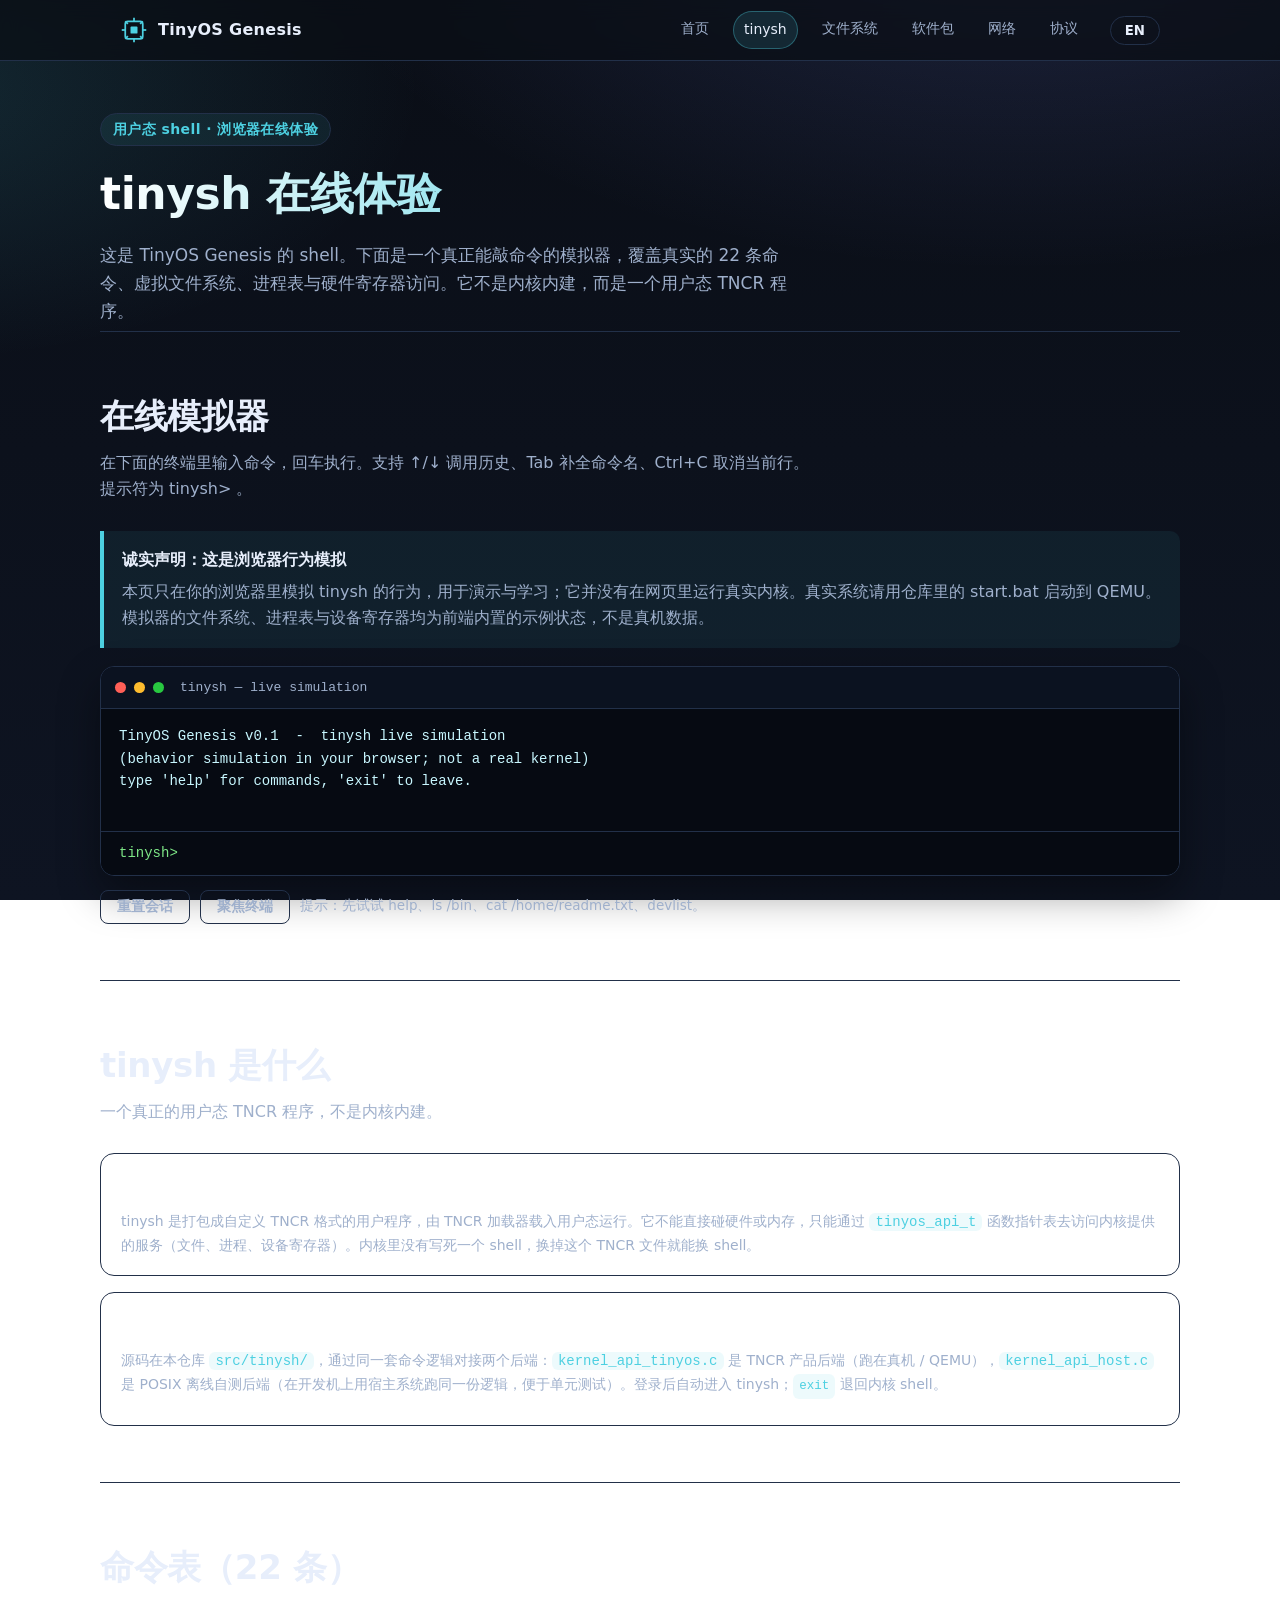
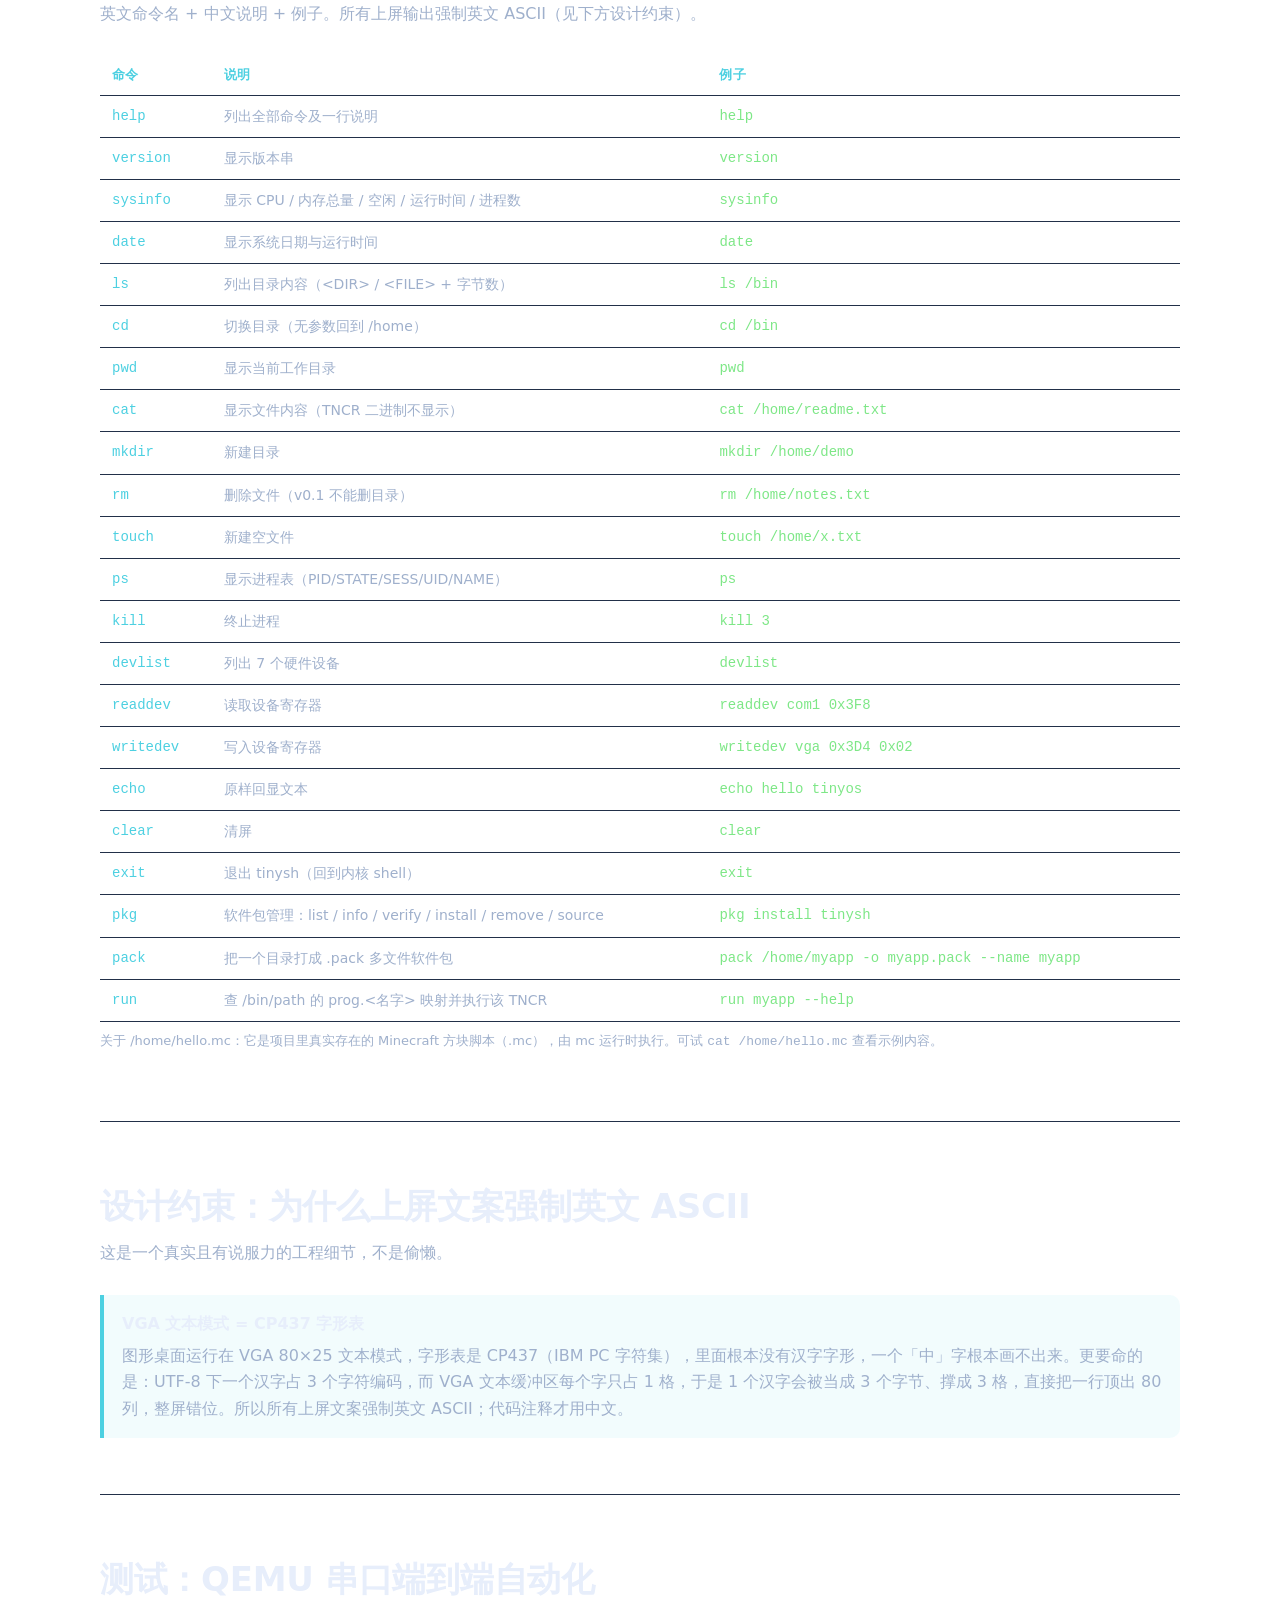
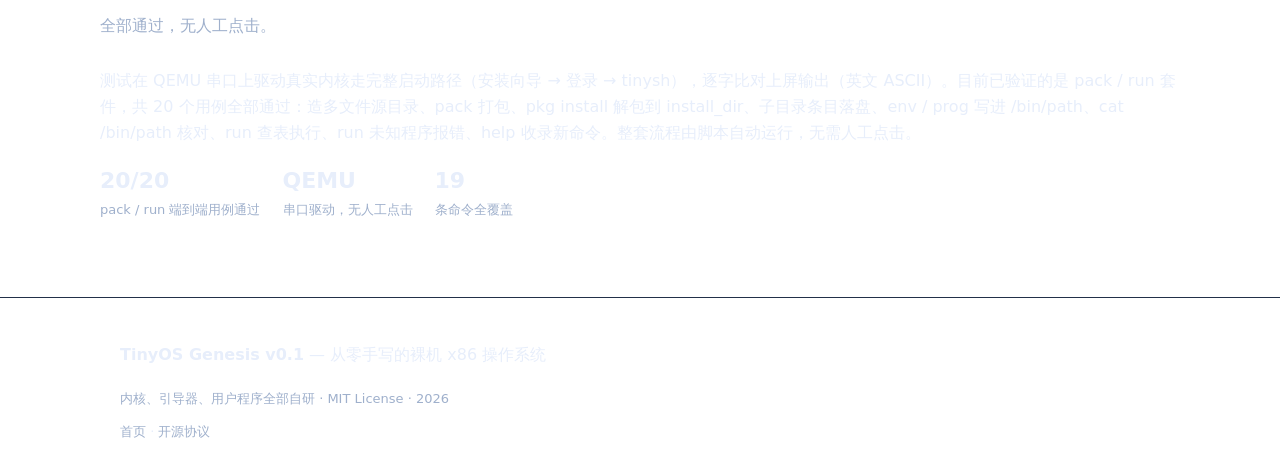
<file: tinysh.html>
<!DOCTYPE html>
<html lang="zh-CN">
<head>
  <meta charset="UTF-8" />
  <meta name="viewport" content="width=device-width, initial-scale=1.0" />
  <meta name="description" content="TinyOS Genesis v0.1 — tinysh 在线体验页：一个能真正敲命令的浏览器端 tinysh 行为模拟器，覆盖 22 条命令、虚拟文件系统、进程表与硬件寄存器访问。" />
  <title>TinyOS Genesis v0.1 · tinysh 在线体验</title>
  <link rel="stylesheet" href="style.css" />
  <style>
    /* ---- sim-* : only what is not already covered by style.css ----
       Reuses --bg / --accent / --good / --mono / --line / --panel vars. */
    .sim-term { margin-top: 18px; }
    .sim-screen {
      max-height: 400px; overflow-y: auto;
      font-family: var(--mono); font-size: 14px; line-height: 1.6;
      color: #c8f7ff; white-space: pre-wrap; word-break: break-word;
      padding: 16px 18px; margin: 0; background: #060a12;
    }
    .sim-inputline {
      display: flex; align-items: center; gap: 8px;
      padding: 10px 18px; border-top: 1px solid var(--line);
      background: #060a12; font-family: var(--mono); font-size: 14px;
    }
    .sim-prompt { color: var(--good); white-space: pre; user-select: none; }
    .sim-input {
      flex: 1; min-width: 0; background: transparent; border: none; outline: none;
      color: #c8f7ff; font-family: var(--mono); font-size: 14px; caret-color: var(--accent);
    }
    .sim-input:focus { outline: none; }
    .sim-toolbar { margin-top: 14px; display: flex; gap: 10px; flex-wrap: wrap; align-items: center; }
    .btn-sim {
      background: transparent; color: var(--muted); font-family: var(--font);
      border: 1px solid var(--line); border-radius: 8px;
      padding: 7px 16px; font-weight: 700; font-size: 14px; cursor: pointer;
    }
    .btn-sim:hover { border-color: var(--accent); color: var(--accent); }
    .sim-help { color: var(--muted); font-size: 13.5px; margin: 0 0 4px; }

    /* ---- command table ---- */
    .cmd-table { width: 100%; border-collapse: collapse; margin-top: 8px; font-size: 14px; }
    .cmd-table th, .cmd-table td { text-align: left; padding: 9px 12px; border-bottom: 1px solid var(--line); vertical-align: top; }
    .cmd-table th { color: var(--accent); font-size: 13px; letter-spacing: .3px; }
    .cmd-table td.code { font-family: var(--mono); color: var(--accent); white-space: nowrap; }
    .cmd-table td.desc { color: var(--muted); }
    .cmd-table td.ex { font-family: var(--mono); color: var(--good); white-space: nowrap; }
    .cmd-table tr:hover td { background: rgba(255,255,255,.02); }

    /* ---- code chip reuse ---- */
    .hint-code { font-family: var(--mono); color: var(--accent); background: rgba(77,208,225,.1); padding: 1px 6px; border-radius: 6px; }
  </style>
</head>
<body>
  <a class="skip-link" href="#main" data-zh="跳到主内容" data-en="Skip to main content">跳到主内容</a>

  <header class="site-header">
    <div class="wrap header-inner">
      <a class="brand" href="index.html" aria-label="TinyOS Genesis home">
        <svg class="brand-logo" width="28" height="28" viewBox="0 0 32 32" role="img" aria-hidden="true">
          <rect x="6" y="6" width="20" height="20" rx="3" fill="none" stroke="currentColor" stroke-width="2"/>
          <rect x="12" y="12" width="8" height="8" rx="1" fill="currentColor"/>
          <g stroke="currentColor" stroke-width="2">
            <line x1="16" y1="2" x2="16" y2="6"/><line x1="16" y1="26" x2="16" y2="30"/>
            <line x1="2" y1="16" x2="6" y2="16"/><line x1="26" y1="16" x2="30" y2="16"/>
            <line x1="6" y1="6" x2="9" y2="9"/><line x1="26" y1="6" x2="23" y2="9"/>
            <line x1="6" y1="26" x2="9" y2="23"/><line x1="26" y1="26" x2="23" y2="23"/>
          </g>
        </svg>
        <span class="brand-name">TinyOS&nbsp;Genesis</span>
      </a>

      <nav class="site-nav" aria-label="主导航">
        <a href="index.html" data-zh="首页" data-en="Home">首页</a>
        <a href="tinysh.html" aria-current="page" data-zh="tinysh" data-en="tinysh">tinysh</a>
        <a href="filesystem.html" data-zh="文件系统" data-en="Filesystem">文件系统</a>
        <a href="packages.html" data-zh="软件包" data-en="Packages">软件包</a>
        <a href="network.html" data-zh="网络" data-en="Network">网络</a>
        <a href="license.html" data-zh="协议" data-en="License">协议</a>
      </nav>

      <button id="lang-toggle" class="lang-toggle" type="button"
              data-zh="EN" data-en="中文" aria-label="切换语言 / Switch language">EN</button>
    </div>
  </header>

  <main id="main">
    <section class="page-head wrap" aria-labelledby="page-title">
      <p class="kicker" data-zh="用户态 shell · 浏览器在线体验" data-en="User-space shell · live in your browser">用户态 shell · 浏览器在线体验</p>
      <h1 id="page-title">tinysh 在线体验</h1>
      <p class="lede" data-zh="这是 TinyOS Genesis 的 shell。下面是一个真正能敲命令的模拟器，覆盖真实的 22 条命令、虚拟文件系统、进程表与硬件寄存器访问。它不是内核内建，而是一个用户态 TNCR 程序。"
         data-en="This is the shell of TinyOS Genesis. Below is a truly interactive simulator covering the real 22 commands, a virtual filesystem, the process table and hardware-register access. It is not kernel-builtin — it is a user-space TNCR program.">这是 TinyOS Genesis 的 shell。下面是一个真正能敲命令的模拟器，覆盖真实的 22 条命令、虚拟文件系统、进程表与硬件寄存器访问。它不是内核内建，而是一个用户态 TNCR 程序。</p>
    </section>

    <!-- ============ 模拟器 ============ -->
    <section class="section wrap" aria-labelledby="sim-title">
      <h2 id="sim-title" data-zh="在线模拟器" data-en="Live simulator">在线模拟器</h2>
      <p class="section-lead" data-zh="在下面的终端里输入命令，回车执行。支持 ↑/↓ 调用历史、Tab 补全命令名、Ctrl+C 取消当前行。提示符为 tinysh&gt; 。"
         data-en="Type commands in the terminal below and press Enter. Supports ArrowUp/ArrowDown history, Tab completion of command names, and Ctrl+C to cancel the current line. The prompt is tinysh&gt; .">在下面的终端里输入命令，回车执行。支持 ↑/↓ 调用历史、Tab 补全命令名、Ctrl+C 取消当前行。提示符为 tinysh&gt; 。</p>

      <div class="callout" role="note">
        <h3 data-zh="诚实声明：这是浏览器行为模拟" data-en="Honest note: this is a browser behavior simulation">诚实声明：这是浏览器行为模拟</h3>
        <p data-zh="本页只在你的浏览器里模拟 tinysh 的行为，用于演示与学习；它并没有在网页里运行真实内核。真实系统请用仓库里的 start.bat 启动到 QEMU。模拟器的文件系统、进程表与设备寄存器均为前端内置的示例状态，不是真机数据。"
           data-en="This page only simulates tinysh's behavior inside your browser, for demonstration and learning; it does NOT run a real kernel in the webpage. To run the real system, use start.bat in the repo to boot into QEMU. The filesystem, process table and device registers here are front-end sample state, not real hardware data.">本页只在你的浏览器里模拟 tinysh 的行为，用于演示与学习；它并没有在网页里运行真实内核。真实系统请用仓库里的 start.bat 启动到 QEMU。模拟器的文件系统、进程表与设备寄存器均为前端内置的示例状态，不是真机数据。</p>
      </div>

      <div class="term sim-term">
        <div class="term-bar" aria-hidden="true">
          <span class="dot"></span><span class="dot"></span><span class="dot"></span>
          <span class="term-title">tinysh — live simulation</span>
        </div>
        <pre id="simScreen" class="sim-screen" role="log" aria-live="polite" aria-label="tinysh 终端输出"></pre>
        <div class="sim-inputline">
          <label for="simInput" class="sim-prompt">tinysh&gt;</label>
          <input id="simInput" class="sim-input" type="text" autocomplete="off"
                 autocapitalize="off" autocorrect="off" spellcheck="false"
                 aria-label="tinysh 命令输入" />
        </div>
      </div>

      <div class="sim-toolbar">
        <button id="simReset" class="btn-sim" type="button"
                data-zh="重置会话" data-en="Reset session">重置会话</button>
        <button id="simFocus" class="btn-sim" type="button"
                data-zh="聚焦终端" data-en="Focus terminal">聚焦终端</button>
        <span class="sim-help" data-zh="提示：先试试 help、ls /bin、cat /home/readme.txt、devlist。"
              data-en="Tip: try help, ls /bin, cat /home/readme.txt, devlist.">提示：先试试 help、ls /bin、cat /home/readme.txt、devlist。</span>
      </div>
    </section>

    <!-- ============ 是什么 ============ -->
    <section class="section wrap" aria-labelledby="what-title">
      <h2 id="what-title" data-zh="tinysh 是什么" data-en="What is tinysh">tinysh 是什么</h2>
      <p class="section-lead" data-zh="一个真正的用户态 TNCR 程序，不是内核内建。"
         data-en="A genuine user-space TNCR program, not a kernel builtin.">一个真正的用户态 TNCR 程序，不是内核内建。</p>

      <div class="card">
        <h3 data-zh="/bin/tinysh.TNCR · 179104 字节" data-en="/bin/tinysh.TNCR · 179104 bytes">/bin/tinysh.TNCR · 179104 字节</h3>
        <p data-zh="tinysh 是打包成自定义 TNCR 格式的用户程序，由 TNCR 加载器载入用户态运行。它不能直接碰硬件或内存，只能通过 tinyos_api_t 函数指针表去访问内核提供的服务（文件、进程、设备寄存器）。内核里没有写死一个 shell，换掉这个 TNCR 文件就能换 shell。"
           data-en="tinysh is a user program packaged in the custom TNCR format and loaded into user space by the TNCR loader. It cannot touch hardware or memory directly; it can only reach kernel services (files, processes, device registers) through the tinyos_api_t function-pointer table. The kernel has no hard-wired shell — swap this TNCR file and you swap the shell.">tinysh 是打包成自定义 TNCR 格式的用户程序，由 TNCR 加载器载入用户态运行。它不能直接碰硬件或内存，只能通过 <span class="hint-code">tinyos_api_t</span> 函数指针表去访问内核提供的服务（文件、进程、设备寄存器）。内核里没有写死一个 shell，换掉这个 TNCR 文件就能换 shell。</p>
      </div>

      <div class="card" style="margin-top:16px;">
        <h3 data-zh="两个后端：真实内核 vs 离线自测" data-en="Two backends: real kernel vs offline self-test">两个后端：真实内核 vs 离线自测</h3>
        <p data-zh="源码在本仓库 src/tinysh/，通过同一套命令逻辑对接两个后端：kernel_api_tinyos.c 是 TNCR 产品后端（跑在真机 / QEMU），kernel_api_host.c 是 POSIX 离线自测后端（在开发机上用宿主系统跑同一份逻辑，便于单元测试）。登录后自动进入 tinysh；exit 退回内核 shell。"
           data-en="Source lives in src/tinysh/ in this repo, with one command core wired to two backends: kernel_api_tinyos.c is the TNCR product backend (runs on real hardware / QEMU), and kernel_api_host.c is the POSIX offline self-test backend (runs the same logic on the dev machine via the host OS, for unit tests). After login you land in tinysh; `exit` drops back to the kernel shell.">源码在本仓库 <span class="hint-code">src/tinysh/</span>，通过同一套命令逻辑对接两个后端：<span class="hint-code">kernel_api_tinyos.c</span> 是 TNCR 产品后端（跑在真机 / QEMU），<span class="hint-code">kernel_api_host.c</span> 是 POSIX 离线自测后端（在开发机上用宿主系统跑同一份逻辑，便于单元测试）。登录后自动进入 tinysh；<code>exit</code> 退回内核 shell。</p>
      </div>
    </section>

    <!-- ============ 命令表 ============ -->
    <section class="section wrap" aria-labelledby="cmds-title">
      <h2 id="cmds-title" data-zh="命令表（22 条）" data-en="Command reference (22)">命令表（22 条）</h2>
      <p class="section-lead" data-zh="英文命令名 + 中文说明 + 例子。所有上屏输出强制英文 ASCII（见下方设计约束）。"
         data-en="English command names + Chinese descriptions + examples. All on-screen output is forced to English ASCII (see design constraints below).">英文命令名 + 中文说明 + 例子。所有上屏输出强制英文 ASCII（见下方设计约束）。</p>

      <table class="cmd-table">
        <thead>
          <tr><th data-zh="命令" data-en="Command">命令</th><th data-zh="说明" data-en="Description">说明</th><th data-zh="例子" data-en="Example">例子</th></tr>
        </thead>
        <tbody>
          <tr><td class="code">help</td><td class="desc" data-zh="列出全部命令及一行说明" data-en="List all commands with a one-line description">列出全部命令及一行说明</td><td class="ex">help</td></tr>
          <tr><td class="code">version</td><td class="desc" data-zh="显示版本串" data-en="Show the version string">显示版本串</td><td class="ex">version</td></tr>
          <tr><td class="code">sysinfo</td><td class="desc" data-zh="显示 CPU / 内存总量 / 空闲 / 运行时间 / 进程数" data-en="Show CPU / total mem / free mem / uptime / process count">显示 CPU / 内存总量 / 空闲 / 运行时间 / 进程数</td><td class="ex">sysinfo</td></tr>
          <tr><td class="code">date</td><td class="desc" data-zh="显示系统日期与运行时间" data-en="Show system date and uptime">显示系统日期与运行时间</td><td class="ex">date</td></tr>
          <tr><td class="code">ls</td><td class="desc" data-zh="列出目录内容（&lt;DIR&gt; / &lt;FILE&gt; + 字节数）" data-en="List directory contents (&lt;DIR&gt; / &lt;FILE&gt; + size)">列出目录内容（&lt;DIR&gt; / &lt;FILE&gt; + 字节数）</td><td class="ex">ls /bin</td></tr>
          <tr><td class="code">cd</td><td class="desc" data-zh="切换目录（无参数回到 /home）" data-en="Change directory (no arg returns to /home)">切换目录（无参数回到 /home）</td><td class="ex">cd /bin</td></tr>
          <tr><td class="code">pwd</td><td class="desc" data-zh="显示当前工作目录" data-en="Print the working directory">显示当前工作目录</td><td class="ex">pwd</td></tr>
          <tr><td class="code">cat</td><td class="desc" data-zh="显示文件内容（TNCR 二进制不显示）" data-en="Print file contents (TNCR binaries not shown)">显示文件内容（TNCR 二进制不显示）</td><td class="ex">cat /home/readme.txt</td></tr>
          <tr><td class="code">mkdir</td><td class="desc" data-zh="新建目录" data-en="Create a directory">新建目录</td><td class="ex">mkdir /home/demo</td></tr>
          <tr><td class="code">rm</td><td class="desc" data-zh="删除文件（v0.1 不能删目录）" data-en="Remove a file (v0.1 cannot remove directories)">删除文件（v0.1 不能删目录）</td><td class="ex">rm /home/notes.txt</td></tr>
          <tr><td class="code">touch</td><td class="desc" data-zh="新建空文件" data-en="Create an empty file">新建空文件</td><td class="ex">touch /home/x.txt</td></tr>
          <tr><td class="code">ps</td><td class="desc" data-zh="显示进程表（PID/STATE/SESS/UID/NAME）" data-en="Show the process table (PID/STATE/SESS/UID/NAME)">显示进程表（PID/STATE/SESS/UID/NAME）</td><td class="ex">ps</td></tr>
          <tr><td class="code">kill</td><td class="desc" data-zh="终止进程" data-en="Terminate a process">终止进程</td><td class="ex">kill 3</td></tr>
          <tr><td class="code">devlist</td><td class="desc" data-zh="列出 7 个硬件设备" data-en="List the 7 hardware devices">列出 7 个硬件设备</td><td class="ex">devlist</td></tr>
          <tr><td class="code">readdev</td><td class="desc" data-zh="读取设备寄存器" data-en="Read a device register">读取设备寄存器</td><td class="ex">readdev com1 0x3F8</td></tr>
          <tr><td class="code">writedev</td><td class="desc" data-zh="写入设备寄存器" data-en="Write a device register">写入设备寄存器</td><td class="ex">writedev vga 0x3D4 0x02</td></tr>
          <tr><td class="code">echo</td><td class="desc" data-zh="原样回显文本" data-en="Echo a line of text verbatim">原样回显文本</td><td class="ex">echo hello tinyos</td></tr>
          <tr><td class="code">clear</td><td class="desc" data-zh="清屏" data-en="Clear the screen">清屏</td><td class="ex">clear</td></tr>
          <tr><td class="code">exit</td><td class="desc" data-zh="退出 tinysh（回到内核 shell）" data-en="Exit tinysh (return to the kernel shell)">退出 tinysh（回到内核 shell）</td><td class="ex">exit</td></tr>
          <tr><td class="code">pkg</td><td class="desc" data-zh="软件包管理：list / info / verify / install / remove / source" data-en="Package manager: list / info / verify / install / remove / source">软件包管理：list / info / verify / install / remove / source</td><td class="ex">pkg install tinysh</td></tr>
          <tr><td class="code">pack</td><td class="desc" data-zh="把一个目录打成 .pack 多文件软件包" data-en="Bundle a directory into a multi-file .pack package">把一个目录打成 .pack 多文件软件包</td><td class="ex">pack /home/myapp -o myapp.pack --name myapp</td></tr>
          <tr><td class="code">run</td><td class="desc" data-zh="查 /bin/path 的 prog.&lt;名字&gt; 映射并执行该 TNCR" data-en="Look up prog.&lt;name&gt; in /bin/path and execute that TNCR">查 /bin/path 的 prog.&lt;名字&gt; 映射并执行该 TNCR</td><td class="ex">run myapp --help</td></tr>
        </tbody>
      </table>

      <p class="chart-note" data-zh="关于 /home/hello.mc：它是项目里真实存在的 Minecraft 方块脚本（.mc），由 mc 运行时执行。可试 cat /home/hello.mc 查看示例内容。"
         data-en="About /home/hello.mc: it is a real Minecraft-style block script (.mc) shipped in the project, executed by the mc runtime. Try `cat /home/hello.mc` to see a sample.">关于 /home/hello.mc：它是项目里真实存在的 Minecraft 方块脚本（.mc），由 mc 运行时执行。可试 <code>cat /home/hello.mc</code> 查看示例内容。</p>
    </section>

    <!-- ============ 设计约束 ============ -->
    <section class="section wrap" aria-labelledby="constraint-title">
      <h2 id="constraint-title" data-zh="设计约束：为什么上屏文案强制英文 ASCII" data-en="Design constraint: why on-screen text is forced to English ASCII">设计约束：为什么上屏文案强制英文 ASCII</h2>
      <p class="section-lead" data-zh="这是一个真实且有说服力的工程细节，不是偷懒。"
         data-en="A real and defensible engineering detail, not laziness.">这是一个真实且有说服力的工程细节，不是偷懒。</p>

      <div class="callout" role="note">
        <h3 data-zh="VGA 文本模式 = CP437 字形表" data-en="VGA text mode = the CP437 glyph table">VGA 文本模式 = CP437 字形表</h3>
        <p data-zh="图形桌面运行在 VGA 80×25 文本模式，字形表是 CP437（IBM PC 字符集），里面根本没有汉字字形，一个「中」字根本画不出来。更要命的是：UTF-8 下一个汉字占 3 个字符编码，而 VGA 文本缓冲区每个字只占 1 格，于是 1 个汉字会被当成 3 个字节、撑成 3 格，直接把一行顶出 80 列，整屏错位。所以所有上屏文案强制英文 ASCII；代码注释才用中文。"
           data-en="The desktop runs in VGA 80×25 text mode using the CP437 (IBM PC) glyph table, which has no Chinese glyphs at all — a character like “中” simply cannot be drawn. Worse: in UTF-8 one Chinese character is 3 bytes, while the VGA text buffer gives each character a single cell, so one Chinese char becomes 3 cells and pushes a line past the 80-column limit, breaking the whole screen. Hence all on-screen text is forced to English ASCII; Chinese is used only in code comments.">图形桌面运行在 VGA 80×25 文本模式，字形表是 CP437（IBM PC 字符集），里面根本没有汉字字形，一个「中」字根本画不出来。更要命的是：UTF-8 下一个汉字占 3 个字符编码，而 VGA 文本缓冲区每个字只占 1 格，于是 1 个汉字会被当成 3 个字节、撑成 3 格，直接把一行顶出 80 列，整屏错位。所以所有上屏文案强制英文 ASCII；代码注释才用中文。</p>
      </div>
    </section>

    <!-- ============ 测试 ============ -->
    <section class="section wrap" aria-labelledby="tests-title">
      <h2 id="tests-title" data-zh="测试：QEMU 串口端到端自动化" data-en="Testing: end-to-end automation over the QEMU serial port">测试：QEMU 串口端到端自动化</h2>
      <p class="section-lead" data-zh="全部通过，无人工点击。"
         data-en="All passing, no manual clicks.">全部通过，无人工点击。</p>
      <p data-zh="测试在 QEMU 串口上驱动真实内核走完整启动路径（安装向导 → 登录 → tinysh），逐字比对上屏输出（英文 ASCII）。目前已验证的是 pack / run 套件，共 20 个用例全部通过：造多文件源目录、pack 打包、pkg install 解包到 install_dir、子目录条目落盘、env / prog 写进 /bin/path、cat /bin/path 核对、run 查表执行、run 未知程序报错、help 收录新命令。整套流程由脚本自动运行，无需人工点击。"
         data-en="The tests drive the real kernel over the QEMU serial port through the full boot path (install wizard → login → tinysh) and compare on-screen output (English ASCII) character by character. What is verified today is the pack / run suite: all 20 cases pass — building a multi-file source dir, packing it, unpacking via pkg install into install_dir, writing subdirectory entries, registering env / prog into /bin/path, checking it with cat /bin/path, run locating and executing a program, run reporting an unknown program, and help listing the new commands. The whole flow is script-driven with no manual clicks.">测试在 QEMU 串口上驱动真实内核走完整启动路径（安装向导 → 登录 → tinysh），逐字比对上屏输出（英文 ASCII）。目前已验证的是 pack / run 套件，共 20 个用例全部通过：造多文件源目录、pack 打包、pkg install 解包到 install_dir、子目录条目落盘、env / prog 写进 /bin/path、cat /bin/path 核对、run 查表执行、run 未知程序报错、help 收录新命令。整套流程由脚本自动运行，无需人工点击。</p>
      <ul class="hero-facts" aria-label="测试关键事实">
        <li><strong>20/20</strong> <span data-zh="pack / run 端到端用例通过" data-en="pack / run end-to-end cases passing">pack / run 端到端用例通过</span></li>
        <li><strong>QEMU</strong> <span data-zh="串口驱动，无人工点击" data-en="serial-driven, no manual clicks">串口驱动，无人工点击</span></li>
        <li><strong>19</strong> <span data-zh="条命令全覆盖" data-en="commands fully covered">条命令全覆盖</span></li>
      </ul>
    </section>
  </main>

  <footer class="site-footer">
    <div class="wrap footer-inner">
      <p><strong>TinyOS Genesis v0.1</strong> — <span data-zh="从零手写的裸机 x86 操作系统" data-en="a from-scratch bare-metal x86 OS">从零手写的裸机 x86 操作系统</span></p>
      <p class="footer-meta" data-zh="内核、引导器、用户程序全部自研 · MIT License · 2026" data-en="kernel, bootloader and user programs all built in-house · MIT License · 2026">内核、引导器、用户程序全部自研 · MIT License · 2026</p>
      <p class="footer-links"><a href="index.html" data-zh="首页" data-en="Home">首页</a> · <a href="license.html" data-zh="开源协议" data-en="License">开源协议</a></p>
    </div>
  </footer>

  <script>
  /* ============================================================
     tinysh.html — interactive tinysh simulator
     Pure native JS. No libraries, no CDN. English ASCII only
     inside the terminal. Uses sim-* classes to avoid touching
     style.css / app.js.  Does NOT call applyLang (app.js owns it).
     ============================================================ */
  (function () {
    'use strict';

    /* ---------- helpers ---------- */
    function pad(s, n) { s = String(s); while (s.length < n) s += ' '; return s; }
    function padl(s, n) { s = String(s); while (s.length < n) s = ' ' + s; return s; }
    function hex(n) { return n.toString(16).toLowerCase(); }
    function hex2(n) { var h = hex(n & 0xff); return h.length < 2 ? '0' + h : h; }
    function parseAddr(s) {
      if (typeof s !== 'string') return null;
      var v;
      if (/^0x[0-9a-fA-F]+$/.test(s)) v = parseInt(s.slice(2), 16);
      else if (/^[0-9]+$/.test(s)) v = parseInt(s, 10);
      else return null;
      return isNaN(v) ? null : v;
    }

    /* ---------- virtual filesystem (real romfs data) ---------- */
    function makeDir(children) { return { type: 'dir', children: children || {} }; }
    function makeFile(size, content) { return { type: 'file', size: size, content: content || '' }; }

    function buildFS() {
      var README =
        'TinyOS Genesis v0.1\n' +
        '====================\n' +
        'Welcome to the home directory.\n\n' +
        'This is sample text shown by `cat /home/readme.txt`.\n' +
        'The real system drops you into tinysh right after login.\n\n' +
        'Try:  ls /bin\n' +
        '      cat /home/hello.mc\n' +
        '      devlist\n' +
        '      readdev com1 0x3F8\n\n' +
        'NOTE: this web page is a behavior simulation, not the real kernel.\n';
      var NOTES =
        'TinyOS Genesis v0.1 -- installed by the setup wizard\n' +
        '\n' +
        'This file lives on the writable filesystem (TinyFS), so\n' +
        'anything you write here survives a reboot. The read-only\n' +
        'image (romfs) holds the programs under /bin.\n' +
        '\n' +
        'Try: ls /bin | pwd | cd /home | sysinfo | devlist | ps\n' +
        '\n' +
        'Note: on-screen text is English ASCII on purpose -- the VGA\n' +
        'text mode uses the CP437 glyph table and cannot render CJK.';
      var PASSWD =
        'root:x:0:0:root:/home:/bin/tinysh.TNCR\n' +
        'guest:x:100:100:guest:/home:/bin/tinysh.TNCR\n';
      var SHADOW =
        'root:!!:0:99999:7:::\n' +
        'guest:!!:100:99999:7:::\n';
      var DESKTOP = 'TinyOS desktop session file\n';
      var HELLO_MC =
        '# hello.mc - a Minecraft-style block script for TinyOS\n' +
        '# Executed by the mc runtime. This is a real artifact in the romfs.\n' +
        '# Run context: /home/hello.mc (1215 bytes)\n\n' +
        'place stone at 0 0 0\n' +
        'place stone at 1 0 0\n' +
        'place stone at 2 0 0\n' +
        'place grass at 0 1 0\n' +
        'place grass at 1 1 0\n' +
        'place grass at 2 1 0\n' +
        'place torch at 1 2 0\n\n' +
        'function build_wall(x0, x1, z)\n' +
        '  for x = x0 to x1\n' +
        '    place brick at x 0 z\n' +
        '    place brick at x 1 z\n' +
        '  end\n' +
        'end\n\n' +
        'build_wall 0 4 3\n' +
        'build_wall 0 4 -3\n\n' +
        'say "hello from TinyOS Genesis"\n';

      var FS = makeDir({
        bin: makeDir({
          'tinysh.TNCR': makeFile(179104),
          'LUA.TNCR': makeFile(210584),
          'SSHD.TNCR': makeFile(114500),
          'EDIT.TNCR': makeFile(45980),
          'CC.TNCR': makeFile(162680),
          'JVM.TNCR': makeFile(5851),
          'hello.TNCR': makeFile(214),
          'count.TNCR': makeFile(877),
          'basic_demo.TNCR': makeFile(204),
          'cpp_demo.TNCR': makeFile(339),
          'gui_demo.TNCR': makeFile(470),
          'minic_demo.TNCR': makeFile(500),
          'net_demo.TNCR': makeFile(467),
          'tiny_demo.TNCR': makeFile(238)
        }),
        home: makeDir({
          'readme.txt': makeFile(804, README),
          'notes.txt': makeFile(660, NOTES),
          'hello.mc': makeFile(1215, HELLO_MC)
        }),
        etc: makeDir({
          'passwd': makeFile(85, PASSWD),
          'shadow': makeFile(224, SHADOW)
        }),
        sys: makeDir({}),
        dev: makeDir({}),
        'DESKTOP.TNCR': makeFile(34, DESKTOP)
      });
      return FS;
    }

    function buildProcs() {
      return [
        { pid: 1, state: 'RUNNING', sess: 0, uid: 0, name: '/bin/tinysh.TNCR' },
        { pid: 2, state: 'SLEEP',   sess: 0, uid: 0, name: '/bin/LUA.TNCR' },
        { pid: 3, state: 'SLEEP',   sess: 0, uid: 0, name: '/bin/SSHD.TNCR' },
        { pid: 7, state: 'RUNNING', sess: 1, uid: 0, name: '/bin/EDIT.TNCR' }
      ];
    }

    var DEVS = ['com1', 'com2', 'pic', 'pit', 'vga', 'kbd', 'ide0'];
    var COMMANDS = ['help', 'version', 'sysinfo', 'date', 'ls', 'cd', 'pwd',
                    'cat', 'mkdir', 'rm', 'touch', 'ps', 'kill', 'devlist',
                    'readdev', 'writedev', 'echo', 'clear', 'exit'];

    /* ---------- state ---------- */
    var FS, cwd, procs, exited, bootTime;
    var hist = [], histIndex = 0;

    var screen, input;

    function resolvePath(p) {
      if (!p) return null;
      var segs = (p.charAt(0) === '/' ? p : (cwd + '/' + p)).split('/');
      var abs = [];
      for (var i = 0; i < segs.length; i++) {
        var s = segs[i];
        if (s === '' || s === '.') continue;
        if (s === '..') { if (abs.length) abs.pop(); continue; }
        abs.push(s);
      }
      var cur = FS;
      for (var j = 0; j < abs.length; j++) {
        if (cur.type !== 'dir') return null;
        var child = cur.children[abs[j]];
        if (!child) return null;
        cur = child;
      }
      return { node: cur, abs: abs };
    }

    function parentNodeOf(abs) {
      if (!abs.length) return null;
      var r = resolvePath('/' + abs.slice(0, -1).join('/'));
      return r ? r.node : null;
    }

    function termPath(abs) { return abs.length ? '/' + abs.join('/') : '/'; }

    /* ---------- output ---------- */
    function print(line) {
      screen.textContent += (line === undefined ? '' : line) + '\n';
    }
    function scrollBottom() { screen.scrollTop = screen.scrollHeight; }
    function wrongArgs() {
      print('tinysh: wrong number of arguments');
      print("type 'help' for the command list");
    }

    /* ---------- commands ---------- */
    function cmdHelp() {
      print('tinysh commands:');
      print('  help     list available commands');
      print('  version  show version string');
      print('  sysinfo  show cpu/memory/uptime/processes');
      print('  date     show date and uptime');
      print('  ls       list directory contents');
      print('  cd       change directory');
      print('  pwd      print working directory');
      print('  cat      print file contents');
      print('  mkdir    create a directory');
      print('  rm       remove a file');
      print('  touch    create an empty file');
      print('  ps       list processes');
      print('  kill     terminate a process');
      print('  devlist  list hardware devices');
      print('  readdev  read a device register');
      print('  writedev write a device register');
      print('  echo     echo a line of text');
      print('  clear    clear the screen');
      print('  exit     exit tinysh (return to kernel shell)');
    }

    function cmdSysinfo() {
      var up = Math.floor((Date.now() - bootTime) / 1000);
      print('CPU:        i386 (TinyOS protected mode)');
      print('Mem total:  8192 KB');
      print('Mem free:   7479 KB');
      print('Uptime:     ' + up + ' s');
      print('Processes:  ' + procs.length);
    }

    function cmdDate() {
      var d = new Date();
      var hh = pad(d.getHours(), 2), mm = pad(d.getMinutes(), 2), ss = pad(d.getSeconds(), 2);
      var up = Math.floor((Date.now() - bootTime) / 1000);
      print('2026-01-01 ' + hh + ':' + mm + ':' + ss + ' (uptime ' + up + 's)');
    }

    function cmdLs(args) {
      var target = args.length ? args[0] : cwd;
      var r = resolvePath(target);
      if (!r || r.node.type !== 'dir') { print('tinysh: file or path not found'); return; }
      var keys = Object.keys(r.node.children).sort();
      if (!keys.length) { print('(empty)'); return; }
      keys.forEach(function (k) {
        var ch = r.node.children[k];
        if (ch.type === 'dir') print('  <DIR>        ' + k);
        else print('  <FILE> ' + padl(String(ch.size), 7) + '  ' + k);
      });
    }

    function cmdCd(args) {
      if (!args.length) { cwd = '/home'; return; }
      var r = resolvePath(args[0]);
      if (!r) { print('tinysh: file or path not found'); return; }
      if (r.node.type !== 'dir') { print('tinysh: not a directory'); return; }
      cwd = termPath(r.abs);
    }

    function cmdCat(args) {
      if (!args.length) { wrongArgs(); return; }
      var r = resolvePath(args[0]);
      if (!r || r.node.type !== 'file') { print('tinysh: file or path not found'); return; }
      if (r.node.content === '') { print('TNCR executable (binary) - not displayed in this simulation'); return; }
      print(r.node.content.replace(/\n$/, ''));
    }

    function splitParentName(path) {
      path = path.replace(/\/+$/, '');
      var idx = path.lastIndexOf('/');
      if (idx < 0) return { parent: cwd, name: path };
      if (idx === 0) return { parent: '/', name: path.slice(1) };
      return { parent: path.slice(0, idx), name: path.slice(idx + 1) };
    }

    function cmdMkdir(args) {
      if (!args.length) { wrongArgs(); return; }
      var pn = splitParentName(args[0]);
      if (pn.name === '' || pn.name === '.' || pn.name === '..') { print('tinysh: invalid name'); return; }
      var pr = resolvePath(pn.parent);
      if (!pr || pr.node.type !== 'dir') { print('tinysh: file or path not found'); return; }
      if (pr.node.children[pn.name]) { print('tinysh: file or path already exists'); return; }
      pr.node.children[pn.name] = makeDir({});
    }

    function cmdTouch(args) {
      if (!args.length) { wrongArgs(); return; }
      var pn = splitParentName(args[0]);
      if (pn.name === '' || pn.name === '.' || pn.name === '..') { print('tinysh: invalid name'); return; }
      var pr = resolvePath(pn.parent);
      if (!pr || pr.node.type !== 'dir') { print('tinysh: file or path not found'); return; }
      if (pr.node.children[pn.name]) { print('tinysh: file or path already exists'); return; }
      pr.node.children[pn.name] = makeFile(0, '');
    }

    function cmdRm(args) {
      if (!args.length) { wrongArgs(); return; }
      var r = resolvePath(args[0]);
      if (!r) { print('tinysh: file or path not found'); return; }
      if (r.node.type === 'dir') { print('tinysh: permission denied'); return; }
      var pn = r.abs[r.abs.length - 1];
      var parent = parentNodeOf(r.abs);
      if (parent && parent.children[pn]) delete parent.children[pn];
    }

    function cmdPs() {
      print('PID  STATE   SESS  UID   NAME');
      procs.forEach(function (p) {
        print(padl(String(p.pid), 4) + '  ' + pad(p.state, 7) + '  ' +
               padl(String(p.sess), 4) + '  ' + padl(String(p.uid), 3) + '   ' + p.name);
      });
    }

    function cmdKill(args) {
      if (!args.length) { wrongArgs(); return; }
      var pid = parseInt(args[0], 10);
      if (isNaN(pid)) { wrongArgs(); return; }
      var idx = -1;
      for (var i = 0; i < procs.length; i++) if (procs[i].pid === pid) idx = i;
      if (idx < 0) { print('tinysh: no such process: ' + pid); return; }
      var name = procs[idx].name;
      procs.splice(idx, 1);
      print('tinysh: killed pid ' + pid + ' (' + name + ')');
    }

    function cmdDevlist() { DEVS.forEach(function (d) { print(d); }); }

    function cmdReaddev(args) {
      if (args.length < 2) { wrongArgs(); return; }
      var dev = args[0], addrStr = args[1];
      if (DEVS.indexOf(dev) < 0) { print('tinysh: no such device: ' + dev); return; }
      var addr = parseAddr(addrStr);
      if (addr === null) { print('tinysh: invalid address: ' + addrStr); return; }
      var val = (addr * 1103515245 + 12345) & 0xff;
      print('0x' + hex(addr) + ' = 0x' + hex2(val) + ' (' + val + ')');
    }

    function cmdWritedev(args) {
      if (args.length < 3) { wrongArgs(); return; }
      var dev = args[0], addrStr = args[1], valStr = args[2];
      if (DEVS.indexOf(dev) < 0) { print('tinysh: no such device: ' + dev); return; }
      var addr = parseAddr(addrStr);
      if (addr === null) { print('tinysh: invalid address: ' + addrStr); return; }
      var val = parseAddr(valStr);
      if (val === null) { print('tinysh: invalid value: ' + valStr); return; }
      print('tinysh: wrote 0x' + hex2(val) + ' to ' + dev + ' @ 0x' + hex(addr));
    }

    function cmdExit() {
      exited = true;
      print('[tinysh] exited - this is a browser simulation; the page stays open.');
      print('[tinysh] press "Reset session" to start a new tinysh session.');
    }

    /* ---------- dispatcher ---------- */
    function run(cmd, args) {
      if (exited) {
        print('tinysh: session already exited - press Reset to relaunch.');
        return;
      }
      switch (cmd) {
        case 'help': cmdHelp(); break;
        case 'version': print('TinyOS Genesis v0.1 | tinysh v0.1 | i386 protected mode'); break;
        case 'sysinfo': cmdSysinfo(); break;
        case 'date': cmdDate(); break;
        case 'ls': cmdLs(args); break;
        case 'cd': cmdCd(args); break;
        case 'pwd': print(cwd); break;
        case 'cat': cmdCat(args); break;
        case 'mkdir': cmdMkdir(args); break;
        case 'rm': cmdRm(args); break;
        case 'touch': cmdTouch(args); break;
        case 'ps': cmdPs(); break;
        case 'kill': cmdKill(args); break;
        case 'devlist': cmdDevlist(); break;
        case 'readdev': cmdReaddev(args); break;
        case 'writedev': cmdWritedev(args); break;
        case 'echo': print(args.join(' ')); break;
        case 'clear': screen.textContent = ''; break;
        case 'exit': cmdExit(); break;
        default: print('tinysh: unknown command');
      }
    }

    /* ---------- input handling ---------- */
    function onKey(e) {
      if (e.key === 'Enter') {
        e.preventDefault();
        submit();
      } else if (e.key === 'ArrowUp') {
        e.preventDefault();
        if (hist.length) {
          histIndex = Math.max(0, histIndex - 1);
          input.value = hist[histIndex];
          moveCaretEnd();
        }
      } else if (e.key === 'ArrowDown') {
        e.preventDefault();
        if (hist.length) {
          histIndex = Math.min(hist.length, histIndex + 1);
          input.value = (histIndex === hist.length) ? '' : hist[histIndex];
          moveCaretEnd();
        }
      } else if (e.key === 'Tab') {
        e.preventDefault();
        complete();
      } else if (e.ctrlKey && (e.key === 'c' || e.key === 'C')) {
        e.preventDefault();
        print('tinysh> ' + input.value + '^C');
        input.value = '';
        scrollBottom();
      }
    }

    function moveCaretEnd() {
      var v = input.value;
      input.setSelectionRange(v.length, v.length);
    }

    function complete() {
      var v = input.value;
      if (v.indexOf(' ') >= 0) return; // only complete the first token
      if (v === '') { print(COMMANDS.join('  ')); scrollBottom(); return; }
      var matches = COMMANDS.filter(function (c) { return c.indexOf(v) === 0; });
      if (matches.length === 1) {
        input.value = matches[0] + ' ';
        moveCaretEnd();
      } else if (matches.length > 1) {
        print('tinysh> ' + v);
        print(matches.join('  '));
        scrollBottom();
      }
    }

    function submit() {
      var raw = input.value;
      print('tinysh> ' + raw);
      if (raw.trim() !== '') {
        hist.push(raw);
        histIndex = hist.length;
        var parts = raw.trim().split(/\s+/);
        run(parts[0], parts.slice(1));
      }
      input.value = '';
      scrollBottom();
    }

    /* ---------- session lifecycle ---------- */
    function printBanner() {
      print('TinyOS Genesis v0.1  -  tinysh live simulation');
      print('(behavior simulation in your browser; not a real kernel)');
      print("type 'help' for commands, 'exit' to leave.");
      print('');
    }

    function resetSession() {
      FS = buildFS();
      procs = buildProcs();
      cwd = '/home';
      exited = false;
      bootTime = Date.now();
      hist = []; histIndex = 0;
      screen.textContent = '';
      printBanner();
      input.value = '';
      input.focus();
      scrollBottom();
    }

    /* ---------- init ---------- */
    function init() {
      screen = document.getElementById('simScreen');
      input = document.getElementById('simInput');
      if (!screen || !input) return;

      resetSession();

      input.addEventListener('keydown', onKey);

      document.getElementById('simReset').addEventListener('click', function () {
        resetSession();
      });
      document.getElementById('simFocus').addEventListener('click', function () {
        input.focus();
      });
      // Click anywhere on the terminal focuses the input.
      var term = screen.parentElement;
      if (term) term.addEventListener('click', function () { input.focus(); });
    }

    if (document.readyState === 'loading') {
      document.addEventListener('DOMContentLoaded', init);
    } else {
      init();
    }
  })();
  </script>
</body>
</html>
</file>
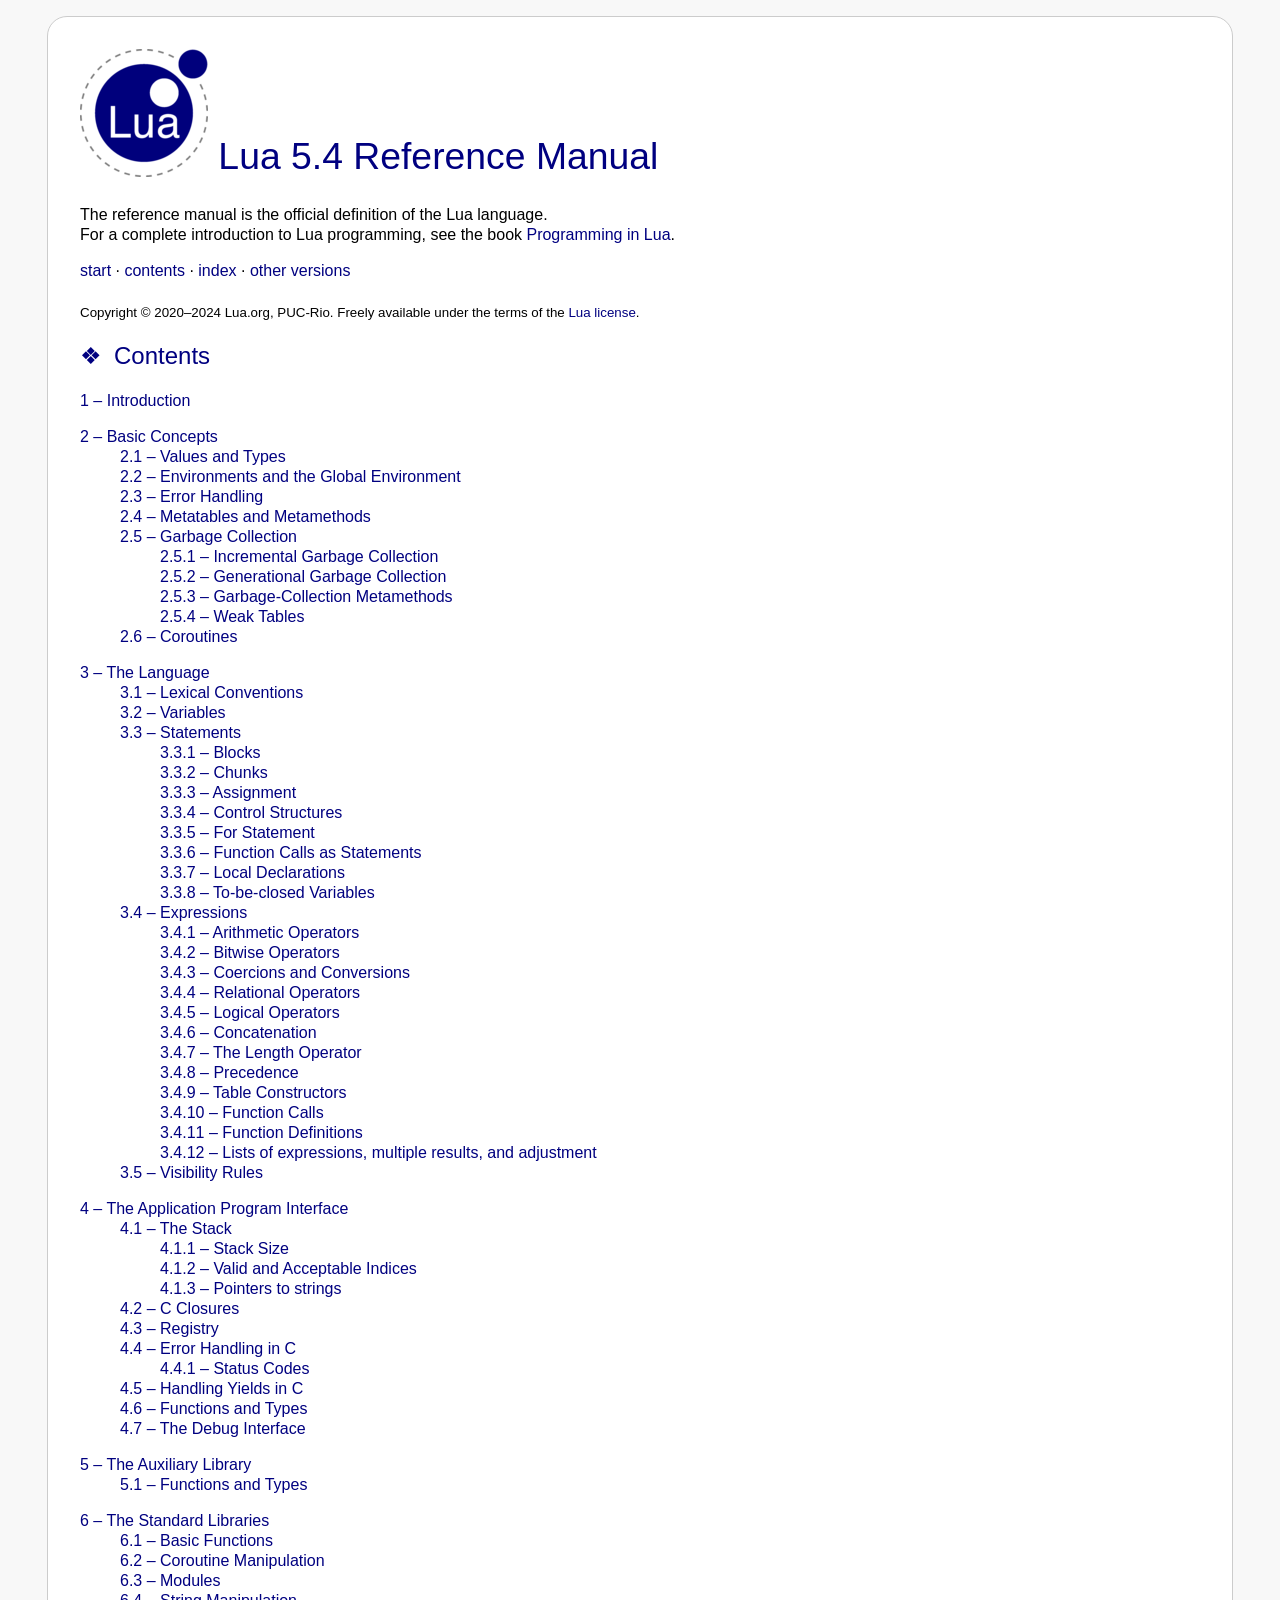
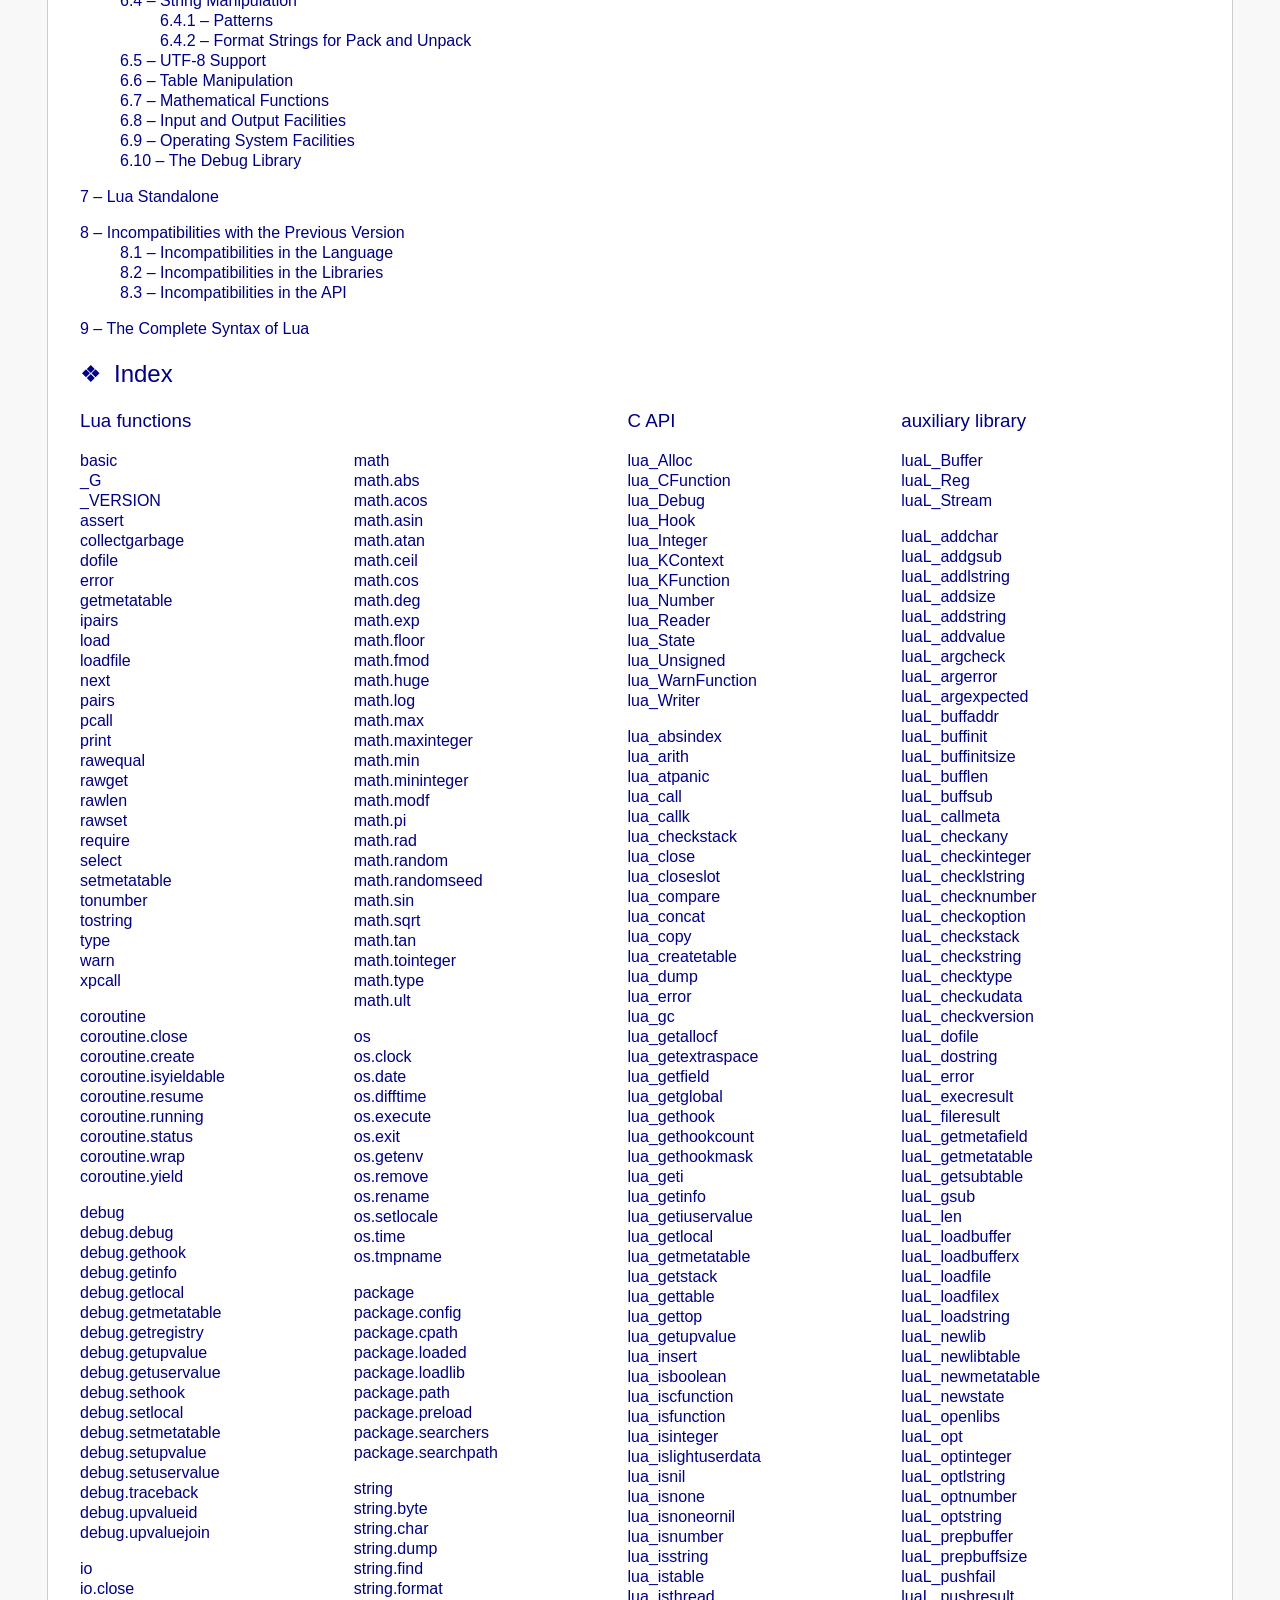
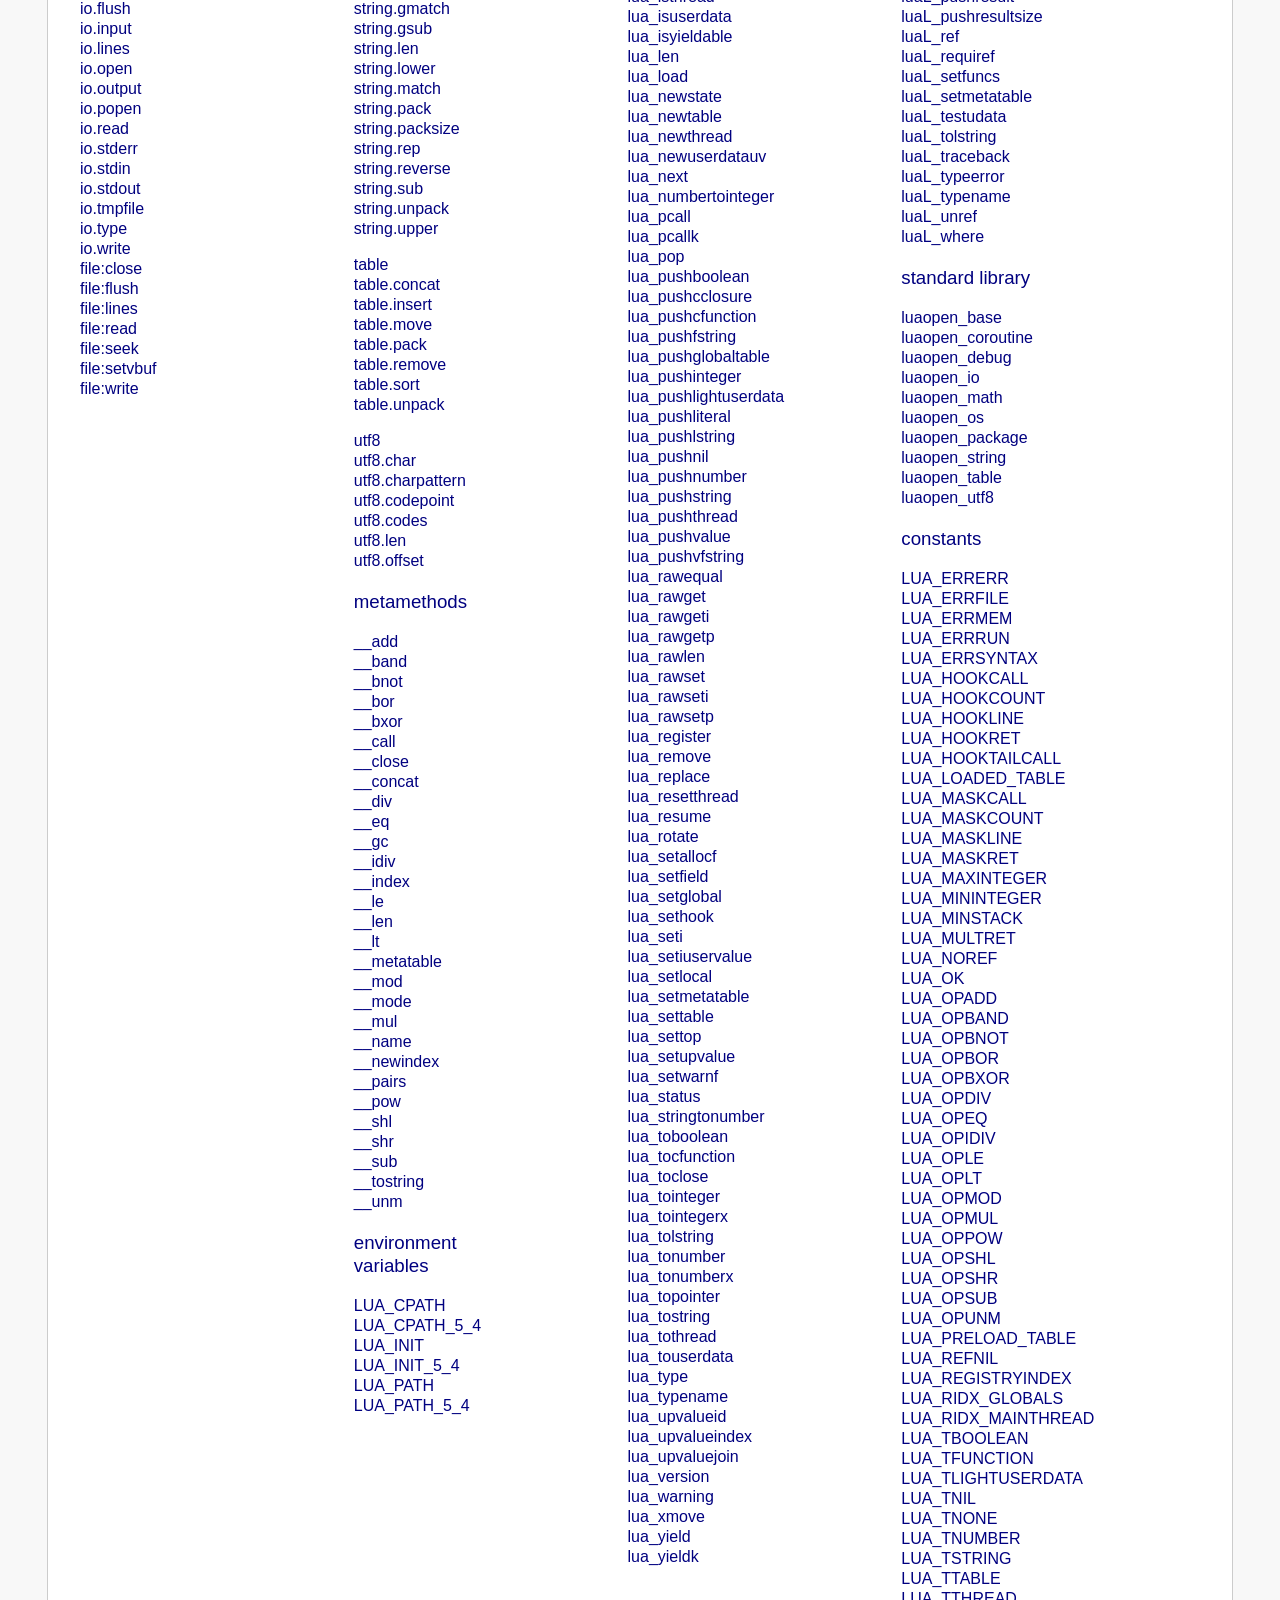
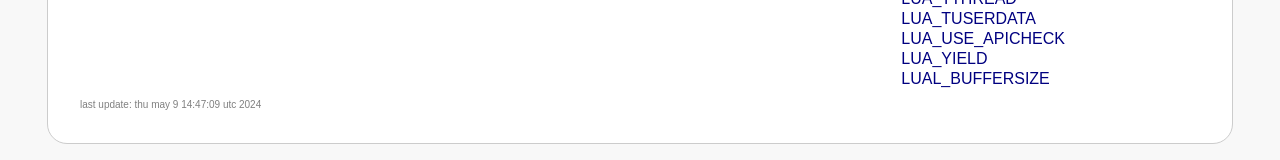
<file: thirdparty/lua/doc/contents.html>
<!DOCTYPE HTML PUBLIC "-//W3C//DTD HTML 4.01 Transitional//EN">
<HTML>
<HEAD>
<TITLE>Lua 5.4 Reference Manual - contents</TITLE>
<LINK REL="stylesheet" TYPE="text/css" HREF="lua.css">
<LINK REL="stylesheet" TYPE="text/css" HREF="index.css">
<META HTTP-EQUIV="content-type" CONTENT="text/html; charset=iso-8859-1">
</HEAD>

<BODY>

<H1>
<A HREF="https://www.lua.org/"><IMG SRC="logo.gif" ALT="Lua"></A>
Lua 5.4 Reference Manual
</H1>

<P>
The reference manual is the official definition of the Lua language.
<BR>
For a complete introduction to Lua programming, see the book
<A HREF="https://www.lua.org/pil/">Programming in Lua</A>.

<DIV CLASS="menubar">
<A HREF="manual.html">start</A>
&middot;
<A HREF="#contents">contents</A>
&middot;
<A HREF="#index">index</A>
&middot;
<A HREF="https://www.lua.org/manual/">other versions</A>
</DIV>

<P>
<SMALL>
Copyright &copy; 2020&ndash;2024 Lua.org, PUC-Rio.
Freely available under the terms of the
<A HREF="https://www.lua.org/license.html">Lua license</A>.
</SMALL>

<H2><A NAME="contents">Contents</A></H2>
<UL CLASS="contents menubar">
<LI><A HREF="manual.html">1 &ndash; Introduction</A>
<P>
<LI><A HREF="manual.html#2">2 &ndash; Basic Concepts</A>
<UL>
<LI><A HREF="manual.html#2.1">2.1 &ndash; Values and Types</A>
<LI><A HREF="manual.html#2.2">2.2 &ndash; Environments and the Global Environment</A>
<LI><A HREF="manual.html#2.3">2.3 &ndash; Error Handling</A>
<LI><A HREF="manual.html#2.4">2.4 &ndash; Metatables and Metamethods</A>
<LI><A HREF="manual.html#2.5">2.5 &ndash; Garbage Collection</A>
<UL>
<LI><A HREF="manual.html#2.5.1">2.5.1 &ndash; Incremental Garbage Collection</A>
<LI><A HREF="manual.html#2.5.2">2.5.2 &ndash; Generational Garbage Collection</A>
<LI><A HREF="manual.html#2.5.3">2.5.3 &ndash; Garbage-Collection Metamethods</A>
<LI><A HREF="manual.html#2.5.4">2.5.4 &ndash; Weak Tables</A>
</UL>
<LI><A HREF="manual.html#2.6">2.6 &ndash; Coroutines</A>
</UL>
<P>
<LI><A HREF="manual.html#3">3 &ndash; The Language</A>
<UL>
<LI><A HREF="manual.html#3.1">3.1 &ndash; Lexical Conventions</A>
<LI><A HREF="manual.html#3.2">3.2 &ndash; Variables</A>
<LI><A HREF="manual.html#3.3">3.3 &ndash; Statements</A>
<UL>
<LI><A HREF="manual.html#3.3.1">3.3.1 &ndash; Blocks</A>
<LI><A HREF="manual.html#3.3.2">3.3.2 &ndash; Chunks</A>
<LI><A HREF="manual.html#3.3.3">3.3.3 &ndash; Assignment</A>
<LI><A HREF="manual.html#3.3.4">3.3.4 &ndash; Control Structures</A>
<LI><A HREF="manual.html#3.3.5">3.3.5 &ndash; For Statement</A>
<LI><A HREF="manual.html#3.3.6">3.3.6 &ndash; Function Calls as Statements</A>
<LI><A HREF="manual.html#3.3.7">3.3.7 &ndash; Local Declarations</A>
<LI><A HREF="manual.html#3.3.8">3.3.8 &ndash; To-be-closed Variables</A>
</UL>
<LI><A HREF="manual.html#3.4">3.4 &ndash; Expressions</A>
<UL>
<LI><A HREF="manual.html#3.4.1">3.4.1 &ndash; Arithmetic Operators</A>
<LI><A HREF="manual.html#3.4.2">3.4.2 &ndash; Bitwise Operators</A>
<LI><A HREF="manual.html#3.4.3">3.4.3 &ndash; Coercions and Conversions</A>
<LI><A HREF="manual.html#3.4.4">3.4.4 &ndash; Relational Operators</A>
<LI><A HREF="manual.html#3.4.5">3.4.5 &ndash; Logical Operators</A>
<LI><A HREF="manual.html#3.4.6">3.4.6 &ndash; Concatenation</A>
<LI><A HREF="manual.html#3.4.7">3.4.7 &ndash; The Length Operator</A>
<LI><A HREF="manual.html#3.4.8">3.4.8 &ndash; Precedence</A>
<LI><A HREF="manual.html#3.4.9">3.4.9 &ndash; Table Constructors</A>
<LI><A HREF="manual.html#3.4.10">3.4.10 &ndash; Function Calls</A>
<LI><A HREF="manual.html#3.4.11">3.4.11 &ndash; Function Definitions</A>
<LI><A HREF="manual.html#3.4.12">3.4.12 &ndash; Lists of expressions, multiple results, and adjustment<A>

</UL>
<LI><A HREF="manual.html#3.5">3.5 &ndash; Visibility Rules</A>
</UL>
<P>
<LI><A HREF="manual.html#4">4 &ndash; The Application Program Interface</A>
<UL>
<LI><A HREF="manual.html#4.1">4.1 &ndash; The Stack</A>
<UL>
<LI><A HREF="manual.html#4.1.1">4.1.1 &ndash; Stack Size</A>
<LI><A HREF="manual.html#4.1.2">4.1.2 &ndash; Valid and Acceptable Indices</A>
<LI><A HREF="manual.html#4.1.3">4.1.3 &ndash; Pointers to strings</A>
</UL>
<LI><A HREF="manual.html#4.2">4.2 &ndash; C Closures</A>
<LI><A HREF="manual.html#4.3">4.3 &ndash; Registry</A>
<LI><A HREF="manual.html#4.4">4.4 &ndash; Error Handling in C</A>
<UL>
<LI><A HREF="manual.html#4.4.1">4.4.1 &ndash; Status Codes</A>
</UL>
<LI><A HREF="manual.html#4.5">4.5 &ndash; Handling Yields in C</A>
<LI><A HREF="manual.html#4.6">4.6 &ndash; Functions and Types</A>
<LI><A HREF="manual.html#4.7">4.7 &ndash; The Debug Interface</A>
</UL>
<P>
<LI><A HREF="manual.html#5">5 &ndash; The Auxiliary Library</A>
<UL>
<LI><A HREF="manual.html#5.1">5.1 &ndash; Functions and Types</A>
</UL>
<P>
<LI><A HREF="manual.html#6">6 &ndash; The Standard Libraries</A>
<UL>
<LI><A HREF="manual.html#6.1">6.1 &ndash; Basic Functions</A>
<LI><A HREF="manual.html#6.2">6.2 &ndash; Coroutine Manipulation</A>
<LI><A HREF="manual.html#6.3">6.3 &ndash; Modules</A>
<LI><A HREF="manual.html#6.4">6.4 &ndash; String Manipulation</A>
<UL>
<LI><A HREF="manual.html#6.4.1">6.4.1 &ndash; Patterns</A>
<LI><A HREF="manual.html#6.4.2">6.4.2 &ndash; Format Strings for Pack and Unpack</A>
</UL>
<LI><A HREF="manual.html#6.5">6.5 &ndash; UTF-8 Support</A>
<LI><A HREF="manual.html#6.6">6.6 &ndash; Table Manipulation</A>
<LI><A HREF="manual.html#6.7">6.7 &ndash; Mathematical Functions</A>
<LI><A HREF="manual.html#6.8">6.8 &ndash; Input and Output Facilities</A>
<LI><A HREF="manual.html#6.9">6.9 &ndash; Operating System Facilities</A>
<LI><A HREF="manual.html#6.10">6.10 &ndash; The Debug Library</A>
</UL>
<P>
<LI><A HREF="manual.html#7">7 &ndash; Lua Standalone</A>
<P>
<LI><A HREF="manual.html#8">8 &ndash; Incompatibilities with the Previous Version</A>
<UL>
<LI><A HREF="manual.html#8.1">8.1 &ndash; Incompatibilities in the Language</A>
<LI><A HREF="manual.html#8.2">8.2 &ndash; Incompatibilities in the Libraries</A>
<LI><A HREF="manual.html#8.3">8.3 &ndash; Incompatibilities in the API</A>
</UL>
<P>
<LI><A HREF="manual.html#9">9 &ndash; The Complete Syntax of Lua</A>
</UL>

<H2><A NAME="index">Index</A></H2>
<TABLE CLASS="menubar" WIDTH="100%">
<TR>
<TD>
<H3><A NAME="functions">Lua functions</A></H3>
<P>
<A HREF="manual.html#6.1">basic</A><BR>
<A HREF="manual.html#pdf-_G">_G</A><BR>
<A HREF="manual.html#pdf-_VERSION">_VERSION</A><BR>
<A HREF="manual.html#pdf-assert">assert</A><BR>
<A HREF="manual.html#pdf-collectgarbage">collectgarbage</A><BR>
<A HREF="manual.html#pdf-dofile">dofile</A><BR>
<A HREF="manual.html#pdf-error">error</A><BR>
<A HREF="manual.html#pdf-getmetatable">getmetatable</A><BR>
<A HREF="manual.html#pdf-ipairs">ipairs</A><BR>
<A HREF="manual.html#pdf-load">load</A><BR>
<A HREF="manual.html#pdf-loadfile">loadfile</A><BR>
<A HREF="manual.html#pdf-next">next</A><BR>
<A HREF="manual.html#pdf-pairs">pairs</A><BR>
<A HREF="manual.html#pdf-pcall">pcall</A><BR>
<A HREF="manual.html#pdf-print">print</A><BR>
<A HREF="manual.html#pdf-rawequal">rawequal</A><BR>
<A HREF="manual.html#pdf-rawget">rawget</A><BR>
<A HREF="manual.html#pdf-rawlen">rawlen</A><BR>
<A HREF="manual.html#pdf-rawset">rawset</A><BR>
<A HREF="manual.html#pdf-require">require</A><BR>
<A HREF="manual.html#pdf-select">select</A><BR>
<A HREF="manual.html#pdf-setmetatable">setmetatable</A><BR>
<A HREF="manual.html#pdf-tonumber">tonumber</A><BR>
<A HREF="manual.html#pdf-tostring">tostring</A><BR>
<A HREF="manual.html#pdf-type">type</A><BR>
<A HREF="manual.html#pdf-warn">warn</A><BR>
<A HREF="manual.html#pdf-xpcall">xpcall</A><BR>

<P>
<A HREF="manual.html#6.2">coroutine</A><BR>
<A HREF="manual.html#pdf-coroutine.close">coroutine.close</A><BR>
<A HREF="manual.html#pdf-coroutine.create">coroutine.create</A><BR>
<A HREF="manual.html#pdf-coroutine.isyieldable">coroutine.isyieldable</A><BR>
<A HREF="manual.html#pdf-coroutine.resume">coroutine.resume</A><BR>
<A HREF="manual.html#pdf-coroutine.running">coroutine.running</A><BR>
<A HREF="manual.html#pdf-coroutine.status">coroutine.status</A><BR>
<A HREF="manual.html#pdf-coroutine.wrap">coroutine.wrap</A><BR>
<A HREF="manual.html#pdf-coroutine.yield">coroutine.yield</A><BR>

<P>
<A HREF="manual.html#6.10">debug</A><BR>
<A HREF="manual.html#pdf-debug.debug">debug.debug</A><BR>
<A HREF="manual.html#pdf-debug.gethook">debug.gethook</A><BR>
<A HREF="manual.html#pdf-debug.getinfo">debug.getinfo</A><BR>
<A HREF="manual.html#pdf-debug.getlocal">debug.getlocal</A><BR>
<A HREF="manual.html#pdf-debug.getmetatable">debug.getmetatable</A><BR>
<A HREF="manual.html#pdf-debug.getregistry">debug.getregistry</A><BR>
<A HREF="manual.html#pdf-debug.getupvalue">debug.getupvalue</A><BR>
<A HREF="manual.html#pdf-debug.getuservalue">debug.getuservalue</A><BR>
<A HREF="manual.html#pdf-debug.sethook">debug.sethook</A><BR>
<A HREF="manual.html#pdf-debug.setlocal">debug.setlocal</A><BR>
<A HREF="manual.html#pdf-debug.setmetatable">debug.setmetatable</A><BR>
<A HREF="manual.html#pdf-debug.setupvalue">debug.setupvalue</A><BR>
<A HREF="manual.html#pdf-debug.setuservalue">debug.setuservalue</A><BR>
<A HREF="manual.html#pdf-debug.traceback">debug.traceback</A><BR>
<A HREF="manual.html#pdf-debug.upvalueid">debug.upvalueid</A><BR>
<A HREF="manual.html#pdf-debug.upvaluejoin">debug.upvaluejoin</A><BR>

<P>
<A HREF="manual.html#6.8">io</A><BR>
<A HREF="manual.html#pdf-io.close">io.close</A><BR>
<A HREF="manual.html#pdf-io.flush">io.flush</A><BR>
<A HREF="manual.html#pdf-io.input">io.input</A><BR>
<A HREF="manual.html#pdf-io.lines">io.lines</A><BR>
<A HREF="manual.html#pdf-io.open">io.open</A><BR>
<A HREF="manual.html#pdf-io.output">io.output</A><BR>
<A HREF="manual.html#pdf-io.popen">io.popen</A><BR>
<A HREF="manual.html#pdf-io.read">io.read</A><BR>
<A HREF="manual.html#pdf-io.stderr">io.stderr</A><BR>
<A HREF="manual.html#pdf-io.stdin">io.stdin</A><BR>
<A HREF="manual.html#pdf-io.stdout">io.stdout</A><BR>
<A HREF="manual.html#pdf-io.tmpfile">io.tmpfile</A><BR>
<A HREF="manual.html#pdf-io.type">io.type</A><BR>
<A HREF="manual.html#pdf-io.write">io.write</A><BR>

<A HREF="manual.html#pdf-file:close">file:close</A><BR>
<A HREF="manual.html#pdf-file:flush">file:flush</A><BR>
<A HREF="manual.html#pdf-file:lines">file:lines</A><BR>
<A HREF="manual.html#pdf-file:read">file:read</A><BR>
<A HREF="manual.html#pdf-file:seek">file:seek</A><BR>
<A HREF="manual.html#pdf-file:setvbuf">file:setvbuf</A><BR>
<A HREF="manual.html#pdf-file:write">file:write</A><BR>

</TD>
<TD>
<H3>&nbsp;</H3>
<P>
<A HREF="manual.html#6.7">math</A><BR>
<A HREF="manual.html#pdf-math.abs">math.abs</A><BR>
<A HREF="manual.html#pdf-math.acos">math.acos</A><BR>
<A HREF="manual.html#pdf-math.asin">math.asin</A><BR>
<A HREF="manual.html#pdf-math.atan">math.atan</A><BR>
<A HREF="manual.html#pdf-math.ceil">math.ceil</A><BR>
<A HREF="manual.html#pdf-math.cos">math.cos</A><BR>
<A HREF="manual.html#pdf-math.deg">math.deg</A><BR>
<A HREF="manual.html#pdf-math.exp">math.exp</A><BR>
<A HREF="manual.html#pdf-math.floor">math.floor</A><BR>
<A HREF="manual.html#pdf-math.fmod">math.fmod</A><BR>
<A HREF="manual.html#pdf-math.huge">math.huge</A><BR>
<A HREF="manual.html#pdf-math.log">math.log</A><BR>
<A HREF="manual.html#pdf-math.max">math.max</A><BR>
<A HREF="manual.html#pdf-math.maxinteger">math.maxinteger</A><BR>
<A HREF="manual.html#pdf-math.min">math.min</A><BR>
<A HREF="manual.html#pdf-math.mininteger">math.mininteger</A><BR>
<A HREF="manual.html#pdf-math.modf">math.modf</A><BR>
<A HREF="manual.html#pdf-math.pi">math.pi</A><BR>
<A HREF="manual.html#pdf-math.rad">math.rad</A><BR>
<A HREF="manual.html#pdf-math.random">math.random</A><BR>
<A HREF="manual.html#pdf-math.randomseed">math.randomseed</A><BR>
<A HREF="manual.html#pdf-math.sin">math.sin</A><BR>
<A HREF="manual.html#pdf-math.sqrt">math.sqrt</A><BR>
<A HREF="manual.html#pdf-math.tan">math.tan</A><BR>
<A HREF="manual.html#pdf-math.tointeger">math.tointeger</A><BR>
<A HREF="manual.html#pdf-math.type">math.type</A><BR>
<A HREF="manual.html#pdf-math.ult">math.ult</A><BR>

<P>
<A HREF="manual.html#6.9">os</A><BR>
<A HREF="manual.html#pdf-os.clock">os.clock</A><BR>
<A HREF="manual.html#pdf-os.date">os.date</A><BR>
<A HREF="manual.html#pdf-os.difftime">os.difftime</A><BR>
<A HREF="manual.html#pdf-os.execute">os.execute</A><BR>
<A HREF="manual.html#pdf-os.exit">os.exit</A><BR>
<A HREF="manual.html#pdf-os.getenv">os.getenv</A><BR>
<A HREF="manual.html#pdf-os.remove">os.remove</A><BR>
<A HREF="manual.html#pdf-os.rename">os.rename</A><BR>
<A HREF="manual.html#pdf-os.setlocale">os.setlocale</A><BR>
<A HREF="manual.html#pdf-os.time">os.time</A><BR>
<A HREF="manual.html#pdf-os.tmpname">os.tmpname</A><BR>

<P>
<A HREF="manual.html#6.3">package</A><BR>
<A HREF="manual.html#pdf-package.config">package.config</A><BR>
<A HREF="manual.html#pdf-package.cpath">package.cpath</A><BR>
<A HREF="manual.html#pdf-package.loaded">package.loaded</A><BR>
<A HREF="manual.html#pdf-package.loadlib">package.loadlib</A><BR>
<A HREF="manual.html#pdf-package.path">package.path</A><BR>
<A HREF="manual.html#pdf-package.preload">package.preload</A><BR>
<A HREF="manual.html#pdf-package.searchers">package.searchers</A><BR>
<A HREF="manual.html#pdf-package.searchpath">package.searchpath</A><BR>

<P>
<A HREF="manual.html#6.4">string</A><BR>
<A HREF="manual.html#pdf-string.byte">string.byte</A><BR>
<A HREF="manual.html#pdf-string.char">string.char</A><BR>
<A HREF="manual.html#pdf-string.dump">string.dump</A><BR>
<A HREF="manual.html#pdf-string.find">string.find</A><BR>
<A HREF="manual.html#pdf-string.format">string.format</A><BR>
<A HREF="manual.html#pdf-string.gmatch">string.gmatch</A><BR>
<A HREF="manual.html#pdf-string.gsub">string.gsub</A><BR>
<A HREF="manual.html#pdf-string.len">string.len</A><BR>
<A HREF="manual.html#pdf-string.lower">string.lower</A><BR>
<A HREF="manual.html#pdf-string.match">string.match</A><BR>
<A HREF="manual.html#pdf-string.pack">string.pack</A><BR>
<A HREF="manual.html#pdf-string.packsize">string.packsize</A><BR>
<A HREF="manual.html#pdf-string.rep">string.rep</A><BR>
<A HREF="manual.html#pdf-string.reverse">string.reverse</A><BR>
<A HREF="manual.html#pdf-string.sub">string.sub</A><BR>
<A HREF="manual.html#pdf-string.unpack">string.unpack</A><BR>
<A HREF="manual.html#pdf-string.upper">string.upper</A><BR>

<P>
<A HREF="manual.html#6.6">table</A><BR>
<A HREF="manual.html#pdf-table.concat">table.concat</A><BR>
<A HREF="manual.html#pdf-table.insert">table.insert</A><BR>
<A HREF="manual.html#pdf-table.move">table.move</A><BR>
<A HREF="manual.html#pdf-table.pack">table.pack</A><BR>
<A HREF="manual.html#pdf-table.remove">table.remove</A><BR>
<A HREF="manual.html#pdf-table.sort">table.sort</A><BR>
<A HREF="manual.html#pdf-table.unpack">table.unpack</A><BR>

<P>
<A HREF="manual.html#6.5">utf8</A><BR>
<A HREF="manual.html#pdf-utf8.char">utf8.char</A><BR>
<A HREF="manual.html#pdf-utf8.charpattern">utf8.charpattern</A><BR>
<A HREF="manual.html#pdf-utf8.codepoint">utf8.codepoint</A><BR>
<A HREF="manual.html#pdf-utf8.codes">utf8.codes</A><BR>
<A HREF="manual.html#pdf-utf8.len">utf8.len</A><BR>
<A HREF="manual.html#pdf-utf8.offset">utf8.offset</A><BR>

<H3><A NAME="metamethods">metamethods</A></H3>
<P>
<A HREF="manual.html#2.4">__add</A><BR>
<A HREF="manual.html#2.4">__band</A><BR>
<A HREF="manual.html#2.4">__bnot</A><BR>
<A HREF="manual.html#2.4">__bor</A><BR>
<A HREF="manual.html#2.4">__bxor</A><BR>
<A HREF="manual.html#2.4">__call</A><BR>
<A HREF="manual.html#3.3.8">__close</A><BR>
<A HREF="manual.html#2.4">__concat</A><BR>
<A HREF="manual.html#2.4">__div</A><BR>
<A HREF="manual.html#2.4">__eq</A><BR>
<A HREF="manual.html#2.5.3">__gc</A><BR>
<A HREF="manual.html#2.4">__idiv</A><BR>
<A HREF="manual.html#2.4">__index</A><BR>
<A HREF="manual.html#2.4">__le</A><BR>
<A HREF="manual.html#2.4">__len</A><BR>
<A HREF="manual.html#2.4">__lt</A><BR>
<A HREF="manual.html#pdf-getmetatable">__metatable</A><BR>
<A HREF="manual.html#2.4">__mod</A><BR>
<A HREF="manual.html#2.5.4">__mode</A><BR>
<A HREF="manual.html#2.4">__mul</A><BR>
<A HREF="manual.html#luaL_newmetatable">__name</A><BR>
<A HREF="manual.html#2.4">__newindex</A><BR>
<A HREF="manual.html#pdf-pairs">__pairs</A><BR>
<A HREF="manual.html#2.4">__pow</A><BR>
<A HREF="manual.html#2.4">__shl</A><BR>
<A HREF="manual.html#2.4">__shr</A><BR>
<A HREF="manual.html#2.4">__sub</A><BR>
<A HREF="manual.html#pdf-tostring">__tostring</A><BR>
<A HREF="manual.html#2.4">__unm</A><BR>

<H3><A NAME="env">environment<BR>variables</A></H3>
<P>
<A HREF="manual.html#pdf-LUA_CPATH">LUA_CPATH</A><BR>
<A HREF="manual.html#pdf-LUA_CPATH_5_4">LUA_CPATH_5_4</A><BR>
<A HREF="manual.html#pdf-LUA_INIT">LUA_INIT</A><BR>
<A HREF="manual.html#pdf-LUA_INIT_5_4">LUA_INIT_5_4</A><BR>
<A HREF="manual.html#pdf-LUA_PATH">LUA_PATH</A><BR>
<A HREF="manual.html#pdf-LUA_PATH_5_4">LUA_PATH_5_4</A><BR>

</TD>
<TD>
<H3><A NAME="api">C API</A></H3>
<P>
<A HREF="manual.html#lua_Alloc">lua_Alloc</A><BR>
<A HREF="manual.html#lua_CFunction">lua_CFunction</A><BR>
<A HREF="manual.html#lua_Debug">lua_Debug</A><BR>
<A HREF="manual.html#lua_Hook">lua_Hook</A><BR>
<A HREF="manual.html#lua_Integer">lua_Integer</A><BR>
<A HREF="manual.html#lua_KContext">lua_KContext</A><BR>
<A HREF="manual.html#lua_KFunction">lua_KFunction</A><BR>
<A HREF="manual.html#lua_Number">lua_Number</A><BR>
<A HREF="manual.html#lua_Reader">lua_Reader</A><BR>
<A HREF="manual.html#lua_State">lua_State</A><BR>
<A HREF="manual.html#lua_Unsigned">lua_Unsigned</A><BR>
<A HREF="manual.html#lua_WarnFunction">lua_WarnFunction</A><BR>
<A HREF="manual.html#lua_Writer">lua_Writer</A><BR>

<P>
<A HREF="manual.html#lua_absindex">lua_absindex</A><BR>
<A HREF="manual.html#lua_arith">lua_arith</A><BR>
<A HREF="manual.html#lua_atpanic">lua_atpanic</A><BR>
<A HREF="manual.html#lua_call">lua_call</A><BR>
<A HREF="manual.html#lua_callk">lua_callk</A><BR>
<A HREF="manual.html#lua_checkstack">lua_checkstack</A><BR>
<A HREF="manual.html#lua_close">lua_close</A><BR>
<A HREF="manual.html#lua_closeslot">lua_closeslot</A><BR>
<A HREF="manual.html#lua_compare">lua_compare</A><BR>
<A HREF="manual.html#lua_concat">lua_concat</A><BR>
<A HREF="manual.html#lua_copy">lua_copy</A><BR>
<A HREF="manual.html#lua_createtable">lua_createtable</A><BR>
<A HREF="manual.html#lua_dump">lua_dump</A><BR>
<A HREF="manual.html#lua_error">lua_error</A><BR>
<A HREF="manual.html#lua_gc">lua_gc</A><BR>
<A HREF="manual.html#lua_getallocf">lua_getallocf</A><BR>
<A HREF="manual.html#lua_getextraspace">lua_getextraspace</A><BR>
<A HREF="manual.html#lua_getfield">lua_getfield</A><BR>
<A HREF="manual.html#lua_getglobal">lua_getglobal</A><BR>
<A HREF="manual.html#lua_gethook">lua_gethook</A><BR>
<A HREF="manual.html#lua_gethookcount">lua_gethookcount</A><BR>
<A HREF="manual.html#lua_gethookmask">lua_gethookmask</A><BR>
<A HREF="manual.html#lua_geti">lua_geti</A><BR>
<A HREF="manual.html#lua_getinfo">lua_getinfo</A><BR>
<A HREF="manual.html#lua_getiuservalue">lua_getiuservalue</A><BR>
<A HREF="manual.html#lua_getlocal">lua_getlocal</A><BR>
<A HREF="manual.html#lua_getmetatable">lua_getmetatable</A><BR>
<A HREF="manual.html#lua_getstack">lua_getstack</A><BR>
<A HREF="manual.html#lua_gettable">lua_gettable</A><BR>
<A HREF="manual.html#lua_gettop">lua_gettop</A><BR>
<A HREF="manual.html#lua_getupvalue">lua_getupvalue</A><BR>
<A HREF="manual.html#lua_insert">lua_insert</A><BR>
<A HREF="manual.html#lua_isboolean">lua_isboolean</A><BR>
<A HREF="manual.html#lua_iscfunction">lua_iscfunction</A><BR>
<A HREF="manual.html#lua_isfunction">lua_isfunction</A><BR>
<A HREF="manual.html#lua_isinteger">lua_isinteger</A><BR>
<A HREF="manual.html#lua_islightuserdata">lua_islightuserdata</A><BR>
<A HREF="manual.html#lua_isnil">lua_isnil</A><BR>
<A HREF="manual.html#lua_isnone">lua_isnone</A><BR>
<A HREF="manual.html#lua_isnoneornil">lua_isnoneornil</A><BR>
<A HREF="manual.html#lua_isnumber">lua_isnumber</A><BR>
<A HREF="manual.html#lua_isstring">lua_isstring</A><BR>
<A HREF="manual.html#lua_istable">lua_istable</A><BR>
<A HREF="manual.html#lua_isthread">lua_isthread</A><BR>
<A HREF="manual.html#lua_isuserdata">lua_isuserdata</A><BR>
<A HREF="manual.html#lua_isyieldable">lua_isyieldable</A><BR>
<A HREF="manual.html#lua_len">lua_len</A><BR>
<A HREF="manual.html#lua_load">lua_load</A><BR>
<A HREF="manual.html#lua_newstate">lua_newstate</A><BR>
<A HREF="manual.html#lua_newtable">lua_newtable</A><BR>
<A HREF="manual.html#lua_newthread">lua_newthread</A><BR>
<A HREF="manual.html#lua_newuserdatauv">lua_newuserdatauv</A><BR>
<A HREF="manual.html#lua_next">lua_next</A><BR>
<A HREF="manual.html#lua_numbertointeger">lua_numbertointeger</A><BR>
<A HREF="manual.html#lua_pcall">lua_pcall</A><BR>
<A HREF="manual.html#lua_pcallk">lua_pcallk</A><BR>
<A HREF="manual.html#lua_pop">lua_pop</A><BR>
<A HREF="manual.html#lua_pushboolean">lua_pushboolean</A><BR>
<A HREF="manual.html#lua_pushcclosure">lua_pushcclosure</A><BR>
<A HREF="manual.html#lua_pushcfunction">lua_pushcfunction</A><BR>
<A HREF="manual.html#lua_pushfstring">lua_pushfstring</A><BR>
<A HREF="manual.html#lua_pushglobaltable">lua_pushglobaltable</A><BR>
<A HREF="manual.html#lua_pushinteger">lua_pushinteger</A><BR>
<A HREF="manual.html#lua_pushlightuserdata">lua_pushlightuserdata</A><BR>
<A HREF="manual.html#lua_pushliteral">lua_pushliteral</A><BR>
<A HREF="manual.html#lua_pushlstring">lua_pushlstring</A><BR>
<A HREF="manual.html#lua_pushnil">lua_pushnil</A><BR>
<A HREF="manual.html#lua_pushnumber">lua_pushnumber</A><BR>
<A HREF="manual.html#lua_pushstring">lua_pushstring</A><BR>
<A HREF="manual.html#lua_pushthread">lua_pushthread</A><BR>
<A HREF="manual.html#lua_pushvalue">lua_pushvalue</A><BR>
<A HREF="manual.html#lua_pushvfstring">lua_pushvfstring</A><BR>
<A HREF="manual.html#lua_rawequal">lua_rawequal</A><BR>
<A HREF="manual.html#lua_rawget">lua_rawget</A><BR>
<A HREF="manual.html#lua_rawgeti">lua_rawgeti</A><BR>
<A HREF="manual.html#lua_rawgetp">lua_rawgetp</A><BR>
<A HREF="manual.html#lua_rawlen">lua_rawlen</A><BR>
<A HREF="manual.html#lua_rawset">lua_rawset</A><BR>
<A HREF="manual.html#lua_rawseti">lua_rawseti</A><BR>
<A HREF="manual.html#lua_rawsetp">lua_rawsetp</A><BR>
<A HREF="manual.html#lua_register">lua_register</A><BR>
<A HREF="manual.html#lua_remove">lua_remove</A><BR>
<A HREF="manual.html#lua_replace">lua_replace</A><BR>
<A HREF="manual.html#lua_resetthread">lua_resetthread</A><BR>
<A HREF="manual.html#lua_resume">lua_resume</A><BR>
<A HREF="manual.html#lua_rotate">lua_rotate</A><BR>
<A HREF="manual.html#lua_setallocf">lua_setallocf</A><BR>
<A HREF="manual.html#lua_setfield">lua_setfield</A><BR>
<A HREF="manual.html#lua_setglobal">lua_setglobal</A><BR>
<A HREF="manual.html#lua_sethook">lua_sethook</A><BR>
<A HREF="manual.html#lua_seti">lua_seti</A><BR>
<A HREF="manual.html#lua_setiuservalue">lua_setiuservalue</A><BR>
<A HREF="manual.html#lua_setlocal">lua_setlocal</A><BR>
<A HREF="manual.html#lua_setmetatable">lua_setmetatable</A><BR>
<A HREF="manual.html#lua_settable">lua_settable</A><BR>
<A HREF="manual.html#lua_settop">lua_settop</A><BR>
<A HREF="manual.html#lua_setupvalue">lua_setupvalue</A><BR>
<A HREF="manual.html#lua_setwarnf">lua_setwarnf</A><BR>
<A HREF="manual.html#lua_status">lua_status</A><BR>
<A HREF="manual.html#lua_stringtonumber">lua_stringtonumber</A><BR>
<A HREF="manual.html#lua_toboolean">lua_toboolean</A><BR>
<A HREF="manual.html#lua_tocfunction">lua_tocfunction</A><BR>
<A HREF="manual.html#lua_toclose">lua_toclose</A><BR>
<A HREF="manual.html#lua_tointeger">lua_tointeger</A><BR>
<A HREF="manual.html#lua_tointegerx">lua_tointegerx</A><BR>
<A HREF="manual.html#lua_tolstring">lua_tolstring</A><BR>
<A HREF="manual.html#lua_tonumber">lua_tonumber</A><BR>
<A HREF="manual.html#lua_tonumberx">lua_tonumberx</A><BR>
<A HREF="manual.html#lua_topointer">lua_topointer</A><BR>
<A HREF="manual.html#lua_tostring">lua_tostring</A><BR>
<A HREF="manual.html#lua_tothread">lua_tothread</A><BR>
<A HREF="manual.html#lua_touserdata">lua_touserdata</A><BR>
<A HREF="manual.html#lua_type">lua_type</A><BR>
<A HREF="manual.html#lua_typename">lua_typename</A><BR>
<A HREF="manual.html#lua_upvalueid">lua_upvalueid</A><BR>
<A HREF="manual.html#lua_upvalueindex">lua_upvalueindex</A><BR>
<A HREF="manual.html#lua_upvaluejoin">lua_upvaluejoin</A><BR>
<A HREF="manual.html#lua_version">lua_version</A><BR>
<A HREF="manual.html#lua_warning">lua_warning</A><BR>
<A HREF="manual.html#lua_xmove">lua_xmove</A><BR>
<A HREF="manual.html#lua_yield">lua_yield</A><BR>
<A HREF="manual.html#lua_yieldk">lua_yieldk</A><BR>

</TD>
<TD>
<H3><A NAME="auxlib">auxiliary library</A></H3>
<P>
<A HREF="manual.html#luaL_Buffer">luaL_Buffer</A><BR>
<A HREF="manual.html#luaL_Reg">luaL_Reg</A><BR>
<A HREF="manual.html#luaL_Stream">luaL_Stream</A><BR>

<P>
<A HREF="manual.html#luaL_addchar">luaL_addchar</A><BR>
<A HREF="manual.html#luaL_addgsub">luaL_addgsub</A><BR>
<A HREF="manual.html#luaL_addlstring">luaL_addlstring</A><BR>
<A HREF="manual.html#luaL_addsize">luaL_addsize</A><BR>
<A HREF="manual.html#luaL_addstring">luaL_addstring</A><BR>
<A HREF="manual.html#luaL_addvalue">luaL_addvalue</A><BR>
<A HREF="manual.html#luaL_argcheck">luaL_argcheck</A><BR>
<A HREF="manual.html#luaL_argerror">luaL_argerror</A><BR>
<A HREF="manual.html#luaL_argexpected">luaL_argexpected</A><BR>
<A HREF="manual.html#luaL_buffaddr">luaL_buffaddr</A><BR>
<A HREF="manual.html#luaL_buffinit">luaL_buffinit</A><BR>
<A HREF="manual.html#luaL_buffinitsize">luaL_buffinitsize</A><BR>
<A HREF="manual.html#luaL_bufflen">luaL_bufflen</A><BR>
<A HREF="manual.html#luaL_buffsub">luaL_buffsub</A><BR>
<A HREF="manual.html#luaL_callmeta">luaL_callmeta</A><BR>
<A HREF="manual.html#luaL_checkany">luaL_checkany</A><BR>
<A HREF="manual.html#luaL_checkinteger">luaL_checkinteger</A><BR>
<A HREF="manual.html#luaL_checklstring">luaL_checklstring</A><BR>
<A HREF="manual.html#luaL_checknumber">luaL_checknumber</A><BR>
<A HREF="manual.html#luaL_checkoption">luaL_checkoption</A><BR>
<A HREF="manual.html#luaL_checkstack">luaL_checkstack</A><BR>
<A HREF="manual.html#luaL_checkstring">luaL_checkstring</A><BR>
<A HREF="manual.html#luaL_checktype">luaL_checktype</A><BR>
<A HREF="manual.html#luaL_checkudata">luaL_checkudata</A><BR>
<A HREF="manual.html#luaL_checkversion">luaL_checkversion</A><BR>
<A HREF="manual.html#luaL_dofile">luaL_dofile</A><BR>
<A HREF="manual.html#luaL_dostring">luaL_dostring</A><BR>
<A HREF="manual.html#luaL_error">luaL_error</A><BR>
<A HREF="manual.html#luaL_execresult">luaL_execresult</A><BR>
<A HREF="manual.html#luaL_fileresult">luaL_fileresult</A><BR>
<A HREF="manual.html#luaL_getmetafield">luaL_getmetafield</A><BR>
<A HREF="manual.html#luaL_getmetatable">luaL_getmetatable</A><BR>
<A HREF="manual.html#luaL_getsubtable">luaL_getsubtable</A><BR>
<A HREF="manual.html#luaL_gsub">luaL_gsub</A><BR>
<A HREF="manual.html#luaL_len">luaL_len</A><BR>
<A HREF="manual.html#luaL_loadbuffer">luaL_loadbuffer</A><BR>
<A HREF="manual.html#luaL_loadbufferx">luaL_loadbufferx</A><BR>
<A HREF="manual.html#luaL_loadfile">luaL_loadfile</A><BR>
<A HREF="manual.html#luaL_loadfilex">luaL_loadfilex</A><BR>
<A HREF="manual.html#luaL_loadstring">luaL_loadstring</A><BR>
<A HREF="manual.html#luaL_newlib">luaL_newlib</A><BR>
<A HREF="manual.html#luaL_newlibtable">luaL_newlibtable</A><BR>
<A HREF="manual.html#luaL_newmetatable">luaL_newmetatable</A><BR>
<A HREF="manual.html#luaL_newstate">luaL_newstate</A><BR>
<A HREF="manual.html#luaL_openlibs">luaL_openlibs</A><BR>
<A HREF="manual.html#luaL_opt">luaL_opt</A><BR>
<A HREF="manual.html#luaL_optinteger">luaL_optinteger</A><BR>
<A HREF="manual.html#luaL_optlstring">luaL_optlstring</A><BR>
<A HREF="manual.html#luaL_optnumber">luaL_optnumber</A><BR>
<A HREF="manual.html#luaL_optstring">luaL_optstring</A><BR>
<A HREF="manual.html#luaL_prepbuffer">luaL_prepbuffer</A><BR>
<A HREF="manual.html#luaL_prepbuffsize">luaL_prepbuffsize</A><BR>
<A HREF="manual.html#luaL_pushfail">luaL_pushfail</A><BR>
<A HREF="manual.html#luaL_pushresult">luaL_pushresult</A><BR>
<A HREF="manual.html#luaL_pushresultsize">luaL_pushresultsize</A><BR>
<A HREF="manual.html#luaL_ref">luaL_ref</A><BR>
<A HREF="manual.html#luaL_requiref">luaL_requiref</A><BR>
<A HREF="manual.html#luaL_setfuncs">luaL_setfuncs</A><BR>
<A HREF="manual.html#luaL_setmetatable">luaL_setmetatable</A><BR>
<A HREF="manual.html#luaL_testudata">luaL_testudata</A><BR>
<A HREF="manual.html#luaL_tolstring">luaL_tolstring</A><BR>
<A HREF="manual.html#luaL_traceback">luaL_traceback</A><BR>
<A HREF="manual.html#luaL_typeerror">luaL_typeerror</A><BR>
<A HREF="manual.html#luaL_typename">luaL_typename</A><BR>
<A HREF="manual.html#luaL_unref">luaL_unref</A><BR>
<A HREF="manual.html#luaL_where">luaL_where</A><BR>

<H3><A NAME="library">standard library</A></H3>
<P>
<A HREF="manual.html#pdf-luaopen_base">luaopen_base</A><BR>
<A HREF="manual.html#pdf-luaopen_coroutine">luaopen_coroutine</A><BR>
<A HREF="manual.html#pdf-luaopen_debug">luaopen_debug</A><BR>
<A HREF="manual.html#pdf-luaopen_io">luaopen_io</A><BR>
<A HREF="manual.html#pdf-luaopen_math">luaopen_math</A><BR>
<A HREF="manual.html#pdf-luaopen_os">luaopen_os</A><BR>
<A HREF="manual.html#pdf-luaopen_package">luaopen_package</A><BR>
<A HREF="manual.html#pdf-luaopen_string">luaopen_string</A><BR>
<A HREF="manual.html#pdf-luaopen_table">luaopen_table</A><BR>
<A HREF="manual.html#pdf-luaopen_utf8">luaopen_utf8</A><BR>

<H3><A NAME="constants">constants</A></H3>
<P>
<A HREF="manual.html#pdf-LUA_ERRERR">LUA_ERRERR</A><BR>
<A HREF="manual.html#pdf-LUA_ERRFILE">LUA_ERRFILE</A><BR>
<A HREF="manual.html#pdf-LUA_ERRMEM">LUA_ERRMEM</A><BR>
<A HREF="manual.html#pdf-LUA_ERRRUN">LUA_ERRRUN</A><BR>
<A HREF="manual.html#pdf-LUA_ERRSYNTAX">LUA_ERRSYNTAX</A><BR>
<A HREF="manual.html#pdf-LUA_HOOKCALL">LUA_HOOKCALL</A><BR>
<A HREF="manual.html#pdf-LUA_HOOKCOUNT">LUA_HOOKCOUNT</A><BR>
<A HREF="manual.html#pdf-LUA_HOOKLINE">LUA_HOOKLINE</A><BR>
<A HREF="manual.html#pdf-LUA_HOOKRET">LUA_HOOKRET</A><BR>
<A HREF="manual.html#pdf-LUA_HOOKTAILCALL">LUA_HOOKTAILCALL</A><BR>
<A HREF="manual.html#pdf-LUA_LOADED_TABLE">LUA_LOADED_TABLE</A><BR>
<A HREF="manual.html#pdf-LUA_MASKCALL">LUA_MASKCALL</A><BR>
<A HREF="manual.html#pdf-LUA_MASKCOUNT">LUA_MASKCOUNT</A><BR>
<A HREF="manual.html#pdf-LUA_MASKLINE">LUA_MASKLINE</A><BR>
<A HREF="manual.html#pdf-LUA_MASKRET">LUA_MASKRET</A><BR>
<A HREF="manual.html#pdf-LUA_MAXINTEGER">LUA_MAXINTEGER</A><BR>
<A HREF="manual.html#pdf-LUA_MININTEGER">LUA_MININTEGER</A><BR>
<A HREF="manual.html#pdf-LUA_MINSTACK">LUA_MINSTACK</A><BR>
<A HREF="manual.html#pdf-LUA_MULTRET">LUA_MULTRET</A><BR>
<A HREF="manual.html#pdf-LUA_NOREF">LUA_NOREF</A><BR>
<A HREF="manual.html#pdf-LUA_OK">LUA_OK</A><BR>
<A HREF="manual.html#pdf-LUA_OPADD">LUA_OPADD</A><BR>
<A HREF="manual.html#pdf-LUA_OPBAND">LUA_OPBAND</A><BR>
<A HREF="manual.html#pdf-LUA_OPBNOT">LUA_OPBNOT</A><BR>
<A HREF="manual.html#pdf-LUA_OPBOR">LUA_OPBOR</A><BR>
<A HREF="manual.html#pdf-LUA_OPBXOR">LUA_OPBXOR</A><BR>
<A HREF="manual.html#pdf-LUA_OPDIV">LUA_OPDIV</A><BR>
<A HREF="manual.html#pdf-LUA_OPEQ">LUA_OPEQ</A><BR>
<A HREF="manual.html#pdf-LUA_OPIDIV">LUA_OPIDIV</A><BR>
<A HREF="manual.html#pdf-LUA_OPLE">LUA_OPLE</A><BR>
<A HREF="manual.html#pdf-LUA_OPLT">LUA_OPLT</A><BR>
<A HREF="manual.html#pdf-LUA_OPMOD">LUA_OPMOD</A><BR>
<A HREF="manual.html#pdf-LUA_OPMUL">LUA_OPMUL</A><BR>
<A HREF="manual.html#pdf-LUA_OPPOW">LUA_OPPOW</A><BR>
<A HREF="manual.html#pdf-LUA_OPSHL">LUA_OPSHL</A><BR>
<A HREF="manual.html#pdf-LUA_OPSHR">LUA_OPSHR</A><BR>
<A HREF="manual.html#pdf-LUA_OPSUB">LUA_OPSUB</A><BR>
<A HREF="manual.html#pdf-LUA_OPUNM">LUA_OPUNM</A><BR>
<A HREF="manual.html#pdf-LUA_PRELOAD_TABLE">LUA_PRELOAD_TABLE</A><BR>
<A HREF="manual.html#pdf-LUA_REFNIL">LUA_REFNIL</A><BR>
<A HREF="manual.html#pdf-LUA_REGISTRYINDEX">LUA_REGISTRYINDEX</A><BR>
<A HREF="manual.html#pdf-LUA_RIDX_GLOBALS">LUA_RIDX_GLOBALS</A><BR>
<A HREF="manual.html#pdf-LUA_RIDX_MAINTHREAD">LUA_RIDX_MAINTHREAD</A><BR>
<A HREF="manual.html#pdf-LUA_TBOOLEAN">LUA_TBOOLEAN</A><BR>
<A HREF="manual.html#pdf-LUA_TFUNCTION">LUA_TFUNCTION</A><BR>
<A HREF="manual.html#pdf-LUA_TLIGHTUSERDATA">LUA_TLIGHTUSERDATA</A><BR>
<A HREF="manual.html#pdf-LUA_TNIL">LUA_TNIL</A><BR>
<A HREF="manual.html#pdf-LUA_TNONE">LUA_TNONE</A><BR>
<A HREF="manual.html#pdf-LUA_TNUMBER">LUA_TNUMBER</A><BR>
<A HREF="manual.html#pdf-LUA_TSTRING">LUA_TSTRING</A><BR>
<A HREF="manual.html#pdf-LUA_TTABLE">LUA_TTABLE</A><BR>
<A HREF="manual.html#pdf-LUA_TTHREAD">LUA_TTHREAD</A><BR>
<A HREF="manual.html#pdf-LUA_TUSERDATA">LUA_TUSERDATA</A><BR>
<A HREF="manual.html#pdf-LUA_USE_APICHECK">LUA_USE_APICHECK</A><BR>
<A HREF="manual.html#pdf-LUA_YIELD">LUA_YIELD</A><BR>
<A HREF="manual.html#pdf-LUAL_BUFFERSIZE">LUAL_BUFFERSIZE</A><BR>

</TD>
</TR>
</TABLE>

<P CLASS="footer">
Last update:
Thu May  9 14:47:09 UTC 2024
</P>
<!--
Last change: revised for Lua 5.4.7
-->

</BODY>
</HTML>
</file>
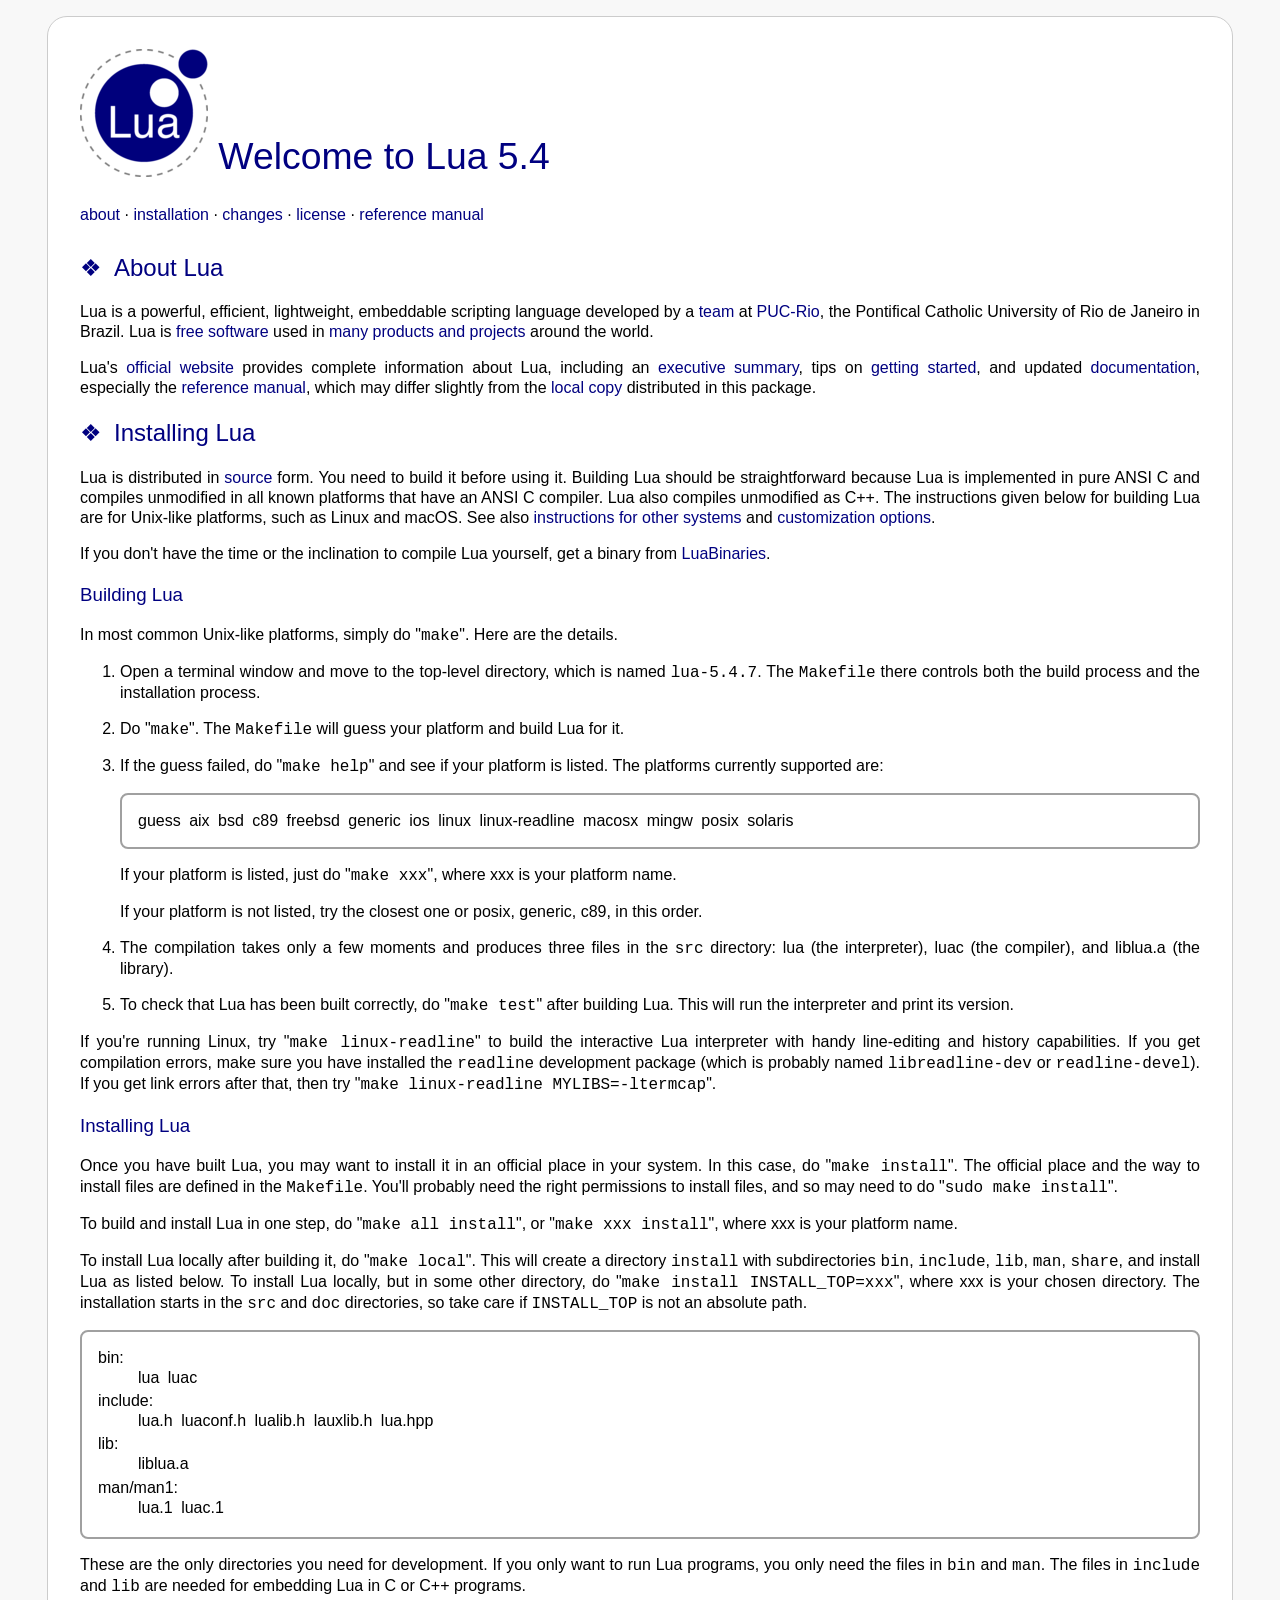
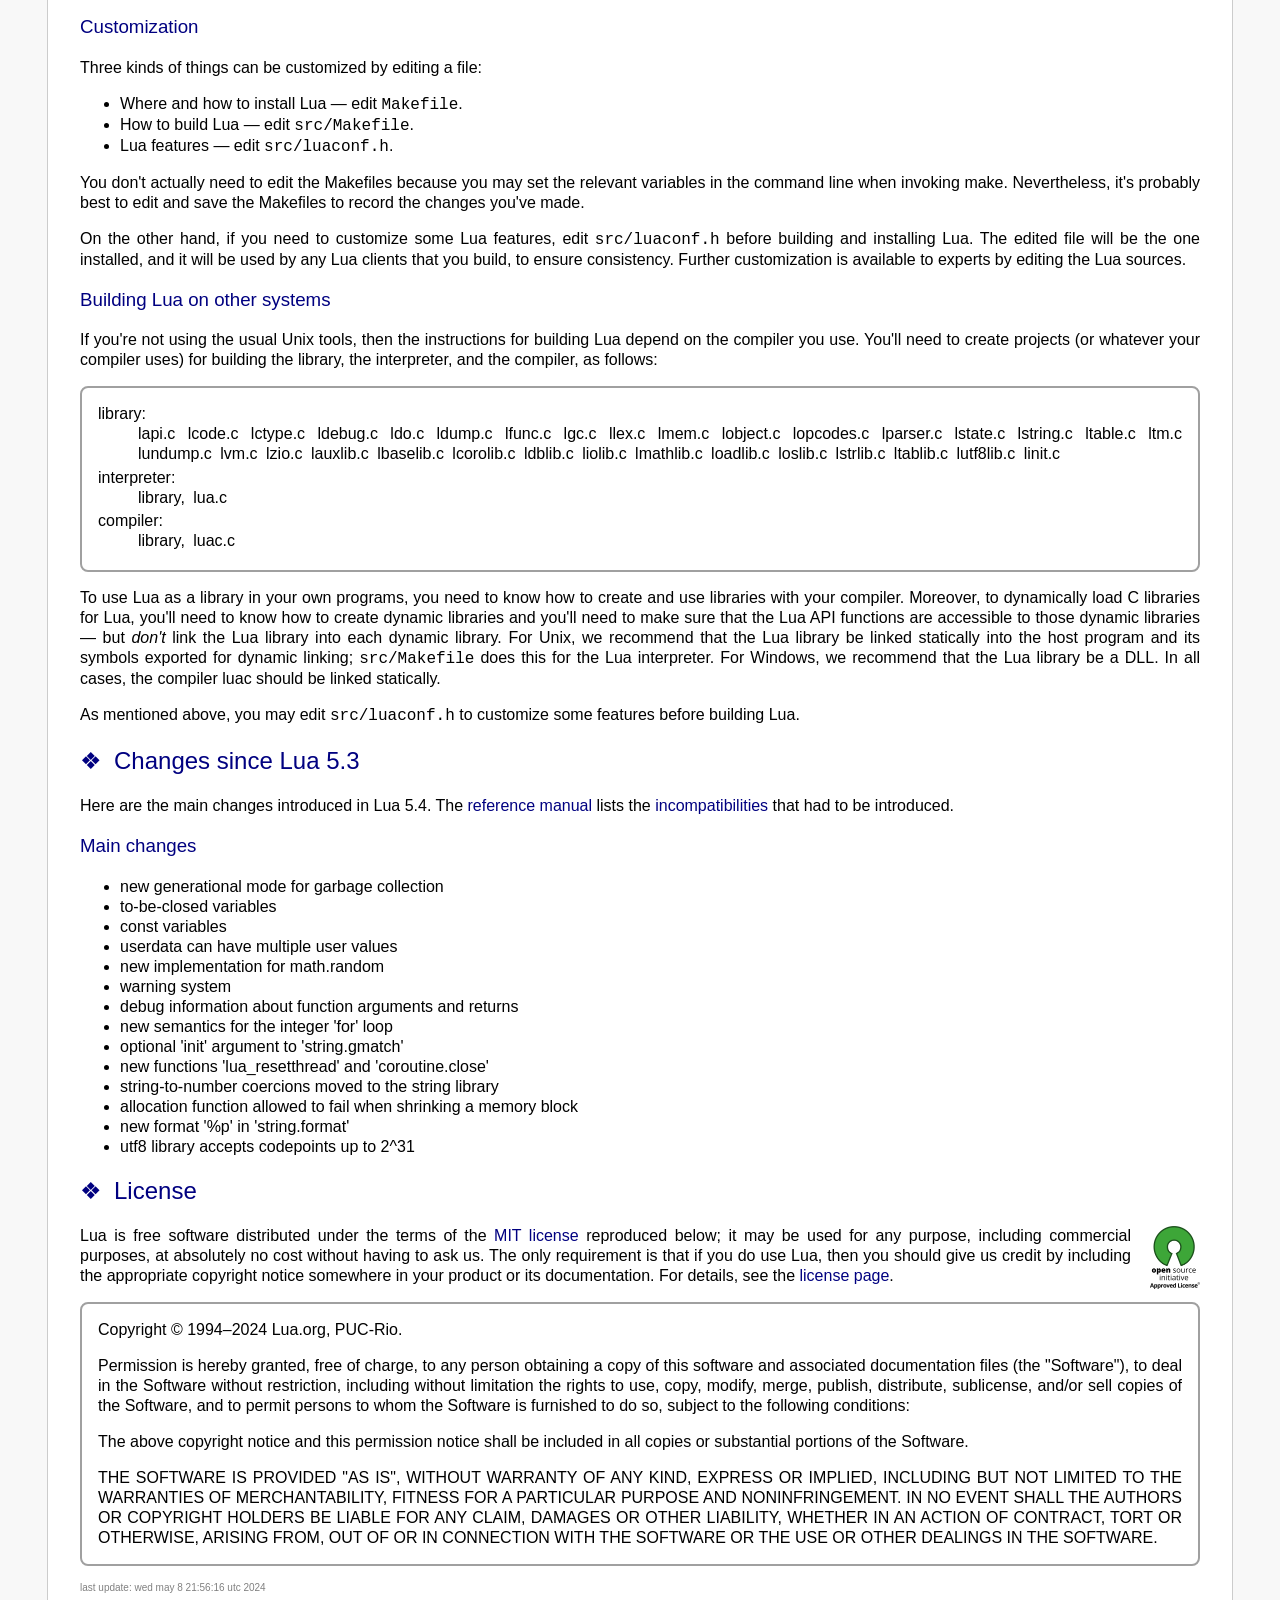
<file: thirdparty/lua/doc/readme.html>
<!DOCTYPE HTML PUBLIC "-//W3C//DTD HTML 4.01 Transitional//EN">
<HTML>
<HEAD>
<TITLE>Lua 5.4 readme</TITLE>
<LINK REL="stylesheet" TYPE="text/css" HREF="lua.css">
<META HTTP-EQUIV="content-type" CONTENT="text/html; charset=iso-8859-1">
<STYLE TYPE="text/css">
blockquote, .display {
	border: solid #a0a0a0 2px ;
	border-radius: 8px ;
	padding: 1em ;
	margin: 0px ;
}

.display {
	word-spacing: 0.25em ;
}

dl.display dd {
	padding-bottom: 0.2em ;
}

tt, kbd, code {
	font-size: 12pt ;
}
</STYLE>
</HEAD>

<BODY>

<H1>
<A HREF="https://www.lua.org/"><IMG SRC="logo.gif" ALT="Lua"></A>
Welcome to Lua 5.4
</H1>

<DIV CLASS="menubar">
<A HREF="#about">about</A>
&middot;
<A HREF="#install">installation</A>
&middot;
<A HREF="#changes">changes</A>
&middot;
<A HREF="#license">license</A>
&middot;
<A HREF="contents.html">reference manual</A>
</DIV>

<H2><A NAME="about">About Lua</A></H2>
<P>
Lua is a powerful, efficient, lightweight, embeddable scripting language
developed by a
<A HREF="https://www.lua.org/authors.html">team</A>
at
<A HREF="https://www.puc-rio.br/">PUC-Rio</A>,
the Pontifical Catholic University of Rio de Janeiro in Brazil.
Lua is
<A HREF="#license">free software</A>
used in
<A HREF="https://www.lua.org/uses.html">many products and projects</A>
around the world.

<P>
Lua's
<A HREF="https://www.lua.org/">official website</A>
provides complete information
about Lua,
including
an
<A HREF="https://www.lua.org/about.html">executive summary</A>,
tips on
<A HREF="https://www.lua.org/start.html">getting started</A>,
and
updated
<A HREF="https://www.lua.org/docs.html">documentation</A>,
especially the
<A HREF="https://www.lua.org/manual/5.4/">reference manual</A>,
which may differ slightly from the
<A HREF="contents.html">local copy</A>
distributed in this package.

<H2><A NAME="install">Installing Lua</A></H2>
<P>
Lua is distributed in
<A HREF="https://www.lua.org/ftp/">source</A>
form.
You need to build it before using it.
Building Lua should be straightforward
because
Lua is implemented in pure ANSI C and compiles unmodified in all known
platforms that have an ANSI C compiler.
Lua also compiles unmodified as C++.
The instructions given below for building Lua are for Unix-like platforms,
such as Linux and macOS.
See also
<A HREF="#other">instructions for other systems</A>
and
<A HREF="#customization">customization options</A>.

<P>
If you don't have the time or the inclination to compile Lua yourself,
get a binary from
<A HREF="https://luabinaries.sourceforge.net">LuaBinaries</A>.

<H3>Building Lua</H3>
<P>
In most common Unix-like platforms, simply do "<KBD>make</KBD>".
Here are the details.

<OL>
<LI>
Open a terminal window and move to
the top-level directory, which is named <TT>lua-5.4.7</TT>.
The <TT>Makefile</TT> there controls both the build process and the installation process.
<P>
<LI>
  Do "<KBD>make</KBD>". The <TT>Makefile</TT> will guess your platform and build Lua for it.
<P>
<LI>
  If the guess failed, do "<KBD>make help</KBD>" and see if your platform is listed.
  The platforms currently supported are:
<P>
<P CLASS="display">
   guess aix bsd c89 freebsd generic ios linux linux-readline macosx mingw posix solaris
</P>
<P>
  If your platform is listed, just do "<KBD>make xxx</KBD>", where xxx
  is your platform name.
<P>
  If your platform is not listed, try the closest one or posix, generic,
  c89, in this order.
<P>
<LI>
The compilation takes only a few moments
and produces three files in the <TT>src</TT> directory:
lua (the interpreter),
luac (the compiler),
and liblua.a (the library).
<P>
<LI>
  To check that Lua has been built correctly, do "<KBD>make test</KBD>"
  after building Lua. This will run the interpreter and print its version.
</OL>
<P>
If you're running Linux, try "<KBD>make linux-readline</KBD>" to build the interactive Lua interpreter with handy line-editing and history capabilities.
If you get compilation errors,
make sure you have installed the <TT>readline</TT> development package
(which is probably named <TT>libreadline-dev</TT> or <TT>readline-devel</TT>).
If you get link errors after that,
then try "<KBD>make linux-readline MYLIBS=-ltermcap</KBD>".

<H3>Installing Lua</H3>
<P>
  Once you have built Lua, you may want to install it in an official
  place in your system. In this case, do "<KBD>make install</KBD>". The official
  place and the way to install files are defined in the <TT>Makefile</TT>. You'll
  probably need the right permissions to install files, and so may need to do "<KBD>sudo make install</KBD>".

<P>
  To build and install Lua in one step, do "<KBD>make all install</KBD>",
  or "<KBD>make xxx install</KBD>",
  where xxx is your platform name.

<P>
  To install Lua locally after building it, do "<KBD>make local</KBD>".
  This will create a directory <TT>install</TT> with subdirectories
  <TT>bin</TT>, <TT>include</TT>, <TT>lib</TT>, <TT>man</TT>, <TT>share</TT>,
  and install Lua as listed below.

  To install Lua locally, but in some other directory, do
  "<KBD>make install INSTALL_TOP=xxx</KBD>", where xxx is your chosen directory.
  The installation starts in the <TT>src</TT> and <TT>doc</TT> directories,
  so take care if <TT>INSTALL_TOP</TT> is not an absolute path.

<DL CLASS="display">
<DT>
    bin:
<DD>
    lua luac
<DT>
    include:
<DD>
    lua.h luaconf.h lualib.h lauxlib.h lua.hpp
<DT>
    lib:
<DD>
    liblua.a
<DT>
    man/man1:
<DD>
    lua.1 luac.1
</DL>

<P>
  These are the only directories you need for development.
  If you only want to run Lua programs,
  you only need the files in <TT>bin</TT> and <TT>man</TT>.
  The files in <TT>include</TT> and <TT>lib</TT> are needed for
  embedding Lua in C or C++ programs.

<H3><A NAME="customization">Customization</A></H3>
<P>
  Three kinds of things can be customized by editing a file:
<UL>
    <LI> Where and how to install Lua &mdash; edit <TT>Makefile</TT>.
    <LI> How to build Lua &mdash; edit <TT>src/Makefile</TT>.
    <LI> Lua features &mdash; edit <TT>src/luaconf.h</TT>.
</UL>

<P>
  You don't actually need to edit the Makefiles because you may set the
  relevant variables in the command line when invoking make.
  Nevertheless, it's probably best to edit and save the Makefiles to
  record the changes you've made.

<P>
  On the other hand, if you need to customize some Lua features,
  edit <TT>src/luaconf.h</TT> before building and installing Lua.
  The edited file will be the one installed, and
  it will be used by any Lua clients that you build, to ensure consistency.
  Further customization is available to experts by editing the Lua sources.

<H3><A NAME="other">Building Lua on other systems</A></H3>
<P>
  If you're not using the usual Unix tools, then the instructions for
  building Lua depend on the compiler you use. You'll need to create
  projects (or whatever your compiler uses) for building the library,
  the interpreter, and the compiler, as follows:

<DL CLASS="display">
<DT>
library:
<DD>
lapi.c lcode.c lctype.c ldebug.c ldo.c ldump.c lfunc.c lgc.c llex.c lmem.c lobject.c lopcodes.c lparser.c lstate.c lstring.c ltable.c ltm.c lundump.c lvm.c lzio.c
lauxlib.c lbaselib.c lcorolib.c ldblib.c liolib.c lmathlib.c loadlib.c loslib.c lstrlib.c ltablib.c lutf8lib.c linit.c
<DT>
interpreter:
<DD>
  library, lua.c
<DT>
compiler:
<DD>
  library, luac.c
</DL>

<P>
  To use Lua as a library in your own programs, you need to know how to
  create and use libraries with your compiler. Moreover, to dynamically load
  C libraries for Lua, you'll need to know how to create dynamic libraries
  and you'll need to make sure that the Lua API functions are accessible to
  those dynamic libraries &mdash; but <EM>don't</EM> link the Lua library
  into each dynamic library. For Unix, we recommend that the Lua library
  be linked statically into the host program and its symbols exported for
  dynamic linking; <TT>src/Makefile</TT> does this for the Lua interpreter.
  For Windows, we recommend that the Lua library be a DLL.
  In all cases, the compiler luac should be linked statically.

<P>
  As mentioned above, you may edit <TT>src/luaconf.h</TT> to customize
  some features before building Lua.

<H2><A NAME="changes">Changes since Lua 5.3</A></H2>
<P>
Here are the main changes introduced in Lua 5.4.
The
<A HREF="contents.html">reference manual</A>
lists the
<A HREF="manual.html#8">incompatibilities</A> that had to be introduced.

<H3>Main changes</H3>
<UL>
<LI> new generational mode for garbage collection
<LI> to-be-closed variables
<LI> const variables
<LI> userdata can have multiple user values
<LI> new implementation for math.random
<LI> warning system
<LI> debug information about function arguments and returns
<LI> new semantics for the integer 'for' loop
<LI> optional 'init' argument to 'string.gmatch'
<LI> new functions 'lua_resetthread' and 'coroutine.close'
<LI> string-to-number coercions moved to the string library
<LI> allocation function allowed to fail when shrinking a memory block
<LI> new format '%p' in 'string.format'
<LI> utf8 library accepts codepoints up to 2^31
</UL>

<H2><A NAME="license">License</A></H2>
<P>
<A HREF="https://opensource.org/osd">
<IMG SRC="OSIApproved_100X125.png" ALIGN="right" ALT="[Open Source Initiative Approved License]" STYLE="padding-left: 1em" WIDTH=50>
</A>
Lua is free software distributed under the terms of the
<A HREF="https://opensource.org/license/mit">MIT license</A>
reproduced below;
it may be used for any purpose, including commercial purposes,
at absolutely no cost without having to ask us.

The only requirement is that if you do use Lua,
then you should give us credit by including the appropriate copyright notice somewhere in your product or its documentation.

For details, see the
<A HREF="https://www.lua.org/license.html">license page</A>.

<BLOCKQUOTE STYLE="padding-bottom: 0em">
Copyright &copy; 1994&ndash;2024 Lua.org, PUC-Rio.

<P>
Permission is hereby granted, free of charge, to any person obtaining a copy
of this software and associated documentation files (the "Software"), to deal
in the Software without restriction, including without limitation the rights
to use, copy, modify, merge, publish, distribute, sublicense, and/or sell
copies of the Software, and to permit persons to whom the Software is
furnished to do so, subject to the following conditions:

<P>
The above copyright notice and this permission notice shall be included in
all copies or substantial portions of the Software.

<P>
THE SOFTWARE IS PROVIDED "AS IS", WITHOUT WARRANTY OF ANY KIND, EXPRESS OR
IMPLIED, INCLUDING BUT NOT LIMITED TO THE WARRANTIES OF MERCHANTABILITY,
FITNESS FOR A PARTICULAR PURPOSE AND NONINFRINGEMENT.  IN NO EVENT SHALL THE
AUTHORS OR COPYRIGHT HOLDERS BE LIABLE FOR ANY CLAIM, DAMAGES OR OTHER
LIABILITY, WHETHER IN AN ACTION OF CONTRACT, TORT OR OTHERWISE, ARISING FROM,
OUT OF OR IN CONNECTION WITH THE SOFTWARE OR THE USE OR OTHER DEALINGS IN
THE SOFTWARE.
</BLOCKQUOTE>
<P>

<P CLASS="footer">
Last update:
Wed May  8 21:56:16 UTC 2024
</P>
<!--
Last change: revised for Lua 5.4.7
-->

</BODY>
</HTML>
</file>
<file: style.css>
/* ============================================================
   TinyOS Genesis v0.1 — site styles
   Pure static. No build tool, no CDN, no external assets.
   Visuals: CSS gradients + the inline SVG logo in index.html.
   ============================================================ */

:root {
  --bg:        #0a0e16;
  --bg-2:      #0e1422;
  --panel:     #121a2b;
  --panel-2:   #162034;
  --line:      #223049;
  --text:      #e7eefb;
  --muted:     #9fb0cc;
  --accent:    #4dd0e1;   /* cyan */
  --accent-2:  #7c8cff;   /* indigo */
  --good:      #7ee787;   /* green */
  --warn:      #ffd166;
  --old-bar:   #3a4a63;
  --radius:    14px;
  --maxw:      1080px;
  --font: "PingFang SC", "Microsoft YaHei", "Hiragino Sans GB",
          "Source Han Sans SC", "Noto Sans CJK SC", system-ui,
          -apple-system, "Segoe UI", Roboto, Helvetica, Arial, sans-serif;
  --mono: "Cascadia Code", "JetBrains Mono", "Fira Code", "Sarasa Mono SC",
          Consolas, "Courier New", monospace;
}

* { box-sizing: border-box; }

html { scroll-behavior: smooth; }

body {
  margin: 0;
  font-family: var(--font);
  color: var(--text);
  line-height: 1.65;
  background:
    radial-gradient(1200px 600px at 80% -10%, rgba(124,140,255,0.18), transparent 60%),
    radial-gradient(1000px 500px at -10% 10%, rgba(77,208,225,0.14), transparent 55%),
    linear-gradient(180deg, var(--bg) 0%, var(--bg-2) 100%);
  background-attachment: fixed;
  min-height: 100vh;
  -webkit-font-smoothing: antialiased;
}

a { color: var(--accent); text-decoration: none; }
a:hover { text-decoration: underline; }

.wrap { width: 100%; max-width: var(--maxw); margin: 0 auto; padding: 0 20px; }

/* ---------- Accessibility: skip link + focus ---------- */
.skip-link {
  position: absolute; left: -999px; top: 0;
  background: var(--accent); color: #04121a;
  padding: 10px 16px; border-radius: 0 0 10px 0; z-index: 100; font-weight: 700;
}
.skip-link:focus { left: 0; }

:focus-visible {
  outline: 3px solid var(--accent);
  outline-offset: 2px;
  border-radius: 6px;
}

/* ---------- Header / nav ---------- */
.site-header {
  position: sticky; top: 0; z-index: 50;
  backdrop-filter: blur(10px);
  background: rgba(10,14,22,0.72);
  border-bottom: 1px solid var(--line);
}
.header-inner { display: flex; align-items: center; gap: 16px; height: 60px; }
.brand { display: inline-flex; align-items: center; gap: 10px; color: var(--text); font-weight: 800; }
.brand:hover { text-decoration: none; }
.brand-logo { color: var(--accent); flex: none; }
.brand-name { letter-spacing: .3px; }

.site-nav { display: flex; gap: 4px 14px; margin-left: auto; flex-wrap: wrap; }
.site-nav a { color: var(--muted); font-size: 14px; padding: 6px 10px; border-radius: 999px; white-space: nowrap; }
.site-nav a:hover { color: var(--text); text-decoration: none; background: rgba(255,255,255,.04); }
.site-nav a[aria-current="page"] {
  color: var(--text); background: rgba(77,208,225,.12);
  border: 1px solid rgba(77,208,225,.35);
}

.lang-toggle {
  margin-left: 6px;
  background: transparent; color: var(--text);
  border: 1px solid var(--line); border-radius: 999px;
  padding: 6px 14px; font-weight: 700; cursor: pointer; font-family: var(--font);
}
.lang-toggle:hover { border-color: var(--accent); color: var(--accent); }

/* ---------- Hero ---------- */
.hero { padding: 64px 0 48px; }
.hero-grid { display: grid; grid-template-columns: 1.15fr .85fr; gap: 36px; align-items: center; }
.kicker {
  display: inline-block; color: var(--accent); font-weight: 700;
  letter-spacing: .4px; font-size: 14px; margin: 0 0 12px;
  padding: 4px 12px; border: 1px solid var(--line); border-radius: 999px;
  background: rgba(77,208,225,0.08);
}
.hero h1 {
  font-size: clamp(34px, 6vw, 60px); line-height: 1.05; margin: 0 0 16px;
  letter-spacing: -.5px;
  background: linear-gradient(90deg, #fff 0%, var(--accent) 55%, var(--accent-2) 100%);
  -webkit-background-clip: text; background-clip: text; color: transparent;
}
.badge {
  display: inline-block; font-size: 14px; vertical-align: middle;
  margin-left: 8px; padding: 3px 10px; border-radius: 999px;
  background: var(--good); color: #06210d; font-weight: 800;
  -webkit-text-fill-color: #06210d;
}
.lede { color: var(--muted); font-size: 17px; max-width: 56ch; margin: 0 0 24px; }

.cta-row { display: flex; gap: 14px; flex-wrap: wrap; margin-bottom: 26px; }
.btn {
  display: inline-block; padding: 12px 22px; border-radius: 10px;
  font-weight: 700; border: 1px solid transparent; cursor: pointer;
}
.btn-primary {
  background: linear-gradient(90deg, var(--accent), var(--accent-2));
  color: #04121a;
}
.btn-primary:hover { text-decoration: none; filter: brightness(1.08); }
.btn-ghost { border-color: var(--line); color: var(--text); }
.btn-ghost:hover { border-color: var(--accent); color: var(--accent); text-decoration: none; }
.btn-bilibili { border-color: #FB7299; color: #FB7299; background: transparent; }
.btn-bilibili:hover { border-color: #FB7299; color: #fff; background: #FB7299; text-decoration: none; }

.hero-facts { display: flex; gap: 22px; flex-wrap: wrap; list-style: none; padding: 0; margin: 0; }
.hero-facts li { display: flex; flex-direction: column; }
.hero-facts strong { font-size: 22px; color: var(--text); }
.hero-facts span { font-size: 13px; color: var(--muted); }

.hero-art { display: flex; justify-content: center; }
.art-frame {
  width: 100%; max-width: 360px;
  border: 1px solid var(--line); border-radius: var(--radius);
  background: linear-gradient(160deg, #0c1424, #0a0f1c);
  box-shadow: 0 20px 50px rgba(0,0,0,.45), inset 0 0 0 1px rgba(255,255,255,.02);
  padding: 18px;
}
.art-term {
  font-family: var(--mono); font-size: 13px; color: var(--accent);
  margin: 0; white-space: pre; line-height: 1.7;
}
.art-cursor { color: var(--good); animation: blink 1.1s steps(1) infinite; }

/* ---------- Generic sections ---------- */
.section { padding: 56px 0; border-top: 1px solid var(--line); }
.section h2 {
  font-size: clamp(24px, 4vw, 34px); margin: 0 0 6px; letter-spacing: -.3px;
}
.section-lead { color: var(--muted); max-width: 70ch; margin: 0 0 28px; }

/* ---------- Size chart ---------- */
.chart { display: grid; gap: 18px; }
.chart-row {
  display: grid; grid-template-columns: minmax(160px, 240px) 1fr auto;
  gap: 16px; align-items: center;
}
.chart-label { font-weight: 600; font-size: 14px; }
.bars { display: flex; flex-direction: column; gap: 8px; }
.bar {
  position: relative; min-height: 30px; border-radius: 8px;
  display: flex; align-items: center; padding: 0 12px;
  font-family: var(--mono); font-size: 13px; color: #04121a; font-weight: 700;
  overflow: hidden;
}
.bar-old { background: linear-gradient(90deg, #2c3a52, #3a4a63); color: #cdd9ec; }
.bar-new { background: linear-gradient(90deg, var(--accent), var(--accent-2)); }
.bar-val { position: relative; z-index: 1; white-space: nowrap; }
.bar-tag {
  display: inline-block; margin-left: 8px; font-size: 11px; font-weight: 600;
  opacity: .8; padding: 1px 6px; border-radius: 6px; background: rgba(0,0,0,.2);
}
.chart-delta {
  font-weight: 800; font-size: 14px; color: var(--good);
  white-space: nowrap; text-align: right; min-width: 120px;
}
.chart-note { color: var(--muted); font-size: 13px; margin-top: 8px; }

/* ---------- Terminal demo ---------- */
.section-term { background: linear-gradient(180deg, rgba(124,140,255,0.04), transparent); }
.term {
  border: 1px solid var(--line); border-radius: var(--radius); overflow: hidden;
  background: #060a12; box-shadow: 0 18px 40px rgba(0,0,0,.4);
}
.term-bar {
  display: flex; align-items: center; gap: 8px;
  padding: 10px 14px; background: #0b1220; border-bottom: 1px solid var(--line);
}
.term-bar .dot { width: 11px; height: 11px; border-radius: 50%; background: #2a3650; }
.term-bar .dot:nth-child(1) { background: #ff5f57; }
.term-bar .dot:nth-child(2) { background: #febc2e; }
.term-bar .dot:nth-child(3) { background: #28c840; }
.term-title { margin-left: 8px; color: var(--muted); font-size: 13px; font-family: var(--mono); }
.term-body {
  margin: 0; padding: 18px; font-family: var(--mono); font-size: 14px;
  line-height: 1.6; color: #c8f7ff; white-space: pre-wrap; word-break: break-word;
  min-height: 320px;
}
.term-body:focus { outline: 3px solid var(--accent); outline-offset: -3px; }

.callout {
  margin-top: 22px; padding: 16px 18px; border-left: 4px solid var(--accent);
  background: rgba(77,208,225,0.07); border-radius: 0 10px 10px 0;
}
.callout h3 { margin: 0 0 6px; font-size: 16px; }
.callout p { margin: 0; color: var(--muted); }

/* ---------- Cards (matrix + stack) ---------- */
.matrix, .stack { list-style: none; padding: 0; margin: 0; display: grid; gap: 16px; }
.matrix { grid-template-columns: repeat(3, 1fr); }
.stack  { grid-template-columns: repeat(2, 1fr); }
.card {
  background: linear-gradient(160deg, rgba(255,255,255,0.03), rgba(255,255,255,0));
  border: 1px solid var(--line); border-radius: var(--radius); padding: 18px 20px;
}
.card h3 { margin: 0 0 8px; font-size: 18px; color: #fff; }
.card p { margin: 0; color: var(--muted); font-size: 14px; }
.card code {
  font-family: var(--mono); font-size: 12.5px; color: var(--accent);
  background: rgba(77,208,225,0.1); padding: 2px 6px; border-radius: 6px;
  display: inline-block; margin-bottom: 8px; word-break: break-word;
}
.card-wide { grid-column: 1 / -1; }

/* ---------- Architecture flow ---------- */
.arch {
  list-style: none; padding: 0; margin: 0;
  display: flex; flex-wrap: wrap; align-items: stretch; gap: 10px; justify-content: center;
}
.arch-node {
  flex: 1 1 150px; min-width: 140px;
  border: 1px solid var(--line); border-radius: 12px; padding: 14px 16px;
  background: linear-gradient(160deg, #121a2b, #0d1422);
  display: flex; flex-direction: column; gap: 4px;
}
.arch-node-userspace { border-color: var(--accent-2); box-shadow: 0 0 0 1px rgba(124,140,255,.3) inset; }
.arch-tag { font-weight: 800; font-size: 15px; color: #fff; }
.arch-detail { font-size: 13px; color: var(--muted); font-family: var(--mono); }
.arch-arrow { align-self: center; color: var(--accent); font-size: 22px; font-weight: 800; }

/* ---------- Code block ---------- */
.code-block {
  border: 1px solid var(--line); border-radius: var(--radius); overflow: auto;
  background: #060a12;
}
.code-block pre { margin: 0; padding: 18px; font-family: var(--mono); font-size: 14px; color: #c8f7ff; white-space: pre; }

/* ---------- Roadmap ---------- */
.roadmap { display: grid; grid-template-columns: 1fr 1fr; gap: 18px; }
.roadmap-col { border: 1px solid var(--line); border-radius: var(--radius); padding: 18px 20px; background: rgba(255,255,255,0.02); }
.done-head { color: var(--good); margin: 0 0 12px; font-size: 17px; }
.plan-head { color: var(--warn); margin: 0 0 12px; font-size: 17px; }
.done-list, .plan-list { margin: 0; padding-left: 20px; color: var(--muted); }
.done-list li, .plan-list li { margin: 6px 0; }

/* ---------- Footer ---------- */
.site-footer { border-top: 1px solid var(--line); padding: 28px 0; margin-top: 20px; }
.footer-inner { display: flex; flex-direction: column; gap: 4px; }
.footer-meta { color: var(--muted); font-size: 13px; margin: 0; }

/* ---------- Animations ---------- */
@keyframes blink { 0%, 50% { opacity: 1; } 50.01%, 100% { opacity: 0; } }

/* ---------- Responsive ---------- */
@media (max-width: 860px) {
  .hero-grid { grid-template-columns: 1fr; }
  .hero-art { order: -1; }
  .matrix { grid-template-columns: repeat(2, 1fr); }
  .stack  { grid-template-columns: 1fr; }
}
@media (max-width: 560px) {
  .header-inner { flex-wrap: wrap; height: auto; padding-top: 10px; padding-bottom: 10px; }
  .site-nav { width: 100%; margin-left: 0; }
  .matrix { grid-template-columns: 1fr; }
  .roadmap { grid-template-columns: 1fr; }
  .chart-row { grid-template-columns: 1fr; }
  .chart-delta { text-align: left; }
  .hero { padding: 40px 0 32px; }
  .section { padding: 40px 0; }
}

/* ---------- Reduced motion ---------- */
@media (prefers-reduced-motion: reduce) {
  html { scroll-behavior: auto; }
  .art-cursor { animation: none; }
  * { transition: none !important; }
}

/* ---------- In-page section TOC (index hub) ---------- */
.section-toc {
  display: flex; flex-wrap: wrap; gap: 8px;
  padding: 14px 0 4px; margin: 0;
}
.section-toc a {
  font-size: 13px; color: var(--muted);
  padding: 6px 12px; border: 1px solid var(--line); border-radius: 999px;
}
.section-toc a:hover { color: var(--accent); border-color: var(--accent); text-decoration: none; }

/* ---------- Card link (product intro hub) ---------- */
.card-link { display: inline-block; margin-top: 6px; color: var(--accent); font-weight: 700; }
.card-link:hover { text-decoration: none; color: var(--accent-2); }

/* ---------- Sub-page head + placeholder ---------- */
.page-head { padding: 52px 0 6px; }
.page-head h1 {
  font-size: clamp(28px, 5vw, 44px); margin: 0 0 10px; letter-spacing: -.4px;
  background: linear-gradient(90deg, #fff 0%, var(--accent) 60%, var(--accent-2) 100%);
  -webkit-background-clip: text; background-clip: text; color: transparent;
  -webkit-text-fill-color: transparent;
}
.page-head .lede { color: var(--muted); max-width: 64ch; margin: 0; }

.placeholder {
  margin: 10px 0 0; padding: 48px 24px; text-align: center;
  border: 1px dashed var(--line); border-radius: var(--radius);
  background: rgba(255,255,255,.02);
}
.placeholder-icon { color: var(--accent); margin-bottom: 12px; }
.placeholder h2 { font-size: 22px; margin: 0 0 8px; color: #fff; }
.placeholder p { color: var(--muted); max-width: 56ch; margin: 0 auto; }

.footer-links { margin: 8px 0 0; font-size: 13px; }
.footer-links a { color: var(--muted); }
.footer-links a:hover { color: var(--accent); }

/* ============================================================
   Package catalogue (pkgcat) — packages.html only
   ============================================================ */

.pkgcat { margin-top: 8px; }

.pkg-grid {
  list-style: none; padding: 0; margin: 0 0 20px;
  display: grid; gap: 14px;
  grid-template-columns: repeat(auto-fit, minmax(280px, 1fr));
}

.pkg-card {
  display: flex; flex-direction: column; gap: 10px;
  width: 100%; text-align: left; cursor: pointer;
  padding: 16px 18px;
  background: var(--panel); border: 1px solid var(--line);
  border-radius: var(--radius); color: var(--text);
  font: inherit;
  transition: border-color .16s ease, transform .16s ease, background .16s ease;
}
.pkg-card:hover { border-color: var(--accent); transform: translateY(-2px); }
.pkg-card:focus-visible { outline: 2px solid var(--accent); outline-offset: 3px; }
.pkg-card.is-open { border-color: var(--accent); background: var(--panel-2); }

.pkg-card-top { display: flex; align-items: center; gap: 10px; flex-wrap: wrap; }
.pkg-name {
  font-family: var(--mono); font-size: 17px; font-weight: 700; color: #fff;
}
.pkg-state {
  font-size: 12px; font-weight: 700; white-space: nowrap;
  padding: 2px 9px; border-radius: 999px;
  border: 1px solid currentColor;
}
.pkg-ready   .pkg-state { color: var(--good); }
.pkg-index   .pkg-state { color: var(--accent); }
.pkg-planned .pkg-state { color: var(--warn); }

.pkg-desc { color: var(--muted); font-size: 14px; line-height: 1.6; }
.pkg-meta {
  display: flex; align-items: center; gap: 8px; flex-wrap: wrap;
  margin-top: auto; padding-top: 4px;
  font-size: 13px; color: var(--accent); font-weight: 600;
}
.pkg-dots { color: var(--muted); }

/* ---- detail panel ---- */
.pkg-detail {
  margin: 4px 0 8px; padding: 22px 24px;
  background: var(--panel); border: 1px solid var(--line);
  border-left: 3px solid var(--accent);
  border-radius: var(--radius);
}
.pkg-detail[hidden] { display: none; }

.pkg-detail-head {
  display: flex; align-items: flex-start; justify-content: space-between;
  gap: 14px; margin-bottom: 16px;
}
.pkg-detail-head > div { display: flex; align-items: center; gap: 10px; flex-wrap: wrap; }
.pkg-detail-name {
  font-family: var(--mono); font-size: 20px; font-weight: 700; color: #fff;
}
.pkg-close {
  flex: none; width: 32px; height: 32px; line-height: 1;
  font-size: 22px; cursor: pointer; color: var(--muted);
  background: transparent; border: 1px solid var(--line); border-radius: 8px;
  transition: color .16s ease, border-color .16s ease;
}
.pkg-close:hover { color: #fff; border-color: var(--accent); }
.pkg-close:focus-visible { outline: 2px solid var(--accent); outline-offset: 2px; }

.pkg-facts { width: 100%; border-collapse: collapse; margin: 0 0 18px; font-size: 14px; }
.pkg-facts th, .pkg-facts td {
  text-align: left; padding: 7px 10px; border-bottom: 1px solid var(--line);
  vertical-align: top;
}
.pkg-facts th { color: var(--muted); font-weight: 600; width: 34%; }
.pkg-facts td { color: var(--text); }
.pkg-facts code { font-family: var(--mono); font-size: 13px; color: #c8f7ff; }
.pkg-sha { word-break: break-all; }
.pkg-flag {
  font-size: 11px; font-weight: 700; color: var(--warn);
  border: 1px solid currentColor; border-radius: 999px; padding: 1px 7px;
}

/* ---- tabs ---- */
.pkg-tabs { display: flex; gap: 8px; margin: 0 0 14px; flex-wrap: wrap; }
.pkg-tab {
  font: inherit; font-size: 14px; font-weight: 600; cursor: pointer;
  padding: 7px 15px; color: var(--muted);
  background: transparent; border: 1px solid var(--line); border-radius: 999px;
  transition: color .16s ease, border-color .16s ease, background .16s ease;
}
.pkg-tab:hover { color: var(--text); border-color: var(--accent); }
.pkg-tab.is-on {
  color: var(--bg); background: var(--accent); border-color: var(--accent);
}
.pkg-tab:focus-visible { outline: 2px solid var(--accent); outline-offset: 2px; }

.pkg-tabpanel { display: none; }
.pkg-tabpanel.is-on { display: block; }
.pkg-tabpanel p { color: var(--muted); line-height: 1.75; margin: 0 0 12px; }

.pkg-files-note { font-size: 13px; color: var(--accent); font-weight: 600; }
.pkg-files { width: 100%; border-collapse: collapse; font-size: 13px; }
.pkg-files th, .pkg-files td {
  text-align: left; padding: 8px 10px;
  border-bottom: 1px solid var(--line); vertical-align: top;
}
.pkg-files thead th { color: #fff; background: rgba(255,255,255,.03); }
.pkg-files tbody th { font-weight: 500; }
.pkg-files tbody th code { font-family: var(--mono); color: var(--accent); font-size: 12px; }
.pkg-files .num { text-align: right; font-family: var(--mono); color: var(--text); white-space: nowrap; }
.pkg-files td:last-child { color: var(--muted); }

@media (max-width: 640px) {
  .pkg-facts th { width: auto; }
  .pkg-facts tr { display: block; padding: 6px 0; border-bottom: 1px solid var(--line); }
  .pkg-facts th, .pkg-facts td { display: block; border: 0; padding: 2px 0; }
  .pkg-files, .pkg-files tbody, .pkg-files tr, .pkg-files td, .pkg-files th { display: block; }
  .pkg-files thead { display: none; }
  .pkg-files tr { padding: 8px 0; border-bottom: 1px solid var(--line); }
  .pkg-files .num { text-align: left; }
}

@media (prefers-reduced-motion: reduce) {
  .pkg-card { transition: none; }
  .pkg-card:hover { transform: none; }
}
</file>
<file: page/style.css>
/* ============================================================
   TinyOS Genesis v0.1 — site styles
   Pure static. No build tool, no CDN, no external assets.
   Visuals: CSS gradients + the inline SVG logo in index.html.
   ============================================================ */

:root {
  --bg:        #0a0e16;
  --bg-2:      #0e1422;
  --panel:     #121a2b;
  --panel-2:   #162034;
  --line:      #223049;
  --text:      #e7eefb;
  --muted:     #9fb0cc;
  --accent:    #4dd0e1;   /* cyan */
  --accent-2:  #7c8cff;   /* indigo */
  --good:      #7ee787;   /* green */
  --warn:      #ffd166;
  --old-bar:   #3a4a63;
  --radius:    14px;
  --maxw:      1080px;
  --font: "PingFang SC", "Microsoft YaHei", "Hiragino Sans GB",
          "Source Han Sans SC", "Noto Sans CJK SC", system-ui,
          -apple-system, "Segoe UI", Roboto, Helvetica, Arial, sans-serif;
  --mono: "Cascadia Code", "JetBrains Mono", "Fira Code", "Sarasa Mono SC",
          Consolas, "Courier New", monospace;
}

* { box-sizing: border-box; }

html { scroll-behavior: smooth; }

body {
  margin: 0;
  font-family: var(--font);
  color: var(--text);
  line-height: 1.65;
  background:
    radial-gradient(1200px 600px at 80% -10%, rgba(124,140,255,0.18), transparent 60%),
    radial-gradient(1000px 500px at -10% 10%, rgba(77,208,225,0.14), transparent 55%),
    linear-gradient(180deg, var(--bg) 0%, var(--bg-2) 100%);
  background-attachment: fixed;
  min-height: 100vh;
  -webkit-font-smoothing: antialiased;
}

a { color: var(--accent); text-decoration: none; }
a:hover { text-decoration: underline; }

.wrap { width: 100%; max-width: var(--maxw); margin: 0 auto; padding: 0 20px; }

/* ---------- Accessibility: skip link + focus ---------- */
.skip-link {
  position: absolute; left: -999px; top: 0;
  background: var(--accent); color: #04121a;
  padding: 10px 16px; border-radius: 0 0 10px 0; z-index: 100; font-weight: 700;
}
.skip-link:focus { left: 0; }

:focus-visible {
  outline: 3px solid var(--accent);
  outline-offset: 2px;
  border-radius: 6px;
}

/* ---------- Header / nav ---------- */
.site-header {
  position: sticky; top: 0; z-index: 50;
  backdrop-filter: blur(10px);
  background: rgba(10,14,22,0.72);
  border-bottom: 1px solid var(--line);
}
.header-inner { display: flex; align-items: center; gap: 16px; height: 60px; }
.brand { display: inline-flex; align-items: center; gap: 10px; color: var(--text); font-weight: 800; }
.brand:hover { text-decoration: none; }
.brand-logo { color: var(--accent); flex: none; }
.brand-name { letter-spacing: .3px; }

.site-nav { display: flex; gap: 18px; margin-left: auto; flex-wrap: wrap; }
.site-nav a { color: var(--muted); font-size: 14px; padding: 6px 2px; }
.site-nav a:hover { color: var(--text); text-decoration: none; }

.lang-toggle {
  margin-left: 6px;
  background: transparent; color: var(--text);
  border: 1px solid var(--line); border-radius: 999px;
  padding: 6px 14px; font-weight: 700; cursor: pointer; font-family: var(--font);
}
.lang-toggle:hover { border-color: var(--accent); color: var(--accent); }

/* ---------- Hero ---------- */
.hero { padding: 64px 0 48px; }
.hero-grid { display: grid; grid-template-columns: 1.15fr .85fr; gap: 36px; align-items: center; }
.kicker {
  display: inline-block; color: var(--accent); font-weight: 700;
  letter-spacing: .4px; font-size: 14px; margin: 0 0 12px;
  padding: 4px 12px; border: 1px solid var(--line); border-radius: 999px;
  background: rgba(77,208,225,0.08);
}
.hero h1 {
  font-size: clamp(34px, 6vw, 60px); line-height: 1.05; margin: 0 0 16px;
  letter-spacing: -.5px;
  background: linear-gradient(90deg, #fff 0%, var(--accent) 55%, var(--accent-2) 100%);
  -webkit-background-clip: text; background-clip: text; color: transparent;
}
.badge {
  display: inline-block; font-size: 14px; vertical-align: middle;
  margin-left: 8px; padding: 3px 10px; border-radius: 999px;
  background: var(--good); color: #06210d; font-weight: 800;
  -webkit-text-fill-color: #06210d;
}
.lede { color: var(--muted); font-size: 17px; max-width: 56ch; margin: 0 0 24px; }

.cta-row { display: flex; gap: 14px; flex-wrap: wrap; margin-bottom: 26px; }
.btn {
  display: inline-block; padding: 12px 22px; border-radius: 10px;
  font-weight: 700; border: 1px solid transparent; cursor: pointer;
}
.btn-primary {
  background: linear-gradient(90deg, var(--accent), var(--accent-2));
  color: #04121a;
}
.btn-primary:hover { text-decoration: none; filter: brightness(1.08); }
.btn-ghost { border-color: var(--line); color: var(--text); }
.btn-ghost:hover { border-color: var(--accent); color: var(--accent); text-decoration: none; }

.hero-facts { display: flex; gap: 22px; flex-wrap: wrap; list-style: none; padding: 0; margin: 0; }
.hero-facts li { display: flex; flex-direction: column; }
.hero-facts strong { font-size: 22px; color: var(--text); }
.hero-facts span { font-size: 13px; color: var(--muted); }

.hero-art { display: flex; justify-content: center; }
.art-frame {
  width: 100%; max-width: 360px;
  border: 1px solid var(--line); border-radius: var(--radius);
  background: linear-gradient(160deg, #0c1424, #0a0f1c);
  box-shadow: 0 20px 50px rgba(0,0,0,.45), inset 0 0 0 1px rgba(255,255,255,.02);
  padding: 18px;
}
.art-term {
  font-family: var(--mono); font-size: 13px; color: var(--accent);
  margin: 0; white-space: pre; line-height: 1.7;
}
.art-cursor { color: var(--good); animation: blink 1.1s steps(1) infinite; }

/* ---------- Generic sections ---------- */
.section { padding: 56px 0; border-top: 1px solid var(--line); }
.section h2 {
  font-size: clamp(24px, 4vw, 34px); margin: 0 0 6px; letter-spacing: -.3px;
}
.section-lead { color: var(--muted); max-width: 70ch; margin: 0 0 28px; }

/* ---------- Size chart ---------- */
.chart { display: grid; gap: 18px; }
.chart-row {
  display: grid; grid-template-columns: minmax(160px, 240px) 1fr auto;
  gap: 16px; align-items: center;
}
.chart-label { font-weight: 600; font-size: 14px; }
.bars { display: flex; flex-direction: column; gap: 8px; }
.bar {
  position: relative; min-height: 30px; border-radius: 8px;
  display: flex; align-items: center; padding: 0 12px;
  font-family: var(--mono); font-size: 13px; color: #04121a; font-weight: 700;
  overflow: hidden;
}
.bar-old { background: linear-gradient(90deg, #2c3a52, #3a4a63); color: #cdd9ec; }
.bar-new { background: linear-gradient(90deg, var(--accent), var(--accent-2)); }
.bar-val { position: relative; z-index: 1; white-space: nowrap; }
.bar-tag {
  display: inline-block; margin-left: 8px; font-size: 11px; font-weight: 600;
  opacity: .8; padding: 1px 6px; border-radius: 6px; background: rgba(0,0,0,.2);
}
.chart-delta {
  font-weight: 800; font-size: 14px; color: var(--good);
  white-space: nowrap; text-align: right; min-width: 120px;
}
.chart-note { color: var(--muted); font-size: 13px; margin-top: 8px; }

/* ---------- Terminal demo ---------- */
.section-term { background: linear-gradient(180deg, rgba(124,140,255,0.04), transparent); }
.term {
  border: 1px solid var(--line); border-radius: var(--radius); overflow: hidden;
  background: #060a12; box-shadow: 0 18px 40px rgba(0,0,0,.4);
}
.term-bar {
  display: flex; align-items: center; gap: 8px;
  padding: 10px 14px; background: #0b1220; border-bottom: 1px solid var(--line);
}
.term-bar .dot { width: 11px; height: 11px; border-radius: 50%; background: #2a3650; }
.term-bar .dot:nth-child(1) { background: #ff5f57; }
.term-bar .dot:nth-child(2) { background: #febc2e; }
.term-bar .dot:nth-child(3) { background: #28c840; }
.term-title { margin-left: 8px; color: var(--muted); font-size: 13px; font-family: var(--mono); }
.term-body {
  margin: 0; padding: 18px; font-family: var(--mono); font-size: 14px;
  line-height: 1.6; color: #c8f7ff; white-space: pre-wrap; word-break: break-word;
  min-height: 320px;
}
.term-body:focus { outline: 3px solid var(--accent); outline-offset: -3px; }

.callout {
  margin-top: 22px; padding: 16px 18px; border-left: 4px solid var(--accent);
  background: rgba(77,208,225,0.07); border-radius: 0 10px 10px 0;
}
.callout h3 { margin: 0 0 6px; font-size: 16px; }
.callout p { margin: 0; color: var(--muted); }

/* ---------- Cards (matrix + stack) ---------- */
.matrix, .stack { list-style: none; padding: 0; margin: 0; display: grid; gap: 16px; }
.matrix { grid-template-columns: repeat(3, 1fr); }
.stack  { grid-template-columns: repeat(2, 1fr); }
.card {
  background: linear-gradient(160deg, rgba(255,255,255,0.03), rgba(255,255,255,0));
  border: 1px solid var(--line); border-radius: var(--radius); padding: 18px 20px;
}
.card h3 { margin: 0 0 8px; font-size: 18px; color: #fff; }
.card p { margin: 0; color: var(--muted); font-size: 14px; }
.card code {
  font-family: var(--mono); font-size: 12.5px; color: var(--accent);
  background: rgba(77,208,225,0.1); padding: 2px 6px; border-radius: 6px;
  display: inline-block; margin-bottom: 8px; word-break: break-word;
}
.card-wide { grid-column: 1 / -1; }

/* ---------- Architecture flow ---------- */
.arch {
  list-style: none; padding: 0; margin: 0;
  display: flex; flex-wrap: wrap; align-items: stretch; gap: 10px; justify-content: center;
}
.arch-node {
  flex: 1 1 150px; min-width: 140px;
  border: 1px solid var(--line); border-radius: 12px; padding: 14px 16px;
  background: linear-gradient(160deg, #121a2b, #0d1422);
  display: flex; flex-direction: column; gap: 4px;
}
.arch-node-userspace { border-color: var(--accent-2); box-shadow: 0 0 0 1px rgba(124,140,255,.3) inset; }
.arch-tag { font-weight: 800; font-size: 15px; color: #fff; }
.arch-detail { font-size: 13px; color: var(--muted); font-family: var(--mono); }
.arch-arrow { align-self: center; color: var(--accent); font-size: 22px; font-weight: 800; }

/* ---------- Code block ---------- */
.code-block {
  border: 1px solid var(--line); border-radius: var(--radius); overflow: auto;
  background: #060a12;
}
.code-block pre { margin: 0; padding: 18px; font-family: var(--mono); font-size: 14px; color: #c8f7ff; white-space: pre; }

/* ---------- Roadmap ---------- */
.roadmap { display: grid; grid-template-columns: 1fr 1fr; gap: 18px; }
.roadmap-col { border: 1px solid var(--line); border-radius: var(--radius); padding: 18px 20px; background: rgba(255,255,255,0.02); }
.done-head { color: var(--good); margin: 0 0 12px; font-size: 17px; }
.plan-head { color: var(--warn); margin: 0 0 12px; font-size: 17px; }
.done-list, .plan-list { margin: 0; padding-left: 20px; color: var(--muted); }
.done-list li, .plan-list li { margin: 6px 0; }

/* ---------- Footer ---------- */
.site-footer { border-top: 1px solid var(--line); padding: 28px 0; margin-top: 20px; }
.footer-inner { display: flex; flex-direction: column; gap: 4px; }
.footer-meta { color: var(--muted); font-size: 13px; margin: 0; }

/* ---------- Animations ---------- */
@keyframes blink { 0%, 50% { opacity: 1; } 50.01%, 100% { opacity: 0; } }

/* ---------- Responsive ---------- */
@media (max-width: 860px) {
  .hero-grid { grid-template-columns: 1fr; }
  .hero-art { order: -1; }
  .matrix { grid-template-columns: repeat(2, 1fr); }
  .stack  { grid-template-columns: 1fr; }
}
@media (max-width: 560px) {
  .site-nav { display: none; }
  .matrix { grid-template-columns: 1fr; }
  .roadmap { grid-template-columns: 1fr; }
  .chart-row { grid-template-columns: 1fr; }
  .chart-delta { text-align: left; }
  .hero { padding: 40px 0 32px; }
  .section { padding: 40px 0; }
}

/* ---------- Reduced motion ---------- */
@media (prefers-reduced-motion: reduce) {
  html { scroll-behavior: auto; }
  .art-cursor { animation: none; }
  * { transition: none !important; }
}
</file>
<file: thirdparty/lua/doc/lua.css>
html {
	background-color: #F8F8F8 ;
}

body {
	background-color: #FFFFFF ;
	color: #000000 ;
	font-family: Helvetica, Arial, sans-serif ;
	text-align: justify ;
	line-height: 1.25 ;
	margin: 16px auto ;
	padding: 32px ;
	border: solid #ccc 1px ;
	border-radius: 20px ;
	max-width: 70em ;
	width: 90% ;
}

h1, h2, h3, h4 {
	color: #000080 ;
	font-family: Verdana, Geneva, sans-serif ;
	font-weight: normal ;
	font-style: normal ;
	text-align: left ;
}

h1 {
	font-size: 28pt ;
}

h1 img {
	vertical-align: text-bottom ;
}

h2:before {
	content: "\2756" ;
	padding-right: 0.5em ;
}

a {
	text-decoration: none ;
}

a:link {
	color: #000080 ;
}

a:link:hover, a:visited:hover {
	background-color: #D0D0FF ;
	color: #000080 ;
	border-radius: 4px ;
}

a:link:active, a:visited:active {
	color: #FF0000 ;
}

div.menubar {
	padding-bottom: 0.5em ;
}

p.menubar {
	margin-left: 2.5em ;
}

.menubar a:hover  {
	margin: -3px -3px -3px -3px ;
	padding: 3px  3px  3px  3px ;
	border-radius: 4px ;
}

:target {
	background-color: #F0F0F0 ;
	margin: -8px ;
	padding: 8px ;
	border-radius: 8px ;
	outline: none ;
}

hr {
	display: none ;
}

table hr {
	background-color: #a0a0a0 ;
	color: #a0a0a0 ;
	border: 0 ;
	height: 1px ;
	display: block ;
}

.footer {
	color: gray ;
	font-size: x-small ;
	text-transform: lowercase ;
}

input[type=text] {
	border: solid #a0a0a0 2px ;
	border-radius: 2em ;
	background-image: url('images/search.png') ;
	background-repeat: no-repeat ;
	background-position: 4px center ;
	padding-left: 20px ;
	height: 2em ;
}

pre.session {
	background-color: #F8F8F8 ;
	padding: 1em ;
	border-radius: 8px ;
}

table {
	border: none ;
	border-spacing: 0 ;
	border-collapse: collapse ;
}

td {
	padding: 0 ;
	margin: 0 ;
}

td.gutter {
	width: 4% ;
}

table.columns td {
	vertical-align: top ;
	padding-bottom: 1em ;
	text-align: justify ;
	line-height: 1.25 ;
}

table.book td {
	vertical-align: top ;
}

table.book td.cover {
	padding-right: 1em ;
}

table.book img {
	border: solid #000080 1px ;
	border-radius: 2px ;
}

table.book span {
	font-size: small ;
	text-align: left ;
	display: block ;
	margin-top: 0.25em ;
}

p.logos a:link:hover, p.logos a:visited:hover {
	background-color: inherit ;
}

img {
	background-color: white ;
}
</file>
<file: thirdparty/lua/doc/index.css>
ul {
	list-style-type: none ;
}

ul.contents {
	padding: 0 ;
}

table {
	border: none ;
	border-spacing: 0 ;
	border-collapse: collapse ;
}

td {
	vertical-align: top ;
	padding: 0 ;
	text-align: left ;
	line-height: 1.25 ;
	width: 15% ;
}
</file>
